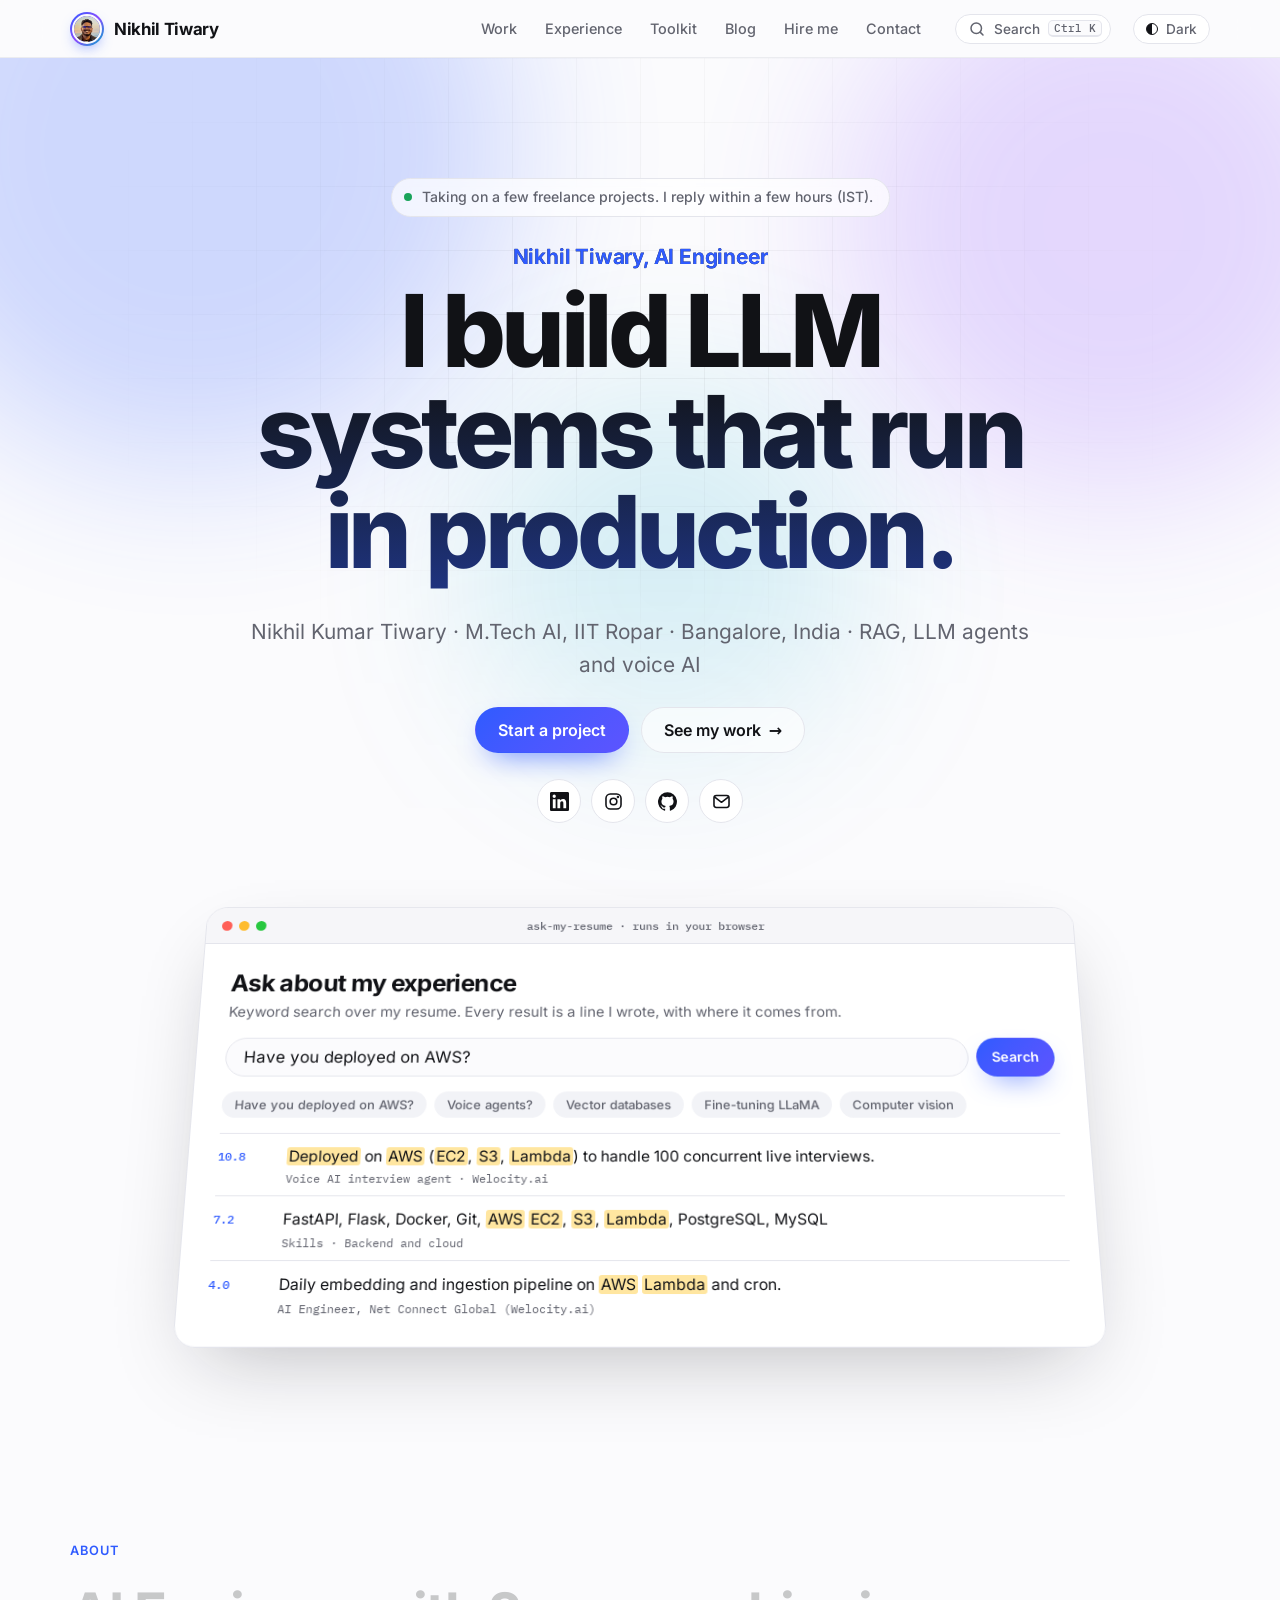
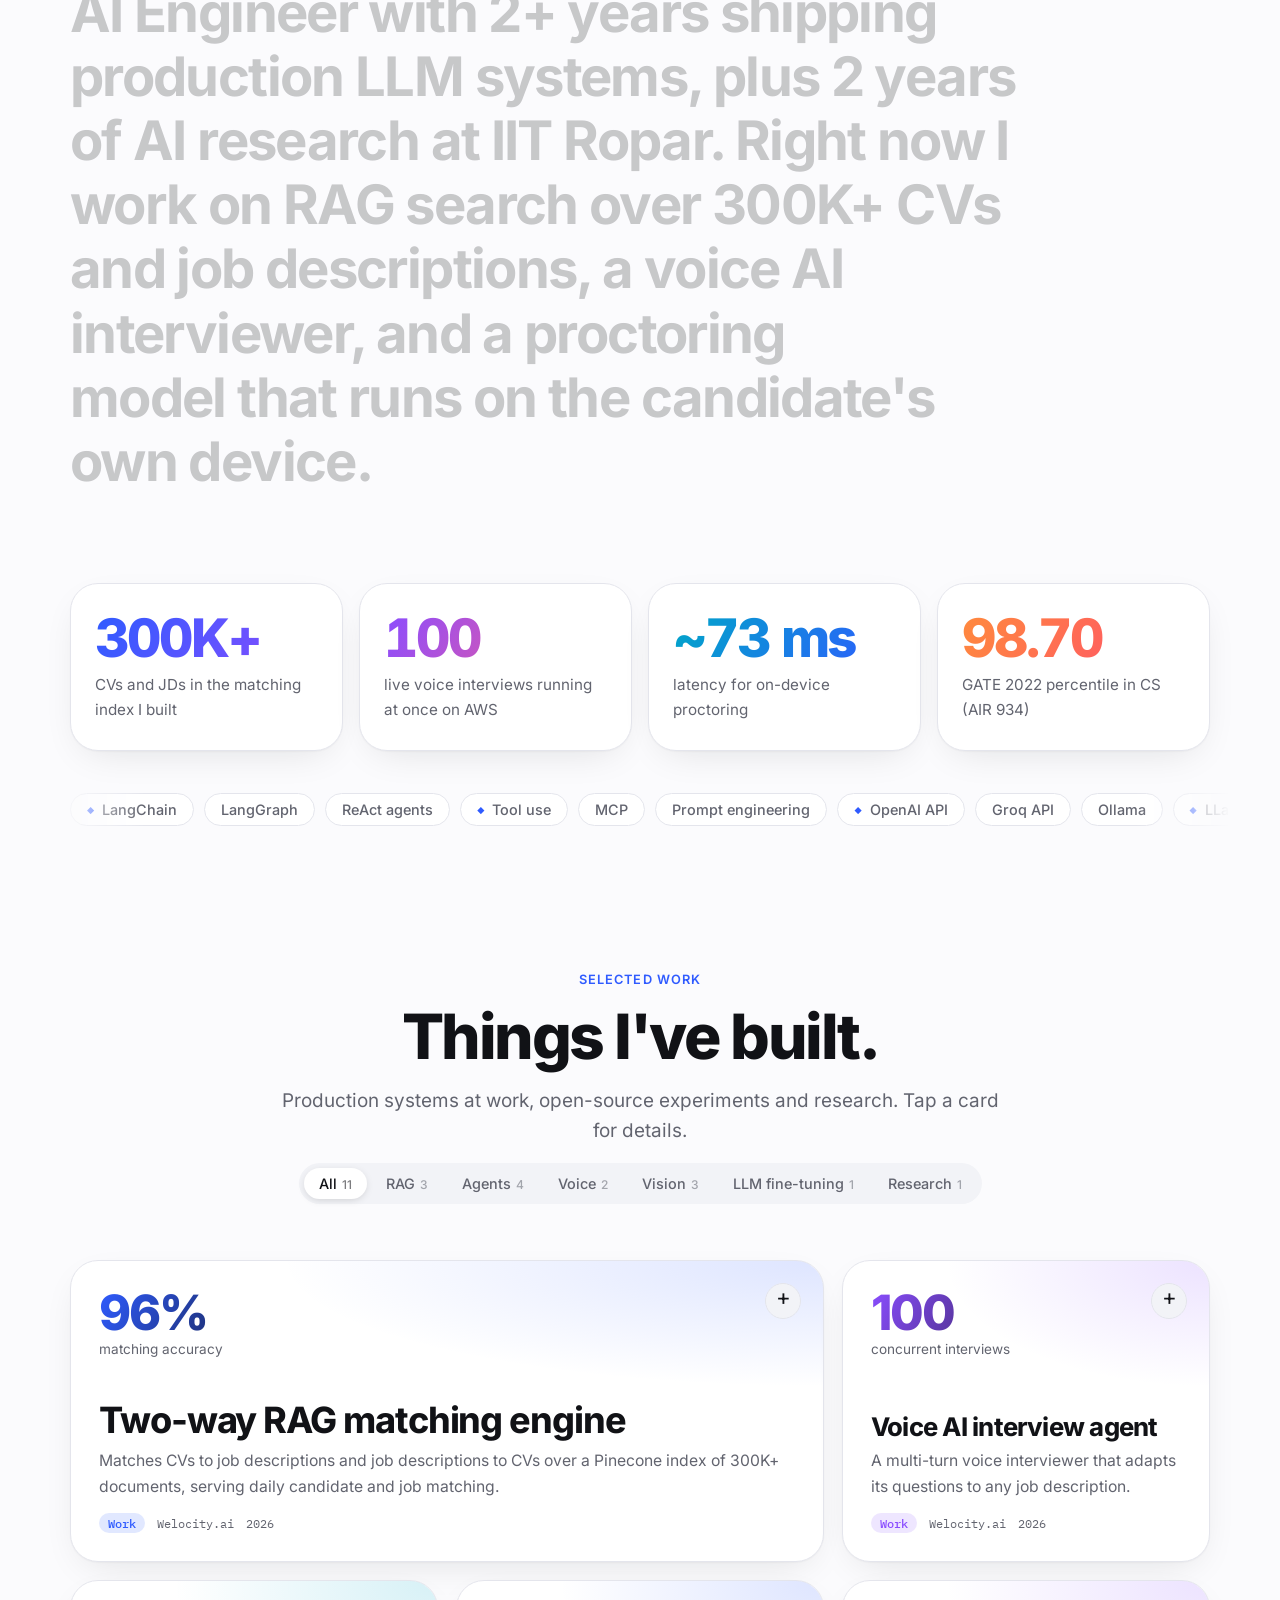
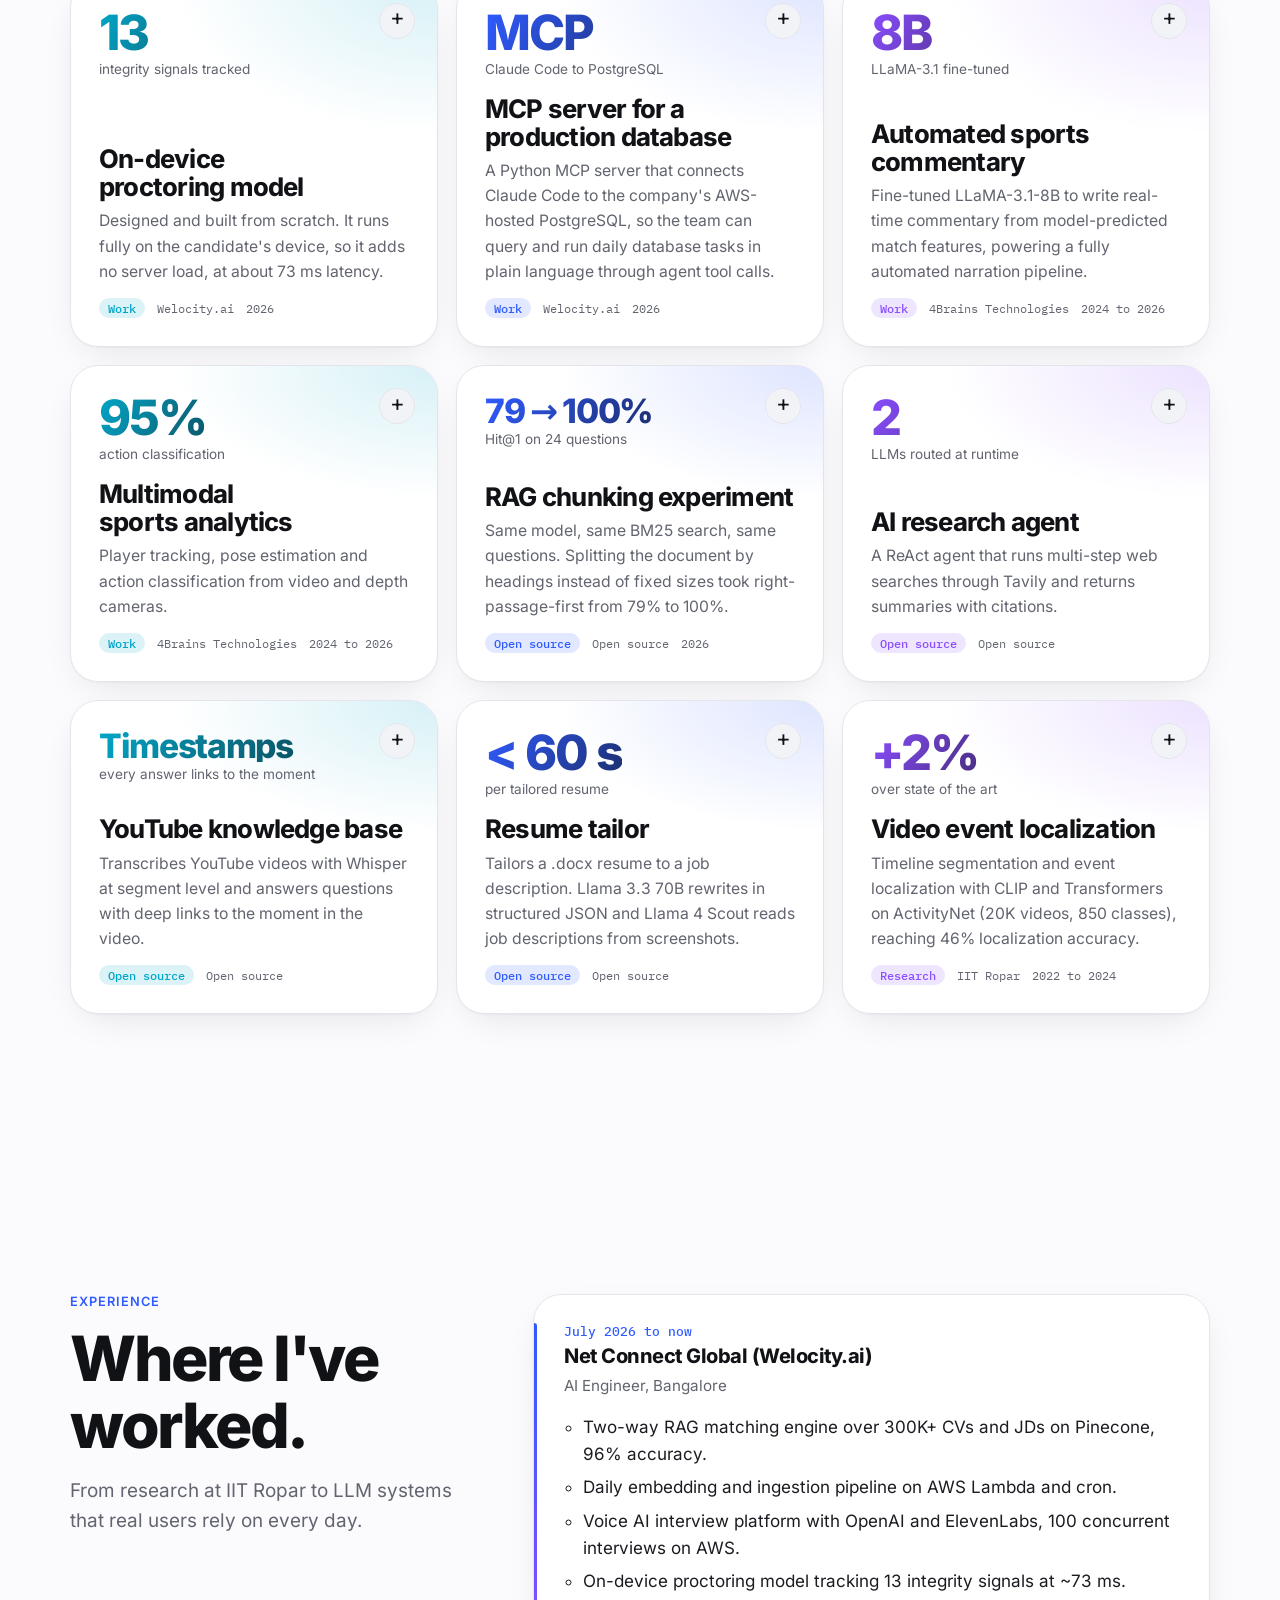
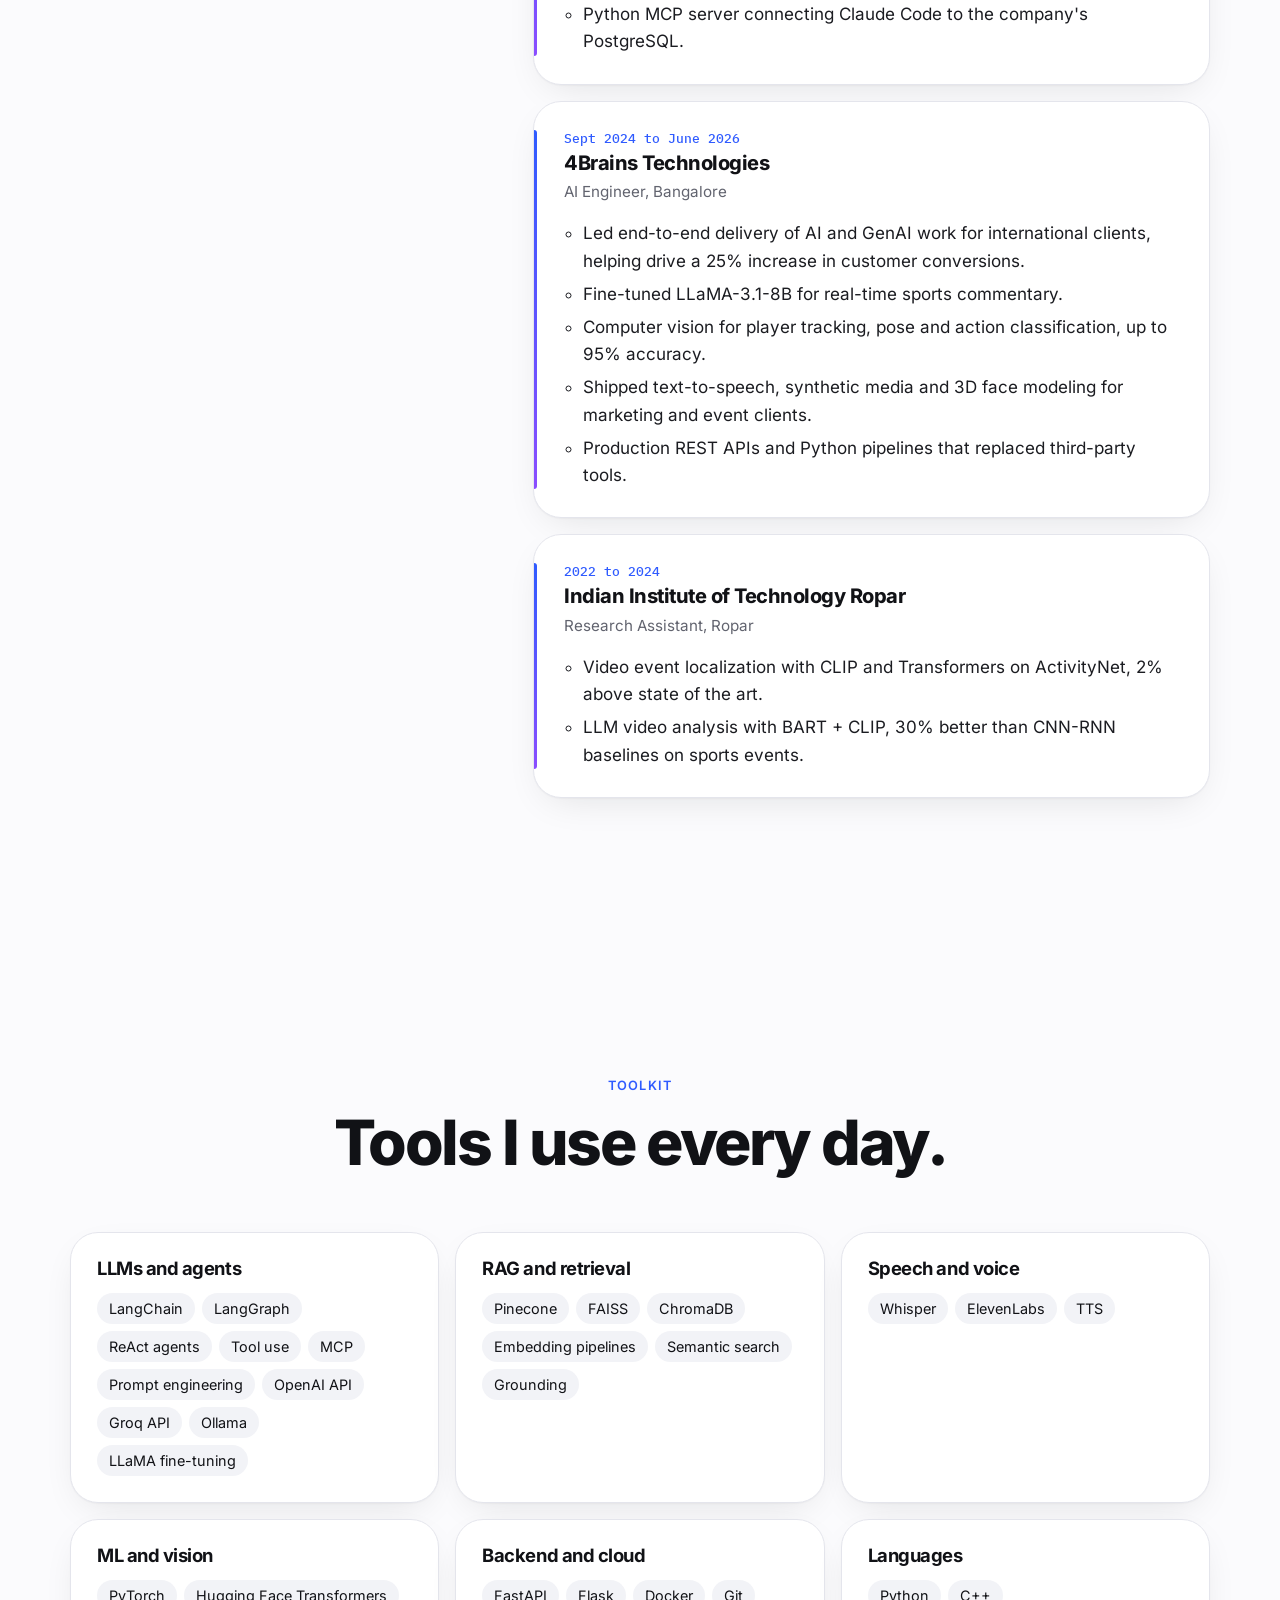
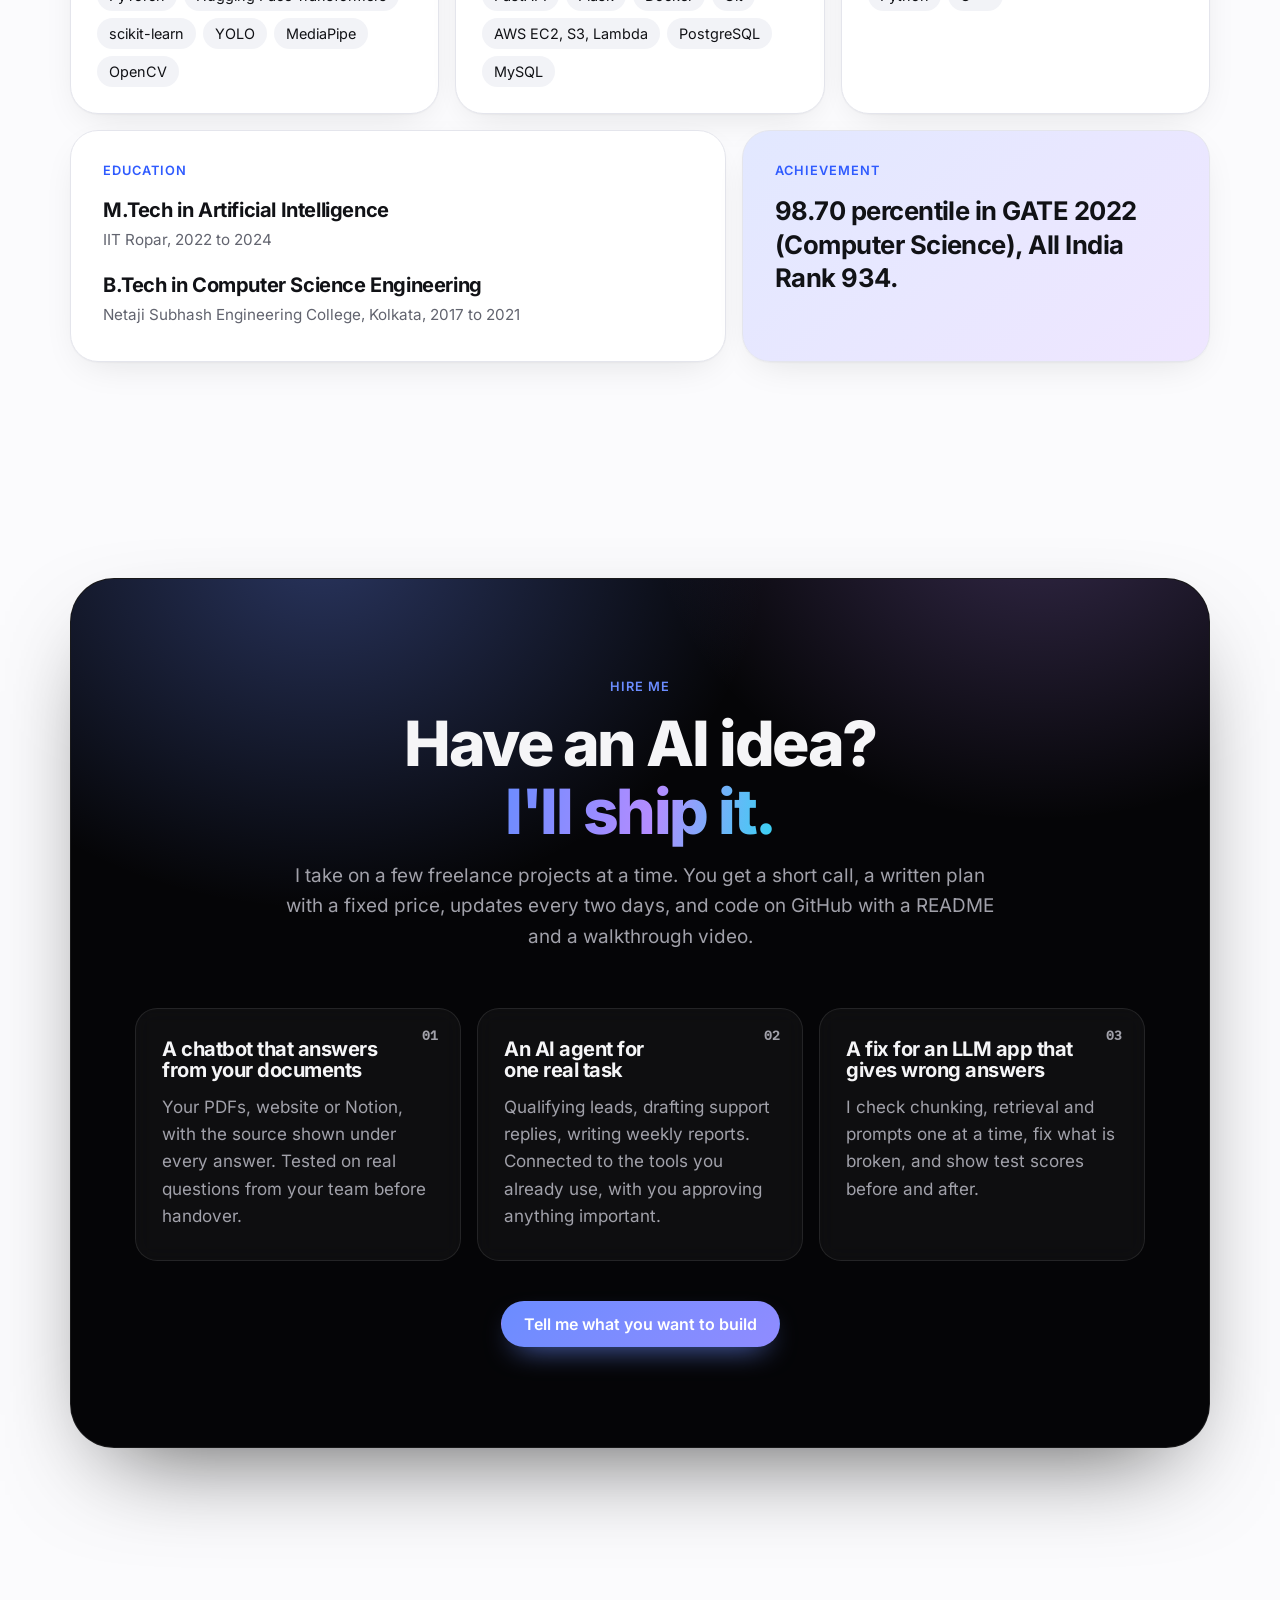
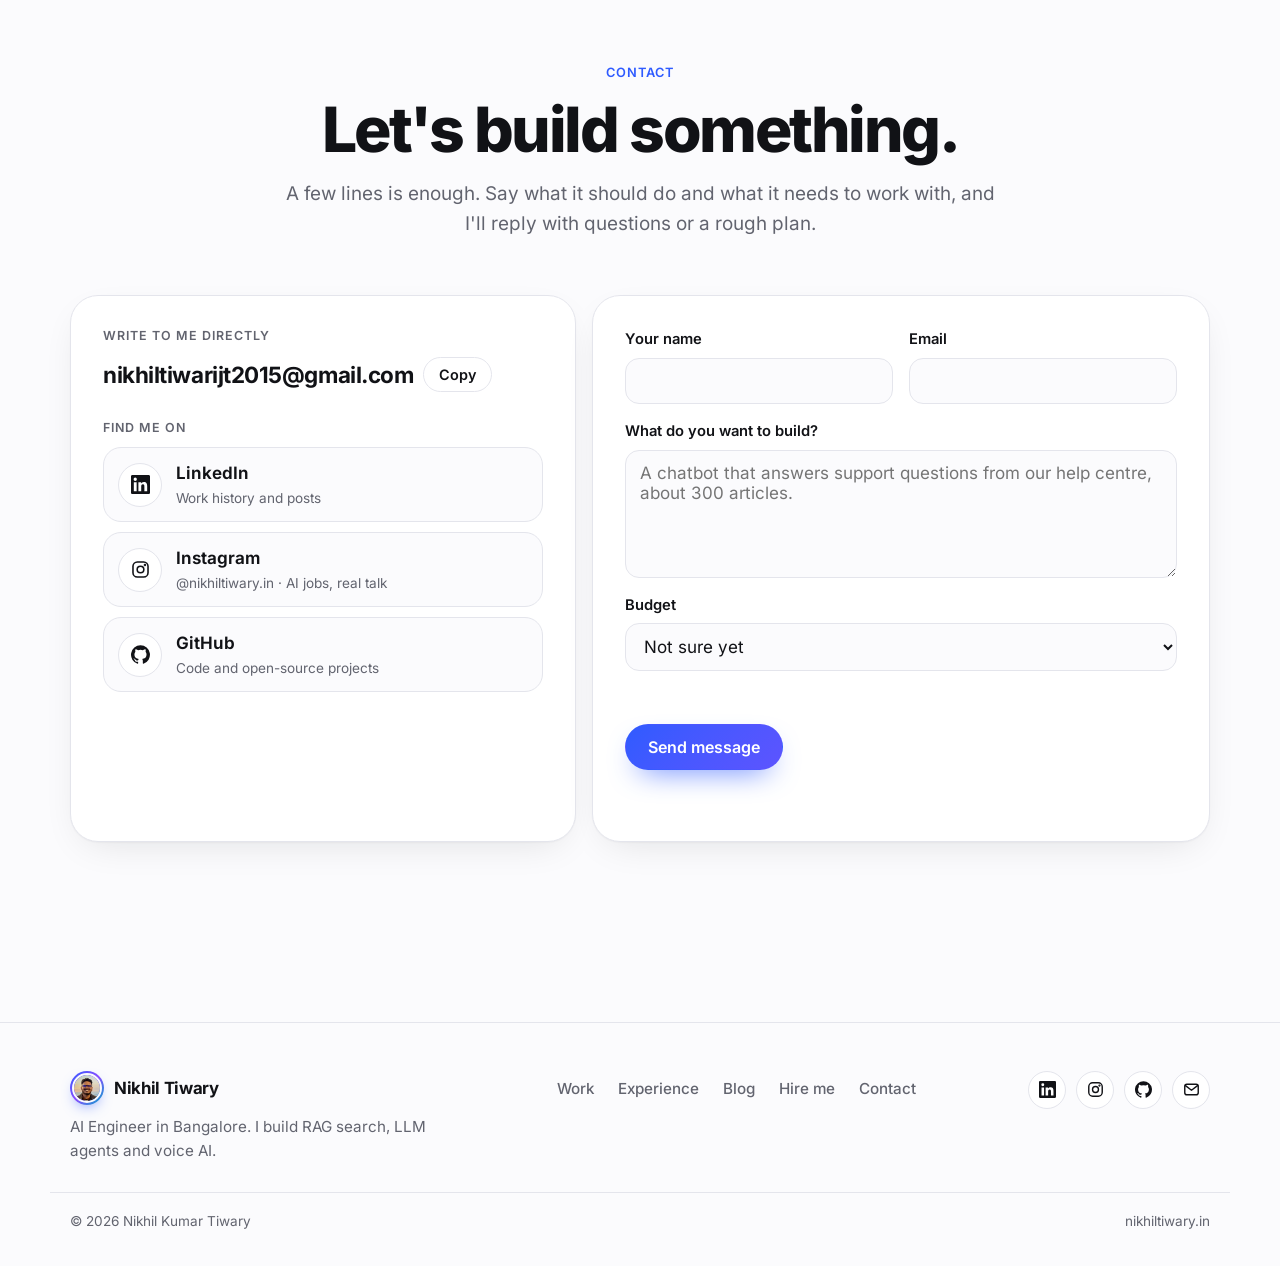
<file: index.html>
<!doctype html>
<html lang="en">
<head>
<meta charset="utf-8">
<meta name="viewport" content="width=device-width, initial-scale=1, viewport-fit=cover">
<!-- SEO: the site address https://nikhiltiwary.in/ also appears in sitemap.xml and robots.txt. -->
<title>Nikhil Tiwary | AI Engineer in Bangalore (Nikhil Kumar Tiwary)</title>
<meta name="description" content="Nikhil Tiwary (Nikhil Kumar Tiwary) is an AI Engineer in Bangalore and IIT Ropar M.Tech who builds production RAG search, LLM agents, voice AI and computer vision. Available for freelance AI projects.">
<meta name="author" content="Nikhil Kumar Tiwary">
<meta name="robots" content="index, follow, max-image-preview:large, max-snippet:-1">
<link rel="canonical" href="https://nikhiltiwary.in/">
<meta name="theme-color" content="#2f5bff">

<meta property="og:type" content="profile">
<meta property="og:site_name" content="Nikhil Tiwary">
<meta property="og:title" content="Nikhil Tiwary, AI Engineer in Bangalore">
<meta property="og:description" content="Production RAG search, LLM agents, voice AI and on-device vision. Available for freelance AI projects.">
<meta property="og:url" content="https://nikhiltiwary.in/">
<meta property="og:locale" content="en_IN">
<meta property="og:image" content="https://nikhiltiwary.in/og-image.png">
<meta property="og:image:width" content="1200">
<meta property="og:image:height" content="630">
<meta property="og:image:alt" content="Nikhil Kumar Tiwary, AI Engineer. RAG search, LLM agents, voice AI and on-device vision.">
<meta property="profile:first_name" content="Nikhil">
<meta property="profile:last_name" content="Tiwary">
<meta name="twitter:card" content="summary_large_image">
<meta name="twitter:image" content="https://nikhiltiwary.in/og-image.png">
<meta name="twitter:title" content="Nikhil Tiwary, AI Engineer in Bangalore">
<meta name="twitter:description" content="Production RAG search, LLM agents, voice AI and on-device vision. Available for freelance AI projects.">

<script type="application/ld+json">
{
  "@context": "https://schema.org",
  "@graph": [
    {
      "@type": "WebSite",
      "@id": "https://nikhiltiwary.in/#website",
      "url": "https://nikhiltiwary.in/",
      "name": "Nikhil Tiwary",
      "alternateName": ["nikhiltiwary", "nikhiltiwary.in", "Nikhil Kumar Tiwary"],
      "inLanguage": "en",
      "publisher": { "@id": "https://nikhiltiwary.in/#person" }
    },
    {
      "@type": "ProfilePage",
      "@id": "https://nikhiltiwary.in/#page",
      "url": "https://nikhiltiwary.in/",
      "name": "Nikhil Tiwary, AI Engineer in Bangalore",
      "isPartOf": { "@id": "https://nikhiltiwary.in/#website" },
      "inLanguage": "en",
      "dateCreated": "2026-11-10T00:00:00+05:30",
      "dateModified": "2026-11-10T23:30:00+05:30",
      "mainEntity": { "@id": "https://nikhiltiwary.in/#person" }
    },
    {
      "@type": "Person",
      "@id": "https://nikhiltiwary.in/#person",
      "name": "Nikhil Kumar Tiwary",
      "alternateName": ["Nikhil Tiwary", "nikhiltiwary", "Nikhil Tiwari", "Nikhil Kumar Tiwari"],
      "image": "https://nikhiltiwary.in/assets/img/profile-source.jpg",
      "givenName": "Nikhil",
      "familyName": "Tiwary",
      "jobTitle": "AI Engineer",
      "description": "AI Engineer building production RAG search, LLM agents, voice AI and on-device computer vision.",
      "url": "https://nikhiltiwary.in/",
      "email": "mailto:nikhiltiwarijt2015@gmail.com",
      "address": { "@type": "PostalAddress", "addressLocality": "Bangalore", "addressRegion": "Karnataka", "addressCountry": "IN" },
      "worksFor": { "@type": "Organization", "name": "Net Connect Global (Welocity.ai)" },
      "alumniOf": [
        { "@type": "CollegeOrUniversity", "name": "Indian Institute of Technology Ropar" },
        { "@type": "CollegeOrUniversity", "name": "Netaji Subhash Engineering College, Kolkata" }
      ],
      "hasCredential": { "@type": "EducationalOccupationalCredential", "credentialCategory": "degree", "name": "M.Tech in Artificial Intelligence, IIT Ropar" },
      "knowsAbout": ["Artificial Intelligence", "Large Language Models", "Retrieval-Augmented Generation", "AI Agents", "Model Context Protocol", "Voice AI", "Computer Vision", "LLM Fine-tuning", "LangChain", "LangGraph", "Pinecone", "FAISS", "PyTorch", "AWS", "Python"],
      "sameAs": ["https://www.linkedin.com/in/nikhil-tiwary007/", "https://github.com/tiwarinikhil", "https://www.instagram.com/nikhiltiwary.in/"]
    }
  ]
}
</script>
<link rel="icon" href="assets/img/favicon-32.png" sizes="32x32" type="image/png">
<link rel="icon" href="assets/img/favicon-48.png" sizes="48x48" type="image/png">
<link rel="apple-touch-icon" href="assets/img/apple-touch-icon.png">
<link rel="preload" href="assets/fonts/inter-latin.woff2" as="font" type="font/woff2" crossorigin>
<link rel="stylesheet" href="assets/css/tokens.css?v=202611102337">
<link rel="stylesheet" href="assets/css/base.css?v=202611102337">
<link rel="stylesheet" href="assets/css/layout.css?v=202611102337">
<link rel="stylesheet" href="assets/css/home.css?v=202611102337">
<link rel="stylesheet" href="assets/css/effects.css?v=202611102337">
<script src="assets/js/core/theme.js?v=202611102337"></script>
</head>
<body class="home">
<a class="skip" href="#main">Skip to content</a>

<header class="top">
  <div class="wrap top-inner">
    <a class="brand" href="#top"><span class="brand-avatar"><img src="assets/img/avatar-96.png" alt="" width="34" height="34"></span><span data-bind="shortName">Nikhil Tiwary</span></a>
    <nav class="nav" aria-label="Sections">
      <a href="#work">Work</a>
      <a href="#experience">Experience</a>
      <a href="#skills">Toolkit</a>
      <a href="blogs.html">Blog</a>
      <a href="#services">Hire me</a>
      <a href="#contact">Contact</a>
    </nav>
    <button class="theme" id="theme-toggle" type="button" aria-label="Switch colour theme">
      <span class="theme-dot" aria-hidden="true"></span><span class="theme-text">Theme</span>
    </button>
  </div>
</header>

<main id="main">
  <!-- Hero -->
  <section class="hero" id="top">
    <div class="wrap hero-inner">
      <p class="hero-pill"><span class="pulse" aria-hidden="true"></span><span data-bind="availability">Taking on a few freelance projects. I reply within a few hours (IST).</span></p>
      <h1 class="hero-title"><span class="hero-name">Nikhil Tiwary, AI Engineer</span> <span data-bind="headline">I build LLM systems that run in production.</span></h1>
      <p class="hero-sub"><span data-bind="name">Nikhil Kumar Tiwary</span> · M.Tech AI, IIT Ropar · <span data-bind="location">Bangalore, India</span> · RAG, LLM agents and voice AI</p>
      <div class="cta-row">
        <a class="btn primary" href="#contact">Start a project</a>
        <a class="btn ghost" href="#work">See my work <span aria-hidden="true">→</span></a>
        <a class="btn ghost" id="resume-link" href="Nikhil-Kumar-Tiwary-Resume.pdf" target="_blank" rel="noopener">Resume</a>
      </div>
      <div class="socials" aria-label="Find me on"><a class="soc" data-social="linkedin" href="https://www.linkedin.com/in/nikhil-tiwary007/" target="_blank" rel="me noopener" aria-label="LinkedIn" title="LinkedIn"><svg viewBox="0 0 24 24" aria-hidden="true"><path fill="currentColor" d="M20.45 20.45h-3.56v-5.57c0-1.33-.02-3.04-1.85-3.04-1.85 0-2.14 1.45-2.14 2.94v5.67H9.35V9h3.41v1.56h.05c.48-.9 1.64-1.85 3.37-1.85 3.6 0 4.27 2.37 4.27 5.46v6.28zM5.34 7.43a2.06 2.06 0 1 1 0-4.13 2.06 2.06 0 0 1 0 4.13zM7.12 20.45H3.56V9h3.56v11.45zM22.22 0H1.77C.79 0 0 .77 0 1.73v20.54C0 23.23.79 24 1.77 24h20.45c.98 0 1.78-.77 1.78-1.73V1.73C24 .77 23.2 0 22.22 0z"/></svg></a><a class="soc" data-social="instagram" href="https://www.instagram.com/nikhiltiwary.in/" target="_blank" rel="me noopener" aria-label="Instagram" title="Instagram"><svg viewBox="0 0 24 24" aria-hidden="true" fill="none" stroke="currentColor" stroke-width="2" stroke-linecap="round" stroke-linejoin="round"><rect x="2.5" y="2.5" width="19" height="19" rx="5.5"/><circle cx="12" cy="12" r="4.2"/><circle cx="17.6" cy="6.4" r=".6" fill="currentColor"/></svg></a><a class="soc" data-social="github" href="https://github.com/tiwarinikhil" target="_blank" rel="me noopener" aria-label="GitHub" title="GitHub"><svg viewBox="0 0 24 24" aria-hidden="true"><path fill="currentColor" d="M12 .3a12 12 0 0 0-3.8 23.38c.6.12.83-.26.83-.57l-.02-2.04c-3.34.73-4.04-1.61-4.04-1.61-.55-1.39-1.34-1.76-1.34-1.76-1.09-.74.08-.73.08-.73 1.2.08 1.84 1.24 1.84 1.24 1.07 1.83 2.81 1.3 3.5 1 .1-.78.42-1.3.76-1.6-2.67-.3-5.47-1.33-5.47-5.93 0-1.31.47-2.38 1.24-3.22-.14-.3-.54-1.52.1-3.18 0 0 1-.32 3.3 1.23a11.5 11.5 0 0 1 6 0c2.28-1.55 3.29-1.23 3.29-1.23.64 1.66.24 2.88.12 3.18a4.65 4.65 0 0 1 1.23 3.22c0 4.61-2.8 5.63-5.48 5.92.42.36.81 1.1.81 2.22l-.01 3.29c0 .31.2.69.82.57A12 12 0 0 0 12 .3"/></svg></a><a class="soc" data-social="email" href="mailto:nikhiltiwarijt2015@gmail.com" aria-label="Email" title="Email"><svg viewBox="0 0 24 24" aria-hidden="true" fill="none" stroke="currentColor" stroke-width="2" stroke-linecap="round" stroke-linejoin="round"><rect x="2.5" y="4.5" width="19" height="15" rx="3"/><path d="m3.5 6.5 8.5 6.5 8.5-6.5"/></svg></a></div>
    </div>

    <!-- Live resume search, shown as an app window -->
    <div class="wrap showcase">
      <aside class="window ask" aria-labelledby="ask-title">
        <div class="win-bar" aria-hidden="true"><span class="dots"><i></i><i></i><i></i></span><span class="win-title">ask-my-resume · runs in your browser</span></div>
        <div class="win-body">
          <div class="ask-head">
            <h2 id="ask-title">Ask about my experience</h2>
            <p class="ask-note">Keyword search over my resume. Every result is a line I wrote, with where it comes from.</p>
          </div>
          <form class="ask-form" id="ask-form" role="search">
            <label class="sr" for="ask-input">Question</label>
            <input id="ask-input" type="search" autocomplete="off" placeholder="Have you deployed on AWS?" value="Have you deployed on AWS?">
            <button class="btn primary small" type="submit">Search</button>
          </form>
          <div class="chips" id="ask-chips" aria-label="Example questions"></div>
          <ol class="hits" id="ask-hits" aria-live="polite"></ol>
        </div>
      </aside>
    </div>
  </section>

  <!-- Big statement, words light up as you scroll -->
  <section class="statement-wrap wrap" aria-label="About me">
    <p class="kicker">About</p>
    <p class="statement" data-words data-bind="intro">AI Engineer with 2+ years shipping production LLM systems, plus 2 years of AI research at IIT Ropar. Right now I work on RAG search over 300K+ CVs and job descriptions, a voice AI interviewer, and a proctoring model that runs on the candidate's own device.</p>
  </section>

  <!-- Numbers -->
  <section class="stats wrap" aria-label="In numbers">
    <dl class="stat-row" id="stats"><!--pre--><div class="stat"><dt>300K+</dt><dd>CVs and JDs in the matching index I built</dd></div><div class="stat"><dt>100</dt><dd>live voice interviews running at once on AWS</dd></div><div class="stat"><dt>~73 ms</dt><dd>latency for on-device proctoring</dd></div><div class="stat"><dt>98.70</dt><dd>GATE 2022 percentile in CS (AIR 934)</dd></div><!--/pre--></dl>
  </section>

  <!-- Projects -->
  <section class="section wrap" id="work">
    <div class="section-head center">
      <p class="kicker">Selected work</p>
      <h2>Things I've built.</h2>
      <p class="section-sub">Production systems at work, open-source experiments and research. Tap a card for details.</p>
      <div class="filters" id="filters" role="group" aria-label="Filter projects"><!--pre--><button class="filter" type="button" data-tag="All" aria-pressed="true">All<span class="n">11</span></button><button class="filter" type="button" data-tag="RAG" aria-pressed="false">RAG<span class="n">3</span></button><button class="filter" type="button" data-tag="Agents" aria-pressed="false">Agents<span class="n">4</span></button><button class="filter" type="button" data-tag="Voice" aria-pressed="false">Voice<span class="n">2</span></button><button class="filter" type="button" data-tag="Vision" aria-pressed="false">Vision<span class="n">3</span></button><button class="filter" type="button" data-tag="LLM fine-tuning" aria-pressed="false">LLM fine-tuning<span class="n">1</span></button><button class="filter" type="button" data-tag="Research" aria-pressed="false">Research<span class="n">1</span></button><!--/pre--></div>
    </div>
    <ul class="projects" id="projects"><!--pre--><li class="project" data-tags="RAG"><button class="project-btn" type="button" aria-expanded="false" aria-controls="p-more-0"><div class="p-meta"><span class="p-kind">Work</span><span>Welocity.ai</span><span>2026</span></div><div class="p-main"><h3>Two-way RAG matching engine</h3><p class="p-sum">Matches CVs to job descriptions and job descriptions to CVs over a Pinecone index of 300K+ documents, serving daily candidate and job matching.</p><span class="p-toggle">Show details</span></div><div class="p-metric"><b>96%</b><span>matching accuracy</span></div><div class="p-more" id="p-more-0" hidden=""><ul><li>I own the embedding and ingestion pipeline that keeps the index fresh every day.</li><li>Scheduled jobs on AWS Lambda and cron handle the daily refresh.</li></ul><div class="p-stack"><span>Pinecone</span><span>Embeddings</span><span>AWS Lambda</span><span>Python</span></div></div></button></li><li class="project" data-tags="Agents|Voice"><button class="project-btn" type="button" aria-expanded="false" aria-controls="p-more-1"><div class="p-meta"><span class="p-kind">Work</span><span>Welocity.ai</span><span>2026</span></div><div class="p-main"><h3>Voice AI interview agent</h3><p class="p-sum">A multi-turn voice interviewer that adapts its questions to any job description.</p><span class="p-toggle">Show details</span></div><div class="p-metric"><b>100</b><span>concurrent interviews</span></div><div class="p-more" id="p-more-1" hidden=""><ul><li>Built on OpenAI LLMs with ElevenLabs voice.</li><li>Deployed on AWS (EC2, S3, Lambda) to handle 100 concurrent live interviews.</li></ul><div class="p-stack"><span>OpenAI</span><span>ElevenLabs</span><span>AWS EC2</span><span>S3</span></div></div></button></li><li class="project" data-tags="Vision"><button class="project-btn" type="button" aria-expanded="false" aria-controls="p-more-2"><div class="p-meta"><span class="p-kind">Work</span><span>Welocity.ai</span><span>2026</span></div><div class="p-main"><h3>On-device proctoring model</h3><p class="p-sum">Designed and built from scratch. It runs fully on the candidate's device, so it adds no server load, at about 73 ms latency.</p><span class="p-toggle">Show details</span></div><div class="p-metric"><b>13</b><span>integrity signals tracked</span></div><div class="p-more" id="p-more-2" hidden=""><ul><li>Combines D-FINE, MediaPipe Face and Hand Landmarkers, and OpenCV YuNet and SFace.</li></ul><div class="p-stack"><span>D-FINE</span><span>MediaPipe</span><span>OpenCV</span></div></div></button></li><li class="project" data-tags="Agents"><button class="project-btn" type="button" aria-expanded="false" aria-controls="p-more-3"><div class="p-meta"><span class="p-kind">Work</span><span>Welocity.ai</span><span>2026</span></div><div class="p-main"><h3>MCP server for a production database</h3><p class="p-sum">A Python MCP server that connects Claude Code to the company's AWS-hosted PostgreSQL, so the team can query and run daily database tasks in plain language through agent tool calls.</p><span class="p-toggle">Show details</span></div><div class="p-metric"><b>MCP</b><span>Claude Code to PostgreSQL</span></div><div class="p-more" id="p-more-3" hidden=""><div class="p-stack"><span>Python</span><span>MCP</span><span>PostgreSQL</span><span>AWS</span></div></div></button></li><li class="project" data-tags="LLM fine-tuning"><button class="project-btn" type="button" aria-expanded="false" aria-controls="p-more-4"><div class="p-meta"><span class="p-kind">Work</span><span>4Brains Technologies</span><span>2024 to 2026</span></div><div class="p-main"><h3>Automated sports commentary</h3><p class="p-sum">Fine-tuned LLaMA-3.1-8B to write real-time commentary from model-predicted match features, powering a fully automated narration pipeline.</p><span class="p-toggle">Show details</span></div><div class="p-metric"><b>8B</b><span>LLaMA-3.1 fine-tuned</span></div><div class="p-more" id="p-more-4" hidden=""><div class="p-stack"><span>LLaMA-3.1-8B</span><span>Fine-tuning</span><span>PyTorch</span></div></div></button></li><li class="project" data-tags="Vision"><button class="project-btn" type="button" aria-expanded="false" aria-controls="p-more-5"><div class="p-meta"><span class="p-kind">Work</span><span>4Brains Technologies</span><span>2024 to 2026</span></div><div class="p-main"><h3>Multimodal sports analytics</h3><p class="p-sum">Player tracking, pose estimation and action classification from video and depth cameras.</p><span class="p-toggle">Show details</span></div><div class="p-metric"><b>95%</b><span>action classification</span></div><div class="p-more" id="p-more-5" hidden=""><ul><li>Built with MediaPipe, OAK-D, 3D-CNNs and U-Net.</li></ul><div class="p-stack"><span>MediaPipe</span><span>OAK-D</span><span>3D-CNN</span><span>U-Net</span></div></div></button></li><li class="project" data-tags="RAG"><button class="project-btn" type="button" aria-expanded="false" aria-controls="p-more-6"><div class="p-meta"><span class="p-kind">Open source</span><span>Open source</span><span>2026</span></div><div class="p-main"><h3>RAG chunking experiment</h3><p class="p-sum">Same model, same BM25 search, same questions. Splitting the document by headings instead of fixed sizes took right-passage-first from 79% to 100%.</p><span class="p-toggle">Show details</span></div><div class="p-metric long"><b>79 → 100%</b><span>Hit@1 on 24 questions</span></div><div class="p-more" id="p-more-6" hidden=""><ul><li>Fixed 300 characters: 79%. Fixed 800 characters: 88%. Split by headings: 100%.</li><li>Each chunk carries its heading path, for example "Leave Policy &gt; Sick leave".</li></ul><div class="p-stack"><span>Python</span><span>BM25</span><span>Eval set</span></div><a class="p-link" href="https://github.com/tiwarinikhil/ai-portfolio" target="_blank" rel="noopener">View the code on GitHub</a></div></button></li><li class="project" data-tags="Agents"><button class="project-btn" type="button" aria-expanded="false" aria-controls="p-more-7"><div class="p-meta"><span class="p-kind">Open source</span><span>Open source</span></div><div class="p-main"><h3>AI research agent</h3><p class="p-sum">A ReAct agent that runs multi-step web searches through Tavily and returns summaries with citations.</p><span class="p-toggle">Show details</span></div><div class="p-metric"><b>2</b><span>LLMs routed at runtime</span></div><div class="p-more" id="p-more-7" hidden=""><ul><li>A routing layer switches between GPT-4o and Groq Llama 3.3 70B.</li><li>Step-by-step reasoning logs trace every answer to its sources.</li></ul><div class="p-stack"><span>LangChain</span><span>Groq</span><span>OpenAI</span><span>Tavily</span><span>Gradio</span></div><a class="p-link" href="https://github.com/tiwarinikhil/ai-research-agent" target="_blank" rel="noopener">View the code on GitHub</a></div></button></li><li class="project" data-tags="RAG|Voice"><button class="project-btn" type="button" aria-expanded="false" aria-controls="p-more-8"><div class="p-meta"><span class="p-kind">Open source</span><span>Open source</span></div><div class="p-main"><h3>YouTube knowledge base</h3><p class="p-sum">Transcribes YouTube videos with Whisper at segment level and answers questions with deep links to the moment in the video.</p><span class="p-toggle">Show details</span></div><div class="p-metric long"><b>Timestamps</b><span>every answer links to the moment</span></div><div class="p-more" id="p-more-8" hidden=""><ul><li>FAISS and sentence-transformers for search, with caching across audio, transcripts and embeddings.</li><li>Swappable LLM layer: Ollama Llama 3 or GPT-4o-mini.</li></ul><div class="p-stack"><span>Whisper</span><span>FAISS</span><span>LangChain</span><span>Ollama</span></div><a class="p-link" href="https://github.com/tiwarinikhil/yt-knowledge-base" target="_blank" rel="noopener">View the code on GitHub</a></div></button></li><li class="project" data-tags="Agents"><button class="project-btn" type="button" aria-expanded="false" aria-controls="p-more-9"><div class="p-meta"><span class="p-kind">Open source</span><span>Open source</span></div><div class="p-main"><h3>Resume tailor</h3><p class="p-sum">Tailors a .docx resume to a job description. Llama 3.3 70B rewrites in structured JSON and Llama 4 Scout reads job descriptions from screenshots.</p><span class="p-toggle">Show details</span></div><div class="p-metric"><b>&lt; 60 s</b><span>per tailored resume</span></div><div class="p-more" id="p-more-9" hidden=""><ul><li>Grounding checks compare every rewritten bullet with the original, so the model cannot invent metrics or skills.</li></ul><div class="p-stack"><span>Groq</span><span>Llama 3.3 70B</span><span>Llama 4 Scout</span><span>JSON Schema</span></div><a class="p-link" href="https://github.com/tiwarinikhil/resume-tailor" target="_blank" rel="noopener">View the code on GitHub</a></div></button></li><li class="project" data-tags="Research|Vision"><button class="project-btn" type="button" aria-expanded="false" aria-controls="p-more-10"><div class="p-meta"><span class="p-kind">Research</span><span>IIT Ropar</span><span>2022 to 2024</span></div><div class="p-main"><h3>Video event localization</h3><p class="p-sum">Timeline segmentation and event localization with CLIP and Transformers on ActivityNet (20K videos, 850 classes), reaching 46% localization accuracy.</p><span class="p-toggle">Show details</span></div><div class="p-metric"><b>+2%</b><span>over state of the art</span></div><div class="p-more" id="p-more-10" hidden=""><ul><li>A related BART + CLIP pipeline gave 30% better semantic understanding of sports events than CNN-RNN baselines.</li></ul><div class="p-stack"><span>CLIP</span><span>Transformers</span><span>BART</span><span>PyTorch</span></div></div></button></li><!--/pre--></ul>
  </section>

  <!-- Experience -->
  <section class="section wrap exp" id="experience">
    <div class="exp-side">
      <p class="kicker">Experience</p>
      <h2>Where I've worked.</h2>
      <p class="section-sub">From research at IIT Ropar to LLM systems that real users rely on every day.</p>
    </div>
    <ol class="timeline" id="timeline"><!--pre--><li class="job"><div class="job-dates">July 2026 to now</div><h3>Net Connect Global (Welocity.ai)</h3><p class="job-role">AI Engineer, Bangalore</p><ul><li>Two-way RAG matching engine over 300K+ CVs and JDs on Pinecone, 96% accuracy.</li><li>Daily embedding and ingestion pipeline on AWS Lambda and cron.</li><li>Voice AI interview platform with OpenAI and ElevenLabs, 100 concurrent interviews on AWS.</li><li>On-device proctoring model tracking 13 integrity signals at ~73 ms.</li><li>Python MCP server connecting Claude Code to the company's PostgreSQL.</li></ul></li><li class="job"><div class="job-dates">Sept 2024 to June 2026</div><h3>4Brains Technologies</h3><p class="job-role">AI Engineer, Bangalore</p><ul><li>Led end-to-end delivery of AI and GenAI work for international clients, helping drive a 25% increase in customer conversions.</li><li>Fine-tuned LLaMA-3.1-8B for real-time sports commentary.</li><li>Computer vision for player tracking, pose and action classification, up to 95% accuracy.</li><li>Shipped text-to-speech, synthetic media and 3D face modeling for marketing and event clients.</li><li>Production REST APIs and Python pipelines that replaced third-party tools.</li></ul></li><li class="job"><div class="job-dates">2022 to 2024</div><h3>Indian Institute of Technology Ropar</h3><p class="job-role">Research Assistant, Ropar</p><ul><li>Video event localization with CLIP and Transformers on ActivityNet, 2% above state of the art.</li><li>LLM video analysis with BART + CLIP, 30% better than CNN-RNN baselines on sports events.</li></ul></li><!--/pre--></ol>
  </section>

  <!-- Toolkit + education -->
  <section class="section wrap" id="skills">
    <div class="section-head center">
      <p class="kicker">Toolkit</p>
      <h2>Tools I use every day.</h2>
    </div>
    <div class="skills" id="skill-groups"><!--pre--><div class="skill-group"><h3>LLMs and agents</h3><div class="skill-items"><span>LangChain</span><span>LangGraph</span><span>ReAct agents</span><span>Tool use</span><span>MCP</span><span>Prompt engineering</span><span>OpenAI API</span><span>Groq API</span><span>Ollama</span><span>LLaMA fine-tuning</span></div></div><div class="skill-group"><h3>RAG and retrieval</h3><div class="skill-items"><span>Pinecone</span><span>FAISS</span><span>ChromaDB</span><span>Embedding pipelines</span><span>Semantic search</span><span>Grounding</span></div></div><div class="skill-group"><h3>Speech and voice</h3><div class="skill-items"><span>Whisper</span><span>ElevenLabs</span><span>TTS</span></div></div><div class="skill-group"><h3>ML and vision</h3><div class="skill-items"><span>PyTorch</span><span>Hugging Face Transformers</span><span>scikit-learn</span><span>YOLO</span><span>MediaPipe</span><span>OpenCV</span></div></div><div class="skill-group"><h3>Backend and cloud</h3><div class="skill-items"><span>FastAPI</span><span>Flask</span><span>Docker</span><span>Git</span><span>AWS EC2, S3, Lambda</span><span>PostgreSQL</span><span>MySQL</span></div></div><div class="skill-group"><h3>Languages</h3><div class="skill-items"><span>Python</span><span>C++</span></div></div><!--/pre--></div>
    <div class="edu-row">
      <div class="tile edu-tile">
        <p class="kicker">Education</p>
        <ul class="edu" id="education"><!--pre--><li><b>M.Tech in Artificial Intelligence</b><span>IIT Ropar, 2022 to 2024</span></li><li><b>B.Tech in Computer Science Engineering</b><span>Netaji Subhash Engineering College, Kolkata, 2017 to 2021</span></li><!--/pre--></ul>
      </div>
      <div class="tile achieve-tile">
        <p class="kicker">Achievement</p>
        <p class="achieve" id="achievements"><!--pre-->98.70 percentile in GATE 2022 (Computer Science), All India Rank 934.<!--/pre--></p>
      </div>
    </div>
  </section>

  <!-- Services, dark band -->
  <section class="section services-band" id="services">
    <div class="wrap">
      <div class="dark-panel">
        <div class="section-head center">
          <p class="kicker">Hire me</p>
          <h2>Have an AI idea?<br><span class="grad">I'll ship it.</span></h2>
          <p class="section-sub">I take on a few freelance projects at a time. You get a short call, a written plan with a fixed price, updates every two days, and code on GitHub with a README and a walkthrough video.</p>
        </div>
        <div class="services" id="service-list"><!--pre--><div class="service"><h3>A chatbot that answers from your documents</h3><p>Your PDFs, website or Notion, with the source shown under every answer. Tested on real questions from your team before handover.</p></div><div class="service"><h3>An AI agent for one real task</h3><p>Qualifying leads, drafting support replies, writing weekly reports. Connected to the tools you already use, with you approving anything important.</p></div><div class="service"><h3>A fix for an LLM app that gives wrong answers</h3><p>I check chunking, retrieval and prompts one at a time, fix what is broken, and show test scores before and after.</p></div><!--/pre--></div>
        <div class="center-row"><a class="btn primary" href="#contact">Tell me what you want to build</a></div>
      </div>
    </div>
  </section>

  <!-- Contact -->
  <section class="section wrap contact-sec" id="contact">
    <div class="section-head center">
      <p class="kicker">Contact</p>
      <h2>Let's build something.</h2>
      <p class="section-sub">A few lines is enough. Say what it should do and what it needs to work with, and I'll reply with questions or a rough plan.</p>
    </div>
    <div class="contact">
      <div class="contact-text tile">
        <p class="label">Write to me directly</p>
        <div class="email-row">
          <a class="email" id="email-link" href="mailto:nikhiltiwarijt2015@gmail.com">nikhiltiwarijt2015@gmail.com</a>
          <button class="btn small ghost" id="copy-email" type="button">Copy</button>
        </div>
        <p class="phone" id="phone-line" hidden></p>
        <p class="label">Find me on</p>
        <div class="social-list">
          <a class="soc-big" data-social="linkedin" href="https://www.linkedin.com/in/nikhil-tiwary007/" target="_blank" rel="me noopener"><span class="soc"><svg viewBox="0 0 24 24" aria-hidden="true"><path fill="currentColor" d="M20.45 20.45h-3.56v-5.57c0-1.33-.02-3.04-1.85-3.04-1.85 0-2.14 1.45-2.14 2.94v5.67H9.35V9h3.41v1.56h.05c.48-.9 1.64-1.85 3.37-1.85 3.6 0 4.27 2.37 4.27 5.46v6.28zM5.34 7.43a2.06 2.06 0 1 1 0-4.13 2.06 2.06 0 0 1 0 4.13zM7.12 20.45H3.56V9h3.56v11.45zM22.22 0H1.77C.79 0 0 .77 0 1.73v20.54C0 23.23.79 24 1.77 24h20.45c.98 0 1.78-.77 1.78-1.73V1.73C24 .77 23.2 0 22.22 0z"/></svg></span><span><b>LinkedIn</b><small>Work history and posts</small></span></a>
          <a class="soc-big" data-social="instagram" href="https://www.instagram.com/nikhiltiwary.in/" target="_blank" rel="me noopener"><span class="soc"><svg viewBox="0 0 24 24" aria-hidden="true" fill="none" stroke="currentColor" stroke-width="2" stroke-linecap="round" stroke-linejoin="round"><rect x="2.5" y="2.5" width="19" height="19" rx="5.5"/><circle cx="12" cy="12" r="4.2"/><circle cx="17.6" cy="6.4" r=".6" fill="currentColor"/></svg></span><span><b>Instagram</b><small>@nikhiltiwary.in · AI jobs, real talk</small></span></a>
          <a class="soc-big" data-social="github" href="https://github.com/tiwarinikhil" target="_blank" rel="me noopener"><span class="soc"><svg viewBox="0 0 24 24" aria-hidden="true"><path fill="currentColor" d="M12 .3a12 12 0 0 0-3.8 23.38c.6.12.83-.26.83-.57l-.02-2.04c-3.34.73-4.04-1.61-4.04-1.61-.55-1.39-1.34-1.76-1.34-1.76-1.09-.74.08-.73.08-.73 1.2.08 1.84 1.24 1.84 1.24 1.07 1.83 2.81 1.3 3.5 1 .1-.78.42-1.3.76-1.6-2.67-.3-5.47-1.33-5.47-5.93 0-1.31.47-2.38 1.24-3.22-.14-.3-.54-1.52.1-3.18 0 0 1-.32 3.3 1.23a11.5 11.5 0 0 1 6 0c2.28-1.55 3.29-1.23 3.29-1.23.64 1.66.24 2.88.12 3.18a4.65 4.65 0 0 1 1.23 3.22c0 4.61-2.8 5.63-5.48 5.92.42.36.81 1.1.81 2.22l-.01 3.29c0 .31.2.69.82.57A12 12 0 0 0 12 .3"/></svg></span><span><b>GitHub</b><small>Code and open-source projects</small></span></a>
        </div>
      </div>

      <form class="form tile" id="contact-form" novalidate>
        <div class="field-row">
          <div class="field">
            <label for="f-name">Your name</label>
            <input id="f-name" name="name" type="text" autocomplete="name" required>
          </div>
          <div class="field">
            <label for="f-email">Email</label>
            <input id="f-email" name="email" type="email" autocomplete="email" required>
          </div>
        </div>
        <div class="field">
          <label for="f-what">What do you want to build?</label>
          <textarea id="f-what" name="message" rows="5" required placeholder="A chatbot that answers support questions from our help centre, about 300 articles."></textarea>
        </div>
        <div class="field">
          <label for="f-budget">Budget</label>
          <select id="f-budget" name="budget">
            <option value="Not sure yet">Not sure yet</option>
            <option value="Under $500">Under $500</option>
            <option value="$500 to $1,500">$500 to $1,500</option>
            <option value="Over $1,500">Over $1,500</option>
          </select>
        </div>
        <input type="text" name="_gotcha" class="trap" tabindex="-1" autocomplete="off" aria-hidden="true">
        <button class="btn primary" type="submit" id="f-submit">Send message</button>
        <p class="form-status" id="form-status" role="status"></p>
      </form>
    </div>
  </section>
</main>

<footer class="foot">
  <div class="wrap foot-inner">
    <div class="foot-brand"><a class="brand" href="./"><span class="brand-avatar"><img src="assets/img/avatar-96.png" alt="" width="34" height="34"></span>Nikhil Tiwary</a><p>AI Engineer in Bangalore. I build RAG search, LLM agents and voice AI.</p></div>
    <nav class="foot-nav" aria-label="Footer"><a href="./#work">Work</a><a href="./#experience">Experience</a><a href="blogs.html">Blog</a><a href="./#services">Hire me</a><a href="./#contact">Contact</a></nav>
    <div class="socials small" aria-label="Find me on"><a class="soc" data-social="linkedin" href="https://www.linkedin.com/in/nikhil-tiwary007/" target="_blank" rel="me noopener" aria-label="LinkedIn" title="LinkedIn"><svg viewBox="0 0 24 24" aria-hidden="true"><path fill="currentColor" d="M20.45 20.45h-3.56v-5.57c0-1.33-.02-3.04-1.85-3.04-1.85 0-2.14 1.45-2.14 2.94v5.67H9.35V9h3.41v1.56h.05c.48-.9 1.64-1.85 3.37-1.85 3.6 0 4.27 2.37 4.27 5.46v6.28zM5.34 7.43a2.06 2.06 0 1 1 0-4.13 2.06 2.06 0 0 1 0 4.13zM7.12 20.45H3.56V9h3.56v11.45zM22.22 0H1.77C.79 0 0 .77 0 1.73v20.54C0 23.23.79 24 1.77 24h20.45c.98 0 1.78-.77 1.78-1.73V1.73C24 .77 23.2 0 22.22 0z"/></svg></a><a class="soc" data-social="instagram" href="https://www.instagram.com/nikhiltiwary.in/" target="_blank" rel="me noopener" aria-label="Instagram" title="Instagram"><svg viewBox="0 0 24 24" aria-hidden="true" fill="none" stroke="currentColor" stroke-width="2" stroke-linecap="round" stroke-linejoin="round"><rect x="2.5" y="2.5" width="19" height="19" rx="5.5"/><circle cx="12" cy="12" r="4.2"/><circle cx="17.6" cy="6.4" r=".6" fill="currentColor"/></svg></a><a class="soc" data-social="github" href="https://github.com/tiwarinikhil" target="_blank" rel="me noopener" aria-label="GitHub" title="GitHub"><svg viewBox="0 0 24 24" aria-hidden="true"><path fill="currentColor" d="M12 .3a12 12 0 0 0-3.8 23.38c.6.12.83-.26.83-.57l-.02-2.04c-3.34.73-4.04-1.61-4.04-1.61-.55-1.39-1.34-1.76-1.34-1.76-1.09-.74.08-.73.08-.73 1.2.08 1.84 1.24 1.84 1.24 1.07 1.83 2.81 1.3 3.5 1 .1-.78.42-1.3.76-1.6-2.67-.3-5.47-1.33-5.47-5.93 0-1.31.47-2.38 1.24-3.22-.14-.3-.54-1.52.1-3.18 0 0 1-.32 3.3 1.23a11.5 11.5 0 0 1 6 0c2.28-1.55 3.29-1.23 3.29-1.23.64 1.66.24 2.88.12 3.18a4.65 4.65 0 0 1 1.23 3.22c0 4.61-2.8 5.63-5.48 5.92.42.36.81 1.1.81 2.22l-.01 3.29c0 .31.2.69.82.57A12 12 0 0 0 12 .3"/></svg></a><a class="soc" data-social="email" href="mailto:nikhiltiwarijt2015@gmail.com" aria-label="Email" title="Email"><svg viewBox="0 0 24 24" aria-hidden="true" fill="none" stroke="currentColor" stroke-width="2" stroke-linecap="round" stroke-linejoin="round"><rect x="2.5" y="4.5" width="19" height="15" rx="3"/><path d="m3.5 6.5 8.5 6.5 8.5-6.5"/></svg></a></div>
  </div>
  <div class="wrap foot-base"><p>&copy; <span id="year">2026</span> Nikhil Kumar Tiwary</p><p>nikhiltiwary.in</p></div>
</footer>

<script src="content/data.js?v=202611102337"></script>
<script src="assets/js/core/util.js?v=202611102337"></script>
<script src="assets/js/home/render.js?v=202611102337"></script>
<script src="assets/js/home/resume-search.js?v=202611102337"></script>
<script src="assets/js/home/contact.js?v=202611102337"></script>
<script src="assets/js/core/header.js?v=202611102337"></script>
<script src="assets/js/core/palette.js?v=202611102337"></script>
<script src="assets/js/core/motion.js?v=202611102337"></script>
</body>
</html>
</file>
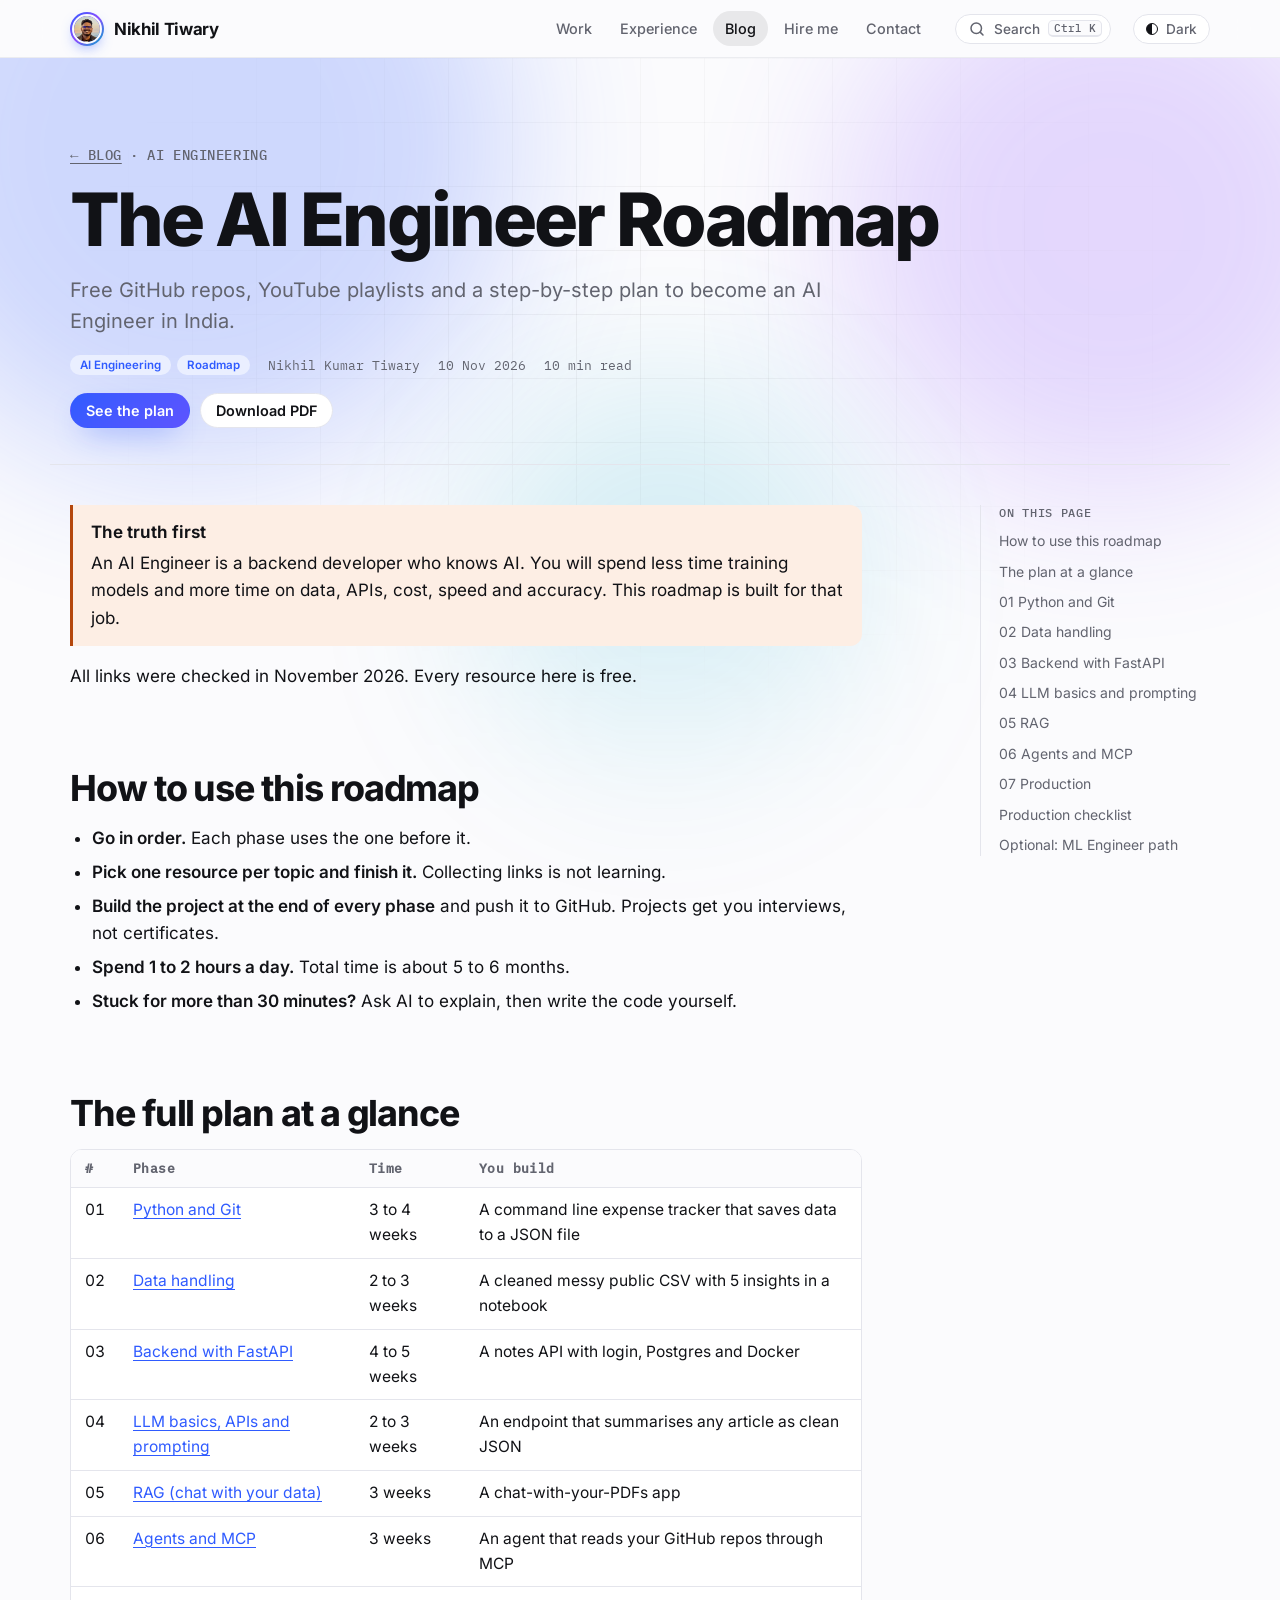
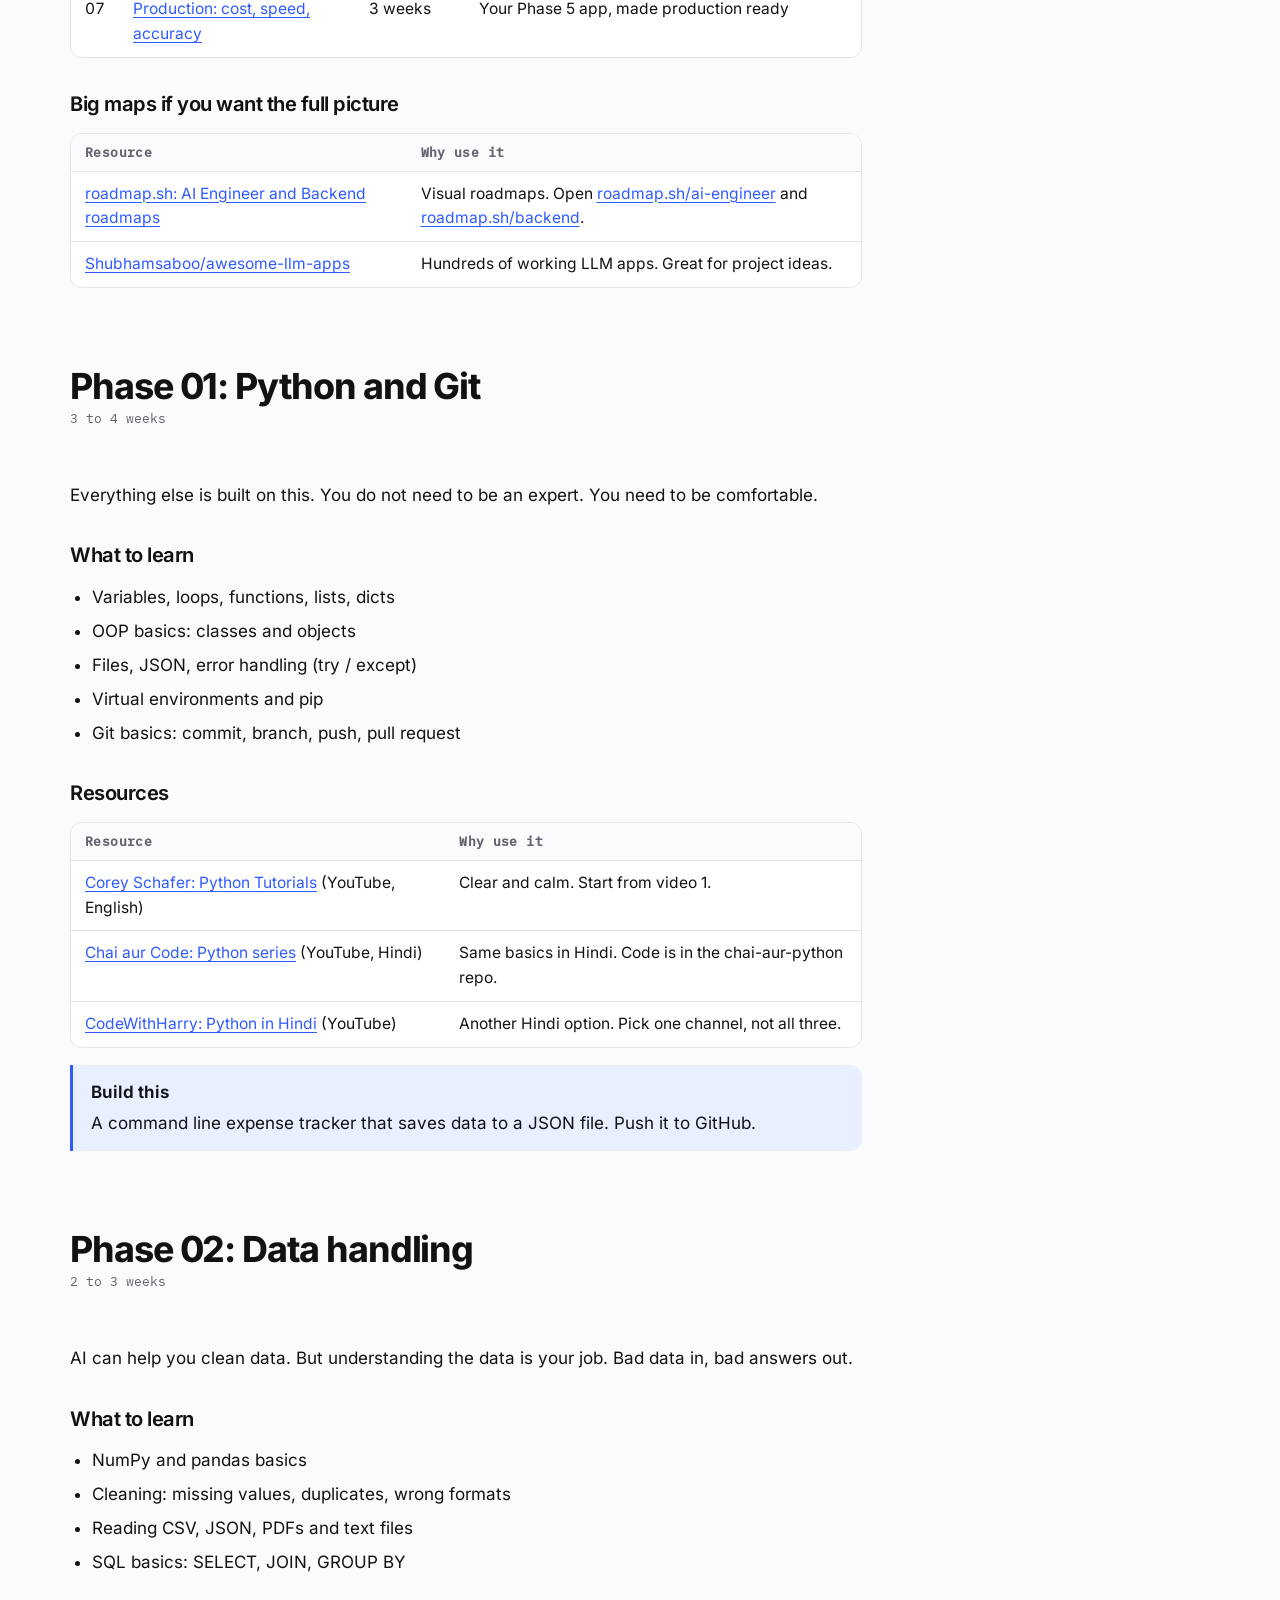
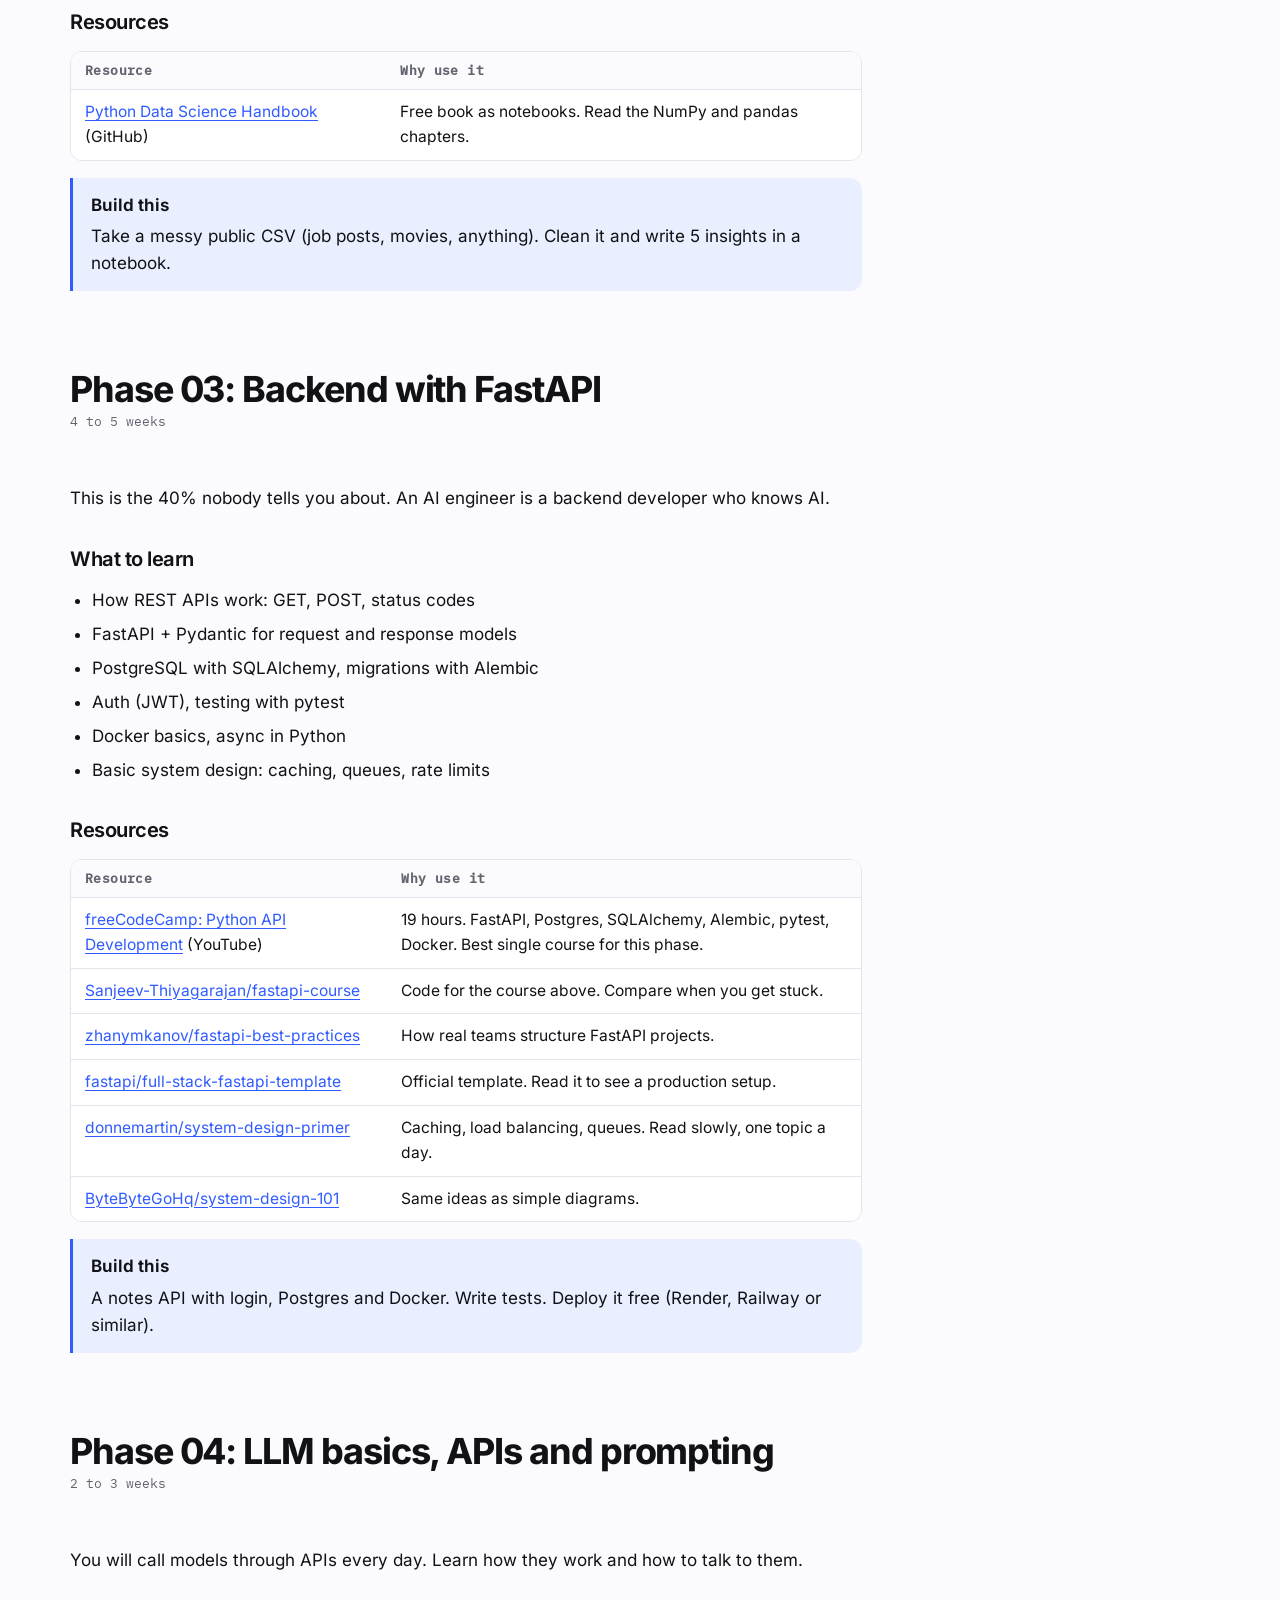
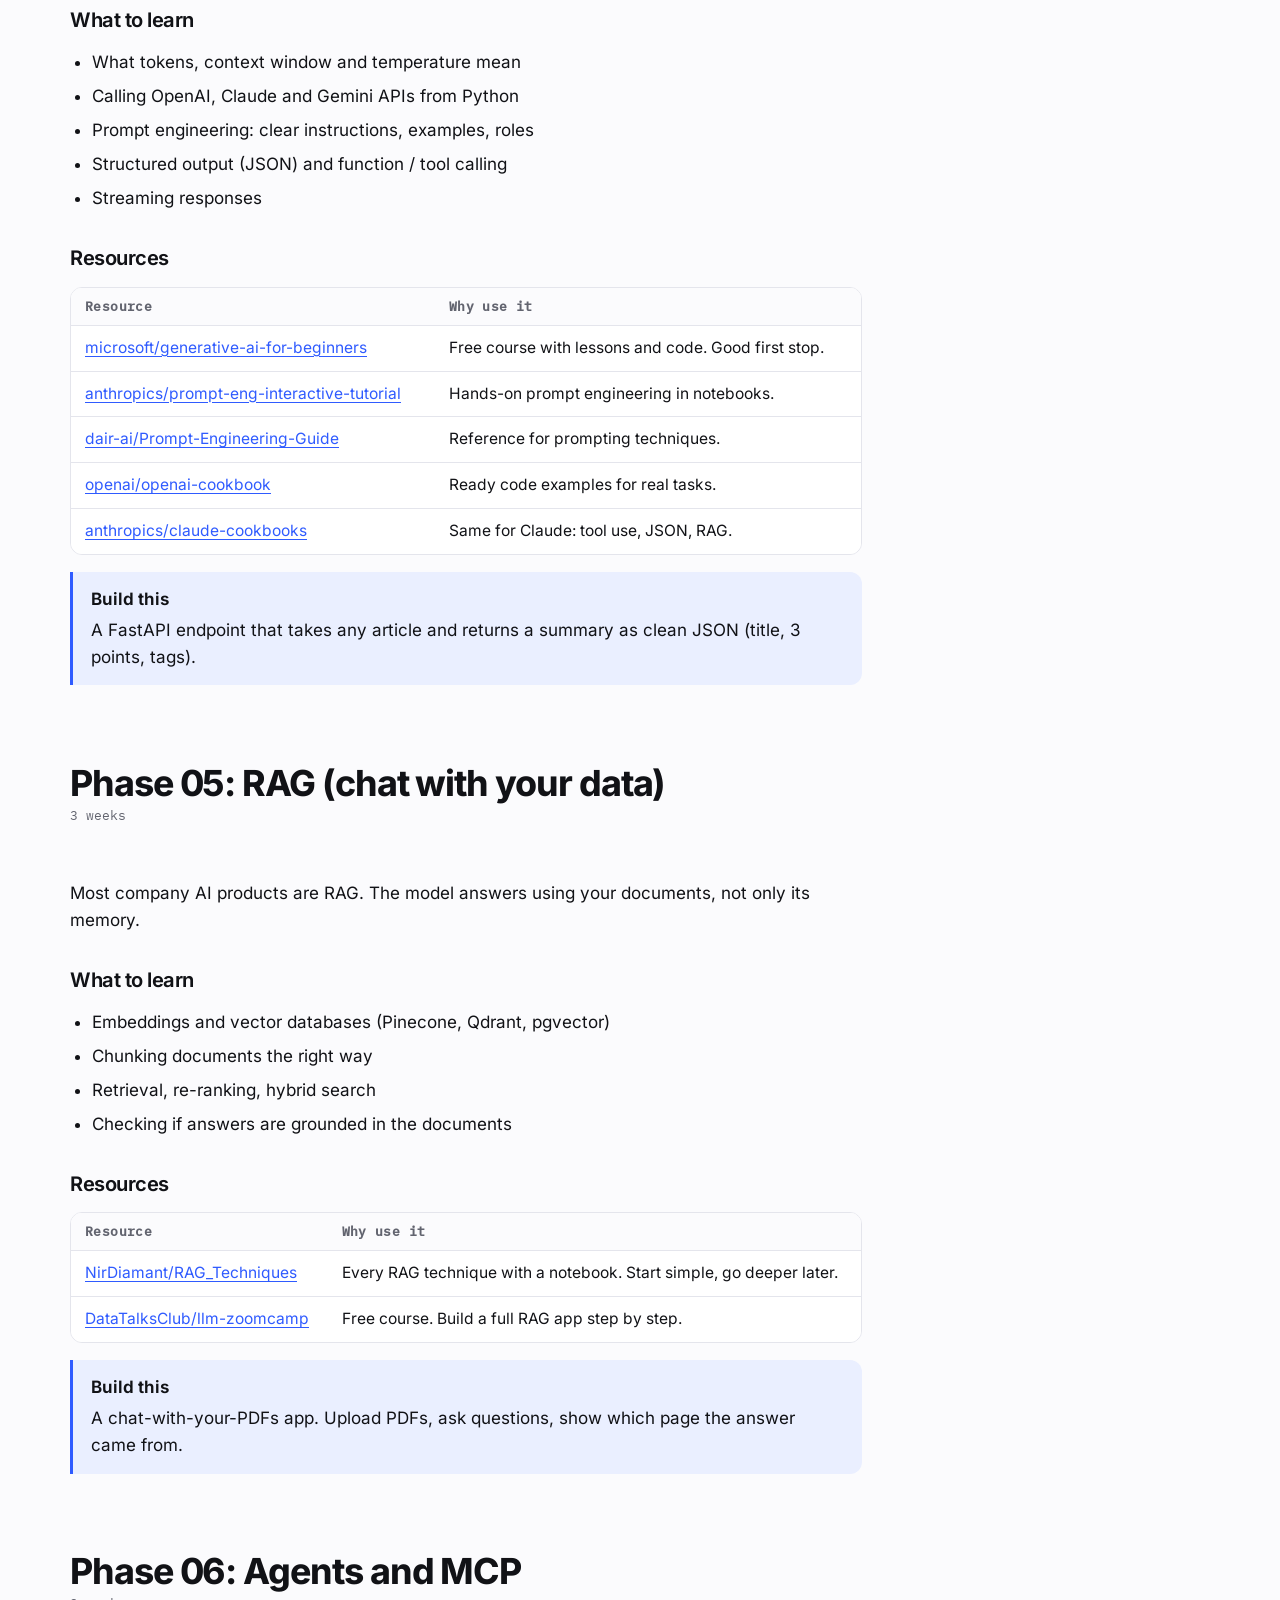
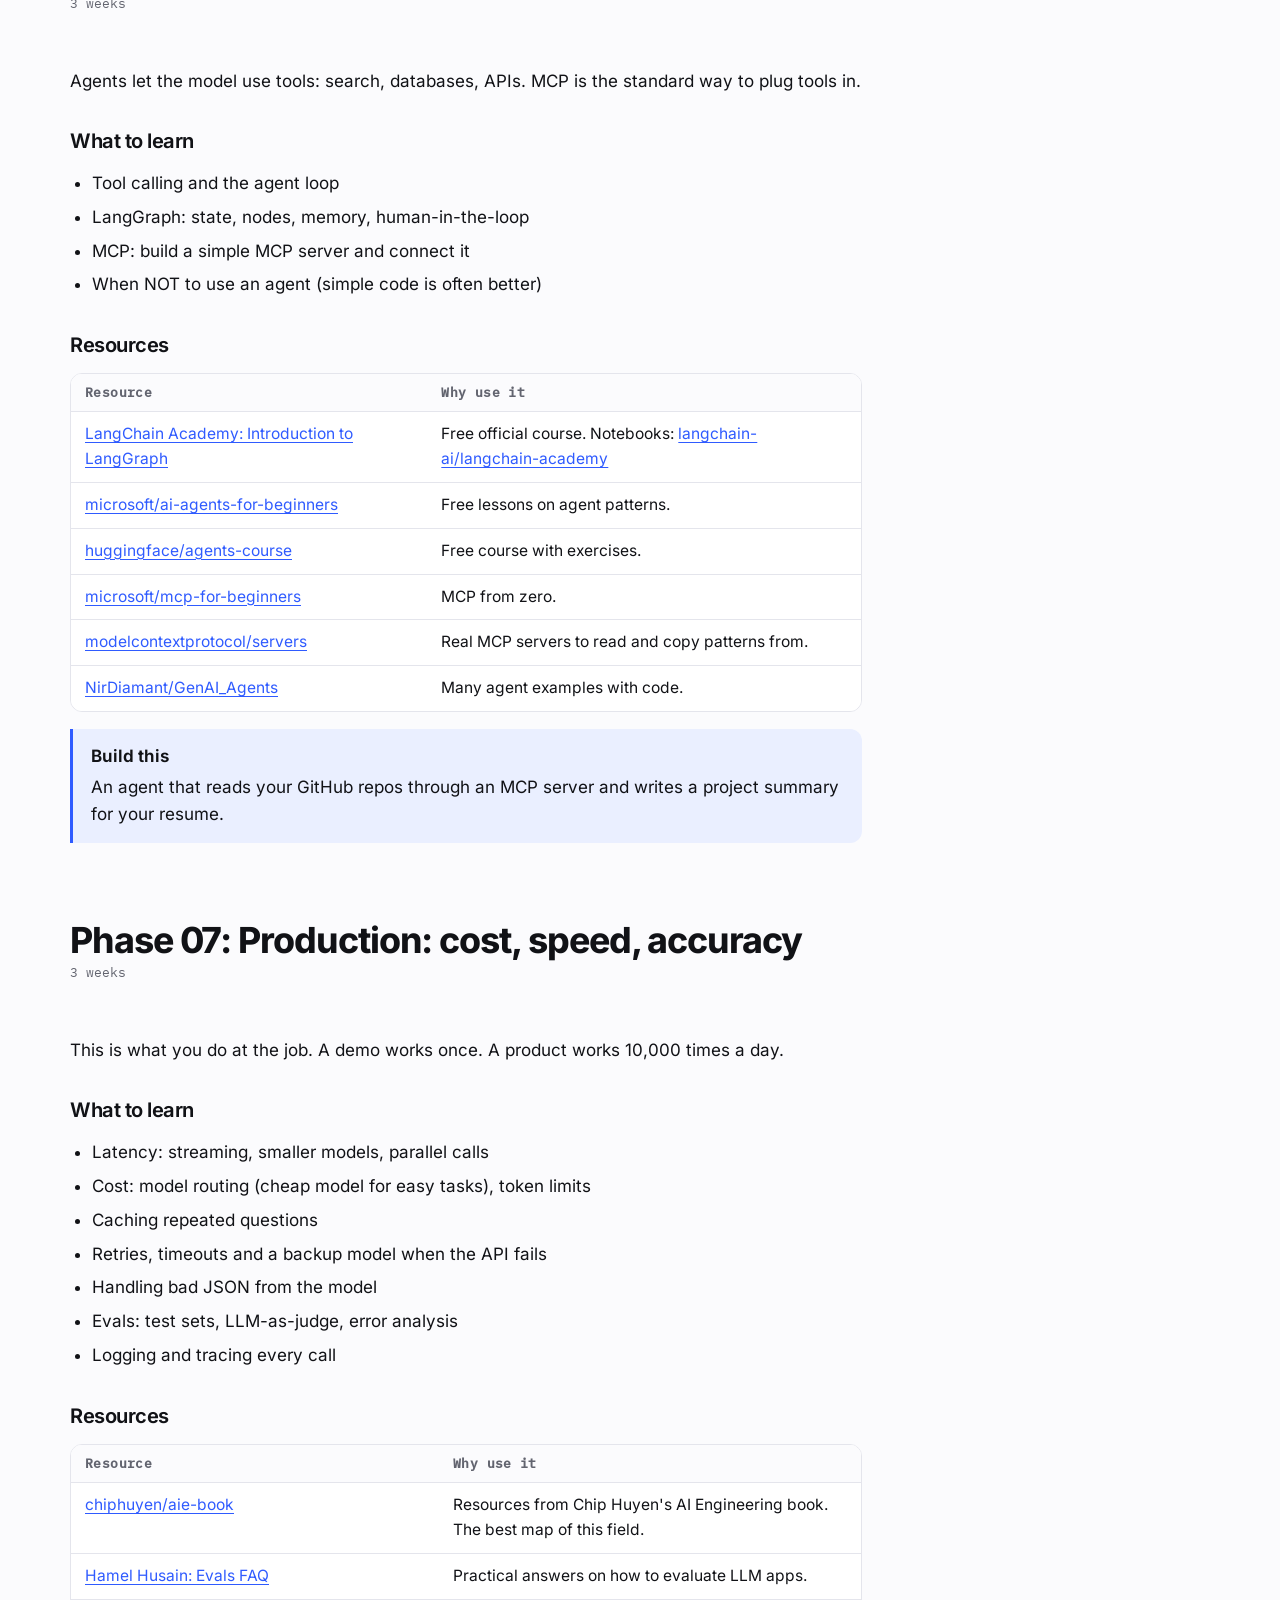
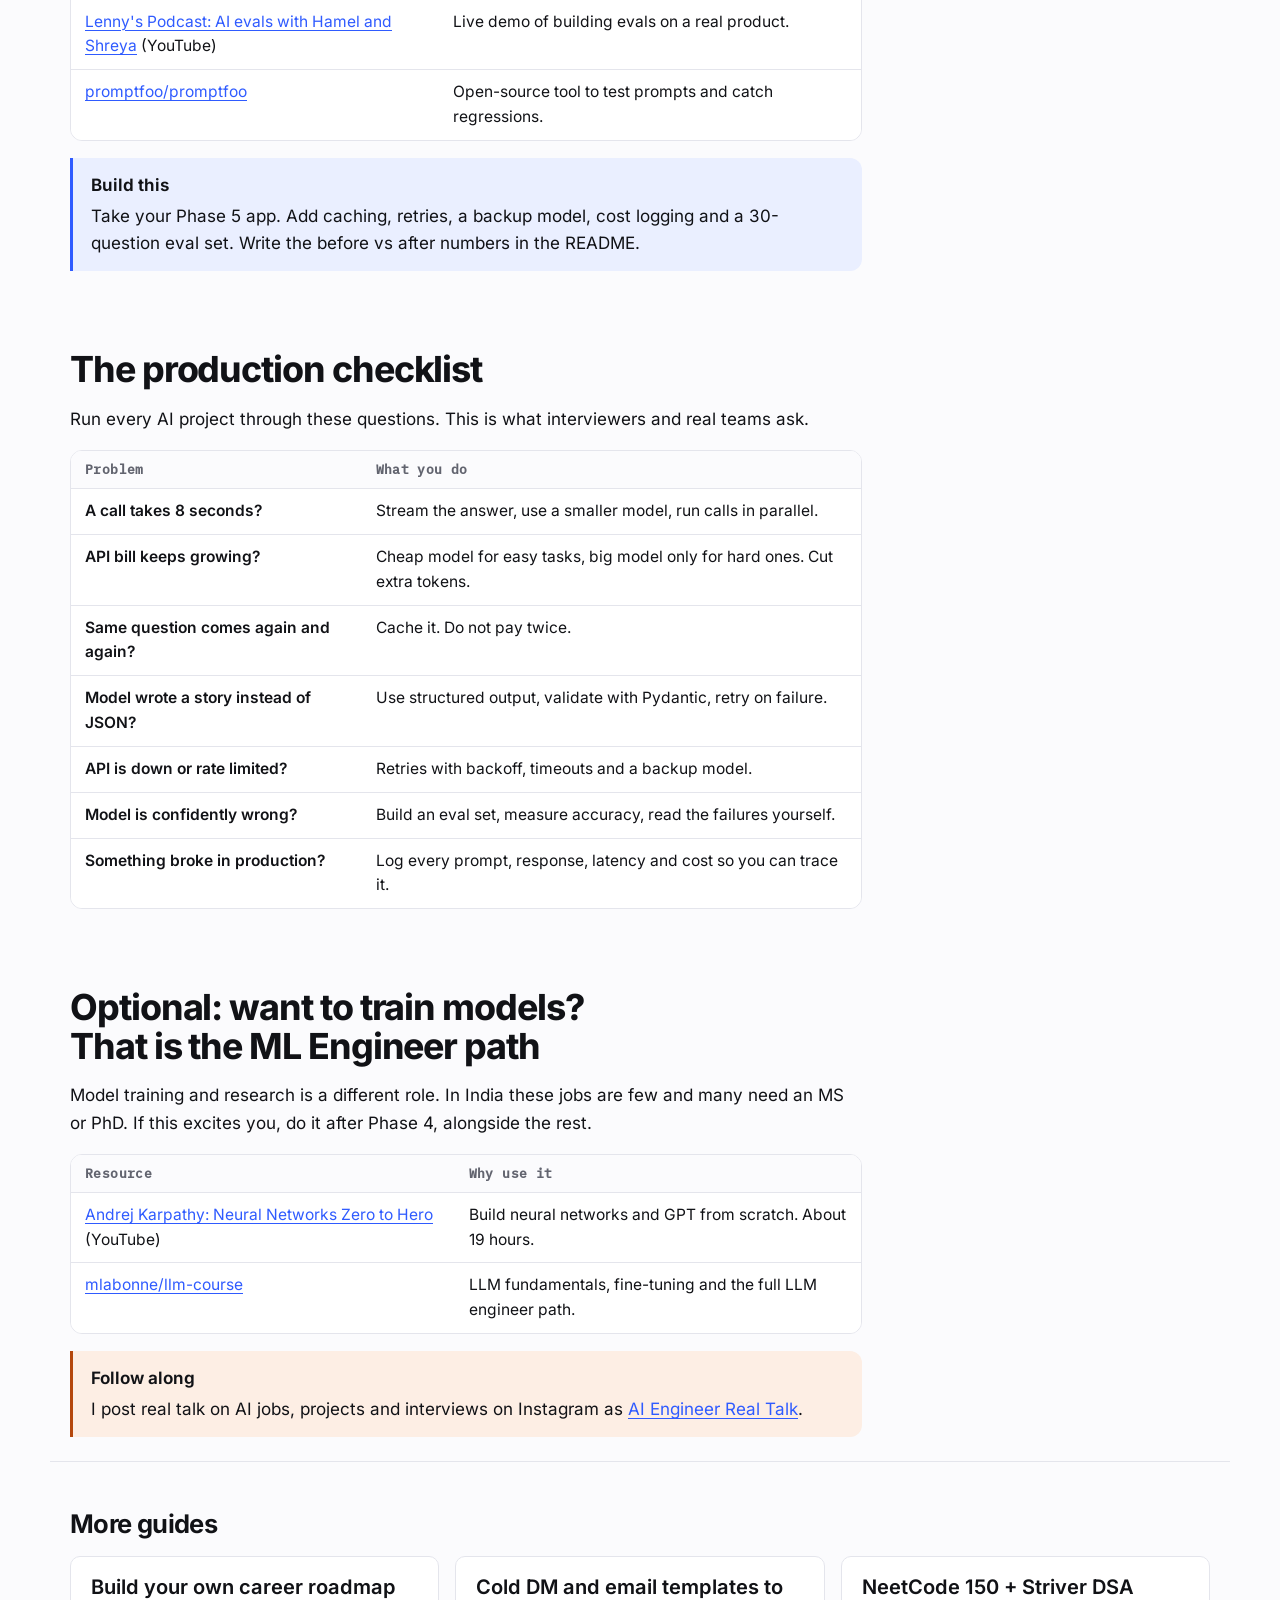
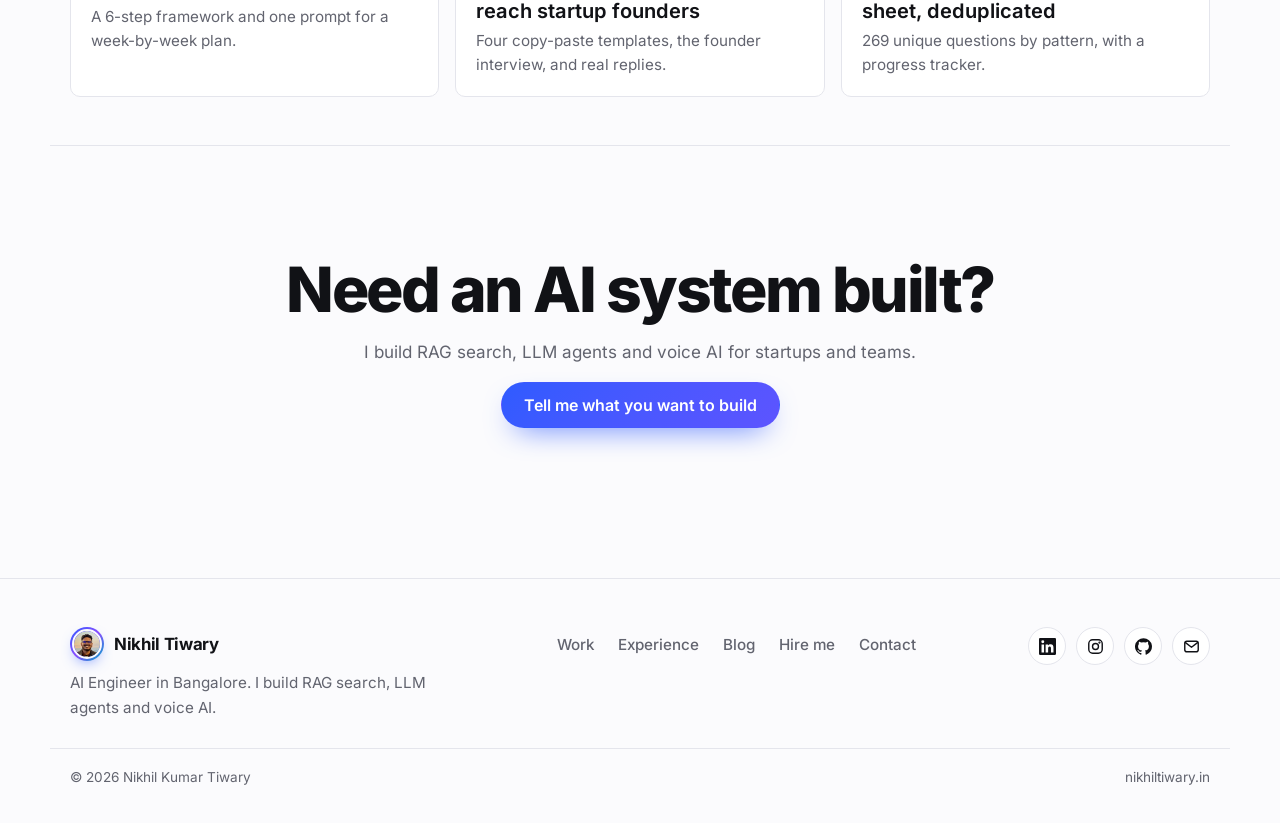
<file: blog/ai-engineer-roadmap.html>
<!doctype html>
<html lang="en">
<head>
<meta charset="utf-8">
<meta name="viewport" content="width=device-width, initial-scale=1, viewport-fit=cover">
<title>The AI Engineer Roadmap (Free Resources, India) | Nikhil Kumar Tiwary</title>
<meta name="description" content="A 7-phase plan to become an AI Engineer in India in 5 to 6 months: free GitHub repos, YouTube playlists in English and Hindi, and a project to build at the end of every phase.">
<meta name="author" content="Nikhil Kumar Tiwary">
<meta name="robots" content="index, follow, max-image-preview:large, max-snippet:-1">
<link rel="canonical" href="https://nikhiltiwary.in/blog/ai-engineer-roadmap.html">
<meta name="theme-color" content="#2f5bff">

<meta property="og:type" content="article">
<meta property="og:site_name" content="Nikhil Kumar Tiwary">
<meta property="og:title" content="The AI Engineer Roadmap">
<meta property="og:description" content="7 phases, free resources and one project per phase. A step-by-step plan to become an AI Engineer in India.">
<meta property="og:url" content="https://nikhiltiwary.in/blog/ai-engineer-roadmap.html">
<meta property="og:locale" content="en_IN">
<meta property="og:image" content="https://nikhiltiwary.in/og-image.png">
<meta property="og:image:width" content="1200">
<meta property="og:image:height" content="630">
<meta property="article:published_time" content="2026-11-10">
<meta name="twitter:card" content="summary_large_image">
<meta name="twitter:image" content="https://nikhiltiwary.in/og-image.png">
<meta name="twitter:title" content="The AI Engineer Roadmap">
<meta name="twitter:description" content="7 phases, free resources and one project per phase. A step-by-step plan to become an AI Engineer in India.">

<script type="application/ld+json">
{
  "@context": "https://schema.org",
  "@graph": [
    {
      "@type": "BlogPosting",
      "headline": "The AI Engineer Roadmap",
      "description": "A 7-phase plan to become an AI Engineer in India, with free GitHub repos, YouTube playlists and a project for every phase.",
      "url": "https://nikhiltiwary.in/blog/ai-engineer-roadmap.html",
      "datePublished": "2026-11-10T09:00:00+05:30",
      "dateModified": "2026-11-10T23:30:00+05:30",
      "inLanguage": "en",
      "image": "https://nikhiltiwary.in/og-image.png",
      "author": {
        "@id": "https://nikhiltiwary.in/#person",
        "@type": "Person",
        "name": "Nikhil Tiwary",
        "alternateName": "Nikhil Kumar Tiwary",
        "url": "https://nikhiltiwary.in/"
      },
      "isPartOf": {
        "@type": "Blog",
        "name": "Blog | Nikhil Kumar Tiwary",
        "url": "https://nikhiltiwary.in/blogs.html"
      },
      "mainEntityOfPage": "https://nikhiltiwary.in/blog/ai-engineer-roadmap.html"
    },
    {
      "@type": "BreadcrumbList",
      "itemListElement": [
        {
          "@type": "ListItem",
          "position": 1,
          "name": "Home",
          "item": "https://nikhiltiwary.in/"
        },
        {
          "@type": "ListItem",
          "position": 2,
          "name": "Blog",
          "item": "https://nikhiltiwary.in/blogs.html"
        },
        {
          "@type": "ListItem",
          "position": 3,
          "name": "The AI Engineer Roadmap"
        }
      ]
    }
  ]
}
</script>
<link rel="icon" href="../assets/img/favicon-32.png" sizes="32x32" type="image/png">
<link rel="icon" href="../assets/img/favicon-48.png" sizes="48x48" type="image/png">
<link rel="apple-touch-icon" href="../assets/img/apple-touch-icon.png">
<link rel="preload" href="../assets/fonts/inter-latin.woff2" as="font" type="font/woff2" crossorigin>
<link rel="stylesheet" href="../assets/css/tokens.css?v=202611102337">
<link rel="stylesheet" href="../assets/css/base.css?v=202611102337">
<link rel="stylesheet" href="../assets/css/layout.css?v=202611102337">
<link rel="stylesheet" href="../assets/css/article.css?v=202611102337">
<link rel="stylesheet" href="../assets/css/effects.css?v=202611102337">
<script src="../assets/js/core/theme.js?v=202611102337"></script>
</head>
<body>
<a class="skip" href="#main">Skip to content</a>

<header class="top">
  <div class="wrap top-inner">
    <a class="brand" href="../"><span class="brand-avatar"><img src="../assets/img/avatar-96.png" alt="" width="34" height="34"></span>Nikhil Tiwary</a>
    <nav class="nav" aria-label="Site">
      <a href="../#work">Work</a>
      <a href="../#experience">Experience</a>
      <a href="../blogs.html" class="on">Blog</a>
      <a href="../#services">Hire me</a>
      <a href="../#contact">Contact</a>
    </nav>
    <button class="theme" id="theme-toggle" type="button" aria-label="Switch colour theme">
      <span class="theme-dot" aria-hidden="true"></span><span class="theme-text">Theme</span>
    </button>
  </div>
</header>

<main id="main">
  <header class="post-head wrap">
    <p class="eyebrow"><a href="../blogs.html">← Blog</a> · AI Engineering</p>
    <h1>The AI Engineer Roadmap</h1>
    <p class="lede">Free GitHub repos, YouTube playlists and a step-by-step plan to become an AI Engineer in India.</p>
    <div class="post-meta">
      <div class="blog-tags"><span>AI Engineering</span><span>Roadmap</span></div>
      <span>Nikhil Kumar Tiwary</span>
      <time datetime="2026-11-10">10 Nov 2026</time>
      <span>10 min read</span>
    </div>
    <div class="post-actions">
      <a class="btn primary small" href="#plan">See the plan</a>
      <a class="btn small" href="../Blogs/4.%20AI_Engineer_Roadmap.pdf" download>Download PDF</a>
    </div>
  </header>

  <div class="wrap post">
    <article class="prose">
      <div class="callout warm"><strong>The truth first</strong>An AI Engineer is a backend developer who knows AI. You will spend less time training models and more time on data, APIs, cost, speed and accuracy. This roadmap is built for that job.</div>
      <p>All links were checked in November 2026. Every resource here is free.</p>

      <h2 id="how-to-use">How to use this roadmap</h2>
      <ul>
        <li><strong>Go in order.</strong> Each phase uses the one before it.</li>
        <li><strong>Pick one resource per topic and finish it.</strong> Collecting links is not learning.</li>
        <li><strong>Build the project at the end of every phase</strong> and push it to GitHub. Projects get you interviews, not certificates.</li>
        <li><strong>Spend 1 to 2 hours a day.</strong> Total time is about 5 to 6 months.</li>
        <li><strong>Stuck for more than 30 minutes?</strong> Ask AI to explain, then write the code yourself.</li>
      </ul>

      <h2 id="plan">The full plan at a glance</h2>
      <div class="table-wrap">
        <table>
          <thead><tr><th>#</th><th>Phase</th><th>Time</th><th>You build</th></tr></thead>
          <tbody>
            <tr><td class="num">01</td><td><a href="#phase-1">Python and Git</a></td><td>3 to 4 weeks</td><td>A command line expense tracker that saves data to a JSON file</td></tr>
            <tr><td class="num">02</td><td><a href="#phase-2">Data handling</a></td><td>2 to 3 weeks</td><td>A cleaned messy public CSV with 5 insights in a notebook</td></tr>
            <tr><td class="num">03</td><td><a href="#phase-3">Backend with FastAPI</a></td><td>4 to 5 weeks</td><td>A notes API with login, Postgres and Docker</td></tr>
            <tr><td class="num">04</td><td><a href="#phase-4">LLM basics, APIs and prompting</a></td><td>2 to 3 weeks</td><td>An endpoint that summarises any article as clean JSON</td></tr>
            <tr><td class="num">05</td><td><a href="#phase-5">RAG (chat with your data)</a></td><td>3 weeks</td><td>A chat-with-your-PDFs app</td></tr>
            <tr><td class="num">06</td><td><a href="#phase-6">Agents and MCP</a></td><td>3 weeks</td><td>An agent that reads your GitHub repos through MCP</td></tr>
            <tr><td class="num">07</td><td><a href="#phase-7">Production: cost, speed, accuracy</a></td><td>3 weeks</td><td>Your Phase 5 app, made production ready</td></tr>
          </tbody>
        </table>
      </div>

      <h3 id="big-maps">Big maps if you want the full picture</h3>
      <div class="table-wrap">
        <table>
          <thead><tr><th>Resource</th><th>Why use it</th></tr></thead>
          <tbody>
            <tr><td><a href="https://github.com/kamranahmedse/developer-roadmap" target="_blank" rel="noopener">roadmap.sh: AI Engineer and Backend roadmaps</a></td><td>Visual roadmaps. Open <a href="https://roadmap.sh/ai-engineer" target="_blank" rel="noopener">roadmap.sh/ai-engineer</a> and <a href="https://roadmap.sh/backend" target="_blank" rel="noopener">roadmap.sh/backend</a>.</td></tr>
            <tr><td><a href="https://github.com/Shubhamsaboo/awesome-llm-apps" target="_blank" rel="noopener">Shubhamsaboo/awesome-llm-apps</a></td><td>Hundreds of working LLM apps. Great for project ideas.</td></tr>
          </tbody>
        </table>
      </div>

      <h2 id="phase-1">Phase 01: Python and Git <small>3 to 4 weeks</small></h2>
      <p>Everything else is built on this. You do not need to be an expert. You need to be comfortable.</p>
      <h3>What to learn</h3>
      <ul>
        <li>Variables, loops, functions, lists, dicts</li>
        <li>OOP basics: classes and objects</li>
        <li>Files, JSON, error handling (try / except)</li>
        <li>Virtual environments and pip</li>
        <li>Git basics: commit, branch, push, pull request</li>
      </ul>
      <h3>Resources</h3>
      <div class="table-wrap">
        <table>
          <thead><tr><th>Resource</th><th>Why use it</th></tr></thead>
          <tbody>
            <tr><td><a href="https://www.youtube.com/playlist?list=PL-osiE80TeTt2d9bfVyTiXJA-UTHn6WwU" target="_blank" rel="noopener">Corey Schafer: Python Tutorials</a> (YouTube, English)</td><td>Clear and calm. Start from video 1.</td></tr>
            <tr><td><a href="https://www.youtube.com/@chaiaurcode" target="_blank" rel="noopener">Chai aur Code: Python series</a> (YouTube, Hindi)</td><td>Same basics in Hindi. Code is in the chai-aur-python repo.</td></tr>
            <tr><td><a href="https://www.youtube.com/playlist?list=PLu0W_9lII9agICnT8t4iYVSZ3eykIAOME" target="_blank" rel="noopener">CodeWithHarry: Python in Hindi</a> (YouTube)</td><td>Another Hindi option. Pick one channel, not all three.</td></tr>
          </tbody>
        </table>
      </div>
      <div class="callout"><strong>Build this</strong>A command line expense tracker that saves data to a JSON file. Push it to GitHub.</div>

      <h2 id="phase-2">Phase 02: Data handling <small>2 to 3 weeks</small></h2>
      <p>AI can help you clean data. But understanding the data is your job. Bad data in, bad answers out.</p>
      <h3>What to learn</h3>
      <ul>
        <li>NumPy and pandas basics</li>
        <li>Cleaning: missing values, duplicates, wrong formats</li>
        <li>Reading CSV, JSON, PDFs and text files</li>
        <li>SQL basics: SELECT, JOIN, GROUP BY</li>
      </ul>
      <h3>Resources</h3>
      <div class="table-wrap">
        <table>
          <thead><tr><th>Resource</th><th>Why use it</th></tr></thead>
          <tbody>
            <tr><td><a href="https://github.com/jakevdp/PythonDataScienceHandbook" target="_blank" rel="noopener">Python Data Science Handbook</a> (GitHub)</td><td>Free book as notebooks. Read the NumPy and pandas chapters.</td></tr>
          </tbody>
        </table>
      </div>
      <div class="callout"><strong>Build this</strong>Take a messy public CSV (job posts, movies, anything). Clean it and write 5 insights in a notebook.</div>

      <h2 id="phase-3">Phase 03: Backend with FastAPI <small>4 to 5 weeks</small></h2>
      <p>This is the 40% nobody tells you about. An AI engineer is a backend developer who knows AI.</p>
      <h3>What to learn</h3>
      <ul>
        <li>How REST APIs work: GET, POST, status codes</li>
        <li>FastAPI + Pydantic for request and response models</li>
        <li>PostgreSQL with SQLAlchemy, migrations with Alembic</li>
        <li>Auth (JWT), testing with pytest</li>
        <li>Docker basics, async in Python</li>
        <li>Basic system design: caching, queues, rate limits</li>
      </ul>
      <h3>Resources</h3>
      <div class="table-wrap">
        <table>
          <thead><tr><th>Resource</th><th>Why use it</th></tr></thead>
          <tbody>
            <tr><td><a href="https://www.youtube.com/watch?v=0sOvCWFmrtA" target="_blank" rel="noopener">freeCodeCamp: Python API Development</a> (YouTube)</td><td>19 hours. FastAPI, Postgres, SQLAlchemy, Alembic, pytest, Docker. Best single course for this phase.</td></tr>
            <tr><td><a href="https://github.com/Sanjeev-Thiyagarajan/fastapi-course" target="_blank" rel="noopener">Sanjeev-Thiyagarajan/fastapi-course</a></td><td>Code for the course above. Compare when you get stuck.</td></tr>
            <tr><td><a href="https://github.com/zhanymkanov/fastapi-best-practices" target="_blank" rel="noopener">zhanymkanov/fastapi-best-practices</a></td><td>How real teams structure FastAPI projects.</td></tr>
            <tr><td><a href="https://github.com/fastapi/full-stack-fastapi-template" target="_blank" rel="noopener">fastapi/full-stack-fastapi-template</a></td><td>Official template. Read it to see a production setup.</td></tr>
            <tr><td><a href="https://github.com/donnemartin/system-design-primer" target="_blank" rel="noopener">donnemartin/system-design-primer</a></td><td>Caching, load balancing, queues. Read slowly, one topic a day.</td></tr>
            <tr><td><a href="https://github.com/ByteByteGoHq/system-design-101" target="_blank" rel="noopener">ByteByteGoHq/system-design-101</a></td><td>Same ideas as simple diagrams.</td></tr>
          </tbody>
        </table>
      </div>
      <div class="callout"><strong>Build this</strong>A notes API with login, Postgres and Docker. Write tests. Deploy it free (Render, Railway or similar).</div>

      <h2 id="phase-4">Phase 04: LLM basics, APIs and prompting <small>2 to 3 weeks</small></h2>
      <p>You will call models through APIs every day. Learn how they work and how to talk to them.</p>
      <h3>What to learn</h3>
      <ul>
        <li>What tokens, context window and temperature mean</li>
        <li>Calling OpenAI, Claude and Gemini APIs from Python</li>
        <li>Prompt engineering: clear instructions, examples, roles</li>
        <li>Structured output (JSON) and function / tool calling</li>
        <li>Streaming responses</li>
      </ul>
      <h3>Resources</h3>
      <div class="table-wrap">
        <table>
          <thead><tr><th>Resource</th><th>Why use it</th></tr></thead>
          <tbody>
            <tr><td><a href="https://github.com/microsoft/generative-ai-for-beginners" target="_blank" rel="noopener">microsoft/generative-ai-for-beginners</a></td><td>Free course with lessons and code. Good first stop.</td></tr>
            <tr><td><a href="https://github.com/anthropics/prompt-eng-interactive-tutorial" target="_blank" rel="noopener">anthropics/prompt-eng-interactive-tutorial</a></td><td>Hands-on prompt engineering in notebooks.</td></tr>
            <tr><td><a href="https://github.com/dair-ai/Prompt-Engineering-Guide" target="_blank" rel="noopener">dair-ai/Prompt-Engineering-Guide</a></td><td>Reference for prompting techniques.</td></tr>
            <tr><td><a href="https://github.com/openai/openai-cookbook" target="_blank" rel="noopener">openai/openai-cookbook</a></td><td>Ready code examples for real tasks.</td></tr>
            <tr><td><a href="https://github.com/anthropics/claude-cookbooks" target="_blank" rel="noopener">anthropics/claude-cookbooks</a></td><td>Same for Claude: tool use, JSON, RAG.</td></tr>
          </tbody>
        </table>
      </div>
      <div class="callout"><strong>Build this</strong>A FastAPI endpoint that takes any article and returns a summary as clean JSON (title, 3 points, tags).</div>

      <h2 id="phase-5">Phase 05: RAG (chat with your data) <small>3 weeks</small></h2>
      <p>Most company AI products are RAG. The model answers using your documents, not only its memory.</p>
      <h3>What to learn</h3>
      <ul>
        <li>Embeddings and vector databases (Pinecone, Qdrant, pgvector)</li>
        <li>Chunking documents the right way</li>
        <li>Retrieval, re-ranking, hybrid search</li>
        <li>Checking if answers are grounded in the documents</li>
      </ul>
      <h3>Resources</h3>
      <div class="table-wrap">
        <table>
          <thead><tr><th>Resource</th><th>Why use it</th></tr></thead>
          <tbody>
            <tr><td><a href="https://github.com/NirDiamant/RAG_Techniques" target="_blank" rel="noopener">NirDiamant/RAG_Techniques</a></td><td>Every RAG technique with a notebook. Start simple, go deeper later.</td></tr>
            <tr><td><a href="https://github.com/DataTalksClub/llm-zoomcamp" target="_blank" rel="noopener">DataTalksClub/llm-zoomcamp</a></td><td>Free course. Build a full RAG app step by step.</td></tr>
          </tbody>
        </table>
      </div>
      <div class="callout"><strong>Build this</strong>A chat-with-your-PDFs app. Upload PDFs, ask questions, show which page the answer came from.</div>

      <h2 id="phase-6">Phase 06: Agents and MCP <small>3 weeks</small></h2>
      <p>Agents let the model use tools: search, databases, APIs. MCP is the standard way to plug tools in.</p>
      <h3>What to learn</h3>
      <ul>
        <li>Tool calling and the agent loop</li>
        <li>LangGraph: state, nodes, memory, human-in-the-loop</li>
        <li>MCP: build a simple MCP server and connect it</li>
        <li>When NOT to use an agent (simple code is often better)</li>
      </ul>
      <h3>Resources</h3>
      <div class="table-wrap">
        <table>
          <thead><tr><th>Resource</th><th>Why use it</th></tr></thead>
          <tbody>
            <tr><td><a href="https://academy.langchain.com" target="_blank" rel="noopener">LangChain Academy: Introduction to LangGraph</a></td><td>Free official course. Notebooks: <a href="https://github.com/langchain-ai/langchain-academy" target="_blank" rel="noopener">langchain-ai/langchain-academy</a></td></tr>
            <tr><td><a href="https://github.com/microsoft/ai-agents-for-beginners" target="_blank" rel="noopener">microsoft/ai-agents-for-beginners</a></td><td>Free lessons on agent patterns.</td></tr>
            <tr><td><a href="https://github.com/huggingface/agents-course" target="_blank" rel="noopener">huggingface/agents-course</a></td><td>Free course with exercises.</td></tr>
            <tr><td><a href="https://github.com/microsoft/mcp-for-beginners" target="_blank" rel="noopener">microsoft/mcp-for-beginners</a></td><td>MCP from zero.</td></tr>
            <tr><td><a href="https://github.com/modelcontextprotocol/servers" target="_blank" rel="noopener">modelcontextprotocol/servers</a></td><td>Real MCP servers to read and copy patterns from.</td></tr>
            <tr><td><a href="https://github.com/NirDiamant/GenAI_Agents" target="_blank" rel="noopener">NirDiamant/GenAI_Agents</a></td><td>Many agent examples with code.</td></tr>
          </tbody>
        </table>
      </div>
      <div class="callout"><strong>Build this</strong>An agent that reads your GitHub repos through an MCP server and writes a project summary for your resume.</div>

      <h2 id="phase-7">Phase 07: Production: cost, speed, accuracy <small>3 weeks</small></h2>
      <p>This is what you do at the job. A demo works once. A product works 10,000 times a day.</p>
      <h3>What to learn</h3>
      <ul>
        <li>Latency: streaming, smaller models, parallel calls</li>
        <li>Cost: model routing (cheap model for easy tasks), token limits</li>
        <li>Caching repeated questions</li>
        <li>Retries, timeouts and a backup model when the API fails</li>
        <li>Handling bad JSON from the model</li>
        <li>Evals: test sets, LLM-as-judge, error analysis</li>
        <li>Logging and tracing every call</li>
      </ul>
      <h3>Resources</h3>
      <div class="table-wrap">
        <table>
          <thead><tr><th>Resource</th><th>Why use it</th></tr></thead>
          <tbody>
            <tr><td><a href="https://github.com/chiphuyen/aie-book" target="_blank" rel="noopener">chiphuyen/aie-book</a></td><td>Resources from Chip Huyen's AI Engineering book. The best map of this field.</td></tr>
            <tr><td><a href="https://hamel.dev/blog/posts/evals-faq/" target="_blank" rel="noopener">Hamel Husain: Evals FAQ</a></td><td>Practical answers on how to evaluate LLM apps.</td></tr>
            <tr><td><a href="https://www.youtube.com/watch?v=BsWxPI9UM4c" target="_blank" rel="noopener">Lenny's Podcast: AI evals with Hamel and Shreya</a> (YouTube)</td><td>Live demo of building evals on a real product.</td></tr>
            <tr><td><a href="https://github.com/promptfoo/promptfoo" target="_blank" rel="noopener">promptfoo/promptfoo</a></td><td>Open-source tool to test prompts and catch regressions.</td></tr>
          </tbody>
        </table>
      </div>
      <div class="callout"><strong>Build this</strong>Take your Phase 5 app. Add caching, retries, a backup model, cost logging and a 30-question eval set. Write the before vs after numbers in the README.</div>

      <h2 id="checklist">The production checklist</h2>
      <p>Run every AI project through these questions. This is what interviewers and real teams ask.</p>
      <div class="table-wrap">
        <table>
          <thead><tr><th>Problem</th><th>What you do</th></tr></thead>
          <tbody>
            <tr><td><strong>A call takes 8 seconds?</strong></td><td>Stream the answer, use a smaller model, run calls in parallel.</td></tr>
            <tr><td><strong>API bill keeps growing?</strong></td><td>Cheap model for easy tasks, big model only for hard ones. Cut extra tokens.</td></tr>
            <tr><td><strong>Same question comes again and again?</strong></td><td>Cache it. Do not pay twice.</td></tr>
            <tr><td><strong>Model wrote a story instead of JSON?</strong></td><td>Use structured output, validate with Pydantic, retry on failure.</td></tr>
            <tr><td><strong>API is down or rate limited?</strong></td><td>Retries with backoff, timeouts and a backup model.</td></tr>
            <tr><td><strong>Model is confidently wrong?</strong></td><td>Build an eval set, measure accuracy, read the failures yourself.</td></tr>
            <tr><td><strong>Something broke in production?</strong></td><td>Log every prompt, response, latency and cost so you can trace it.</td></tr>
          </tbody>
        </table>
      </div>

      <h2 id="ml-path">Optional: want to train models? That is the ML Engineer path</h2>
      <p>Model training and research is a different role. In India these jobs are few and many need an MS or PhD. If this excites you, do it after Phase 4, alongside the rest.</p>
      <div class="table-wrap">
        <table>
          <thead><tr><th>Resource</th><th>Why use it</th></tr></thead>
          <tbody>
            <tr><td><a href="https://www.youtube.com/playlist?list=PLAqhIrjkxbuWI23v9cThsA9GvCAUhRvKZ" target="_blank" rel="noopener">Andrej Karpathy: Neural Networks Zero to Hero</a> (YouTube)</td><td>Build neural networks and GPT from scratch. About 19 hours.</td></tr>
            <tr><td><a href="https://github.com/mlabonne/llm-course" target="_blank" rel="noopener">mlabonne/llm-course</a></td><td>LLM fundamentals, fine-tuning and the full LLM engineer path.</td></tr>
          </tbody>
        </table>
      </div>

      <div class="callout warm"><strong>Follow along</strong>I post real talk on AI jobs, projects and interviews on Instagram as <a href="https://www.instagram.com/nikhiltiwary.in/" target="_blank" rel="noopener">AI Engineer Real Talk</a>.</div>
    </article>

    <nav class="post-toc" aria-label="On this page">
      <p>On this page</p>
      <ol>
        <li><a href="#how-to-use">How to use this roadmap</a></li>
        <li><a href="#plan">The plan at a glance</a></li>
        <li><a href="#phase-1">01 Python and Git</a></li>
        <li><a href="#phase-2">02 Data handling</a></li>
        <li><a href="#phase-3">03 Backend with FastAPI</a></li>
        <li><a href="#phase-4">04 LLM basics and prompting</a></li>
        <li><a href="#phase-5">05 RAG</a></li>
        <li><a href="#phase-6">06 Agents and MCP</a></li>
        <li><a href="#phase-7">07 Production</a></li>
        <li><a href="#checklist">Production checklist</a></li>
        <li><a href="#ml-path">Optional: ML Engineer path</a></li>
      </ol>
    </nav>
  </div>

  <section class="wrap more-posts">
    <h2>More guides</h2>
    <ul class="more-list">
      <li><a href="career-roadmap-framework.html"><strong>Build your own career roadmap</strong><span>A 6-step framework and one prompt for a week-by-week plan.</span></a></li>
      <li><a href="cold-dm-email-templates.html"><strong>Cold DM and email templates to reach startup founders</strong><span>Four copy-paste templates, the founder interview, and real replies.</span></a></li>
      <li><a href="dsa-sheet-neetcode-150-striver.html"><strong>NeetCode 150 + Striver DSA sheet, deduplicated</strong><span>269 unique questions by pattern, with a progress tracker.</span></a></li>
    </ul>
  </section>

  <section class="section wrap blog-cta">
    <h2>Need an AI system built?</h2>
    <p>I build RAG search, LLM agents and voice AI for startups and teams.</p>
    <a class="btn primary" href="../#contact">Tell me what you want to build</a>
  </section>
</main>

<footer class="foot">
  <div class="wrap foot-inner">
    <div class="foot-brand"><a class="brand" href="../"><span class="brand-avatar"><img src="../assets/img/avatar-96.png" alt="" width="34" height="34"></span>Nikhil Tiwary</a><p>AI Engineer in Bangalore. I build RAG search, LLM agents and voice AI.</p></div>
    <nav class="foot-nav" aria-label="Footer"><a href="../#work">Work</a><a href="../#experience">Experience</a><a href="../blogs.html">Blog</a><a href="../#services">Hire me</a><a href="../#contact">Contact</a></nav>
    <div class="socials small" aria-label="Find me on"><a class="soc" data-social="linkedin" href="https://www.linkedin.com/in/nikhil-tiwary007/" target="_blank" rel="me noopener" aria-label="LinkedIn" title="LinkedIn"><svg viewBox="0 0 24 24" aria-hidden="true"><path fill="currentColor" d="M20.45 20.45h-3.56v-5.57c0-1.33-.02-3.04-1.85-3.04-1.85 0-2.14 1.45-2.14 2.94v5.67H9.35V9h3.41v1.56h.05c.48-.9 1.64-1.85 3.37-1.85 3.6 0 4.27 2.37 4.27 5.46v6.28zM5.34 7.43a2.06 2.06 0 1 1 0-4.13 2.06 2.06 0 0 1 0 4.13zM7.12 20.45H3.56V9h3.56v11.45zM22.22 0H1.77C.79 0 0 .77 0 1.73v20.54C0 23.23.79 24 1.77 24h20.45c.98 0 1.78-.77 1.78-1.73V1.73C24 .77 23.2 0 22.22 0z"/></svg></a><a class="soc" data-social="instagram" href="https://www.instagram.com/nikhiltiwary.in/" target="_blank" rel="me noopener" aria-label="Instagram" title="Instagram"><svg viewBox="0 0 24 24" aria-hidden="true" fill="none" stroke="currentColor" stroke-width="2" stroke-linecap="round" stroke-linejoin="round"><rect x="2.5" y="2.5" width="19" height="19" rx="5.5"/><circle cx="12" cy="12" r="4.2"/><circle cx="17.6" cy="6.4" r=".6" fill="currentColor"/></svg></a><a class="soc" data-social="github" href="https://github.com/tiwarinikhil" target="_blank" rel="me noopener" aria-label="GitHub" title="GitHub"><svg viewBox="0 0 24 24" aria-hidden="true"><path fill="currentColor" d="M12 .3a12 12 0 0 0-3.8 23.38c.6.12.83-.26.83-.57l-.02-2.04c-3.34.73-4.04-1.61-4.04-1.61-.55-1.39-1.34-1.76-1.34-1.76-1.09-.74.08-.73.08-.73 1.2.08 1.84 1.24 1.84 1.24 1.07 1.83 2.81 1.3 3.5 1 .1-.78.42-1.3.76-1.6-2.67-.3-5.47-1.33-5.47-5.93 0-1.31.47-2.38 1.24-3.22-.14-.3-.54-1.52.1-3.18 0 0 1-.32 3.3 1.23a11.5 11.5 0 0 1 6 0c2.28-1.55 3.29-1.23 3.29-1.23.64 1.66.24 2.88.12 3.18a4.65 4.65 0 0 1 1.23 3.22c0 4.61-2.8 5.63-5.48 5.92.42.36.81 1.1.81 2.22l-.01 3.29c0 .31.2.69.82.57A12 12 0 0 0 12 .3"/></svg></a><a class="soc" data-social="email" href="mailto:nikhiltiwarijt2015@gmail.com" aria-label="Email" title="Email"><svg viewBox="0 0 24 24" aria-hidden="true" fill="none" stroke="currentColor" stroke-width="2" stroke-linecap="round" stroke-linejoin="round"><rect x="2.5" y="4.5" width="19" height="15" rx="3"/><path d="m3.5 6.5 8.5 6.5 8.5-6.5"/></svg></a></div>
  </div>
  <div class="wrap foot-base"><p>&copy; <span id="year">2026</span> Nikhil Kumar Tiwary</p><p>nikhiltiwary.in</p></div>
</footer>

<script src="../content/data.js?v=202611102337"></script>
<script src="../assets/js/core/util.js?v=202611102337"></script>
<script src="../assets/js/blog/article.js?v=202611102337"></script>
<script src="../assets/js/core/header.js?v=202611102337"></script>
<script src="../assets/js/core/palette.js?v=202611102337"></script>
<script src="../assets/js/core/motion.js?v=202611102337"></script>
</body>
</html>
</file>
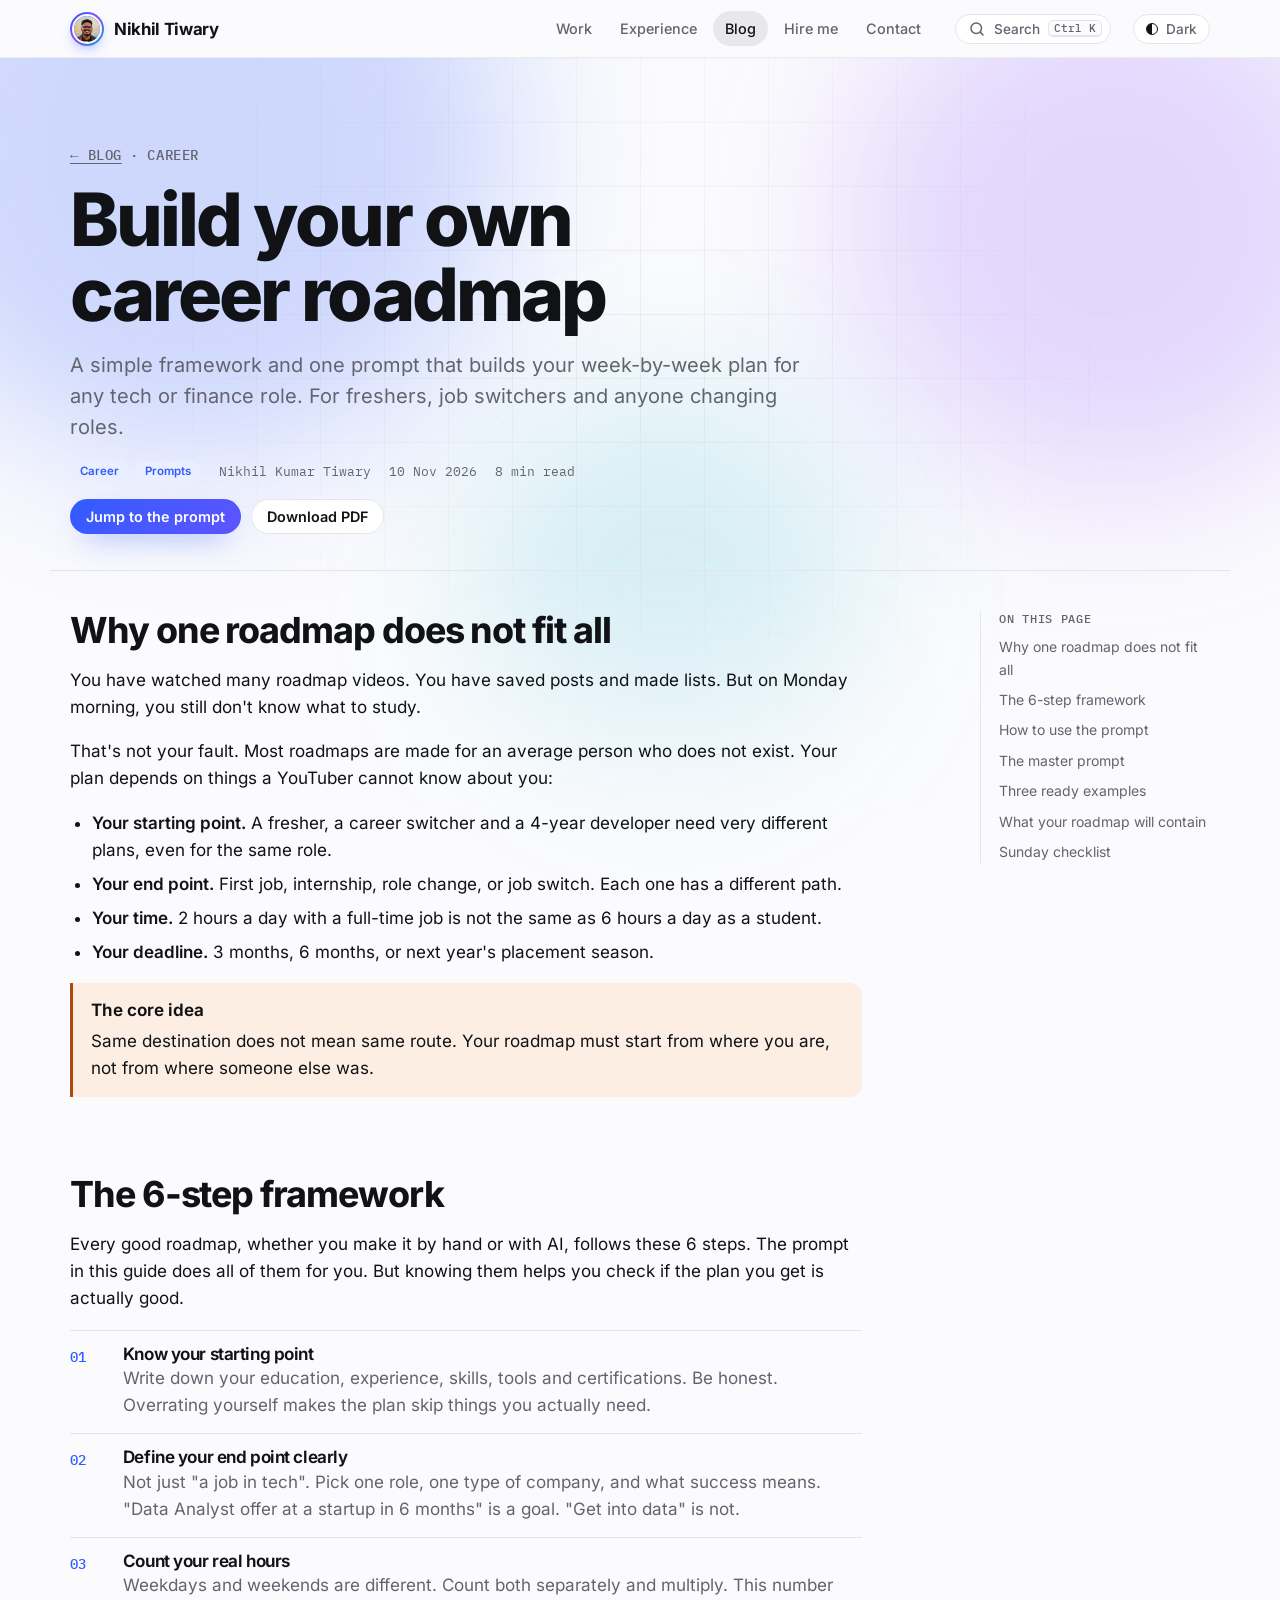
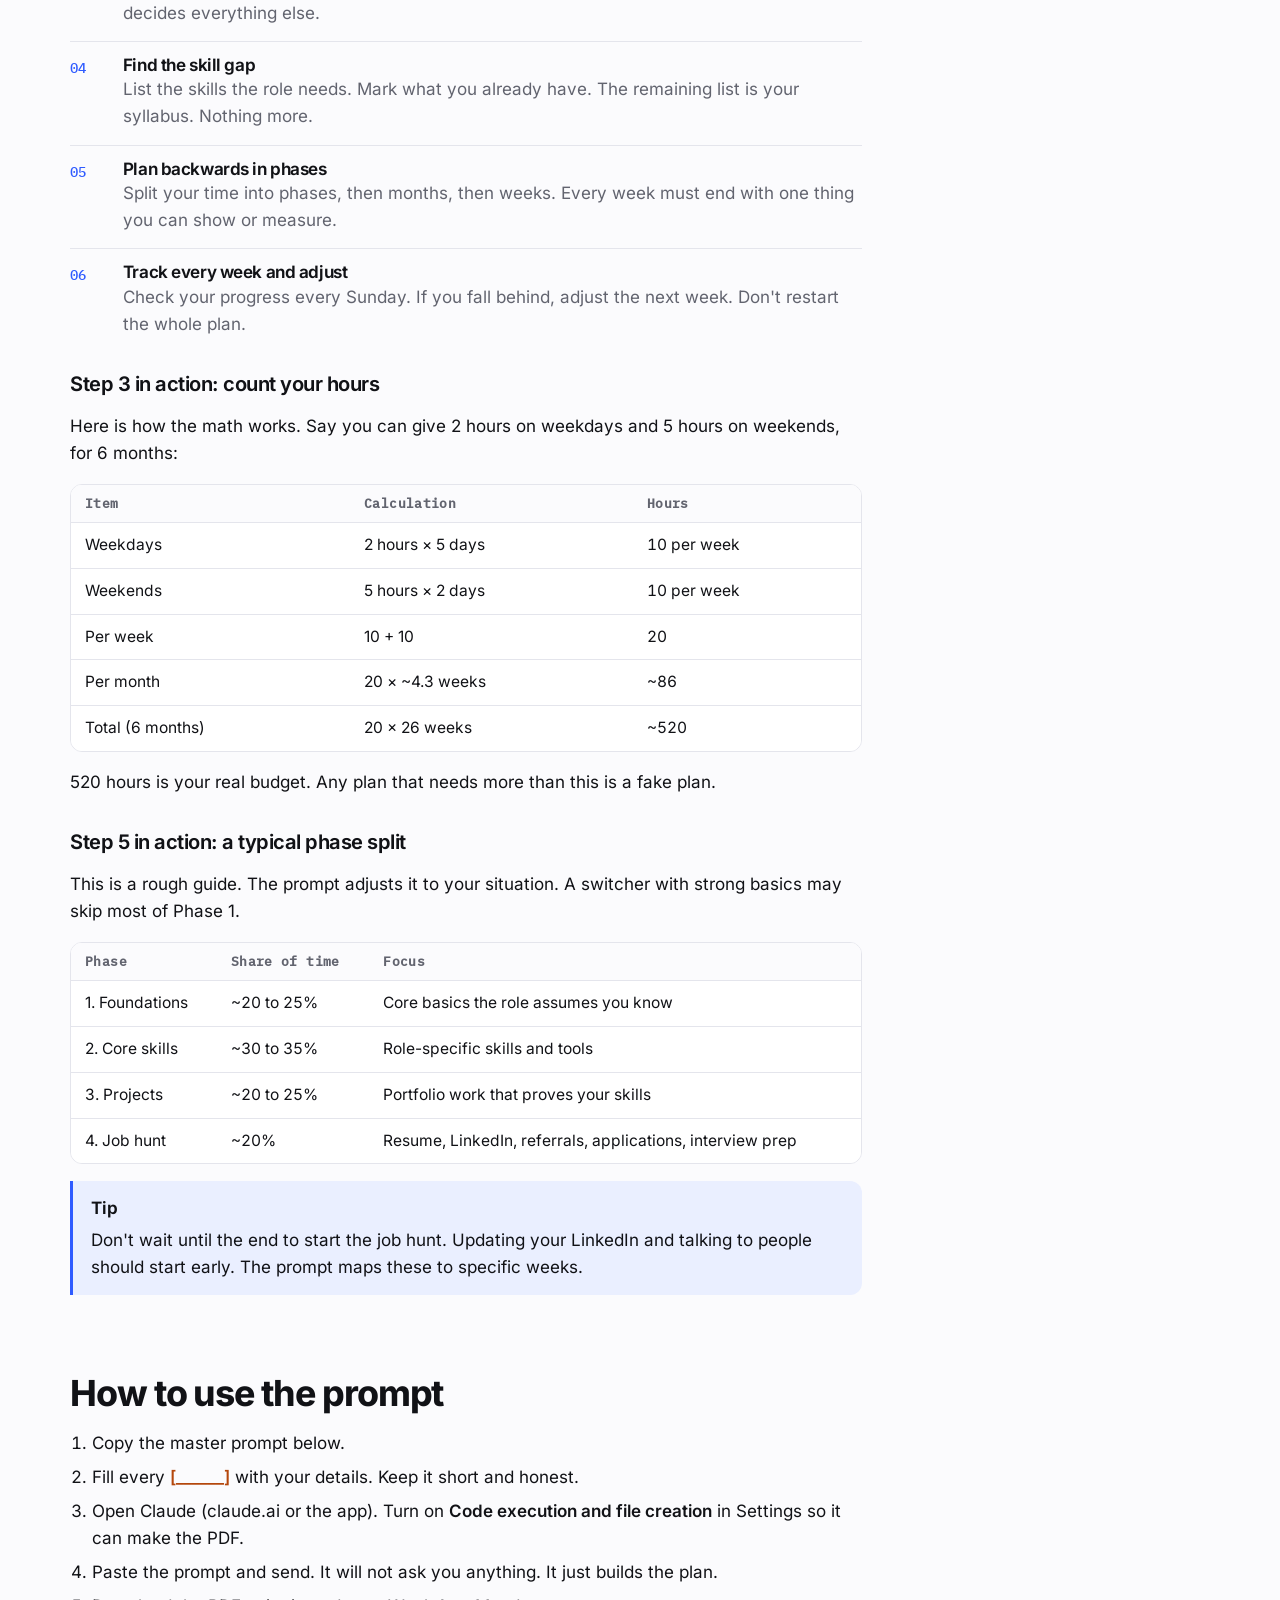
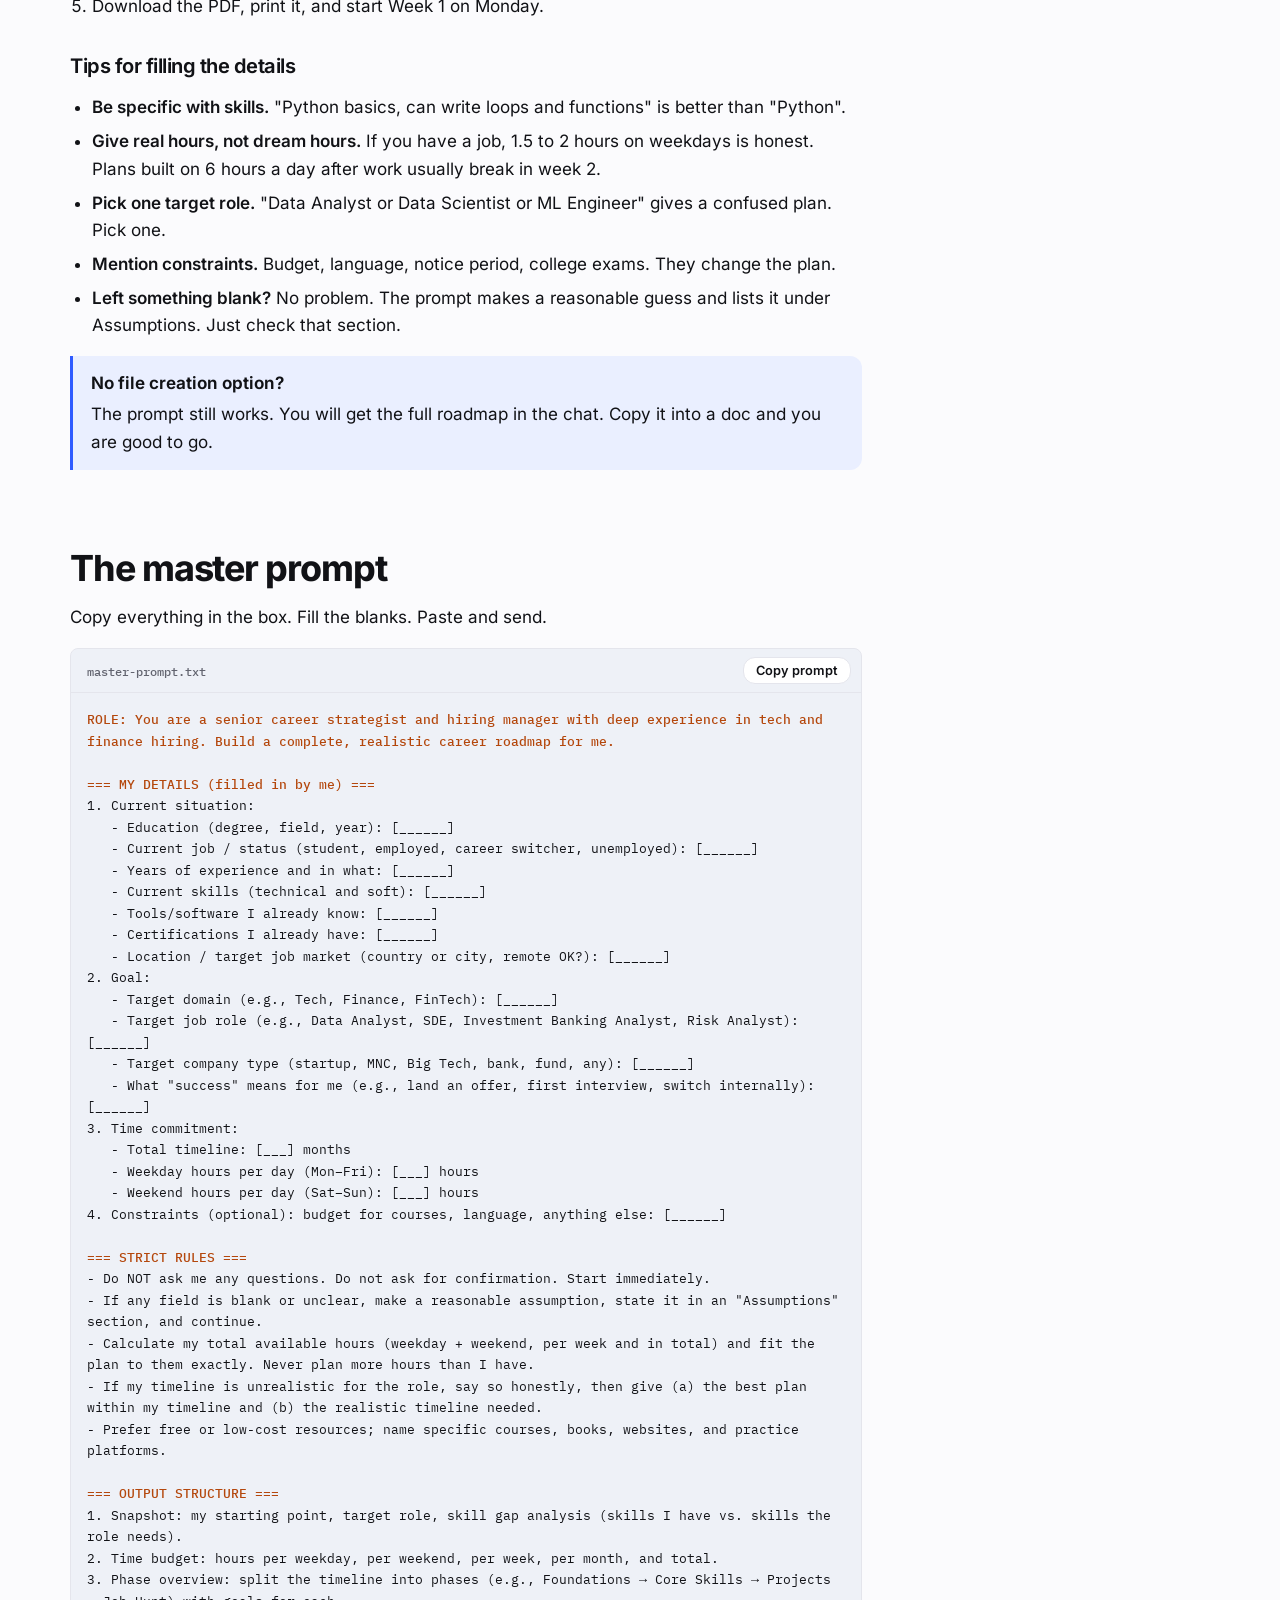
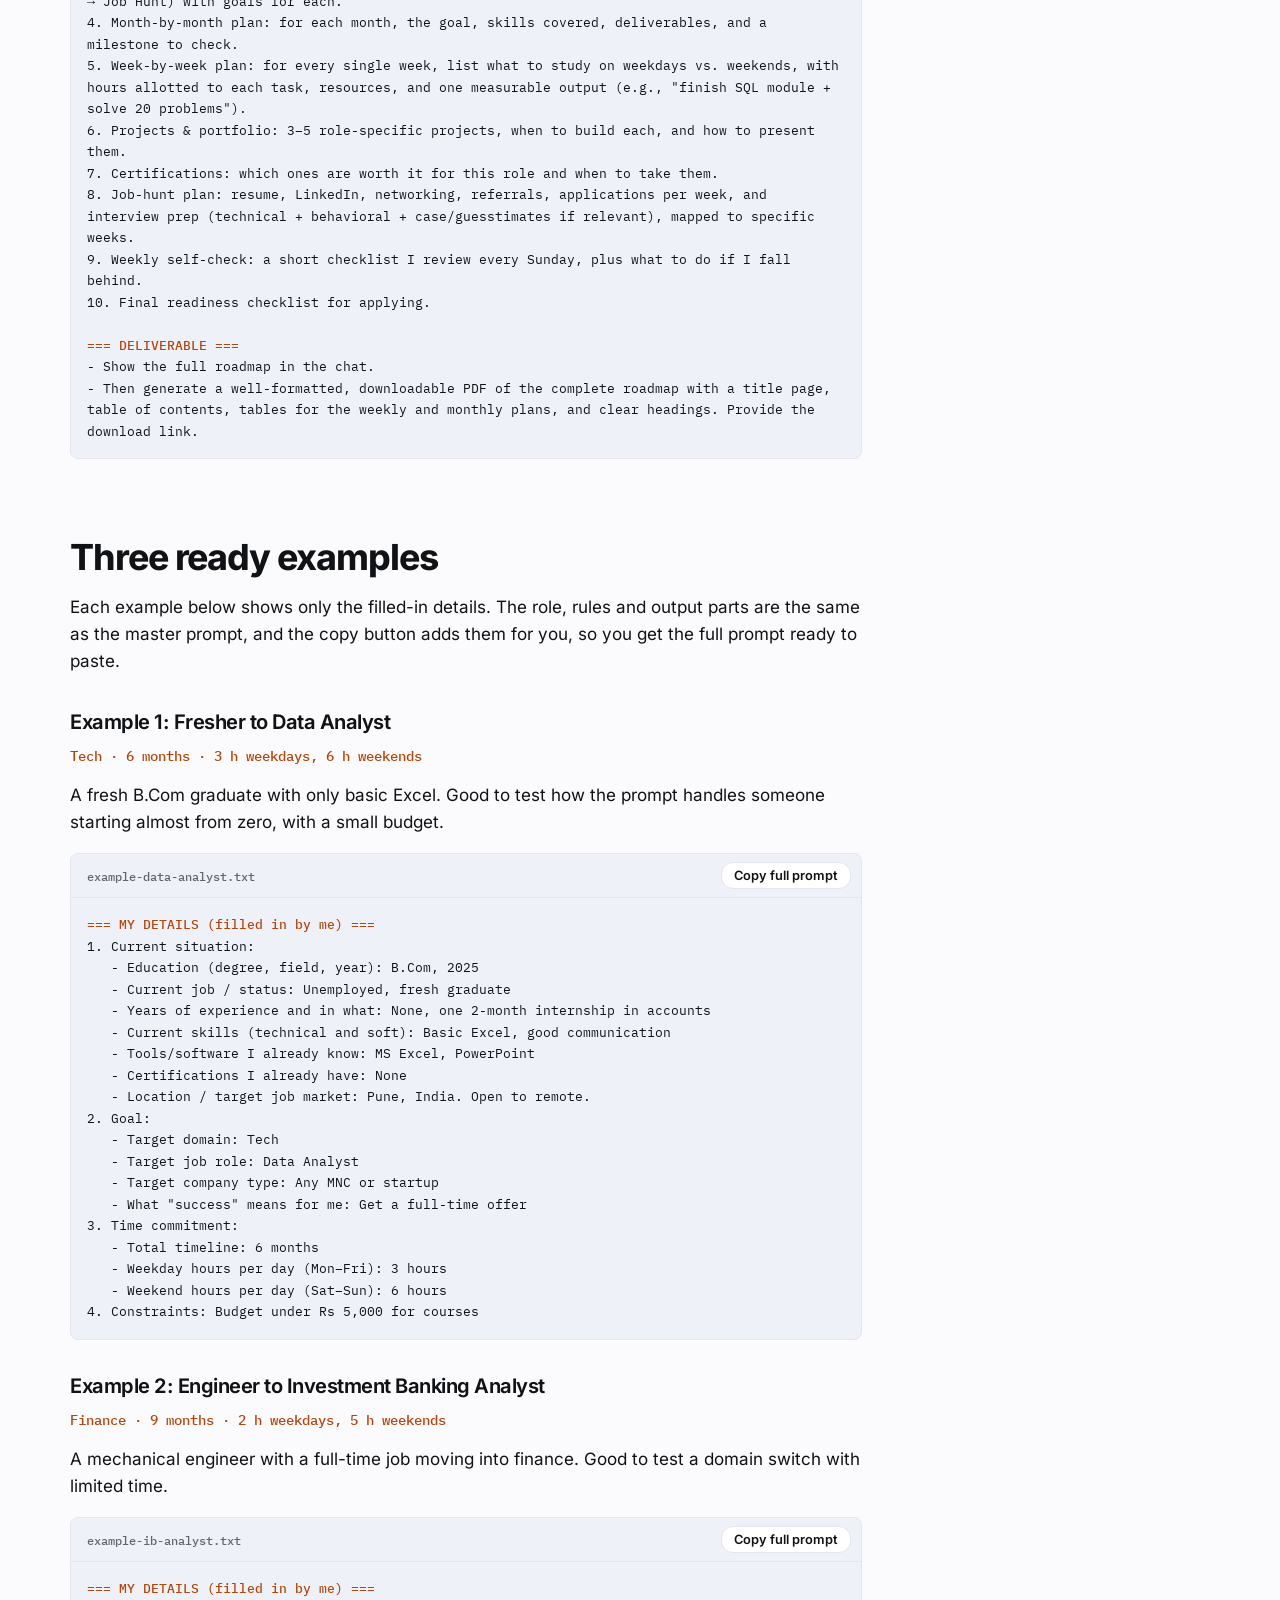
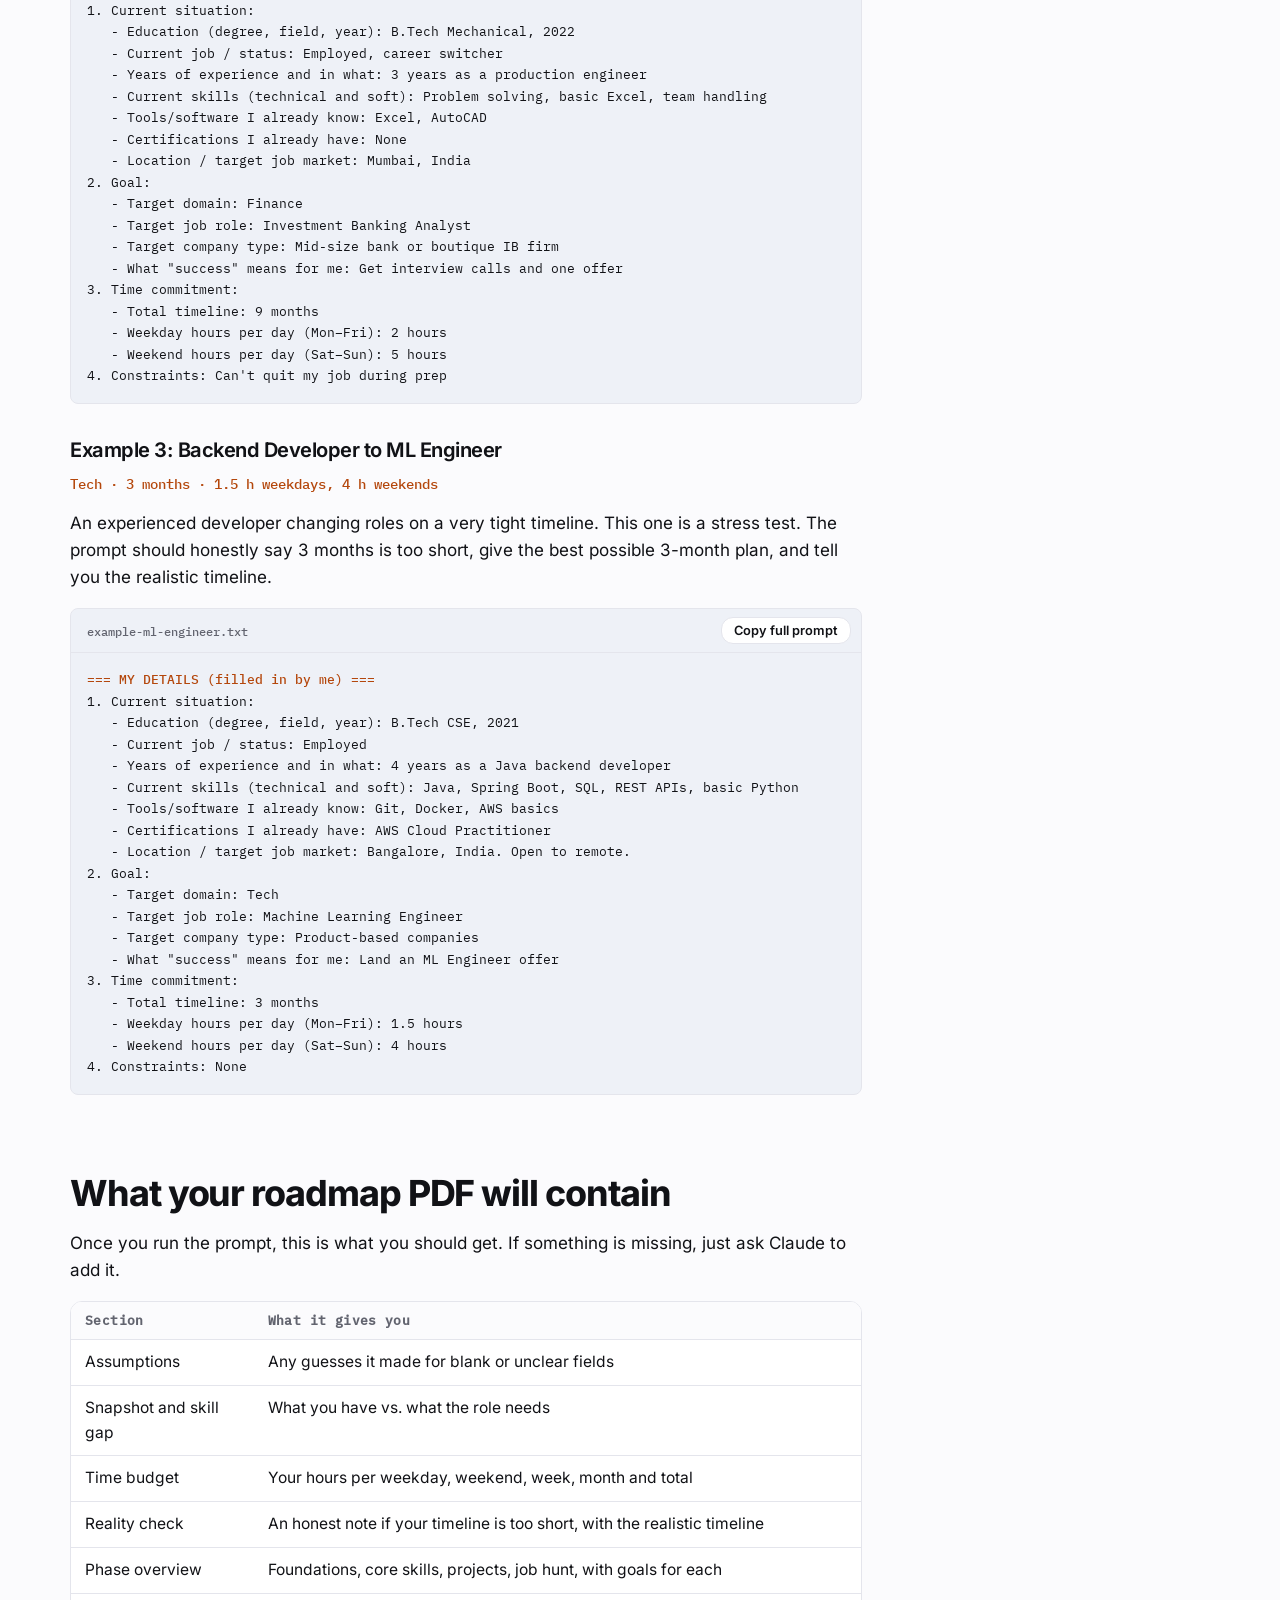
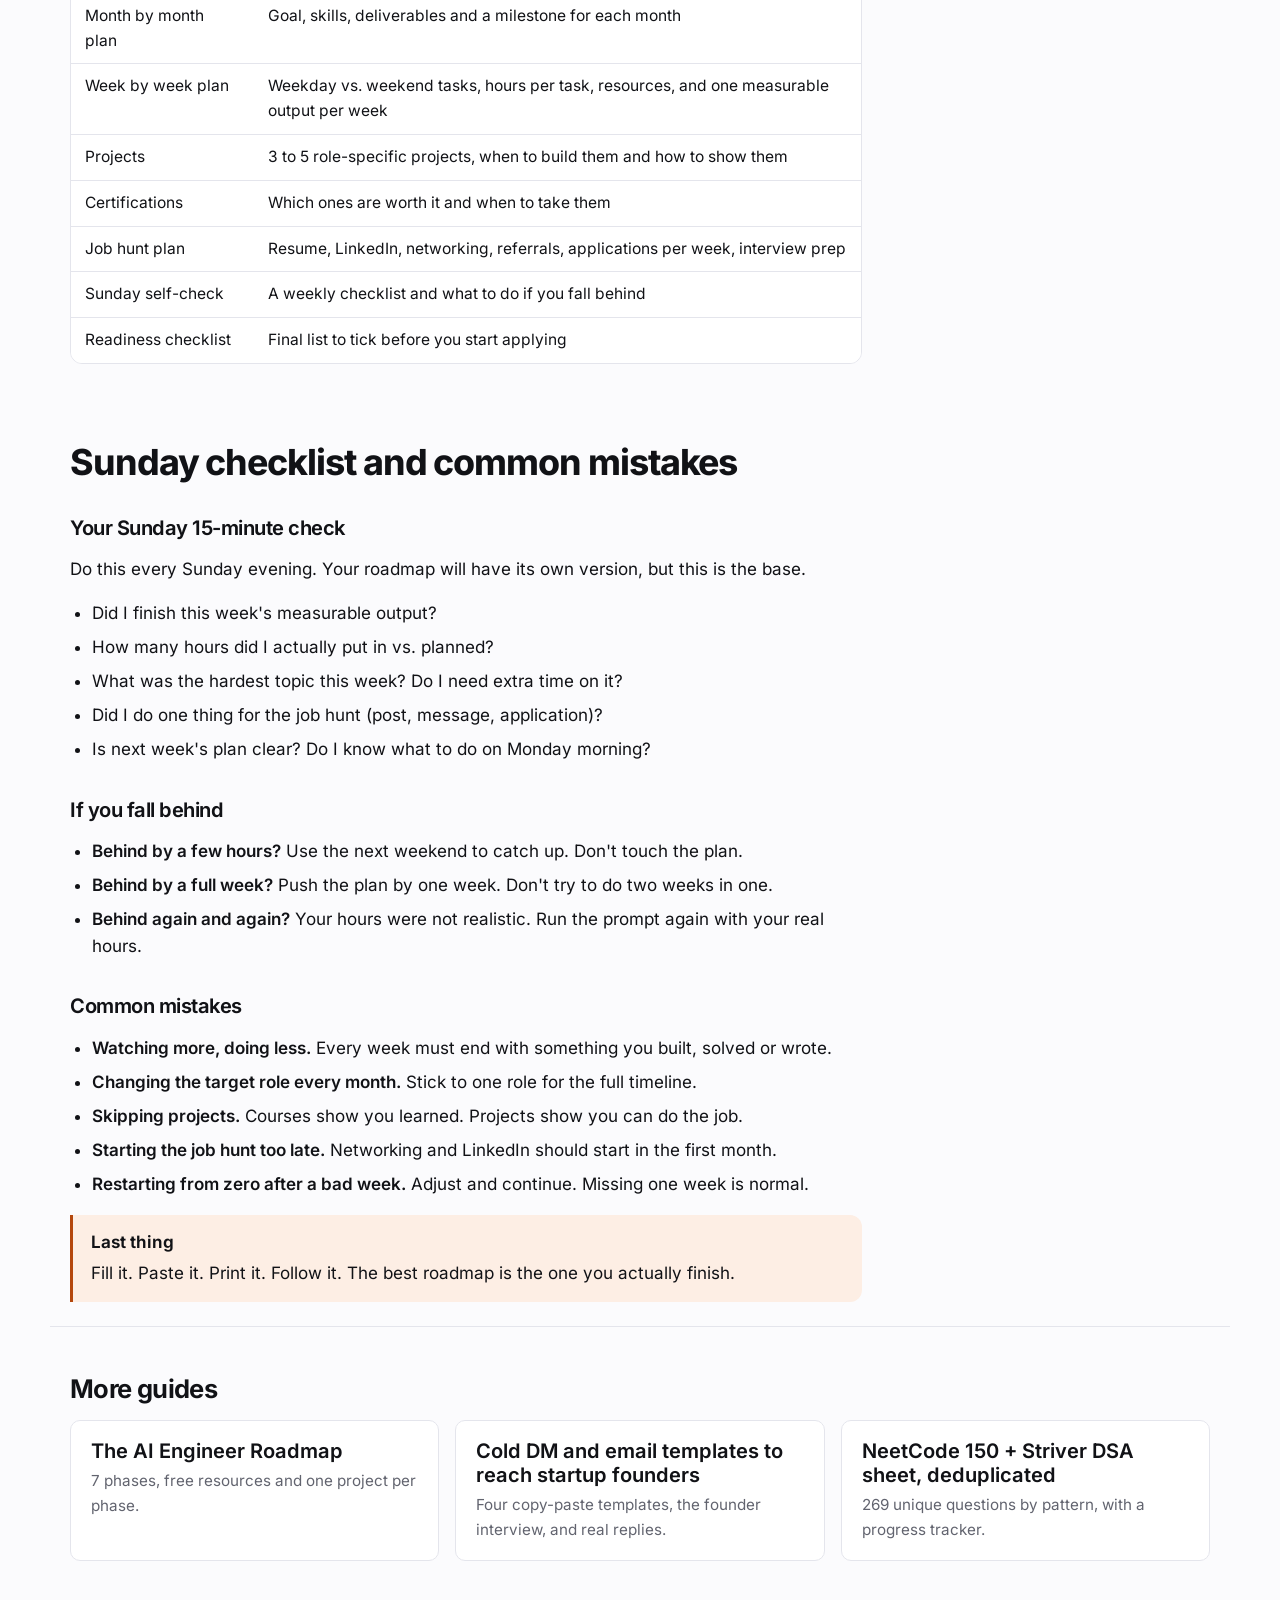
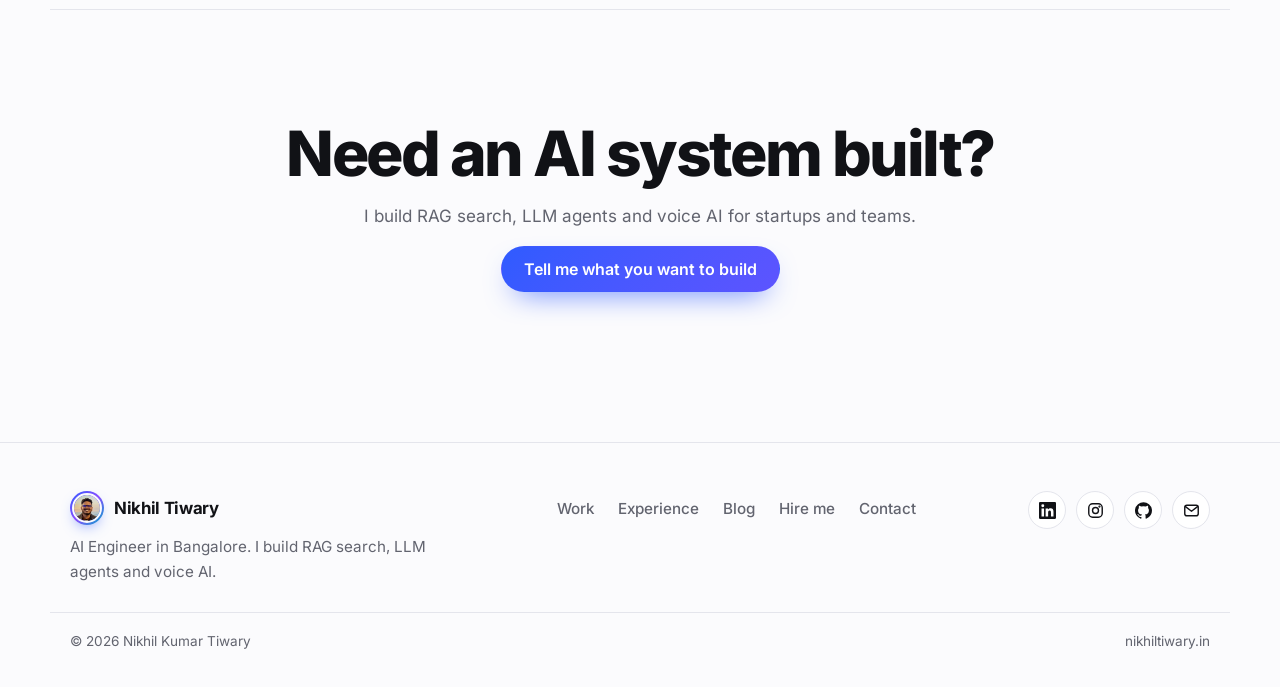
<file: blog/career-roadmap-framework.html>
<!doctype html>
<html lang="en">
<head>
<meta charset="utf-8">
<meta name="viewport" content="width=device-width, initial-scale=1, viewport-fit=cover">
<title>Build Your Own Career Roadmap (Framework + Prompt) | Nikhil Kumar Tiwary</title>
<meta name="description" content="A 6-step framework and one master prompt that builds a week-by-week plan for any tech or finance role. With 3 ready examples and a Sunday self-check.">
<meta name="author" content="Nikhil Kumar Tiwary">
<meta name="robots" content="index, follow, max-image-preview:large, max-snippet:-1">
<link rel="canonical" href="https://nikhiltiwary.in/blog/career-roadmap-framework.html">
<meta name="theme-color" content="#2f5bff">

<meta property="og:type" content="article">
<meta property="og:site_name" content="Nikhil Kumar Tiwary">
<meta property="og:title" content="Build your own career roadmap">
<meta property="og:description" content="A 6-step framework and one master prompt that builds your week-by-week plan for any tech or finance role.">
<meta property="og:url" content="https://nikhiltiwary.in/blog/career-roadmap-framework.html">
<meta property="og:locale" content="en_IN">
<meta property="og:image" content="https://nikhiltiwary.in/og-image.png">
<meta property="og:image:width" content="1200">
<meta property="og:image:height" content="630">
<meta property="article:published_time" content="2026-11-10">
<meta name="twitter:card" content="summary_large_image">
<meta name="twitter:image" content="https://nikhiltiwary.in/og-image.png">
<meta name="twitter:title" content="Build your own career roadmap">
<meta name="twitter:description" content="A 6-step framework and one master prompt that builds your week-by-week plan for any tech or finance role.">

<script type="application/ld+json">
{
  "@context": "https://schema.org",
  "@graph": [
    {
      "@type": "BlogPosting",
      "headline": "Build your own career roadmap",
      "description": "A 6-step framework and one master prompt that builds a week-by-week plan for any tech or finance role.",
      "url": "https://nikhiltiwary.in/blog/career-roadmap-framework.html",
      "datePublished": "2026-11-10T09:00:00+05:30",
      "dateModified": "2026-11-10T23:30:00+05:30",
      "inLanguage": "en",
      "image": "https://nikhiltiwary.in/og-image.png",
      "author": {
        "@id": "https://nikhiltiwary.in/#person",
        "@type": "Person",
        "name": "Nikhil Tiwary",
        "alternateName": "Nikhil Kumar Tiwary",
        "url": "https://nikhiltiwary.in/"
      },
      "isPartOf": {
        "@type": "Blog",
        "name": "Blog | Nikhil Kumar Tiwary",
        "url": "https://nikhiltiwary.in/blogs.html"
      },
      "mainEntityOfPage": "https://nikhiltiwary.in/blog/career-roadmap-framework.html"
    },
    {
      "@type": "BreadcrumbList",
      "itemListElement": [
        {
          "@type": "ListItem",
          "position": 1,
          "name": "Home",
          "item": "https://nikhiltiwary.in/"
        },
        {
          "@type": "ListItem",
          "position": 2,
          "name": "Blog",
          "item": "https://nikhiltiwary.in/blogs.html"
        },
        {
          "@type": "ListItem",
          "position": 3,
          "name": "Build your own career roadmap"
        }
      ]
    }
  ]
}
</script>
<link rel="icon" href="../assets/img/favicon-32.png" sizes="32x32" type="image/png">
<link rel="icon" href="../assets/img/favicon-48.png" sizes="48x48" type="image/png">
<link rel="apple-touch-icon" href="../assets/img/apple-touch-icon.png">
<link rel="preload" href="../assets/fonts/inter-latin.woff2" as="font" type="font/woff2" crossorigin>
<link rel="stylesheet" href="../assets/css/tokens.css?v=202611102337">
<link rel="stylesheet" href="../assets/css/base.css?v=202611102337">
<link rel="stylesheet" href="../assets/css/layout.css?v=202611102337">
<link rel="stylesheet" href="../assets/css/article.css?v=202611102337">
<link rel="stylesheet" href="../assets/css/effects.css?v=202611102337">
<script src="../assets/js/core/theme.js?v=202611102337"></script>
</head>
<body>
<a class="skip" href="#main">Skip to content</a>

<header class="top">
  <div class="wrap top-inner">
    <a class="brand" href="../"><span class="brand-avatar"><img src="../assets/img/avatar-96.png" alt="" width="34" height="34"></span>Nikhil Tiwary</a>
    <nav class="nav" aria-label="Site">
      <a href="../#work">Work</a>
      <a href="../#experience">Experience</a>
      <a href="../blogs.html" class="on">Blog</a>
      <a href="../#services">Hire me</a>
      <a href="../#contact">Contact</a>
    </nav>
    <button class="theme" id="theme-toggle" type="button" aria-label="Switch colour theme">
      <span class="theme-dot" aria-hidden="true"></span><span class="theme-text">Theme</span>
    </button>
  </div>
</header>

<main id="main">
  <header class="post-head wrap">
    <p class="eyebrow"><a href="../blogs.html">← Blog</a> · Career</p>
    <h1>Build your own career roadmap</h1>
    <p class="lede">A simple framework and one prompt that builds your week-by-week plan for any tech or finance role. For freshers, job switchers and anyone changing roles.</p>
    <div class="post-meta">
      <div class="blog-tags"><span>Career</span><span>Prompts</span></div>
      <span>Nikhil Kumar Tiwary</span>
      <time datetime="2026-11-10">10 Nov 2026</time>
      <span>8 min read</span>
    </div>
    <div class="post-actions">
      <a class="btn primary small" href="#master-prompt-section">Jump to the prompt</a>
      <a class="btn small" href="../Blogs/2.%20Career_Roadmap_Framework.pdf" download>Download PDF</a>
    </div>
  </header>

  <div class="wrap post">
    <article class="prose">
      <h2 id="why">Why one roadmap does not fit all</h2>
      <p>You have watched many roadmap videos. You have saved posts and made lists. But on Monday morning, you still don't know what to study.</p>
      <p>That's not your fault. Most roadmaps are made for an average person who does not exist. Your plan depends on things a YouTuber cannot know about you:</p>
      <ul>
        <li><strong>Your starting point.</strong> A fresher, a career switcher and a 4-year developer need very different plans, even for the same role.</li>
        <li><strong>Your end point.</strong> First job, internship, role change, or job switch. Each one has a different path.</li>
        <li><strong>Your time.</strong> 2 hours a day with a full-time job is not the same as 6 hours a day as a student.</li>
        <li><strong>Your deadline.</strong> 3 months, 6 months, or next year's placement season.</li>
      </ul>
      <div class="callout warm"><strong>The core idea</strong>Same destination does not mean same route. Your roadmap must start from where you are, not from where someone else was.</div>

      <h2 id="framework">The 6-step framework</h2>
      <p>Every good roadmap, whether you make it by hand or with AI, follows these 6 steps. The prompt in this guide does all of them for you. But knowing them helps you check if the plan you get is actually good.</p>
      <ol class="steps">
        <li><h3>Know your starting point</h3><p>Write down your education, experience, skills, tools and certifications. Be honest. Overrating yourself makes the plan skip things you actually need.</p></li>
        <li><h3>Define your end point clearly</h3><p>Not just "a job in tech". Pick one role, one type of company, and what success means. "Data Analyst offer at a startup in 6 months" is a goal. "Get into data" is not.</p></li>
        <li><h3>Count your real hours</h3><p>Weekdays and weekends are different. Count both separately and multiply. This number decides everything else.</p></li>
        <li><h3>Find the skill gap</h3><p>List the skills the role needs. Mark what you already have. The remaining list is your syllabus. Nothing more.</p></li>
        <li><h3>Plan backwards in phases</h3><p>Split your time into phases, then months, then weeks. Every week must end with one thing you can show or measure.</p></li>
        <li><h3>Track every week and adjust</h3><p>Check your progress every Sunday. If you fall behind, adjust the next week. Don't restart the whole plan.</p></li>
      </ol>

      <h3 id="hours">Step 3 in action: count your hours</h3>
      <p>Here is how the math works. Say you can give 2 hours on weekdays and 5 hours on weekends, for 6 months:</p>
      <div class="table-wrap">
        <table>
          <thead><tr><th>Item</th><th>Calculation</th><th>Hours</th></tr></thead>
          <tbody>
            <tr><td>Weekdays</td><td>2 hours × 5 days</td><td class="num">10 per week</td></tr>
            <tr><td>Weekends</td><td>5 hours × 2 days</td><td class="num">10 per week</td></tr>
            <tr><td>Per week</td><td>10 + 10</td><td class="num">20</td></tr>
            <tr><td>Per month</td><td>20 × ~4.3 weeks</td><td class="num">~86</td></tr>
            <tr><td>Total (6 months)</td><td>20 × 26 weeks</td><td class="num">~520</td></tr>
          </tbody>
        </table>
      </div>
      <p>520 hours is your real budget. Any plan that needs more than this is a fake plan.</p>

      <h3 id="phases">Step 5 in action: a typical phase split</h3>
      <p>This is a rough guide. The prompt adjusts it to your situation. A switcher with strong basics may skip most of Phase 1.</p>
      <div class="table-wrap">
        <table>
          <thead><tr><th>Phase</th><th>Share of time</th><th>Focus</th></tr></thead>
          <tbody>
            <tr><td>1. Foundations</td><td class="num">~20 to 25%</td><td>Core basics the role assumes you know</td></tr>
            <tr><td>2. Core skills</td><td class="num">~30 to 35%</td><td>Role-specific skills and tools</td></tr>
            <tr><td>3. Projects</td><td class="num">~20 to 25%</td><td>Portfolio work that proves your skills</td></tr>
            <tr><td>4. Job hunt</td><td class="num">~20%</td><td>Resume, LinkedIn, referrals, applications, interview prep</td></tr>
          </tbody>
        </table>
      </div>
      <div class="callout"><strong>Tip</strong>Don't wait until the end to start the job hunt. Updating your LinkedIn and talking to people should start early. The prompt maps these to specific weeks.</div>

      <h2 id="how-to-use">How to use the prompt</h2>
      <ol>
        <li>Copy the master prompt below.</li>
        <li>Fill every <span class="ph">[______]</span> with your details. Keep it short and honest.</li>
        <li>Open Claude (claude.ai or the app). Turn on <strong>Code execution and file creation</strong> in Settings so it can make the PDF.</li>
        <li>Paste the prompt and send. It will not ask you anything. It just builds the plan.</li>
        <li>Download the PDF, print it, and start Week 1 on Monday.</li>
      </ol>
      <h3>Tips for filling the details</h3>
      <ul>
        <li><strong>Be specific with skills.</strong> "Python basics, can write loops and functions" is better than "Python".</li>
        <li><strong>Give real hours, not dream hours.</strong> If you have a job, 1.5 to 2 hours on weekdays is honest. Plans built on 6 hours a day after work usually break in week 2.</li>
        <li><strong>Pick one target role.</strong> "Data Analyst or Data Scientist or ML Engineer" gives a confused plan. Pick one.</li>
        <li><strong>Mention constraints.</strong> Budget, language, notice period, college exams. They change the plan.</li>
        <li><strong>Left something blank?</strong> No problem. The prompt makes a reasonable guess and lists it under Assumptions. Just check that section.</li>
      </ul>
      <div class="callout"><strong>No file creation option?</strong>The prompt still works. You will get the full roadmap in the chat. Copy it into a doc and you are good to go.</div>

      <h2 id="master-prompt-section">The master prompt</h2>
      <p>Copy everything in the box. Fill the blanks. Paste and send.</p>
      <div class="copy-block">
        <div class="copy-block-head"><span>master-prompt.txt</span><button class="copy-btn" type="button" data-copy="master-prompt">Copy prompt</button></div>
<pre id="master-prompt"><span class="k">ROLE: You are a senior career strategist and hiring manager with deep experience in tech and finance hiring. Build a complete, realistic career roadmap for me.</span>

<span class="k">=== MY DETAILS (filled in by me) ===</span>
1. Current situation:
   - Education (degree, field, year): [______]
   - Current job / status (student, employed, career switcher, unemployed): [______]
   - Years of experience and in what: [______]
   - Current skills (technical and soft): [______]
   - Tools/software I already know: [______]
   - Certifications I already have: [______]
   - Location / target job market (country or city, remote OK?): [______]
2. Goal:
   - Target domain (e.g., Tech, Finance, FinTech): [______]
   - Target job role (e.g., Data Analyst, SDE, Investment Banking Analyst, Risk Analyst): [______]
   - Target company type (startup, MNC, Big Tech, bank, fund, any): [______]
   - What "success" means for me (e.g., land an offer, first interview, switch internally): [______]
3. Time commitment:
   - Total timeline: [___] months
   - Weekday hours per day (Mon–Fri): [___] hours
   - Weekend hours per day (Sat–Sun): [___] hours
4. Constraints (optional): budget for courses, language, anything else: [______]

<span class="k">=== STRICT RULES ===</span>
- Do NOT ask me any questions. Do not ask for confirmation. Start immediately.
- If any field is blank or unclear, make a reasonable assumption, state it in an "Assumptions" section, and continue.
- Calculate my total available hours (weekday + weekend, per week and in total) and fit the plan to them exactly. Never plan more hours than I have.
- If my timeline is unrealistic for the role, say so honestly, then give (a) the best plan within my timeline and (b) the realistic timeline needed.
- Prefer free or low-cost resources; name specific courses, books, websites, and practice platforms.

<span class="k">=== OUTPUT STRUCTURE ===</span>
1. Snapshot: my starting point, target role, skill gap analysis (skills I have vs. skills the role needs).
2. Time budget: hours per weekday, per weekend, per week, per month, and total.
3. Phase overview: split the timeline into phases (e.g., Foundations → Core Skills → Projects → Job Hunt) with goals for each.
4. Month-by-month plan: for each month, the goal, skills covered, deliverables, and a milestone to check.
5. Week-by-week plan: for every single week, list what to study on weekdays vs. weekends, with hours allotted to each task, resources, and one measurable output (e.g., "finish SQL module + solve 20 problems").
6. Projects &amp; portfolio: 3–5 role-specific projects, when to build each, and how to present them.
7. Certifications: which ones are worth it for this role and when to take them.
8. Job-hunt plan: resume, LinkedIn, networking, referrals, applications per week, and interview prep (technical + behavioral + case/guesstimates if relevant), mapped to specific weeks.
9. Weekly self-check: a short checklist I review every Sunday, plus what to do if I fall behind.
10. Final readiness checklist for applying.

<span class="k">=== DELIVERABLE ===</span>
- Show the full roadmap in the chat.
- Then generate a well-formatted, downloadable PDF of the complete roadmap with a title page, table of contents, tables for the weekly and monthly plans, and clear headings. Provide the download link.</pre>
      </div>

      <h2 id="examples">Three ready examples</h2>
      <p>Each example below shows only the filled-in details. The role, rules and output parts are the same as the master prompt, and the copy button adds them for you, so you get the full prompt ready to paste.</p>

      <h3 id="example-1">Example 1: Fresher to Data Analyst</h3>
      <p class="example-meta">Tech · 6 months · 3 h weekdays, 6 h weekends</p>
      <p>A fresh B.Com graduate with only basic Excel. Good to test how the prompt handles someone starting almost from zero, with a small budget.</p>
      <div class="copy-block">
        <div class="copy-block-head"><span>example-data-analyst.txt</span><button class="copy-btn" type="button" data-copy-example="ex-1">Copy full prompt</button></div>
<pre id="ex-1"><span class="k">=== MY DETAILS (filled in by me) ===</span>
1. Current situation:
   - Education (degree, field, year): B.Com, 2025
   - Current job / status: Unemployed, fresh graduate
   - Years of experience and in what: None, one 2-month internship in accounts
   - Current skills (technical and soft): Basic Excel, good communication
   - Tools/software I already know: MS Excel, PowerPoint
   - Certifications I already have: None
   - Location / target job market: Pune, India. Open to remote.
2. Goal:
   - Target domain: Tech
   - Target job role: Data Analyst
   - Target company type: Any MNC or startup
   - What "success" means for me: Get a full-time offer
3. Time commitment:
   - Total timeline: 6 months
   - Weekday hours per day (Mon–Fri): 3 hours
   - Weekend hours per day (Sat–Sun): 6 hours
4. Constraints: Budget under Rs 5,000 for courses</pre>
      </div>

      <h3 id="example-2">Example 2: Engineer to Investment Banking Analyst</h3>
      <p class="example-meta">Finance · 9 months · 2 h weekdays, 5 h weekends</p>
      <p>A mechanical engineer with a full-time job moving into finance. Good to test a domain switch with limited time.</p>
      <div class="copy-block">
        <div class="copy-block-head"><span>example-ib-analyst.txt</span><button class="copy-btn" type="button" data-copy-example="ex-2">Copy full prompt</button></div>
<pre id="ex-2"><span class="k">=== MY DETAILS (filled in by me) ===</span>
1. Current situation:
   - Education (degree, field, year): B.Tech Mechanical, 2022
   - Current job / status: Employed, career switcher
   - Years of experience and in what: 3 years as a production engineer
   - Current skills (technical and soft): Problem solving, basic Excel, team handling
   - Tools/software I already know: Excel, AutoCAD
   - Certifications I already have: None
   - Location / target job market: Mumbai, India
2. Goal:
   - Target domain: Finance
   - Target job role: Investment Banking Analyst
   - Target company type: Mid-size bank or boutique IB firm
   - What "success" means for me: Get interview calls and one offer
3. Time commitment:
   - Total timeline: 9 months
   - Weekday hours per day (Mon–Fri): 2 hours
   - Weekend hours per day (Sat–Sun): 5 hours
4. Constraints: Can't quit my job during prep</pre>
      </div>

      <h3 id="example-3">Example 3: Backend Developer to ML Engineer</h3>
      <p class="example-meta">Tech · 3 months · 1.5 h weekdays, 4 h weekends</p>
      <p>An experienced developer changing roles on a very tight timeline. This one is a stress test. The prompt should honestly say 3 months is too short, give the best possible 3-month plan, and tell you the realistic timeline.</p>
      <div class="copy-block">
        <div class="copy-block-head"><span>example-ml-engineer.txt</span><button class="copy-btn" type="button" data-copy-example="ex-3">Copy full prompt</button></div>
<pre id="ex-3"><span class="k">=== MY DETAILS (filled in by me) ===</span>
1. Current situation:
   - Education (degree, field, year): B.Tech CSE, 2021
   - Current job / status: Employed
   - Years of experience and in what: 4 years as a Java backend developer
   - Current skills (technical and soft): Java, Spring Boot, SQL, REST APIs, basic Python
   - Tools/software I already know: Git, Docker, AWS basics
   - Certifications I already have: AWS Cloud Practitioner
   - Location / target job market: Bangalore, India. Open to remote.
2. Goal:
   - Target domain: Tech
   - Target job role: Machine Learning Engineer
   - Target company type: Product-based companies
   - What "success" means for me: Land an ML Engineer offer
3. Time commitment:
   - Total timeline: 3 months
   - Weekday hours per day (Mon–Fri): 1.5 hours
   - Weekend hours per day (Sat–Sun): 4 hours
4. Constraints: None</pre>
      </div>

      <h2 id="what-you-get">What your roadmap PDF will contain</h2>
      <p>Once you run the prompt, this is what you should get. If something is missing, just ask Claude to add it.</p>
      <div class="table-wrap">
        <table>
          <thead><tr><th>Section</th><th>What it gives you</th></tr></thead>
          <tbody>
            <tr><td>Assumptions</td><td>Any guesses it made for blank or unclear fields</td></tr>
            <tr><td>Snapshot and skill gap</td><td>What you have vs. what the role needs</td></tr>
            <tr><td>Time budget</td><td>Your hours per weekday, weekend, week, month and total</td></tr>
            <tr><td>Reality check</td><td>An honest note if your timeline is too short, with the realistic timeline</td></tr>
            <tr><td>Phase overview</td><td>Foundations, core skills, projects, job hunt, with goals for each</td></tr>
            <tr><td>Month by month plan</td><td>Goal, skills, deliverables and a milestone for each month</td></tr>
            <tr><td>Week by week plan</td><td>Weekday vs. weekend tasks, hours per task, resources, and one measurable output per week</td></tr>
            <tr><td>Projects</td><td>3 to 5 role-specific projects, when to build them and how to show them</td></tr>
            <tr><td>Certifications</td><td>Which ones are worth it and when to take them</td></tr>
            <tr><td>Job hunt plan</td><td>Resume, LinkedIn, networking, referrals, applications per week, interview prep</td></tr>
            <tr><td>Sunday self-check</td><td>A weekly checklist and what to do if you fall behind</td></tr>
            <tr><td>Readiness checklist</td><td>Final list to tick before you start applying</td></tr>
          </tbody>
        </table>
      </div>

      <h2 id="sunday">Sunday checklist and common mistakes</h2>
      <h3>Your Sunday 15-minute check</h3>
      <p>Do this every Sunday evening. Your roadmap will have its own version, but this is the base.</p>
      <ul>
        <li>Did I finish this week's measurable output?</li>
        <li>How many hours did I actually put in vs. planned?</li>
        <li>What was the hardest topic this week? Do I need extra time on it?</li>
        <li>Did I do one thing for the job hunt (post, message, application)?</li>
        <li>Is next week's plan clear? Do I know what to do on Monday morning?</li>
      </ul>
      <h3>If you fall behind</h3>
      <ul>
        <li><strong>Behind by a few hours?</strong> Use the next weekend to catch up. Don't touch the plan.</li>
        <li><strong>Behind by a full week?</strong> Push the plan by one week. Don't try to do two weeks in one.</li>
        <li><strong>Behind again and again?</strong> Your hours were not realistic. Run the prompt again with your real hours.</li>
      </ul>
      <h3>Common mistakes</h3>
      <ul>
        <li><strong>Watching more, doing less.</strong> Every week must end with something you built, solved or wrote.</li>
        <li><strong>Changing the target role every month.</strong> Stick to one role for the full timeline.</li>
        <li><strong>Skipping projects.</strong> Courses show you learned. Projects show you can do the job.</li>
        <li><strong>Starting the job hunt too late.</strong> Networking and LinkedIn should start in the first month.</li>
        <li><strong>Restarting from zero after a bad week.</strong> Adjust and continue. Missing one week is normal.</li>
      </ul>
      <div class="callout warm"><strong>Last thing</strong>Fill it. Paste it. Print it. Follow it. The best roadmap is the one you actually finish.</div>
    </article>

    <nav class="post-toc" aria-label="On this page">
      <p>On this page</p>
      <ol>
        <li><a href="#why">Why one roadmap does not fit all</a></li>
        <li><a href="#framework">The 6-step framework</a></li>
        <li><a href="#how-to-use">How to use the prompt</a></li>
        <li><a href="#master-prompt-section">The master prompt</a></li>
        <li><a href="#examples">Three ready examples</a></li>
        <li><a href="#what-you-get">What your roadmap will contain</a></li>
        <li><a href="#sunday">Sunday checklist</a></li>
      </ol>
    </nav>
  </div>

  <section class="wrap more-posts">
    <h2>More guides</h2>
    <ul class="more-list">
      <li><a href="ai-engineer-roadmap.html"><strong>The AI Engineer Roadmap</strong><span>7 phases, free resources and one project per phase.</span></a></li>
      <li><a href="cold-dm-email-templates.html"><strong>Cold DM and email templates to reach startup founders</strong><span>Four copy-paste templates, the founder interview, and real replies.</span></a></li>
      <li><a href="dsa-sheet-neetcode-150-striver.html"><strong>NeetCode 150 + Striver DSA sheet, deduplicated</strong><span>269 unique questions by pattern, with a progress tracker.</span></a></li>
    </ul>
  </section>

  <section class="section wrap blog-cta">
    <h2>Need an AI system built?</h2>
    <p>I build RAG search, LLM agents and voice AI for startups and teams.</p>
    <a class="btn primary" href="../#contact">Tell me what you want to build</a>
  </section>
</main>

<footer class="foot">
  <div class="wrap foot-inner">
    <div class="foot-brand"><a class="brand" href="../"><span class="brand-avatar"><img src="../assets/img/avatar-96.png" alt="" width="34" height="34"></span>Nikhil Tiwary</a><p>AI Engineer in Bangalore. I build RAG search, LLM agents and voice AI.</p></div>
    <nav class="foot-nav" aria-label="Footer"><a href="../#work">Work</a><a href="../#experience">Experience</a><a href="../blogs.html">Blog</a><a href="../#services">Hire me</a><a href="../#contact">Contact</a></nav>
    <div class="socials small" aria-label="Find me on"><a class="soc" data-social="linkedin" href="https://www.linkedin.com/in/nikhil-tiwary007/" target="_blank" rel="me noopener" aria-label="LinkedIn" title="LinkedIn"><svg viewBox="0 0 24 24" aria-hidden="true"><path fill="currentColor" d="M20.45 20.45h-3.56v-5.57c0-1.33-.02-3.04-1.85-3.04-1.85 0-2.14 1.45-2.14 2.94v5.67H9.35V9h3.41v1.56h.05c.48-.9 1.64-1.85 3.37-1.85 3.6 0 4.27 2.37 4.27 5.46v6.28zM5.34 7.43a2.06 2.06 0 1 1 0-4.13 2.06 2.06 0 0 1 0 4.13zM7.12 20.45H3.56V9h3.56v11.45zM22.22 0H1.77C.79 0 0 .77 0 1.73v20.54C0 23.23.79 24 1.77 24h20.45c.98 0 1.78-.77 1.78-1.73V1.73C24 .77 23.2 0 22.22 0z"/></svg></a><a class="soc" data-social="instagram" href="https://www.instagram.com/nikhiltiwary.in/" target="_blank" rel="me noopener" aria-label="Instagram" title="Instagram"><svg viewBox="0 0 24 24" aria-hidden="true" fill="none" stroke="currentColor" stroke-width="2" stroke-linecap="round" stroke-linejoin="round"><rect x="2.5" y="2.5" width="19" height="19" rx="5.5"/><circle cx="12" cy="12" r="4.2"/><circle cx="17.6" cy="6.4" r=".6" fill="currentColor"/></svg></a><a class="soc" data-social="github" href="https://github.com/tiwarinikhil" target="_blank" rel="me noopener" aria-label="GitHub" title="GitHub"><svg viewBox="0 0 24 24" aria-hidden="true"><path fill="currentColor" d="M12 .3a12 12 0 0 0-3.8 23.38c.6.12.83-.26.83-.57l-.02-2.04c-3.34.73-4.04-1.61-4.04-1.61-.55-1.39-1.34-1.76-1.34-1.76-1.09-.74.08-.73.08-.73 1.2.08 1.84 1.24 1.84 1.24 1.07 1.83 2.81 1.3 3.5 1 .1-.78.42-1.3.76-1.6-2.67-.3-5.47-1.33-5.47-5.93 0-1.31.47-2.38 1.24-3.22-.14-.3-.54-1.52.1-3.18 0 0 1-.32 3.3 1.23a11.5 11.5 0 0 1 6 0c2.28-1.55 3.29-1.23 3.29-1.23.64 1.66.24 2.88.12 3.18a4.65 4.65 0 0 1 1.23 3.22c0 4.61-2.8 5.63-5.48 5.92.42.36.81 1.1.81 2.22l-.01 3.29c0 .31.2.69.82.57A12 12 0 0 0 12 .3"/></svg></a><a class="soc" data-social="email" href="mailto:nikhiltiwarijt2015@gmail.com" aria-label="Email" title="Email"><svg viewBox="0 0 24 24" aria-hidden="true" fill="none" stroke="currentColor" stroke-width="2" stroke-linecap="round" stroke-linejoin="round"><rect x="2.5" y="4.5" width="19" height="15" rx="3"/><path d="m3.5 6.5 8.5 6.5 8.5-6.5"/></svg></a></div>
  </div>
  <div class="wrap foot-base"><p>&copy; <span id="year">2026</span> Nikhil Kumar Tiwary</p><p>nikhiltiwary.in</p></div>
</footer>

<script src="../content/data.js?v=202611102337"></script>
<script src="../assets/js/core/util.js?v=202611102337"></script>
<script src="../assets/js/blog/article.js?v=202611102337"></script>
<script src="../assets/js/core/header.js?v=202611102337"></script>
<script src="../assets/js/core/palette.js?v=202611102337"></script>
<script src="../assets/js/core/motion.js?v=202611102337"></script>
</body>
</html>
</file>
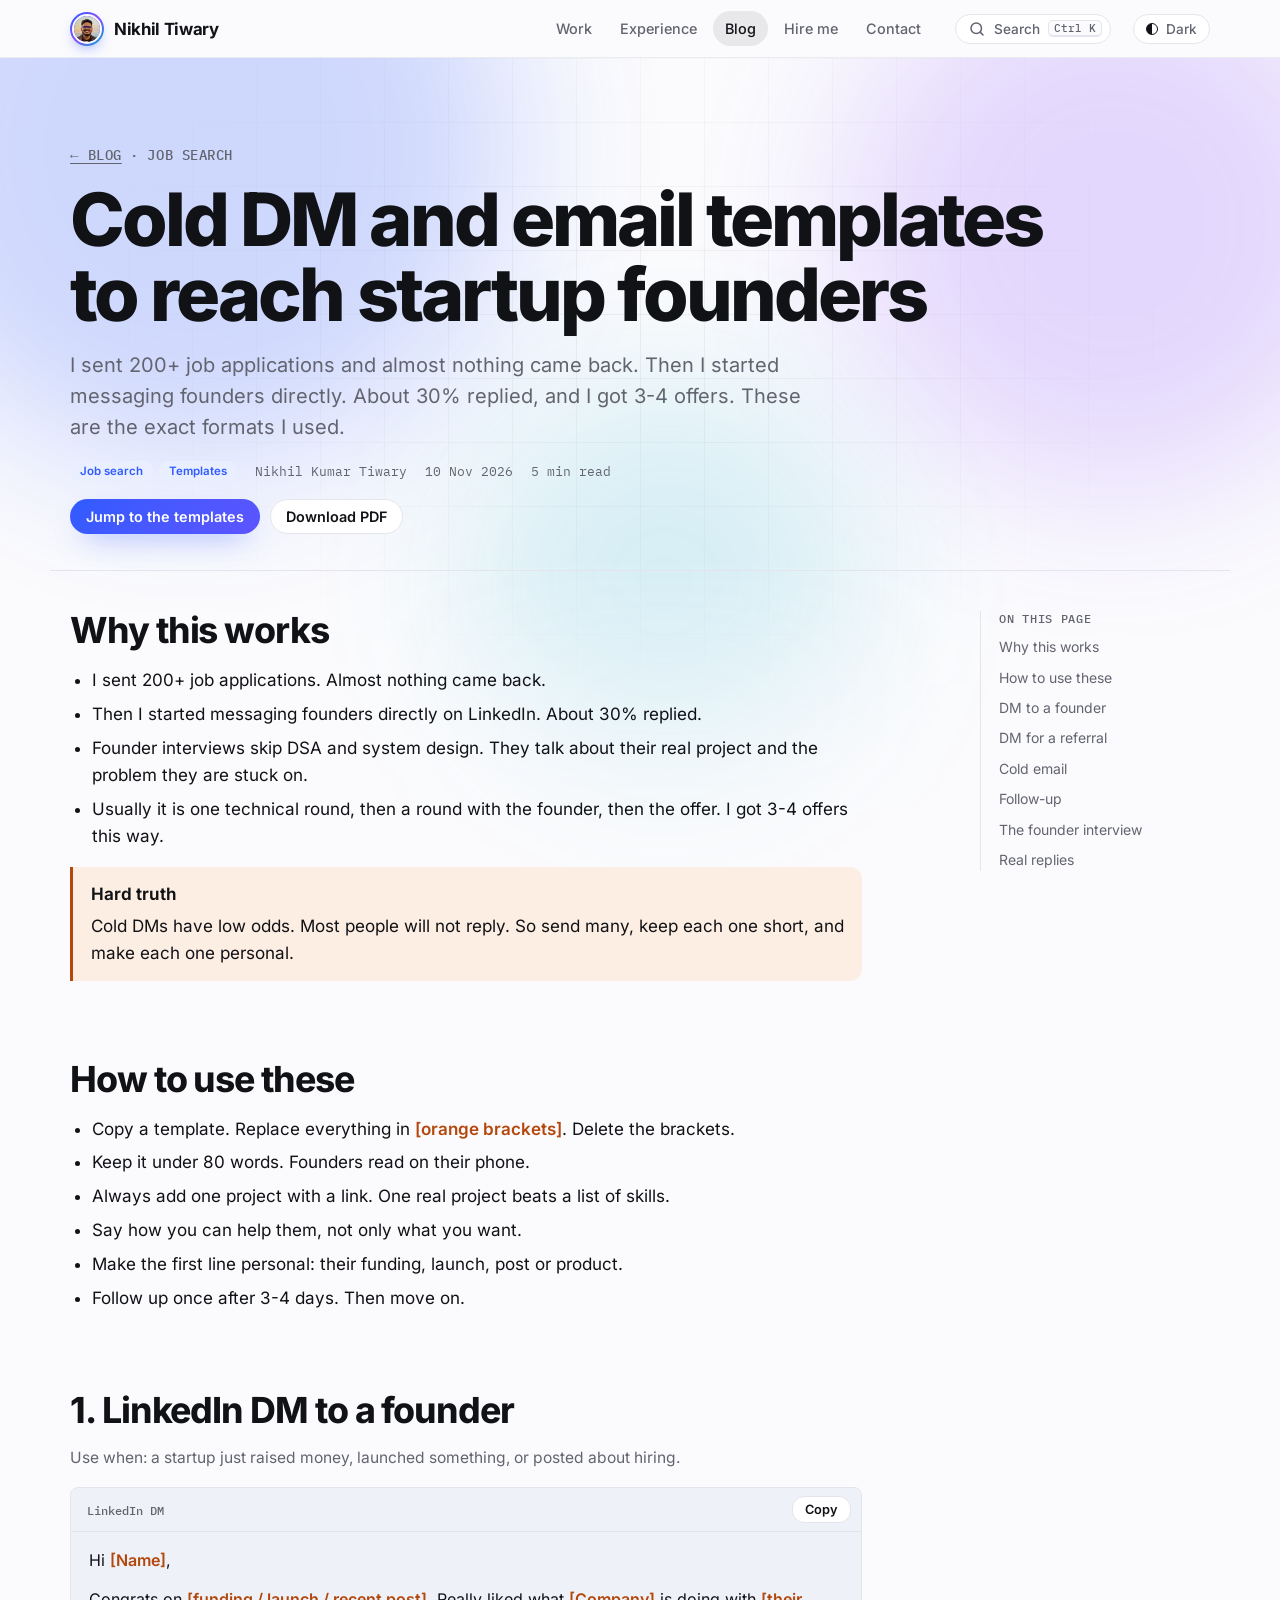
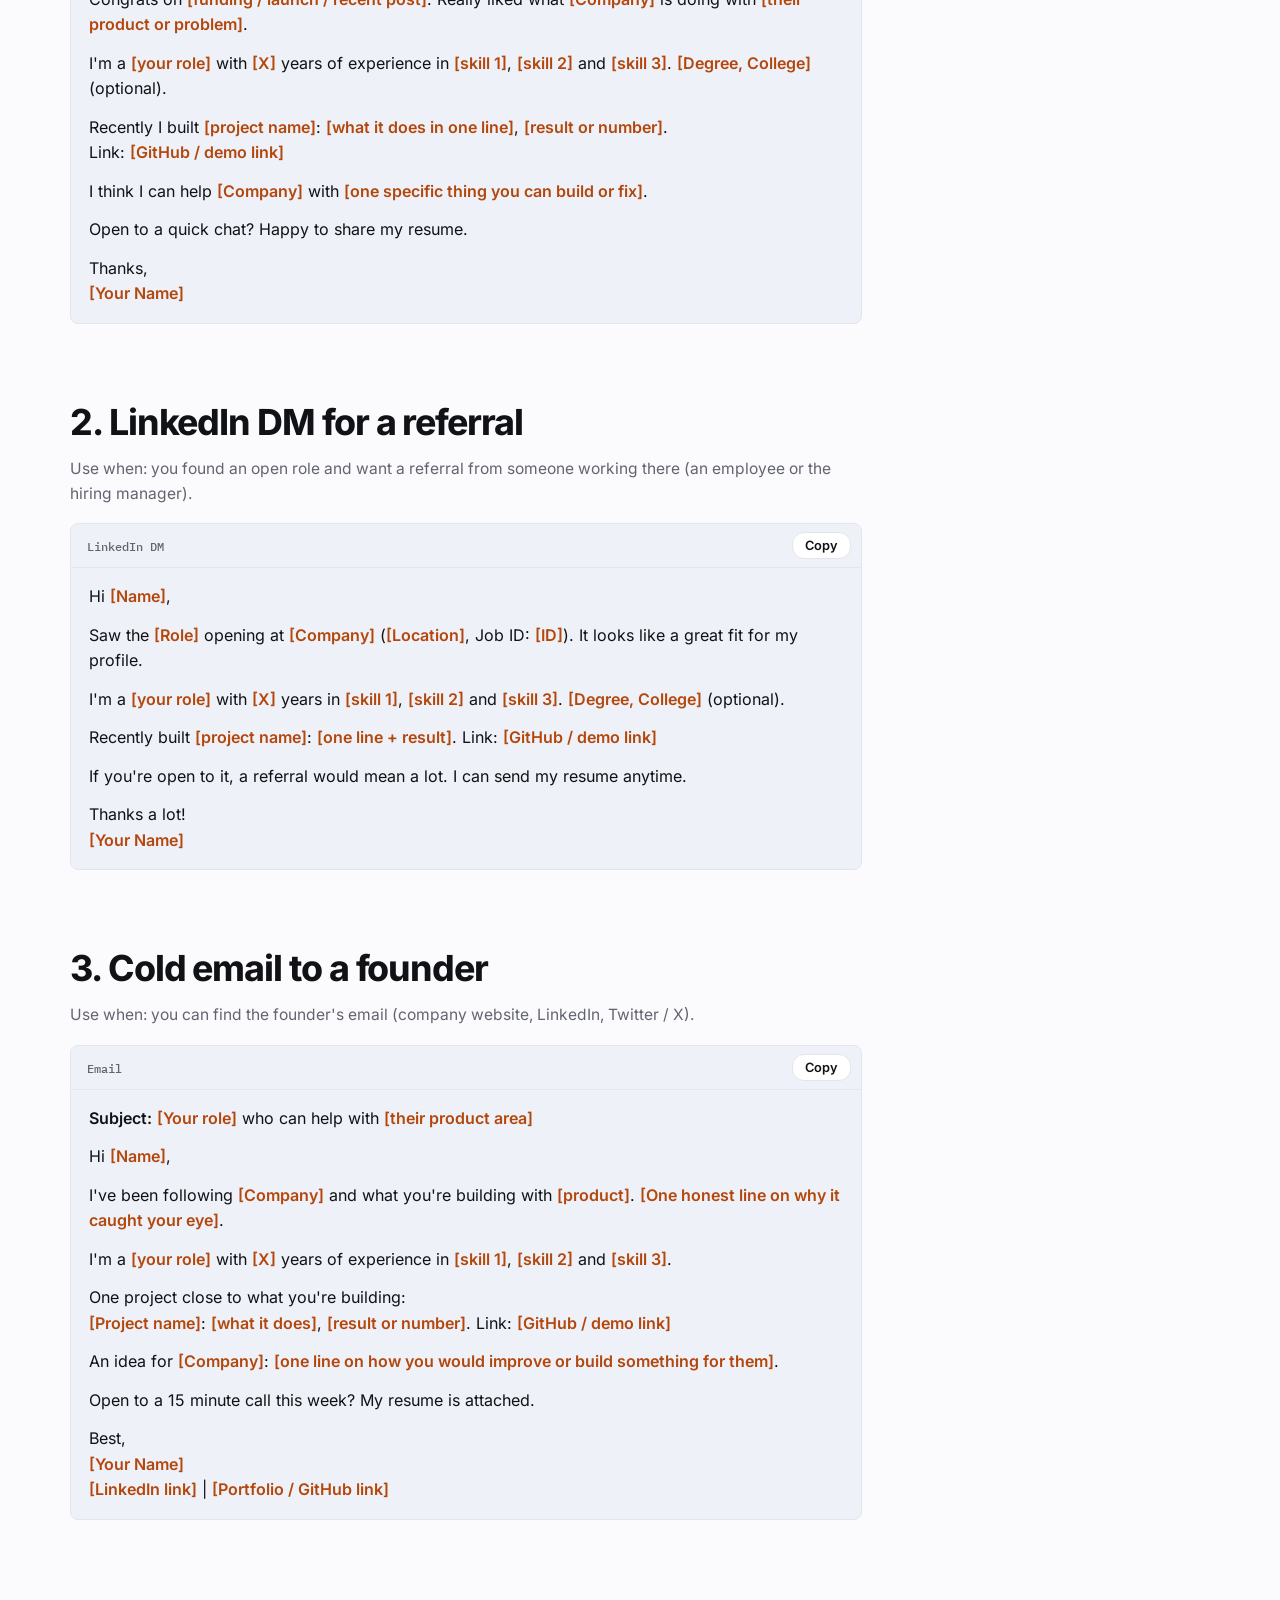
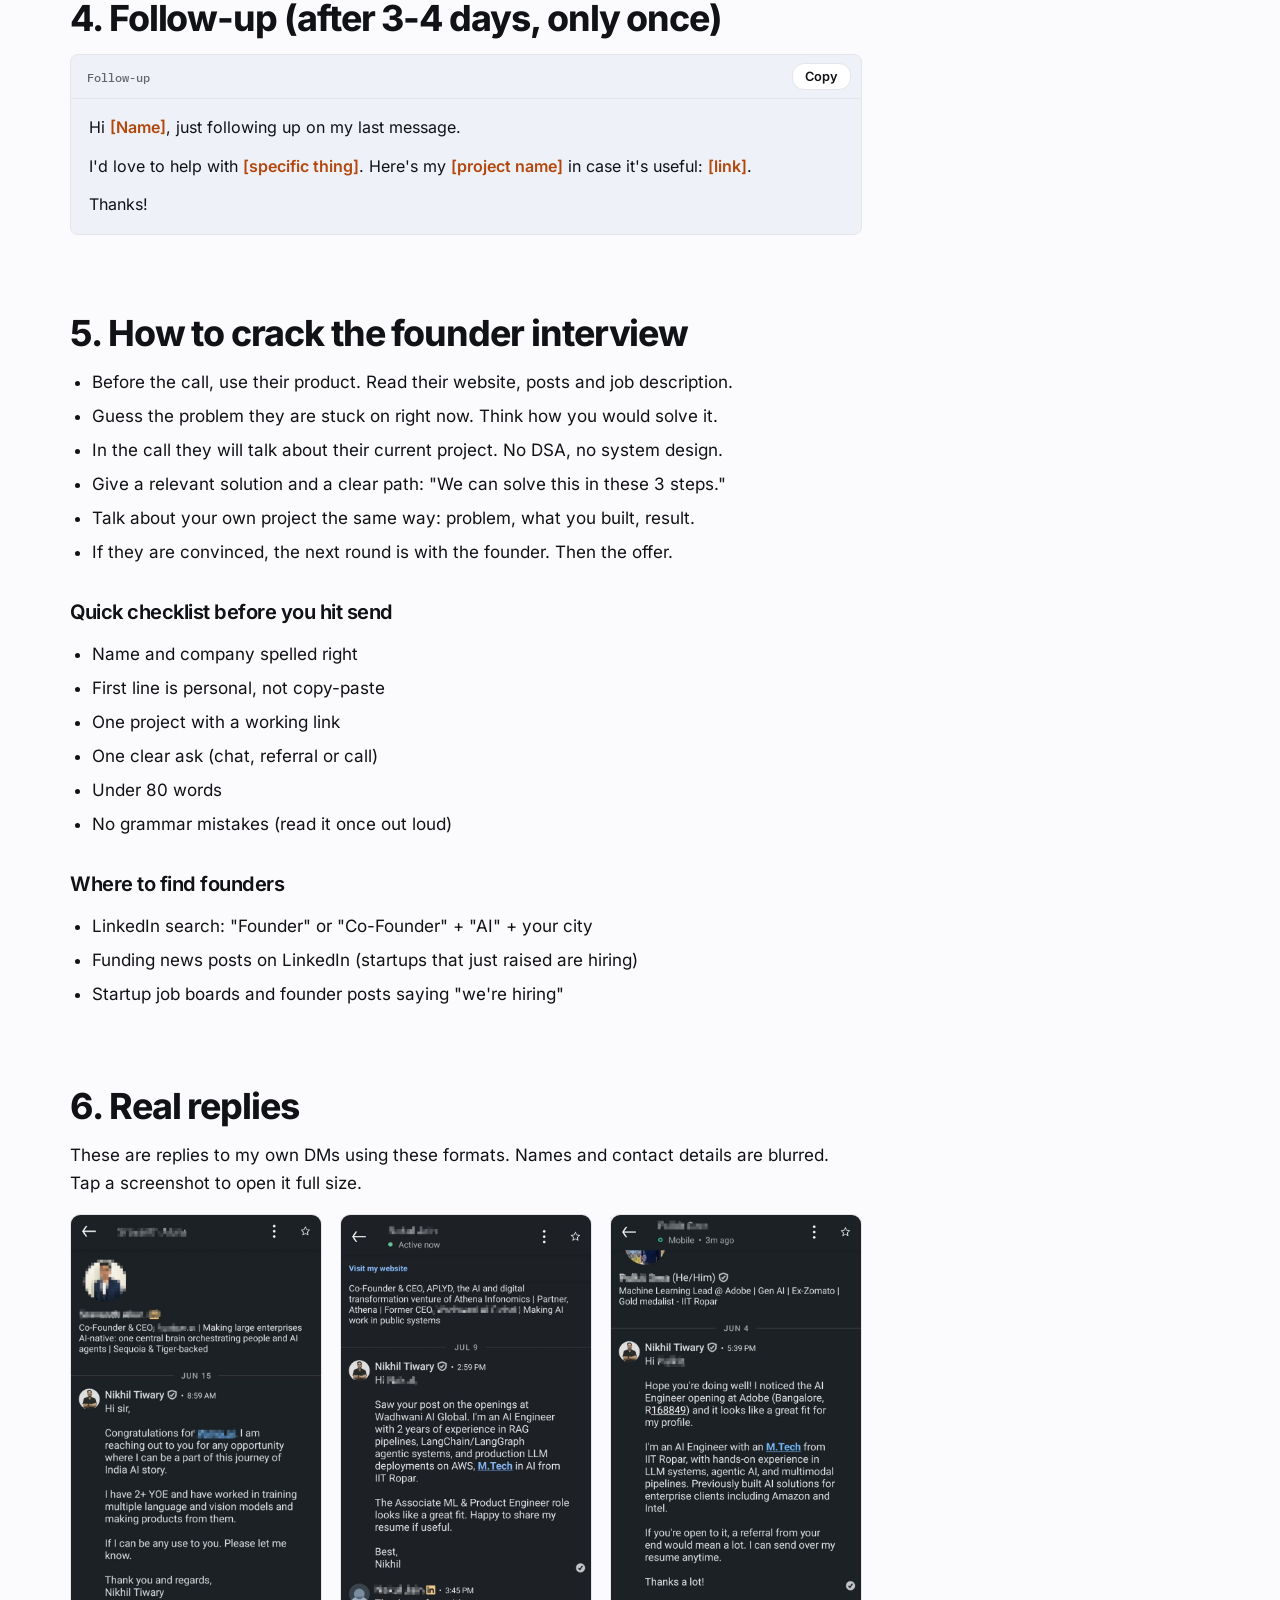
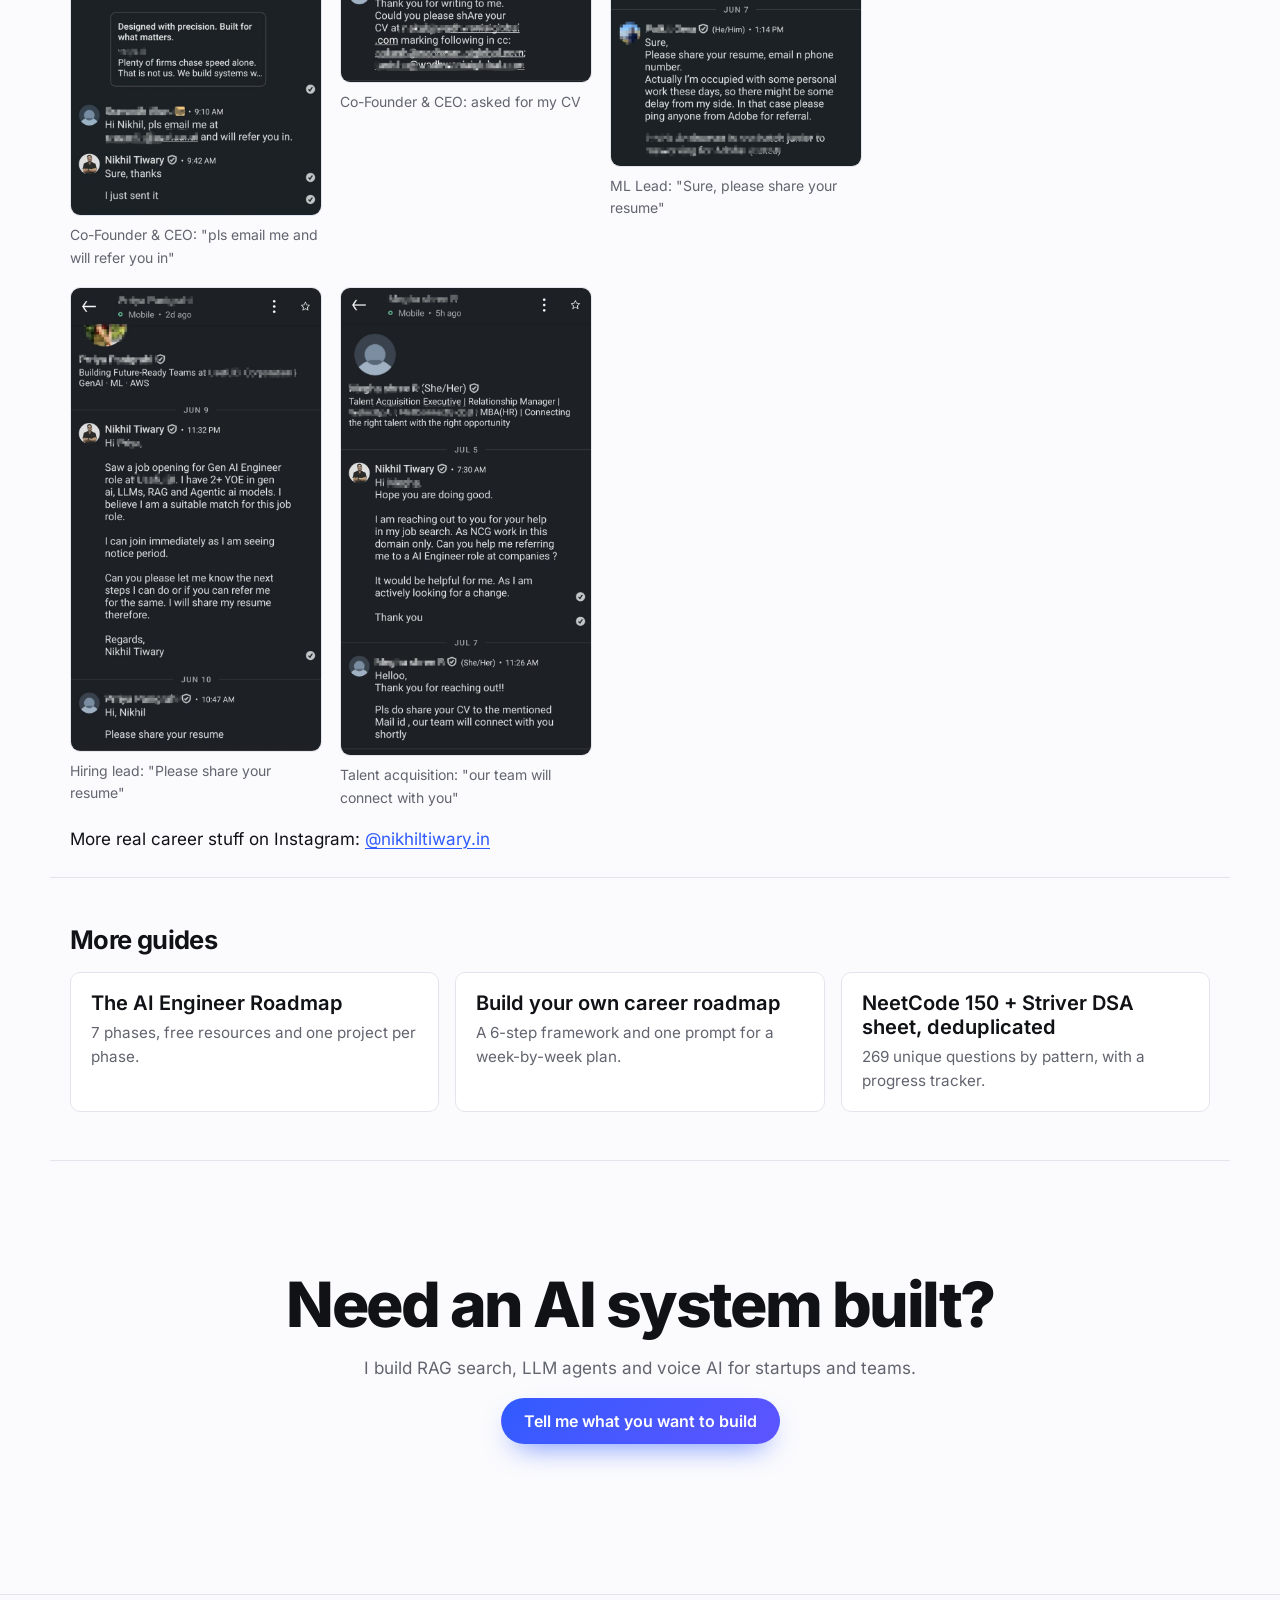
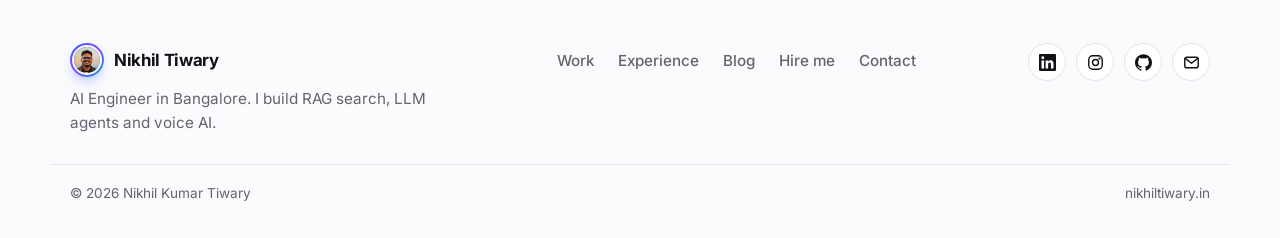
<file: blog/cold-dm-email-templates.html>
<!doctype html>
<html lang="en">
<head>
<meta charset="utf-8">
<meta name="viewport" content="width=device-width, initial-scale=1, viewport-fit=cover">
<title>Cold DM and Email Templates to Reach Startup Founders | Nikhil Kumar Tiwary</title>
<meta name="description" content="After 200+ applications went nowhere, messaging founders directly got about 30% replies and 3-4 offers. Four copy-paste templates, how to crack the founder interview, and real replies.">
<meta name="author" content="Nikhil Kumar Tiwary">
<meta name="robots" content="index, follow, max-image-preview:large, max-snippet:-1">
<link rel="canonical" href="https://nikhiltiwary.in/blog/cold-dm-email-templates.html">
<meta name="theme-color" content="#2f5bff">

<meta property="og:type" content="article">
<meta property="og:site_name" content="Nikhil Kumar Tiwary">
<meta property="og:title" content="Cold DM and email templates to reach startup founders">
<meta property="og:description" content="200+ applications got nothing. Messaging founders got ~30% replies and 3-4 offers. The exact templates, free.">
<meta property="og:url" content="https://nikhiltiwary.in/blog/cold-dm-email-templates.html">
<meta property="og:locale" content="en_IN">
<meta property="og:image" content="https://nikhiltiwary.in/og-image.png">
<meta property="og:image:width" content="1200">
<meta property="og:image:height" content="630">
<meta property="article:published_time" content="2026-11-10">
<meta name="twitter:card" content="summary_large_image">
<meta name="twitter:image" content="https://nikhiltiwary.in/og-image.png">
<meta name="twitter:title" content="Cold DM and email templates to reach startup founders">
<meta name="twitter:description" content="200+ applications got nothing. Messaging founders got ~30% replies and 3-4 offers. The exact templates, free.">

<script type="application/ld+json">
{
  "@context": "https://schema.org",
  "@graph": [
    {
      "@type": "BlogPosting",
      "headline": "Cold DM and email templates to reach startup founders",
      "description": "Four copy-paste templates to message startup founders, how to crack the founder interview, and real replies.",
      "url": "https://nikhiltiwary.in/blog/cold-dm-email-templates.html",
      "datePublished": "2026-11-10T09:00:00+05:30",
      "dateModified": "2026-11-10T23:30:00+05:30",
      "inLanguage": "en",
      "image": "https://nikhiltiwary.in/og-image.png",
      "author": {
        "@id": "https://nikhiltiwary.in/#person",
        "@type": "Person",
        "name": "Nikhil Tiwary",
        "alternateName": "Nikhil Kumar Tiwary",
        "url": "https://nikhiltiwary.in/"
      },
      "isPartOf": {
        "@type": "Blog",
        "name": "Blog | Nikhil Kumar Tiwary",
        "url": "https://nikhiltiwary.in/blogs.html"
      },
      "mainEntityOfPage": "https://nikhiltiwary.in/blog/cold-dm-email-templates.html"
    },
    {
      "@type": "BreadcrumbList",
      "itemListElement": [
        {
          "@type": "ListItem",
          "position": 1,
          "name": "Home",
          "item": "https://nikhiltiwary.in/"
        },
        {
          "@type": "ListItem",
          "position": 2,
          "name": "Blog",
          "item": "https://nikhiltiwary.in/blogs.html"
        },
        {
          "@type": "ListItem",
          "position": 3,
          "name": "Cold DM and email templates to reach startup founders"
        }
      ]
    }
  ]
}
</script>
<link rel="icon" href="../assets/img/favicon-32.png" sizes="32x32" type="image/png">
<link rel="icon" href="../assets/img/favicon-48.png" sizes="48x48" type="image/png">
<link rel="apple-touch-icon" href="../assets/img/apple-touch-icon.png">
<link rel="preload" href="../assets/fonts/inter-latin.woff2" as="font" type="font/woff2" crossorigin>
<link rel="stylesheet" href="../assets/css/tokens.css?v=202611102337">
<link rel="stylesheet" href="../assets/css/base.css?v=202611102337">
<link rel="stylesheet" href="../assets/css/layout.css?v=202611102337">
<link rel="stylesheet" href="../assets/css/article.css?v=202611102337">
<link rel="stylesheet" href="../assets/css/effects.css?v=202611102337">
<script src="../assets/js/core/theme.js?v=202611102337"></script>
</head>
<body>
<a class="skip" href="#main">Skip to content</a>

<header class="top">
  <div class="wrap top-inner">
    <a class="brand" href="../"><span class="brand-avatar"><img src="../assets/img/avatar-96.png" alt="" width="34" height="34"></span>Nikhil Tiwary</a>
    <nav class="nav" aria-label="Site">
      <a href="../#work">Work</a>
      <a href="../#experience">Experience</a>
      <a href="../blogs.html" class="on">Blog</a>
      <a href="../#services">Hire me</a>
      <a href="../#contact">Contact</a>
    </nav>
    <button class="theme" id="theme-toggle" type="button" aria-label="Switch colour theme">
      <span class="theme-dot" aria-hidden="true"></span><span class="theme-text">Theme</span>
    </button>
  </div>
</header>

<main id="main">
  <header class="post-head wrap">
    <p class="eyebrow"><a href="../blogs.html">← Blog</a> · Job search</p>
    <h1>Cold DM and email templates to reach startup founders</h1>
    <p class="lede">I sent 200+ job applications and almost nothing came back. Then I started messaging founders directly. About 30% replied, and I got 3-4 offers. These are the exact formats I used.</p>
    <div class="post-meta">
      <div class="blog-tags"><span>Job search</span><span>Templates</span></div>
      <span>Nikhil Kumar Tiwary</span>
      <time datetime="2026-11-10">10 Nov 2026</time>
      <span>5 min read</span>
    </div>
    <div class="post-actions">
      <a class="btn primary small" href="#founder-dm">Jump to the templates</a>
      <a class="btn small" href="../Blogs/3.%20Cold_DM_Email_Templates_Nikhil_Tiwary.pdf" download>Download PDF</a>
    </div>
  </header>

  <div class="wrap post">
    <article class="prose">
      <h2 id="why">Why this works</h2>
      <ul>
        <li>I sent 200+ job applications. Almost nothing came back.</li>
        <li>Then I started messaging founders directly on LinkedIn. About 30% replied.</li>
        <li>Founder interviews skip DSA and system design. They talk about their real project and the problem they are stuck on.</li>
        <li>Usually it is one technical round, then a round with the founder, then the offer. I got 3-4 offers this way.</li>
      </ul>
      <div class="callout warm"><strong>Hard truth</strong>Cold DMs have low odds. Most people will not reply. So send many, keep each one short, and make each one personal.</div>

      <h2 id="how-to-use">How to use these</h2>
      <ul>
        <li>Copy a template. Replace everything in <span class="ph">[orange brackets]</span>. Delete the brackets.</li>
        <li>Keep it under 80 words. Founders read on their phone.</li>
        <li>Always add one project with a link. One real project beats a list of skills.</li>
        <li>Say how you can help them, not only what you want.</li>
        <li>Make the first line personal: their funding, launch, post or product.</li>
        <li>Follow up once after 3-4 days. Then move on.</li>
      </ul>

      <h2 id="founder-dm">1. LinkedIn DM to a founder</h2>
      <p class="sub">Use when: a startup just raised money, launched something, or posted about hiring.</p>
      <div class="copy-block">
        <div class="copy-block-head"><span>LinkedIn DM</span><button class="copy-btn" type="button" data-copy="t-founder">Copy</button></div>
        <div class="msg" id="t-founder">
          <p>Hi <span class="ph">[Name]</span>,</p>
          <p>Congrats on <span class="ph">[funding / launch / recent post]</span>. Really liked what <span class="ph">[Company]</span> is doing with <span class="ph">[their product or problem]</span>.</p>
          <p>I'm a <span class="ph">[your role]</span> with <span class="ph">[X]</span> years of experience in <span class="ph">[skill 1]</span>, <span class="ph">[skill 2]</span> and <span class="ph">[skill 3]</span>. <span class="ph">[Degree, College]</span> (optional).</p>
          <p>Recently I built <span class="ph">[project name]</span>: <span class="ph">[what it does in one line]</span>, <span class="ph">[result or number]</span>.<br>Link: <span class="ph">[GitHub / demo link]</span></p>
          <p>I think I can help <span class="ph">[Company]</span> with <span class="ph">[one specific thing you can build or fix]</span>.</p>
          <p>Open to a quick chat? Happy to share my resume.</p>
          <p>Thanks,<br><span class="ph">[Your Name]</span></p>
        </div>
      </div>

      <h2 id="referral-dm">2. LinkedIn DM for a referral</h2>
      <p class="sub">Use when: you found an open role and want a referral from someone working there (an employee or the hiring manager).</p>
      <div class="copy-block">
        <div class="copy-block-head"><span>LinkedIn DM</span><button class="copy-btn" type="button" data-copy="t-referral">Copy</button></div>
        <div class="msg" id="t-referral">
          <p>Hi <span class="ph">[Name]</span>,</p>
          <p>Saw the <span class="ph">[Role]</span> opening at <span class="ph">[Company]</span> (<span class="ph">[Location]</span>, Job ID: <span class="ph">[ID]</span>). It looks like a great fit for my profile.</p>
          <p>I'm a <span class="ph">[your role]</span> with <span class="ph">[X]</span> years in <span class="ph">[skill 1]</span>, <span class="ph">[skill 2]</span> and <span class="ph">[skill 3]</span>. <span class="ph">[Degree, College]</span> (optional).</p>
          <p>Recently built <span class="ph">[project name]</span>: <span class="ph">[one line + result]</span>. Link: <span class="ph">[GitHub / demo link]</span></p>
          <p>If you're open to it, a referral would mean a lot. I can send my resume anytime.</p>
          <p>Thanks a lot!<br><span class="ph">[Your Name]</span></p>
        </div>
      </div>

      <h2 id="cold-email">3. Cold email to a founder</h2>
      <p class="sub">Use when: you can find the founder's email (company website, LinkedIn, Twitter / X).</p>
      <div class="copy-block">
        <div class="copy-block-head"><span>Email</span><button class="copy-btn" type="button" data-copy="t-email">Copy</button></div>
        <div class="msg" id="t-email">
          <p><strong>Subject:</strong> <span class="ph">[Your role]</span> who can help with <span class="ph">[their product area]</span></p>
          <p>Hi <span class="ph">[Name]</span>,</p>
          <p>I've been following <span class="ph">[Company]</span> and what you're building with <span class="ph">[product]</span>. <span class="ph">[One honest line on why it caught your eye]</span>.</p>
          <p>I'm a <span class="ph">[your role]</span> with <span class="ph">[X]</span> years of experience in <span class="ph">[skill 1]</span>, <span class="ph">[skill 2]</span> and <span class="ph">[skill 3]</span>.</p>
          <p>One project close to what you're building:<br><span class="ph">[Project name]</span>: <span class="ph">[what it does]</span>, <span class="ph">[result or number]</span>. Link: <span class="ph">[GitHub / demo link]</span></p>
          <p>An idea for <span class="ph">[Company]</span>: <span class="ph">[one line on how you would improve or build something for them]</span>.</p>
          <p>Open to a 15 minute call this week? My resume is attached.</p>
          <p>Best,<br><span class="ph">[Your Name]</span><br><span class="ph">[LinkedIn link]</span> | <span class="ph">[Portfolio / GitHub link]</span></p>
        </div>
      </div>

      <h2 id="follow-up">4. Follow-up (after 3-4 days, only once)</h2>
      <div class="copy-block">
        <div class="copy-block-head"><span>Follow-up</span><button class="copy-btn" type="button" data-copy="t-follow">Copy</button></div>
        <div class="msg" id="t-follow">
          <p>Hi <span class="ph">[Name]</span>, just following up on my last message.</p>
          <p>I'd love to help with <span class="ph">[specific thing]</span>. Here's my <span class="ph">[project name]</span> in case it's useful: <span class="ph">[link]</span>.</p>
          <p>Thanks!</p>
        </div>
      </div>

      <h2 id="interview">5. How to crack the founder interview</h2>
      <ul>
        <li>Before the call, use their product. Read their website, posts and job description.</li>
        <li>Guess the problem they are stuck on right now. Think how you would solve it.</li>
        <li>In the call they will talk about their current project. No DSA, no system design.</li>
        <li>Give a relevant solution and a clear path: "We can solve this in these 3 steps."</li>
        <li>Talk about your own project the same way: problem, what you built, result.</li>
        <li>If they are convinced, the next round is with the founder. Then the offer.</li>
      </ul>
      <h3>Quick checklist before you hit send</h3>
      <ul>
        <li>Name and company spelled right</li>
        <li>First line is personal, not copy-paste</li>
        <li>One project with a working link</li>
        <li>One clear ask (chat, referral or call)</li>
        <li>Under 80 words</li>
        <li>No grammar mistakes (read it once out loud)</li>
      </ul>
      <h3>Where to find founders</h3>
      <ul>
        <li>LinkedIn search: "Founder" or "Co-Founder" + "AI" + your city</li>
        <li>Funding news posts on LinkedIn (startups that just raised are hiring)</li>
        <li>Startup job boards and founder posts saying "we're hiring"</li>
      </ul>

      <h2 id="replies">6. Real replies</h2>
      <p>These are replies to my own DMs using these formats. Names and contact details are blurred. Tap a screenshot to open it full size.</p>
      <ul class="shots">
        <li><figure><a href="img/reply-cofounder-refer.jpg"><img src="img/reply-cofounder-refer.jpg" width="720" height="1730" loading="lazy" alt="LinkedIn chat: I congratulate a co-founder on their funding and offer to help; the co-founder replies asking me to email them and says they will refer me in."></a><figcaption>Co-Founder &amp; CEO: "pls email me and will refer you in"</figcaption></figure></li>
        <li><figure><a href="img/reply-cofounder-cv.jpg"><img src="img/reply-cofounder-cv.jpg" width="720" height="1345" loading="lazy" alt="LinkedIn chat: I reply to a co-founder's hiring post about an Associate ML and Product Engineer role; they ask me to share my CV by email."></a><figcaption>Co-Founder &amp; CEO: asked for my CV</figcaption></figure></li>
        <li><figure><a href="img/reply-ml-lead.jpg"><img src="img/reply-ml-lead.jpg" width="720" height="1587" loading="lazy" alt="LinkedIn chat: I ask an ML Lead for a referral to an AI Engineer opening; they reply asking for my resume, email and phone number."></a><figcaption>ML Lead: "Sure, please share your resume"</figcaption></figure></li>
        <li><figure><a href="img/reply-hiring-lead.jpg"><img src="img/reply-hiring-lead.jpg" width="720" height="1332" loading="lazy" alt="LinkedIn chat: I message a hiring lead about a Gen AI Engineer opening; they reply asking me to share my resume."></a><figcaption>Hiring lead: "Please share your resume"</figcaption></figure></li>
        <li><figure><a href="img/reply-talent-acquisition.jpg"><img src="img/reply-talent-acquisition.jpg" width="720" height="1345" loading="lazy" alt="LinkedIn chat: I ask a talent acquisition executive for help with AI Engineer roles; they ask for my CV and say their team will connect with me."></a><figcaption>Talent acquisition: "our team will connect with you"</figcaption></figure></li>
      </ul>
      <p>More real career stuff on Instagram: <a href="https://www.instagram.com/nikhiltiwary.in/" target="_blank" rel="noopener">@nikhiltiwary.in</a></p>
    </article>

    <nav class="post-toc" aria-label="On this page">
      <p>On this page</p>
      <ol>
        <li><a href="#why">Why this works</a></li>
        <li><a href="#how-to-use">How to use these</a></li>
        <li><a href="#founder-dm">DM to a founder</a></li>
        <li><a href="#referral-dm">DM for a referral</a></li>
        <li><a href="#cold-email">Cold email</a></li>
        <li><a href="#follow-up">Follow-up</a></li>
        <li><a href="#interview">The founder interview</a></li>
        <li><a href="#replies">Real replies</a></li>
      </ol>
    </nav>
  </div>

  <section class="wrap more-posts">
    <h2>More guides</h2>
    <ul class="more-list">
      <li><a href="ai-engineer-roadmap.html"><strong>The AI Engineer Roadmap</strong><span>7 phases, free resources and one project per phase.</span></a></li>
      <li><a href="career-roadmap-framework.html"><strong>Build your own career roadmap</strong><span>A 6-step framework and one prompt for a week-by-week plan.</span></a></li>
      <li><a href="dsa-sheet-neetcode-150-striver.html"><strong>NeetCode 150 + Striver DSA sheet, deduplicated</strong><span>269 unique questions by pattern, with a progress tracker.</span></a></li>
    </ul>
  </section>

  <section class="section wrap blog-cta">
    <h2>Need an AI system built?</h2>
    <p>I build RAG search, LLM agents and voice AI for startups and teams.</p>
    <a class="btn primary" href="../#contact">Tell me what you want to build</a>
  </section>
</main>

<footer class="foot">
  <div class="wrap foot-inner">
    <div class="foot-brand"><a class="brand" href="../"><span class="brand-avatar"><img src="../assets/img/avatar-96.png" alt="" width="34" height="34"></span>Nikhil Tiwary</a><p>AI Engineer in Bangalore. I build RAG search, LLM agents and voice AI.</p></div>
    <nav class="foot-nav" aria-label="Footer"><a href="../#work">Work</a><a href="../#experience">Experience</a><a href="../blogs.html">Blog</a><a href="../#services">Hire me</a><a href="../#contact">Contact</a></nav>
    <div class="socials small" aria-label="Find me on"><a class="soc" data-social="linkedin" href="https://www.linkedin.com/in/nikhil-tiwary007/" target="_blank" rel="me noopener" aria-label="LinkedIn" title="LinkedIn"><svg viewBox="0 0 24 24" aria-hidden="true"><path fill="currentColor" d="M20.45 20.45h-3.56v-5.57c0-1.33-.02-3.04-1.85-3.04-1.85 0-2.14 1.45-2.14 2.94v5.67H9.35V9h3.41v1.56h.05c.48-.9 1.64-1.85 3.37-1.85 3.6 0 4.27 2.37 4.27 5.46v6.28zM5.34 7.43a2.06 2.06 0 1 1 0-4.13 2.06 2.06 0 0 1 0 4.13zM7.12 20.45H3.56V9h3.56v11.45zM22.22 0H1.77C.79 0 0 .77 0 1.73v20.54C0 23.23.79 24 1.77 24h20.45c.98 0 1.78-.77 1.78-1.73V1.73C24 .77 23.2 0 22.22 0z"/></svg></a><a class="soc" data-social="instagram" href="https://www.instagram.com/nikhiltiwary.in/" target="_blank" rel="me noopener" aria-label="Instagram" title="Instagram"><svg viewBox="0 0 24 24" aria-hidden="true" fill="none" stroke="currentColor" stroke-width="2" stroke-linecap="round" stroke-linejoin="round"><rect x="2.5" y="2.5" width="19" height="19" rx="5.5"/><circle cx="12" cy="12" r="4.2"/><circle cx="17.6" cy="6.4" r=".6" fill="currentColor"/></svg></a><a class="soc" data-social="github" href="https://github.com/tiwarinikhil" target="_blank" rel="me noopener" aria-label="GitHub" title="GitHub"><svg viewBox="0 0 24 24" aria-hidden="true"><path fill="currentColor" d="M12 .3a12 12 0 0 0-3.8 23.38c.6.12.83-.26.83-.57l-.02-2.04c-3.34.73-4.04-1.61-4.04-1.61-.55-1.39-1.34-1.76-1.34-1.76-1.09-.74.08-.73.08-.73 1.2.08 1.84 1.24 1.84 1.24 1.07 1.83 2.81 1.3 3.5 1 .1-.78.42-1.3.76-1.6-2.67-.3-5.47-1.33-5.47-5.93 0-1.31.47-2.38 1.24-3.22-.14-.3-.54-1.52.1-3.18 0 0 1-.32 3.3 1.23a11.5 11.5 0 0 1 6 0c2.28-1.55 3.29-1.23 3.29-1.23.64 1.66.24 2.88.12 3.18a4.65 4.65 0 0 1 1.23 3.22c0 4.61-2.8 5.63-5.48 5.92.42.36.81 1.1.81 2.22l-.01 3.29c0 .31.2.69.82.57A12 12 0 0 0 12 .3"/></svg></a><a class="soc" data-social="email" href="mailto:nikhiltiwarijt2015@gmail.com" aria-label="Email" title="Email"><svg viewBox="0 0 24 24" aria-hidden="true" fill="none" stroke="currentColor" stroke-width="2" stroke-linecap="round" stroke-linejoin="round"><rect x="2.5" y="4.5" width="19" height="15" rx="3"/><path d="m3.5 6.5 8.5 6.5 8.5-6.5"/></svg></a></div>
  </div>
  <div class="wrap foot-base"><p>&copy; <span id="year">2026</span> Nikhil Kumar Tiwary</p><p>nikhiltiwary.in</p></div>
</footer>

<script src="../content/data.js?v=202611102337"></script>
<script src="../assets/js/core/util.js?v=202611102337"></script>
<script src="../assets/js/blog/article.js?v=202611102337"></script>
<script src="../assets/js/core/header.js?v=202611102337"></script>
<script src="../assets/js/core/palette.js?v=202611102337"></script>
<script src="../assets/js/core/motion.js?v=202611102337"></script>
</body>
</html>
</file>
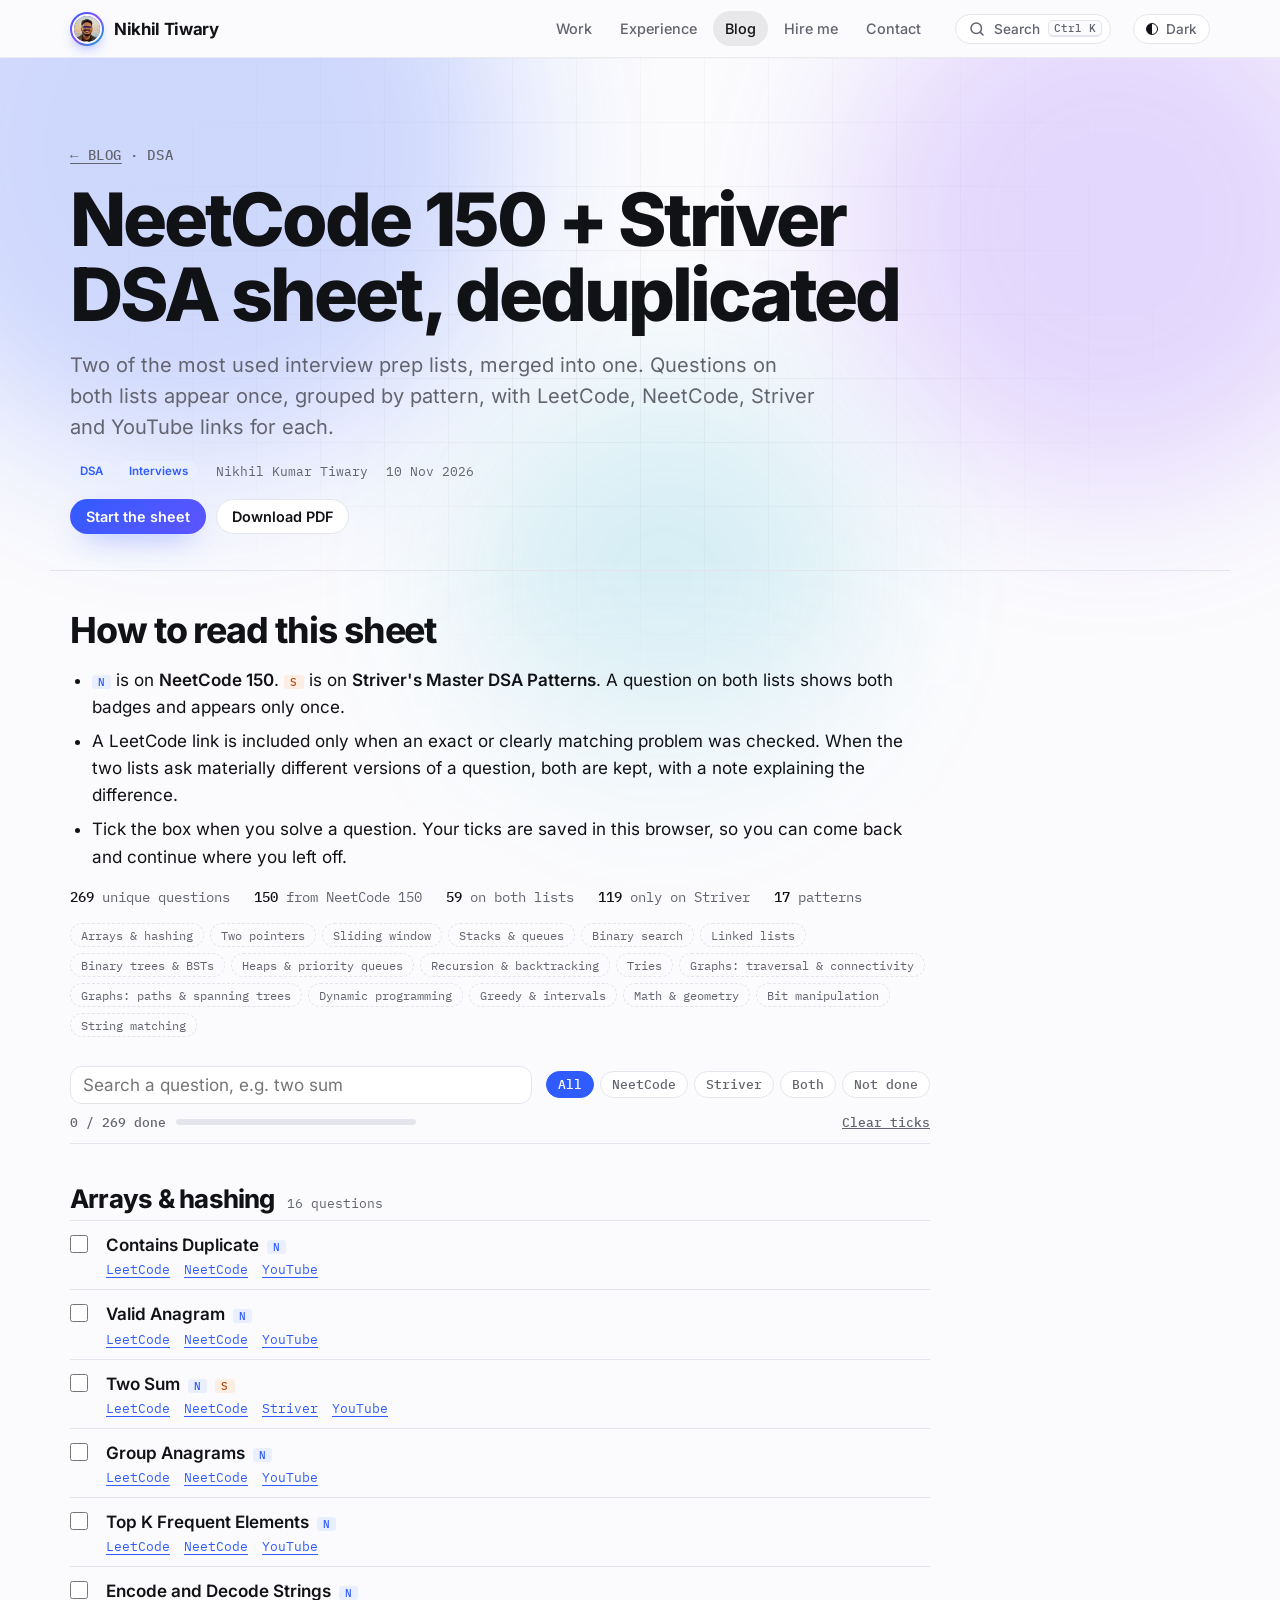
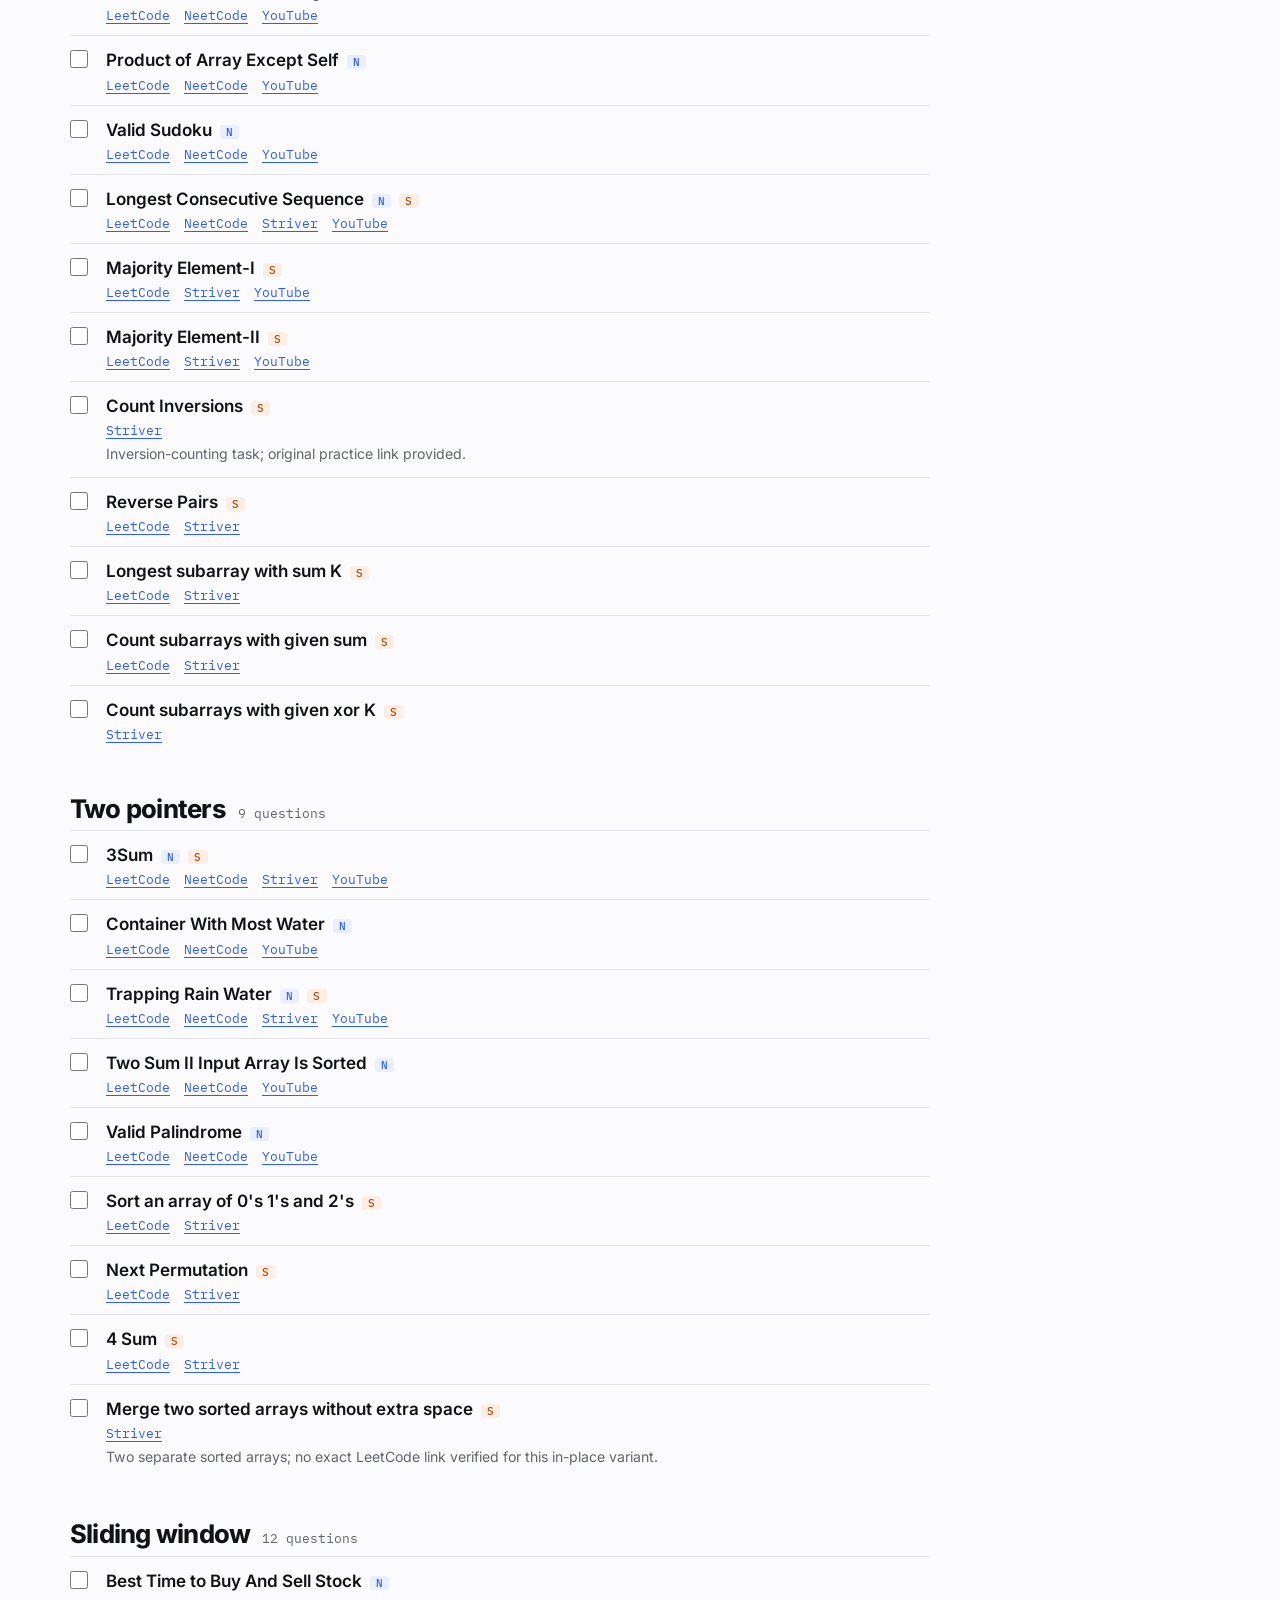
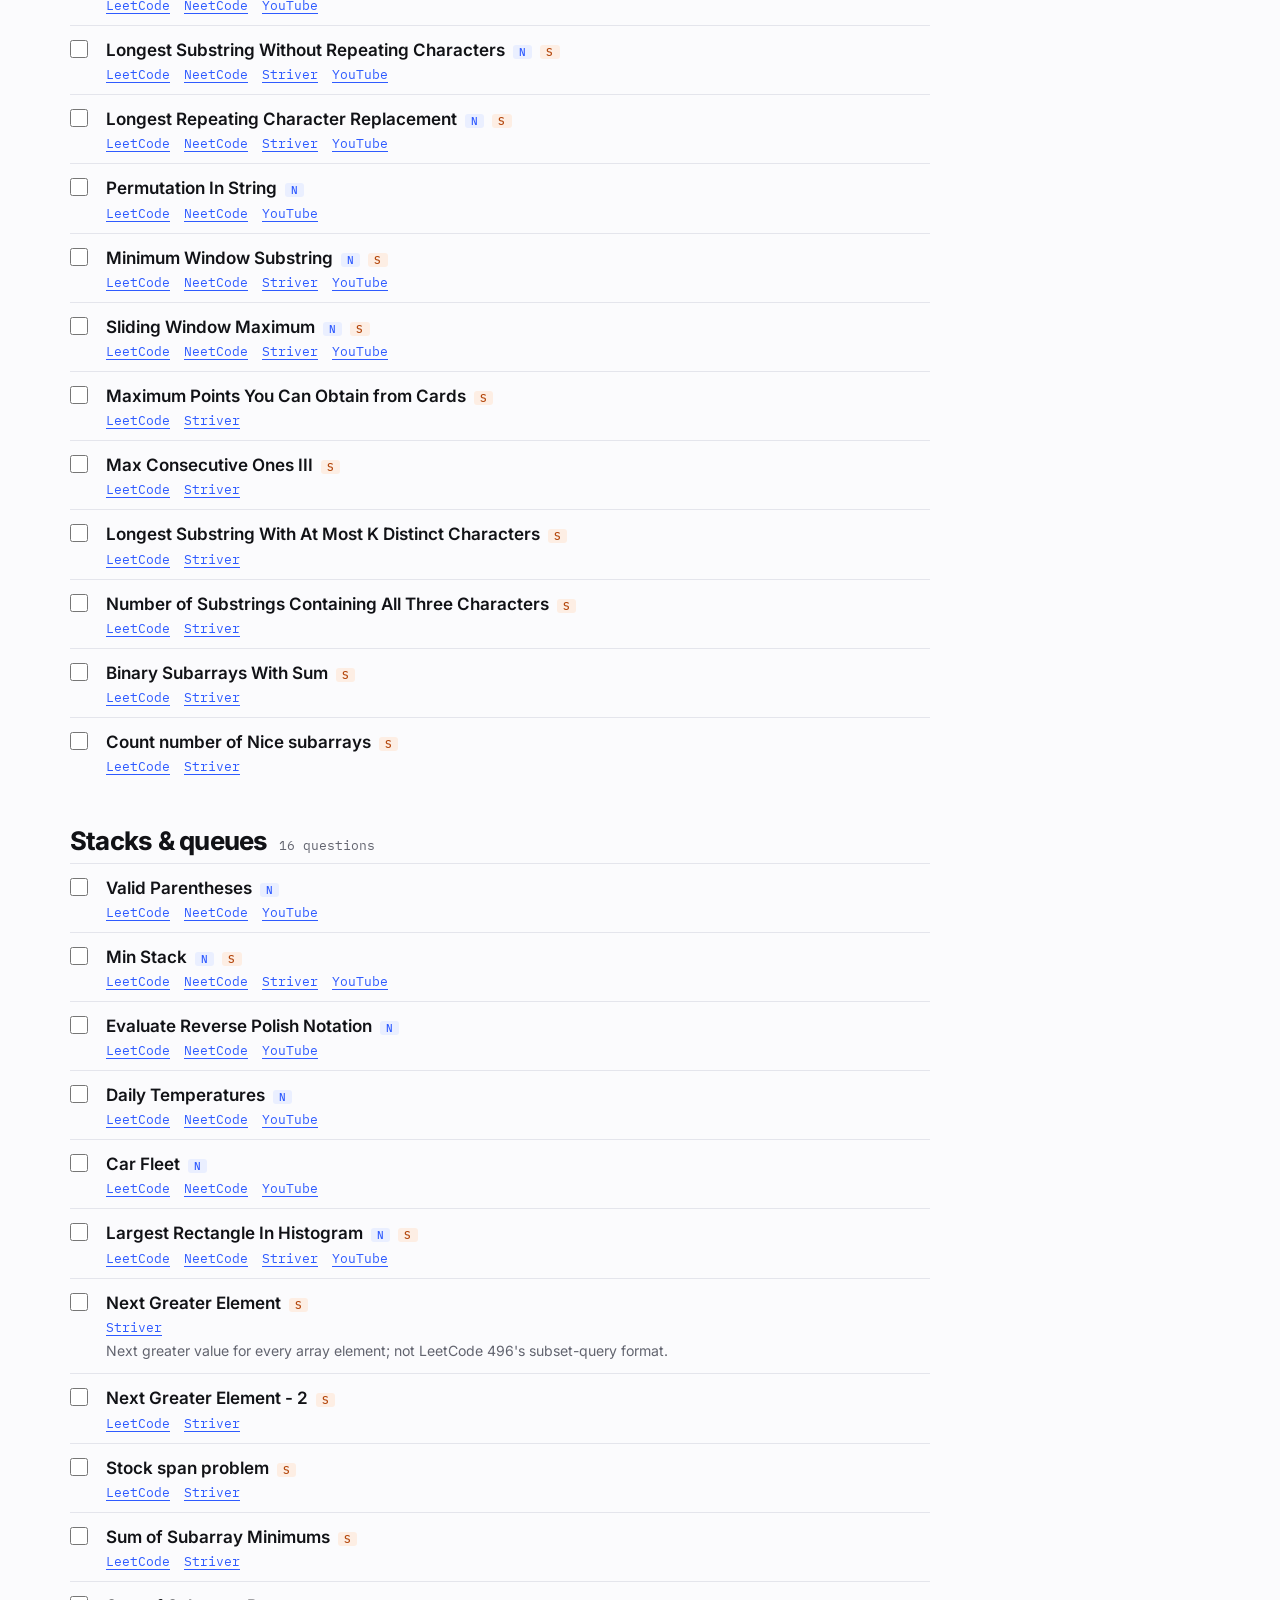
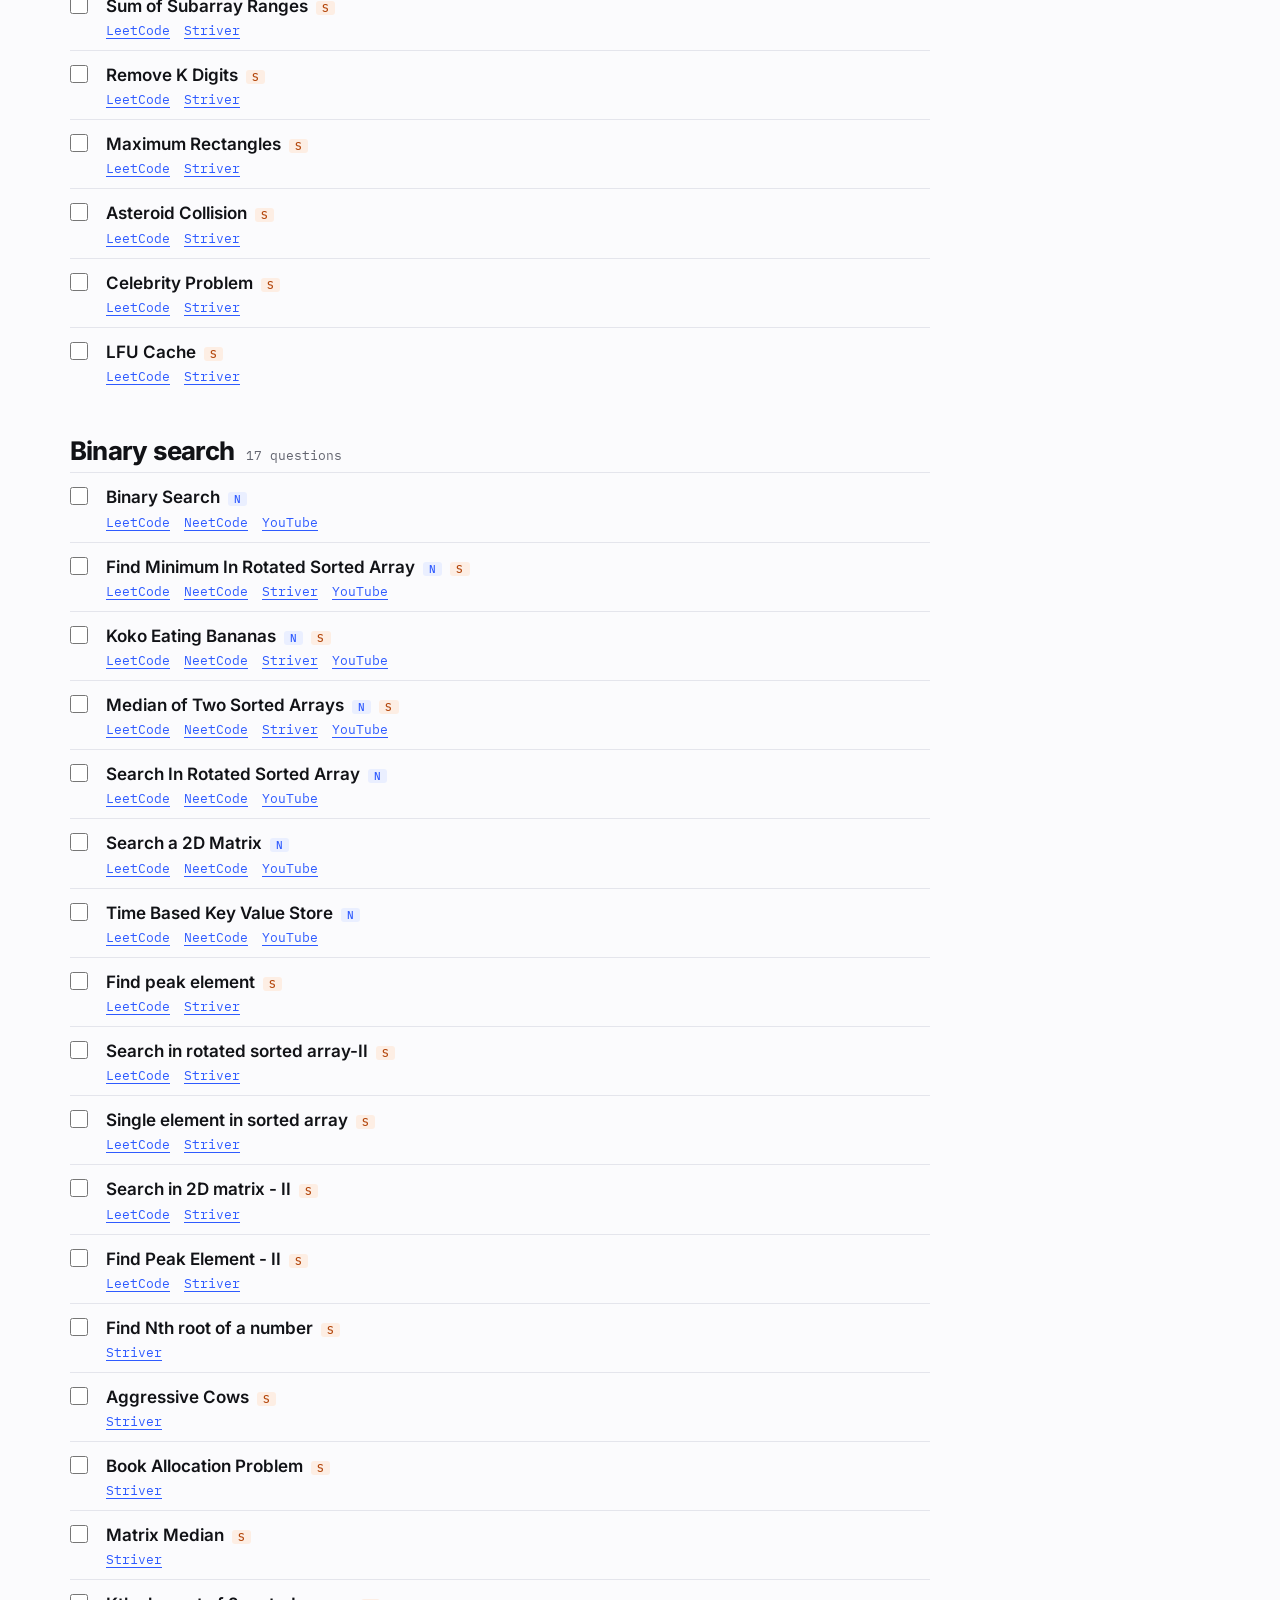
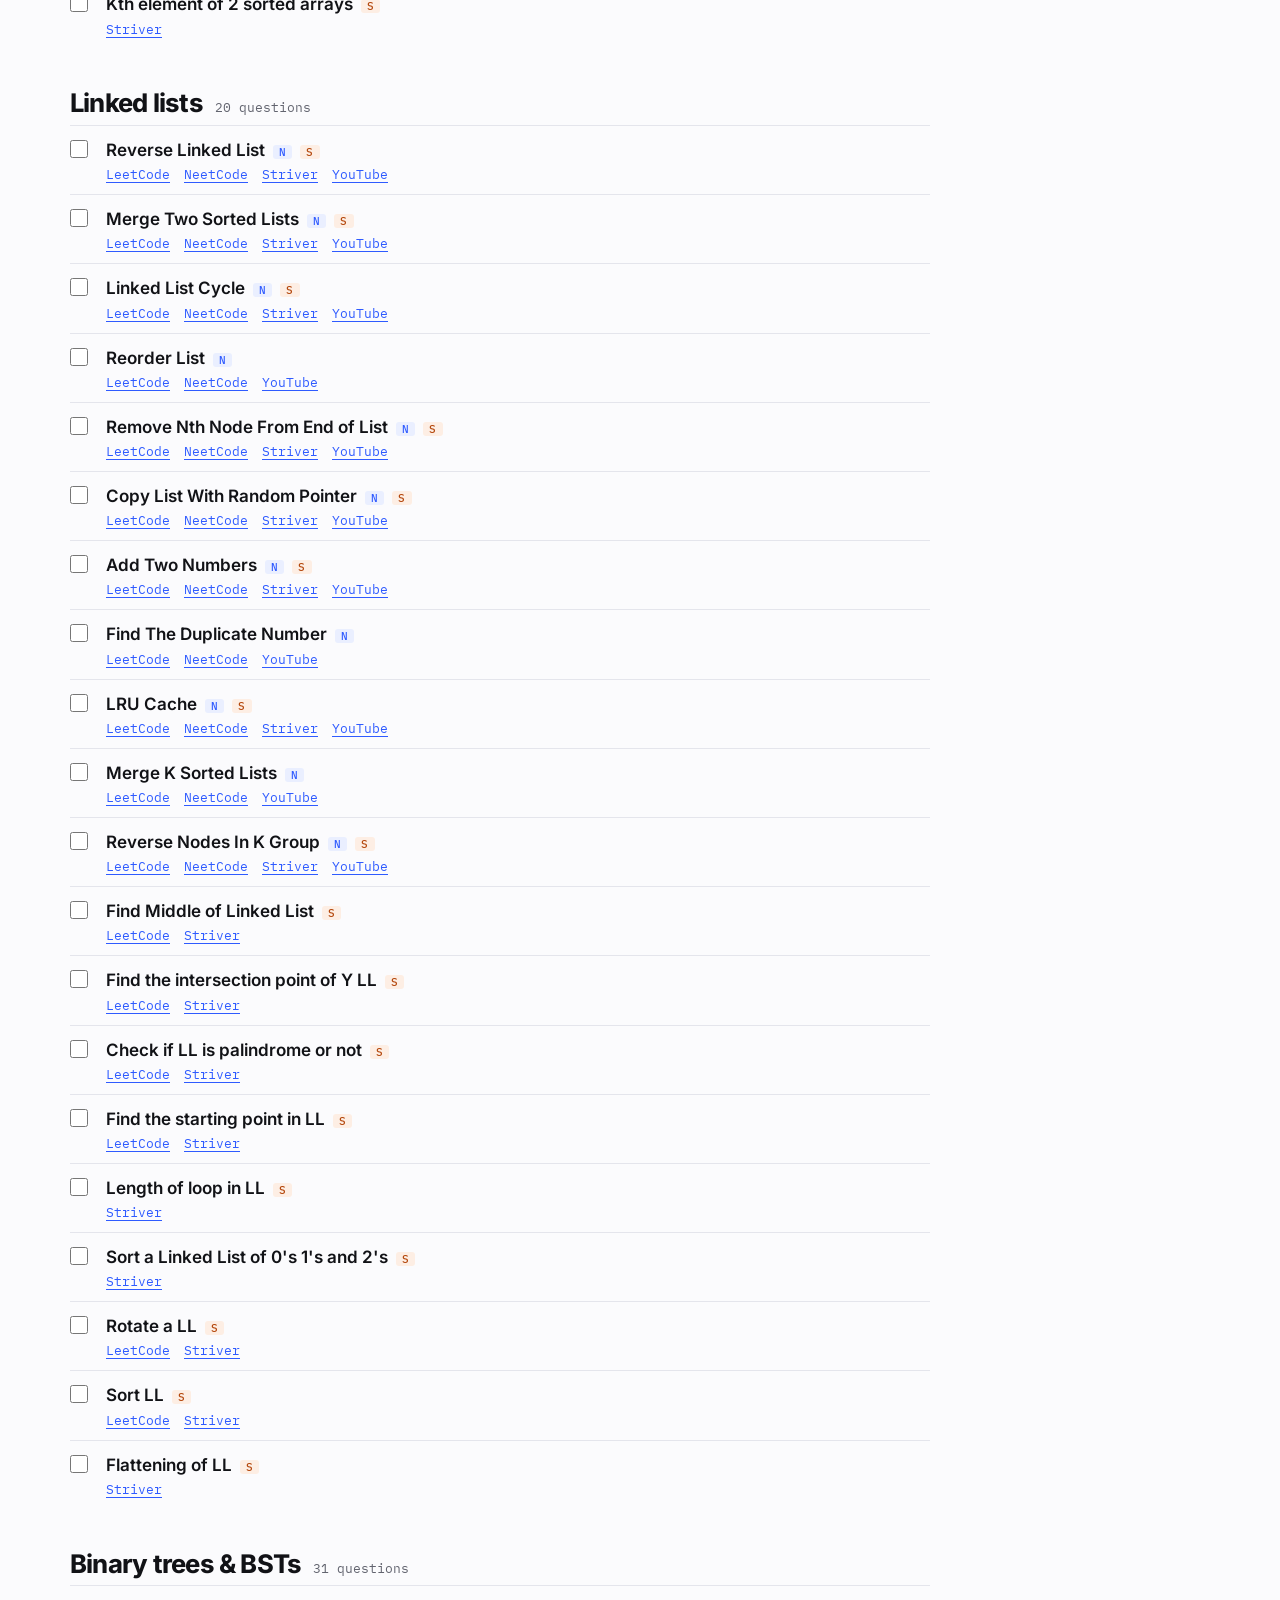
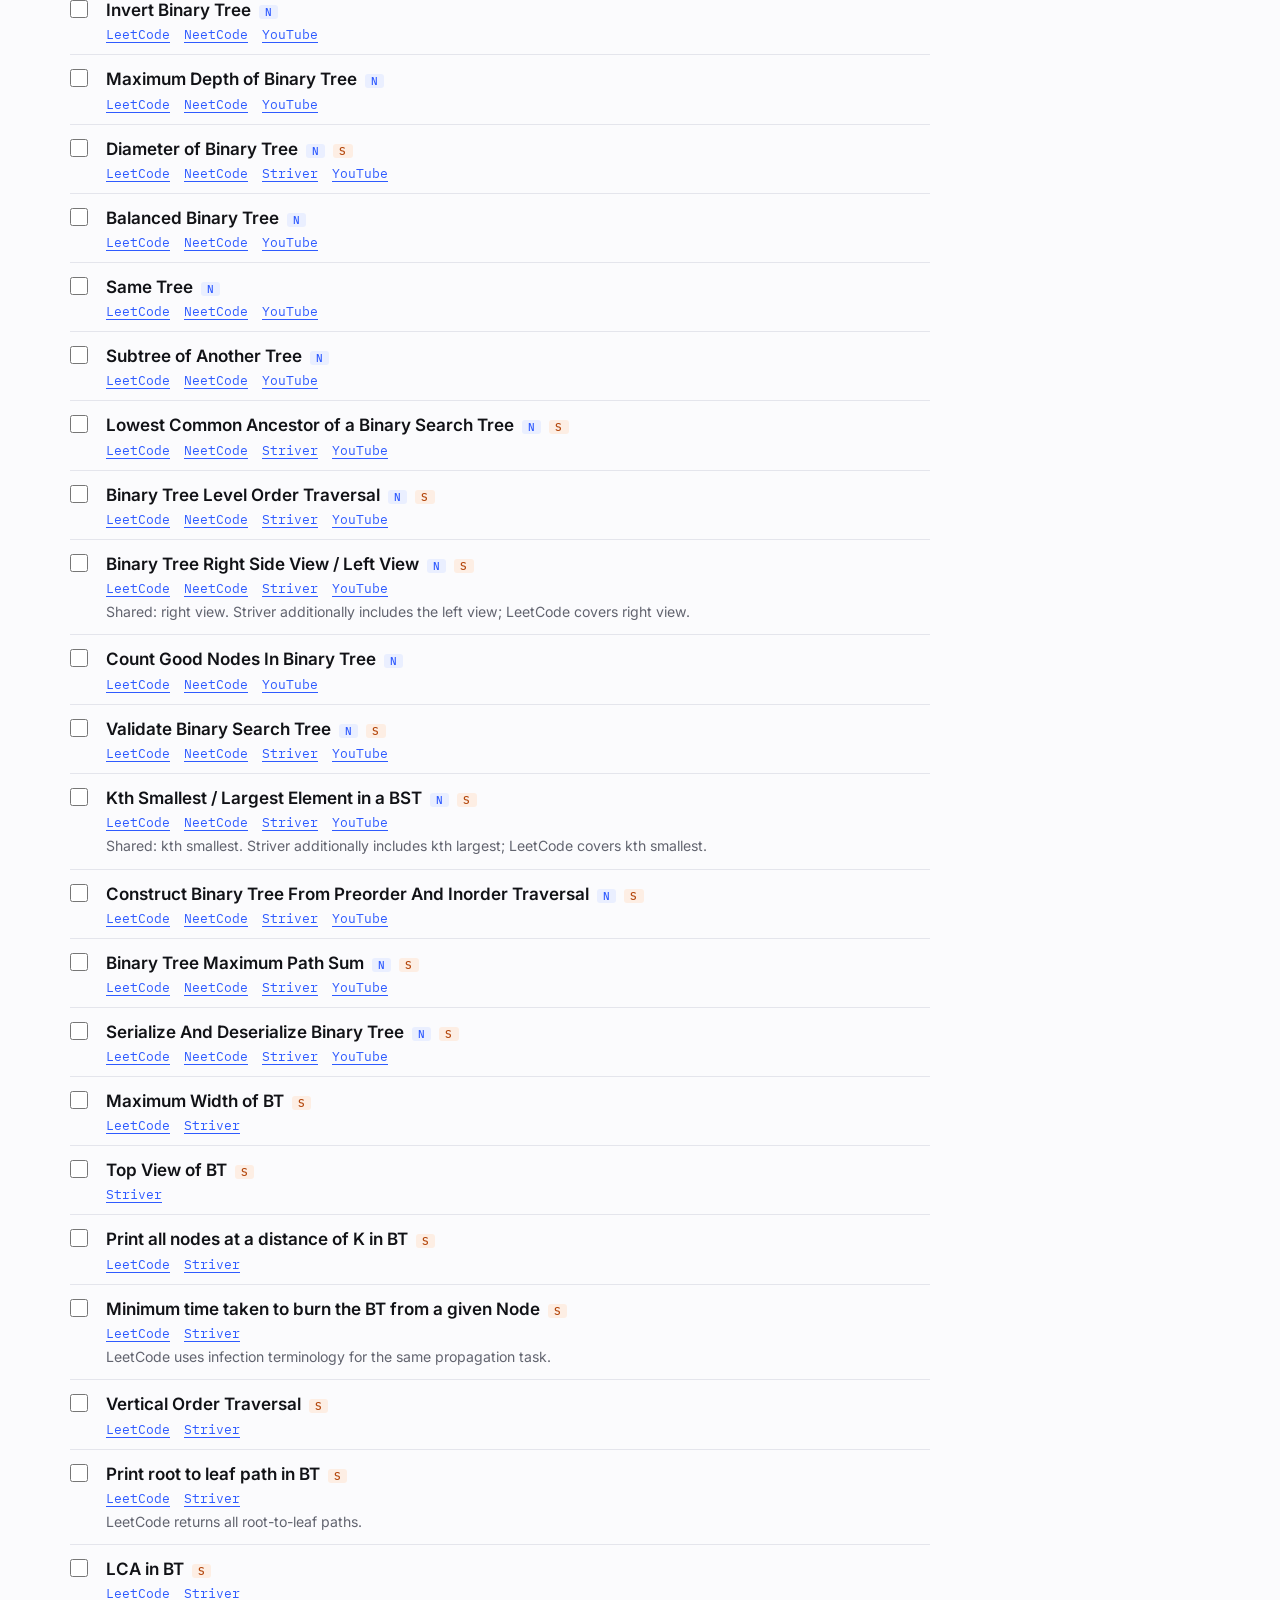
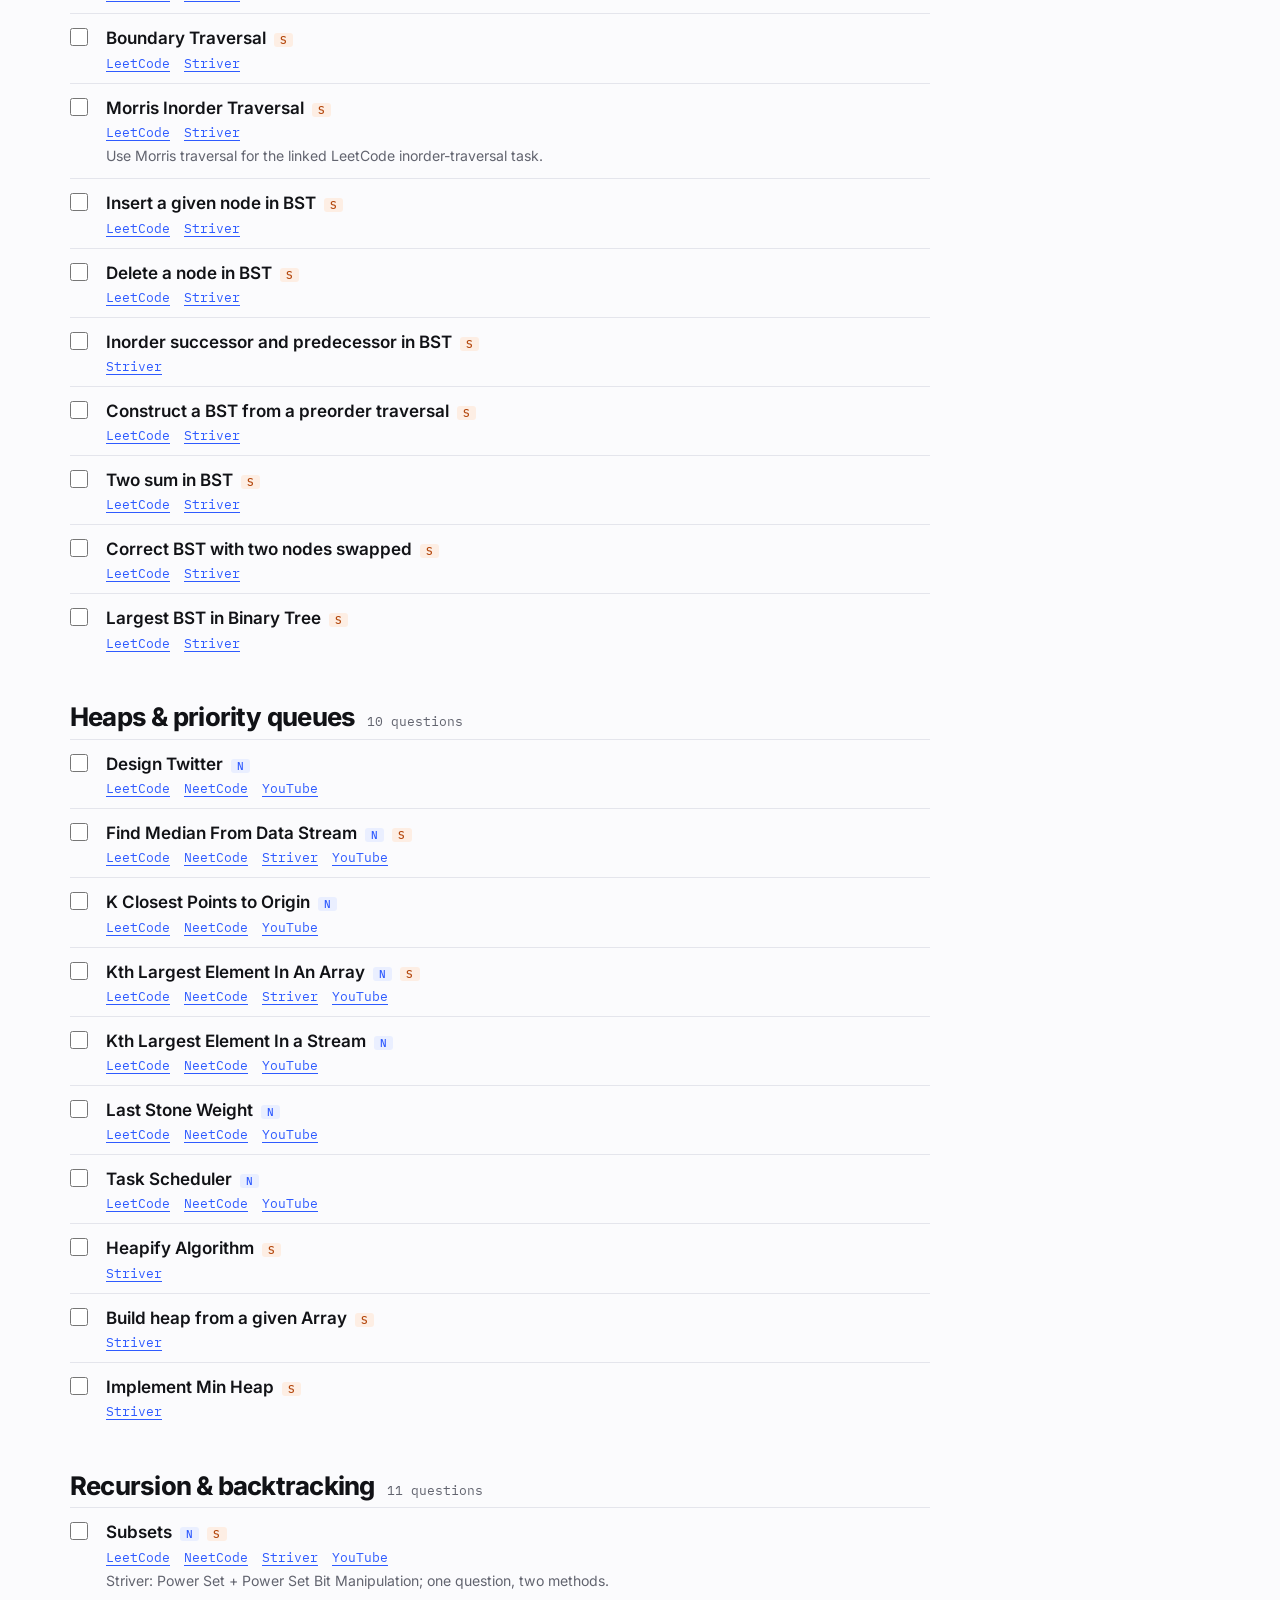
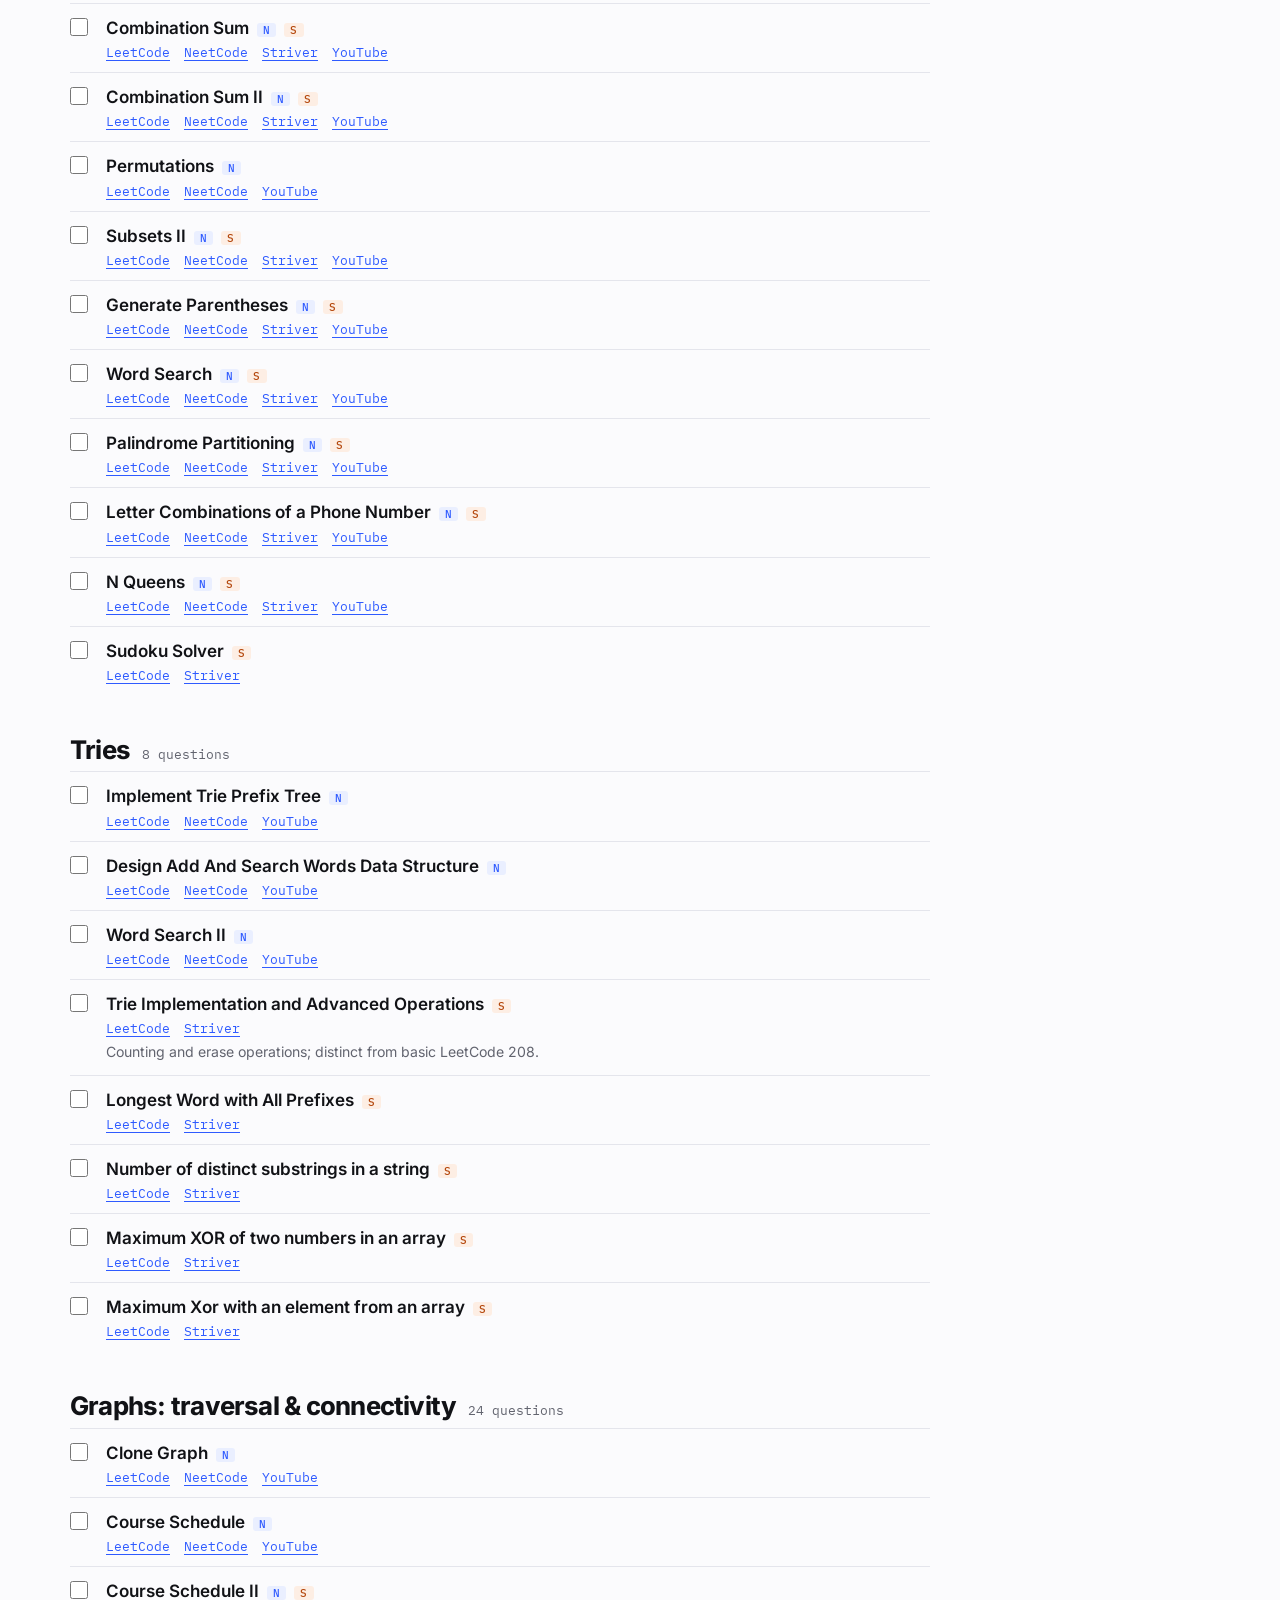
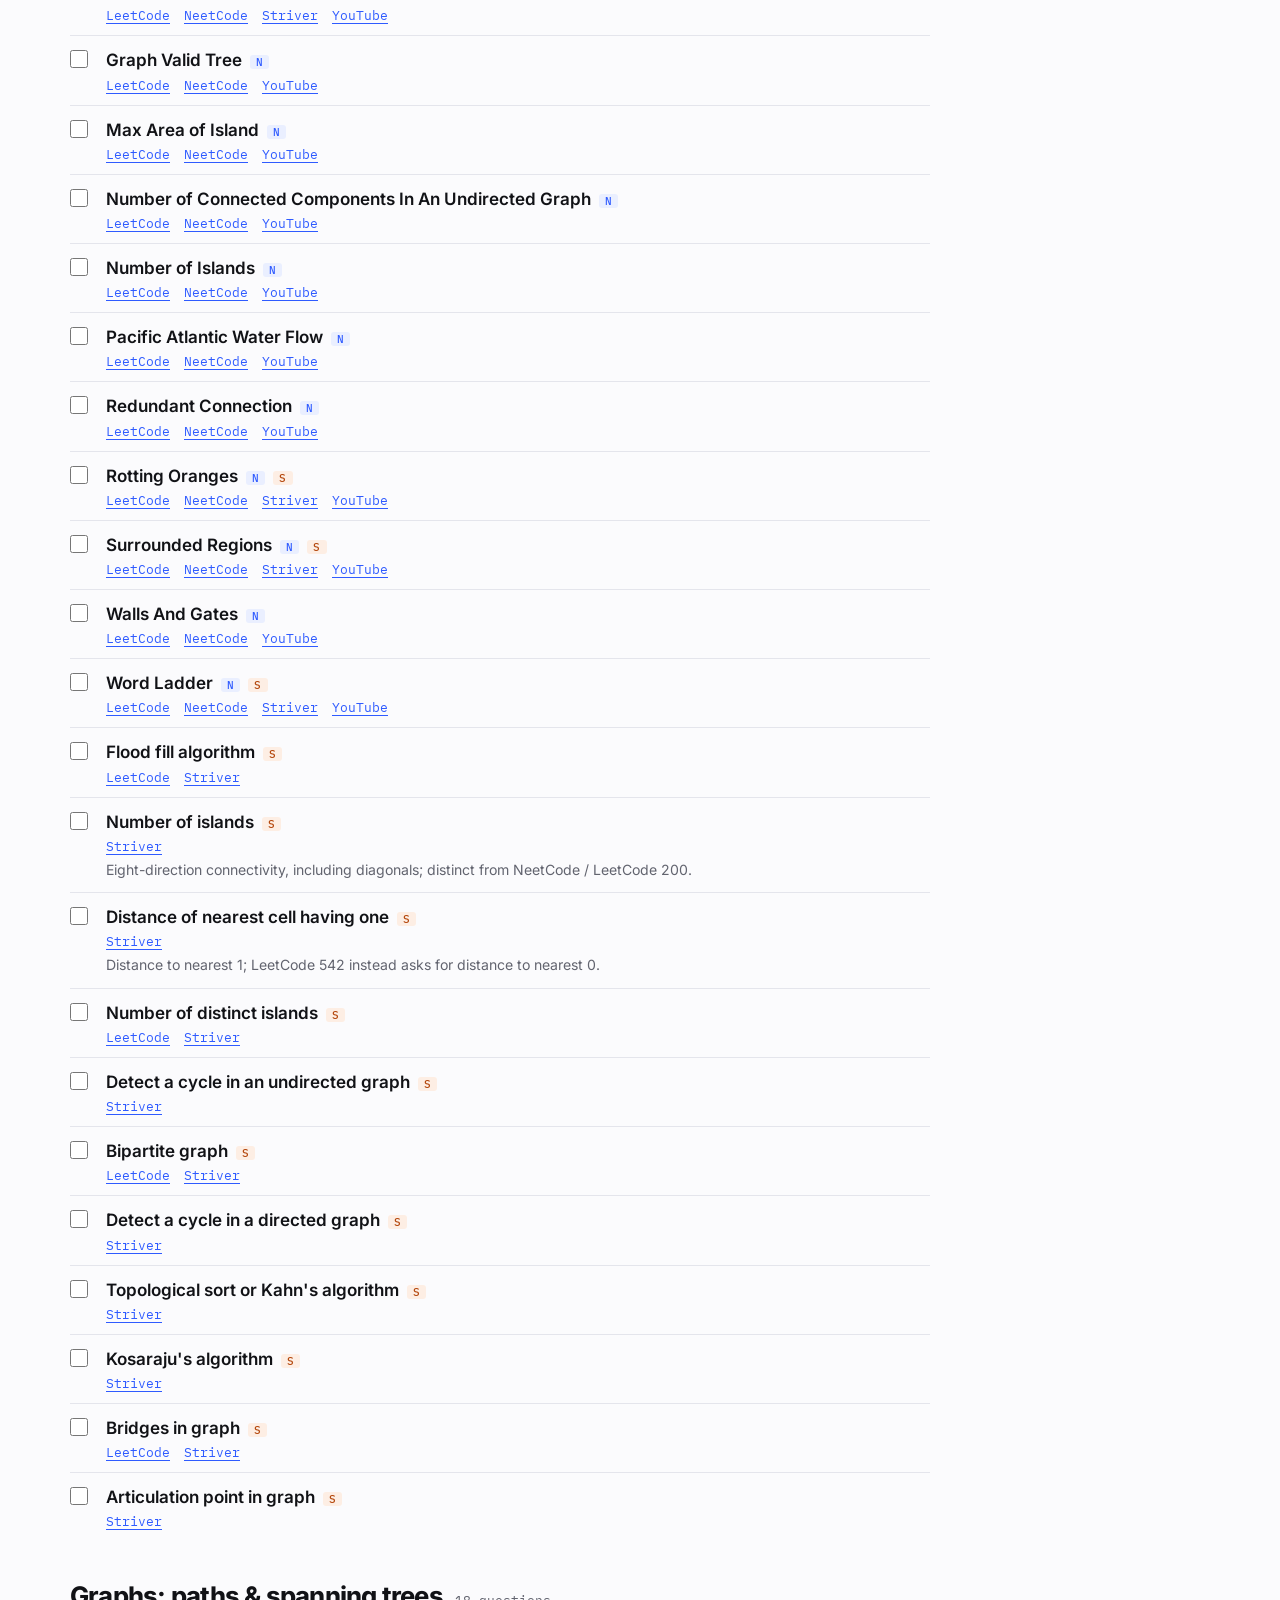
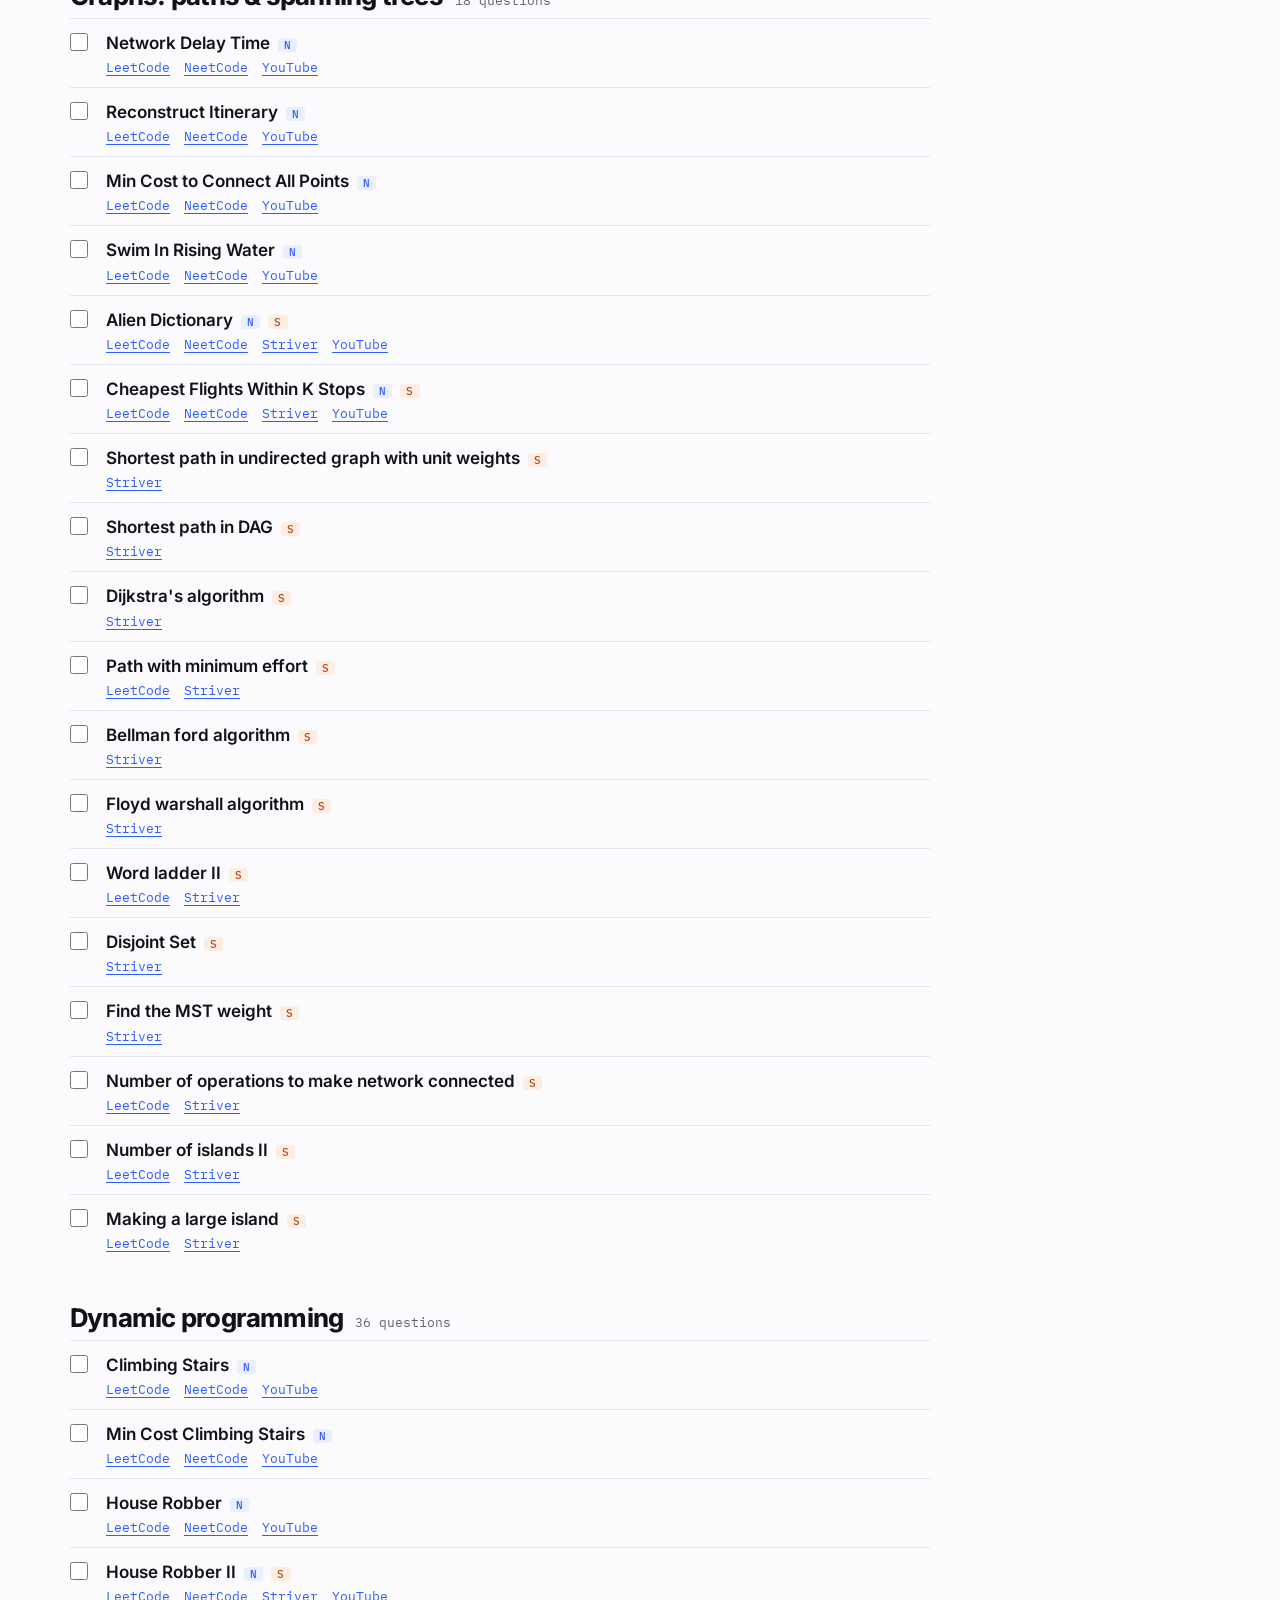
<file: blog/dsa-sheet-neetcode-150-striver.html>
<!doctype html>
<html lang="en">
<head>
<meta charset="utf-8">
<meta name="viewport" content="width=device-width, initial-scale=1, viewport-fit=cover">
<title>NeetCode 150 + Striver DSA Sheet, Deduplicated (269 Questions) | Nikhil Kumar Tiwary</title>
<meta name="description" content="269 unique DSA interview questions from NeetCode 150 and Striver's Master DSA Patterns, grouped by pattern, with LeetCode, NeetCode, Striver and YouTube links. Tick questions off as you solve them.">
<meta name="author" content="Nikhil Kumar Tiwary">
<meta name="robots" content="index, follow, max-image-preview:large, max-snippet:-1">
<link rel="canonical" href="https://nikhiltiwary.in/blog/dsa-sheet-neetcode-150-striver.html">
<meta name="theme-color" content="#2f5bff">

<meta property="og:type" content="article">
<meta property="og:site_name" content="Nikhil Kumar Tiwary">
<meta property="og:title" content="NeetCode 150 + Striver DSA sheet, deduplicated">
<meta property="og:description" content="269 unique interview questions by pattern, with LeetCode, NeetCode, Striver and YouTube links. Questions on both lists appear once.">
<meta property="og:url" content="https://nikhiltiwary.in/blog/dsa-sheet-neetcode-150-striver.html">
<meta property="og:locale" content="en_IN">
<meta property="og:image" content="https://nikhiltiwary.in/og-image.png">
<meta property="og:image:width" content="1200">
<meta property="og:image:height" content="630">
<meta property="article:published_time" content="2026-11-10">
<meta name="twitter:card" content="summary_large_image">
<meta name="twitter:image" content="https://nikhiltiwary.in/og-image.png">
<meta name="twitter:title" content="NeetCode 150 + Striver DSA sheet, deduplicated">
<meta name="twitter:description" content="269 unique interview questions by pattern, with LeetCode, NeetCode, Striver and YouTube links.">

<script type="application/ld+json">
{
  "@context": "https://schema.org",
  "@graph": [
    {
      "@type": "BlogPosting",
      "headline": "NeetCode 150 + Striver DSA sheet, deduplicated",
      "description": "269 unique DSA interview questions from NeetCode 150 and Striver's Master DSA Patterns, grouped by pattern, with practice and video links.",
      "url": "https://nikhiltiwary.in/blog/dsa-sheet-neetcode-150-striver.html",
      "datePublished": "2026-11-10T09:00:00+05:30",
      "dateModified": "2026-11-10T23:30:00+05:30",
      "inLanguage": "en",
      "image": "https://nikhiltiwary.in/og-image.png",
      "author": {
        "@id": "https://nikhiltiwary.in/#person",
        "@type": "Person",
        "name": "Nikhil Tiwary",
        "alternateName": "Nikhil Kumar Tiwary",
        "url": "https://nikhiltiwary.in/"
      },
      "isPartOf": {
        "@type": "Blog",
        "name": "Blog | Nikhil Kumar Tiwary",
        "url": "https://nikhiltiwary.in/blogs.html"
      },
      "mainEntityOfPage": "https://nikhiltiwary.in/blog/dsa-sheet-neetcode-150-striver.html"
    },
    {
      "@type": "BreadcrumbList",
      "itemListElement": [
        {
          "@type": "ListItem",
          "position": 1,
          "name": "Home",
          "item": "https://nikhiltiwary.in/"
        },
        {
          "@type": "ListItem",
          "position": 2,
          "name": "Blog",
          "item": "https://nikhiltiwary.in/blogs.html"
        },
        {
          "@type": "ListItem",
          "position": 3,
          "name": "NeetCode 150 + Striver DSA sheet, deduplicated"
        }
      ]
    }
  ]
}
</script>
<link rel="icon" href="../assets/img/favicon-32.png" sizes="32x32" type="image/png">
<link rel="icon" href="../assets/img/favicon-48.png" sizes="48x48" type="image/png">
<link rel="apple-touch-icon" href="../assets/img/apple-touch-icon.png">
<link rel="preload" href="../assets/fonts/inter-latin.woff2" as="font" type="font/woff2" crossorigin>
<link rel="stylesheet" href="../assets/css/tokens.css?v=202611102337">
<link rel="stylesheet" href="../assets/css/base.css?v=202611102337">
<link rel="stylesheet" href="../assets/css/layout.css?v=202611102337">
<link rel="stylesheet" href="../assets/css/article.css?v=202611102337">
<link rel="stylesheet" href="../assets/css/effects.css?v=202611102337">
<script src="../assets/js/core/theme.js?v=202611102337"></script>
</head>
<body>
<a class="skip" href="#main">Skip to content</a>

<header class="top">
  <div class="wrap top-inner">
    <a class="brand" href="../"><span class="brand-avatar"><img src="../assets/img/avatar-96.png" alt="" width="34" height="34"></span>Nikhil Tiwary</a>
    <nav class="nav" aria-label="Site">
      <a href="../#work">Work</a>
      <a href="../#experience">Experience</a>
      <a href="../blogs.html" class="on">Blog</a>
      <a href="../#services">Hire me</a>
      <a href="../#contact">Contact</a>
    </nav>
    <button class="theme" id="theme-toggle" type="button" aria-label="Switch colour theme">
      <span class="theme-dot" aria-hidden="true"></span><span class="theme-text">Theme</span>
    </button>
  </div>
</header>

<main id="main">
  <header class="post-head wrap">
    <p class="eyebrow"><a href="../blogs.html">← Blog</a> · DSA</p>
    <h1>NeetCode 150 + Striver DSA sheet, deduplicated</h1>
    <p class="lede">Two of the most used interview prep lists, merged into one. Questions on both lists appear once, grouped by pattern, with LeetCode, NeetCode, Striver and YouTube links for each.</p>
    <div class="post-meta">
      <div class="blog-tags"><span>DSA</span><span>Interviews</span></div>
      <span>Nikhil Kumar Tiwary</span>
      <time datetime="2026-11-10">10 Nov 2026</time>
    </div>
    <div class="post-actions">
      <a class="btn primary small" href="#sheet">Start the sheet</a>
      <a class="btn small" href="../Blogs/1.%20NeetCode_Striver_Question_Reference.pdf" download>Download PDF</a>
    </div>
  </header>

  <div class="wrap">
    <article class="prose" style="max-width: 860px; padding-block: 40px 24px;">
      <h2 id="how-to-read">How to read this sheet</h2>
      <ul>
        <li><span class="badge n">N</span> is on <strong>NeetCode 150</strong>. <span class="badge s">S</span> is on <strong>Striver's Master DSA Patterns</strong>. A question on both lists shows both badges and appears only once.</li>
        <li>A LeetCode link is included only when an exact or clearly matching problem was checked. When the two lists ask materially different versions of a question, both are kept, with a note explaining the difference.</li>
        <li>Tick the box when you solve a question. Your ticks are saved in this browser, so you can come back and continue where you left off.</li>
      </ul>
      <p class="dsa-stats"><span><b>269</b> unique questions</span><span><b>150</b> from NeetCode 150</span><span><b>59</b> on both lists</span><span><b>119</b> only on Striver</span><span><b>17</b> patterns</span></p>

      <div class="jump" aria-label="Jump to a pattern">
        <a href="#arrays-hashing">Arrays &amp; hashing</a>
        <a href="#two-pointers">Two pointers</a>
        <a href="#sliding-window">Sliding window</a>
        <a href="#stacks-queues">Stacks &amp; queues</a>
        <a href="#binary-search">Binary search</a>
        <a href="#linked-lists">Linked lists</a>
        <a href="#binary-trees-bsts">Binary trees &amp; BSTs</a>
        <a href="#heaps-priority-queues">Heaps &amp; priority queues</a>
        <a href="#recursion-backtracking">Recursion &amp; backtracking</a>
        <a href="#tries">Tries</a>
        <a href="#graphs-traversal-connectivity">Graphs: traversal &amp; connectivity</a>
        <a href="#graphs-paths-spanning-trees">Graphs: paths &amp; spanning trees</a>
        <a href="#dynamic-programming">Dynamic programming</a>
        <a href="#greedy-intervals">Greedy &amp; intervals</a>
        <a href="#math-geometry">Math &amp; geometry</a>
        <a href="#bit-manipulation">Bit manipulation</a>
        <a href="#string-matching">String matching</a>
      </div>

      <div class="dsa-bar" id="sheet">
        <label class="sr" for="dsa-search">Search questions</label>
        <input type="search" id="dsa-search" placeholder="Search a question, e.g. two sum" autocomplete="off">
        <div class="seg" role="group" aria-label="Filter questions">
          <button type="button" data-filter="all" aria-pressed="true">All</button>
          <button type="button" data-filter="n" aria-pressed="false">NeetCode</button>
          <button type="button" data-filter="s" aria-pressed="false">Striver</button>
          <button type="button" data-filter="both" aria-pressed="false">Both</button>
          <button type="button" data-filter="todo" aria-pressed="false">Not done</button>
        </div>
        <div class="progress"><span id="dsa-done-count">0 / 269 done</span><span class="progress-track" aria-hidden="true"><span class="progress-fill"></span></span><button type="button" id="dsa-reset">Clear ticks</button></div>
      </div>

      <div data-dsa>
<section class="dsa-sec" id="arrays-hashing" aria-labelledby="arrays-hashing-h">
<h2 id="arrays-hashing-h">Arrays &amp; hashing <small>16 questions</small></h2>
<ul class="qs">
<li class="q" data-id="contains-duplicate" data-n><input type="checkbox" id="q-contains-duplicate" aria-label="Mark Contains Duplicate as done"><label class="q-title" for="q-contains-duplicate"><span class="q-name">Contains Duplicate</span><span class="badge n" title="NeetCode 150">N</span></label><div class="q-links"><a href="https://leetcode.com/problems/contains-duplicate/" target="_blank" rel="noopener">LeetCode</a><a href="https://neetcode.io/problems/duplicate-integer/question?list=neetcode150" target="_blank" rel="noopener">NeetCode</a><a href="https://www.youtube.com/watch?v=3OamzN90kPg" target="_blank" rel="noopener">YouTube</a></div></li>
<li class="q" data-id="valid-anagram" data-n><input type="checkbox" id="q-valid-anagram" aria-label="Mark Valid Anagram as done"><label class="q-title" for="q-valid-anagram"><span class="q-name">Valid Anagram</span><span class="badge n" title="NeetCode 150">N</span></label><div class="q-links"><a href="https://leetcode.com/problems/valid-anagram/" target="_blank" rel="noopener">LeetCode</a><a href="https://neetcode.io/problems/is-anagram/question?list=neetcode150" target="_blank" rel="noopener">NeetCode</a><a href="https://www.youtube.com/watch?v=9UtInBqnCgA" target="_blank" rel="noopener">YouTube</a></div></li>
<li class="q" data-id="two-sum" data-n data-s><input type="checkbox" id="q-two-sum" aria-label="Mark Two Sum as done"><label class="q-title" for="q-two-sum"><span class="q-name">Two Sum</span><span class="badge n" title="NeetCode 150">N</span><span class="badge s" title="Striver Master DSA Patterns">S</span></label><div class="q-links"><a href="https://leetcode.com/problems/two-sum/" target="_blank" rel="noopener">LeetCode</a><a href="https://neetcode.io/problems/two-integer-sum/question?list=neetcode150" target="_blank" rel="noopener">NeetCode</a><a href="https://takeuforward.org/practice/dsa/two-sum" target="_blank" rel="noopener">Striver</a><a href="https://www.youtube.com/watch?v=KLlXCFG5TnA" target="_blank" rel="noopener">YouTube</a></div></li>
<li class="q" data-id="group-anagrams" data-n><input type="checkbox" id="q-group-anagrams" aria-label="Mark Group Anagrams as done"><label class="q-title" for="q-group-anagrams"><span class="q-name">Group Anagrams</span><span class="badge n" title="NeetCode 150">N</span></label><div class="q-links"><a href="https://leetcode.com/problems/group-anagrams/" target="_blank" rel="noopener">LeetCode</a><a href="https://neetcode.io/problems/anagram-groups/question?list=neetcode150" target="_blank" rel="noopener">NeetCode</a><a href="https://www.youtube.com/watch?v=vzdNOK2oB2E" target="_blank" rel="noopener">YouTube</a></div></li>
<li class="q" data-id="top-k-frequent-elements" data-n><input type="checkbox" id="q-top-k-frequent-elements" aria-label="Mark Top K Frequent Elements as done"><label class="q-title" for="q-top-k-frequent-elements"><span class="q-name">Top K Frequent Elements</span><span class="badge n" title="NeetCode 150">N</span></label><div class="q-links"><a href="https://leetcode.com/problems/top-k-frequent-elements/" target="_blank" rel="noopener">LeetCode</a><a href="https://neetcode.io/problems/top-k-elements-in-list/question?list=neetcode150" target="_blank" rel="noopener">NeetCode</a><a href="https://www.youtube.com/watch?v=YPTqKIgVk-k" target="_blank" rel="noopener">YouTube</a></div></li>
<li class="q" data-id="encode-and-decode-strings" data-n><input type="checkbox" id="q-encode-and-decode-strings" aria-label="Mark Encode and Decode Strings as done"><label class="q-title" for="q-encode-and-decode-strings"><span class="q-name">Encode and Decode Strings</span><span class="badge n" title="NeetCode 150">N</span></label><div class="q-links"><a href="https://leetcode.com/problems/encode-and-decode-strings/" target="_blank" rel="noopener">LeetCode</a><a href="https://neetcode.io/problems/string-encode-and-decode/question?list=neetcode150" target="_blank" rel="noopener">NeetCode</a><a href="https://www.youtube.com/watch?v=B1k_sxOSgv8" target="_blank" rel="noopener">YouTube</a></div></li>
<li class="q" data-id="product-of-array-except-self" data-n><input type="checkbox" id="q-product-of-array-except-self" aria-label="Mark Product of Array Except Self as done"><label class="q-title" for="q-product-of-array-except-self"><span class="q-name">Product of Array Except Self</span><span class="badge n" title="NeetCode 150">N</span></label><div class="q-links"><a href="https://leetcode.com/problems/product-of-array-except-self/" target="_blank" rel="noopener">LeetCode</a><a href="https://neetcode.io/problems/products-of-array-discluding-self/question?list=neetcode150" target="_blank" rel="noopener">NeetCode</a><a href="https://www.youtube.com/watch?v=bNvIQI2wAjk" target="_blank" rel="noopener">YouTube</a></div></li>
<li class="q" data-id="valid-sudoku" data-n><input type="checkbox" id="q-valid-sudoku" aria-label="Mark Valid Sudoku as done"><label class="q-title" for="q-valid-sudoku"><span class="q-name">Valid Sudoku</span><span class="badge n" title="NeetCode 150">N</span></label><div class="q-links"><a href="https://leetcode.com/problems/valid-sudoku/" target="_blank" rel="noopener">LeetCode</a><a href="https://neetcode.io/problems/valid-sudoku/question?list=neetcode150" target="_blank" rel="noopener">NeetCode</a><a href="https://www.youtube.com/watch?v=TjFXEUCMqI8" target="_blank" rel="noopener">YouTube</a></div></li>
<li class="q" data-id="longest-consecutive-sequence" data-n data-s><input type="checkbox" id="q-longest-consecutive-sequence" aria-label="Mark Longest Consecutive Sequence as done"><label class="q-title" for="q-longest-consecutive-sequence"><span class="q-name">Longest Consecutive Sequence</span><span class="badge n" title="NeetCode 150">N</span><span class="badge s" title="Striver Master DSA Patterns">S</span></label><div class="q-links"><a href="https://leetcode.com/problems/longest-consecutive-sequence/" target="_blank" rel="noopener">LeetCode</a><a href="https://neetcode.io/problems/longest-consecutive-sequence/question?list=neetcode150" target="_blank" rel="noopener">NeetCode</a><a href="https://takeuforward.org/practice/dsa/longest-consecutive-sequence-in-an-array" target="_blank" rel="noopener">Striver</a><a href="https://www.youtube.com/watch?v=P6RZZMu_maU" target="_blank" rel="noopener">YouTube</a></div></li>
<li class="q" data-id="majority-element-i" data-s><input type="checkbox" id="q-majority-element-i" aria-label="Mark Majority Element-I as done"><label class="q-title" for="q-majority-element-i"><span class="q-name">Majority Element-I</span><span class="badge s" title="Striver Master DSA Patterns">S</span></label><div class="q-links"><a href="https://leetcode.com/problems/majority-element/" target="_blank" rel="noopener">LeetCode</a><a href="https://takeuforward.org/practice/dsa/majority-element-i" target="_blank" rel="noopener">Striver</a><a href="https://youtu.be/nP_ns3uSh80" target="_blank" rel="noopener">YouTube</a></div></li>
<li class="q" data-id="majority-element-ii" data-s><input type="checkbox" id="q-majority-element-ii" aria-label="Mark Majority Element-II as done"><label class="q-title" for="q-majority-element-ii"><span class="q-name">Majority Element-II</span><span class="badge s" title="Striver Master DSA Patterns">S</span></label><div class="q-links"><a href="https://leetcode.com/problems/majority-element-ii/" target="_blank" rel="noopener">LeetCode</a><a href="https://takeuforward.org/practice/dsa/majority-element-ii" target="_blank" rel="noopener">Striver</a><a href="https://youtu.be/vwZj1K0e9U8" target="_blank" rel="noopener">YouTube</a></div></li>
<li class="q" data-id="count-inversions" data-s><input type="checkbox" id="q-count-inversions" aria-label="Mark Count Inversions as done"><label class="q-title" for="q-count-inversions"><span class="q-name">Count Inversions</span><span class="badge s" title="Striver Master DSA Patterns">S</span></label><div class="q-links"><a href="https://takeuforward.org/practice/dsa/count-inversions" target="_blank" rel="noopener">Striver</a></div><p class="q-note">Inversion-counting task; original practice link provided.</p></li>
<li class="q" data-id="reverse-pairs" data-s><input type="checkbox" id="q-reverse-pairs" aria-label="Mark Reverse Pairs as done"><label class="q-title" for="q-reverse-pairs"><span class="q-name">Reverse Pairs</span><span class="badge s" title="Striver Master DSA Patterns">S</span></label><div class="q-links"><a href="https://leetcode.com/problems/reverse-pairs/" target="_blank" rel="noopener">LeetCode</a><a href="https://takeuforward.org/practice/dsa/reverse-pairs" target="_blank" rel="noopener">Striver</a></div></li>
<li class="q" data-id="longest-subarray-with-sum-k" data-s><input type="checkbox" id="q-longest-subarray-with-sum-k" aria-label="Mark Longest subarray with sum K as done"><label class="q-title" for="q-longest-subarray-with-sum-k"><span class="q-name">Longest subarray with sum K</span><span class="badge s" title="Striver Master DSA Patterns">S</span></label><div class="q-links"><a href="https://leetcode.com/problems/maximum-size-subarray-sum-equals-k/" target="_blank" rel="noopener">LeetCode</a><a href="https://takeuforward.org/practice/dsa/longest-subarray-with-sum-k" target="_blank" rel="noopener">Striver</a></div></li>
<li class="q" data-id="count-subarrays-with-given-sum" data-s><input type="checkbox" id="q-count-subarrays-with-given-sum" aria-label="Mark Count subarrays with given sum as done"><label class="q-title" for="q-count-subarrays-with-given-sum"><span class="q-name">Count subarrays with given sum</span><span class="badge s" title="Striver Master DSA Patterns">S</span></label><div class="q-links"><a href="https://leetcode.com/problems/subarray-sum-equals-k/" target="_blank" rel="noopener">LeetCode</a><a href="https://takeuforward.org/practice/dsa/count-subarrays-with-given-sum" target="_blank" rel="noopener">Striver</a></div></li>
<li class="q" data-id="count-subarrays-with-given-xor-k" data-s><input type="checkbox" id="q-count-subarrays-with-given-xor-k" aria-label="Mark Count subarrays with given xor K as done"><label class="q-title" for="q-count-subarrays-with-given-xor-k"><span class="q-name">Count subarrays with given xor K</span><span class="badge s" title="Striver Master DSA Patterns">S</span></label><div class="q-links"><a href="https://takeuforward.org/practice/dsa/count-subarrays-with-given-xor-k" target="_blank" rel="noopener">Striver</a></div></li>
</ul>
</section>
<section class="dsa-sec" id="two-pointers" aria-labelledby="two-pointers-h">
<h2 id="two-pointers-h">Two pointers <small>9 questions</small></h2>
<ul class="qs">
<li class="q" data-id="3sum" data-n data-s><input type="checkbox" id="q-3sum" aria-label="Mark 3Sum as done"><label class="q-title" for="q-3sum"><span class="q-name">3Sum</span><span class="badge n" title="NeetCode 150">N</span><span class="badge s" title="Striver Master DSA Patterns">S</span></label><div class="q-links"><a href="https://leetcode.com/problems/3sum/" target="_blank" rel="noopener">LeetCode</a><a href="https://neetcode.io/problems/three-integer-sum/question?list=neetcode150" target="_blank" rel="noopener">NeetCode</a><a href="https://takeuforward.org/practice/dsa/3-sum" target="_blank" rel="noopener">Striver</a><a href="https://www.youtube.com/watch?v=jzZsG8n2R9A" target="_blank" rel="noopener">YouTube</a></div></li>
<li class="q" data-id="container-with-most-water" data-n><input type="checkbox" id="q-container-with-most-water" aria-label="Mark Container With Most Water as done"><label class="q-title" for="q-container-with-most-water"><span class="q-name">Container With Most Water</span><span class="badge n" title="NeetCode 150">N</span></label><div class="q-links"><a href="https://leetcode.com/problems/container-with-most-water/" target="_blank" rel="noopener">LeetCode</a><a href="https://neetcode.io/problems/max-water-container/question?list=neetcode150" target="_blank" rel="noopener">NeetCode</a><a href="https://www.youtube.com/watch?v=UuiTKBwPgAo" target="_blank" rel="noopener">YouTube</a></div></li>
<li class="q" data-id="trapping-rain-water" data-n data-s><input type="checkbox" id="q-trapping-rain-water" aria-label="Mark Trapping Rain Water as done"><label class="q-title" for="q-trapping-rain-water"><span class="q-name">Trapping Rain Water</span><span class="badge n" title="NeetCode 150">N</span><span class="badge s" title="Striver Master DSA Patterns">S</span></label><div class="q-links"><a href="https://leetcode.com/problems/trapping-rain-water/" target="_blank" rel="noopener">LeetCode</a><a href="https://neetcode.io/problems/trapping-rain-water/question?list=neetcode150" target="_blank" rel="noopener">NeetCode</a><a href="https://takeuforward.org/practice/dsa/trapping-rainwater" target="_blank" rel="noopener">Striver</a><a href="https://www.youtube.com/watch?v=ZI2z5pq0TqA" target="_blank" rel="noopener">YouTube</a></div></li>
<li class="q" data-id="two-sum-ii-input-array-is-sorted" data-n><input type="checkbox" id="q-two-sum-ii-input-array-is-sorted" aria-label="Mark Two Sum II Input Array Is Sorted as done"><label class="q-title" for="q-two-sum-ii-input-array-is-sorted"><span class="q-name">Two Sum II Input Array Is Sorted</span><span class="badge n" title="NeetCode 150">N</span></label><div class="q-links"><a href="https://leetcode.com/problems/two-sum-ii-input-array-is-sorted/" target="_blank" rel="noopener">LeetCode</a><a href="https://neetcode.io/problems/two-integer-sum-ii/question?list=neetcode150" target="_blank" rel="noopener">NeetCode</a><a href="https://www.youtube.com/watch?v=cQ1Oz4ckceM" target="_blank" rel="noopener">YouTube</a></div></li>
<li class="q" data-id="valid-palindrome" data-n><input type="checkbox" id="q-valid-palindrome" aria-label="Mark Valid Palindrome as done"><label class="q-title" for="q-valid-palindrome"><span class="q-name">Valid Palindrome</span><span class="badge n" title="NeetCode 150">N</span></label><div class="q-links"><a href="https://leetcode.com/problems/valid-palindrome/" target="_blank" rel="noopener">LeetCode</a><a href="https://neetcode.io/problems/is-palindrome/question?list=neetcode150" target="_blank" rel="noopener">NeetCode</a><a href="https://www.youtube.com/watch?v=jJXJ16kPFWg" target="_blank" rel="noopener">YouTube</a></div></li>
<li class="q" data-id="sort-an-array-of-0-s-1-s-and-2-s" data-s><input type="checkbox" id="q-sort-an-array-of-0-s-1-s-and-2-s" aria-label="Mark Sort an array of 0&#x27;s 1&#x27;s and 2&#x27;s as done"><label class="q-title" for="q-sort-an-array-of-0-s-1-s-and-2-s"><span class="q-name">Sort an array of 0&#x27;s 1&#x27;s and 2&#x27;s</span><span class="badge s" title="Striver Master DSA Patterns">S</span></label><div class="q-links"><a href="https://leetcode.com/problems/sort-colors/" target="_blank" rel="noopener">LeetCode</a><a href="https://takeuforward.org/practice/dsa/sort-an-array-of-0&#x27;s-1&#x27;s-and-2&#x27;s" target="_blank" rel="noopener">Striver</a></div></li>
<li class="q" data-id="next-permutation" data-s><input type="checkbox" id="q-next-permutation" aria-label="Mark Next Permutation as done"><label class="q-title" for="q-next-permutation"><span class="q-name">Next Permutation</span><span class="badge s" title="Striver Master DSA Patterns">S</span></label><div class="q-links"><a href="https://leetcode.com/problems/next-permutation/" target="_blank" rel="noopener">LeetCode</a><a href="https://takeuforward.org/practice/dsa/next-permutation" target="_blank" rel="noopener">Striver</a></div></li>
<li class="q" data-id="4-sum" data-s><input type="checkbox" id="q-4-sum" aria-label="Mark 4 Sum as done"><label class="q-title" for="q-4-sum"><span class="q-name">4 Sum</span><span class="badge s" title="Striver Master DSA Patterns">S</span></label><div class="q-links"><a href="https://leetcode.com/problems/4sum/" target="_blank" rel="noopener">LeetCode</a><a href="https://takeuforward.org/practice/dsa/4-sum" target="_blank" rel="noopener">Striver</a></div></li>
<li class="q" data-id="merge-two-sorted-arrays-without-extra-space" data-s><input type="checkbox" id="q-merge-two-sorted-arrays-without-extra-space" aria-label="Mark Merge two sorted arrays without extra space as done"><label class="q-title" for="q-merge-two-sorted-arrays-without-extra-space"><span class="q-name">Merge two sorted arrays without extra space</span><span class="badge s" title="Striver Master DSA Patterns">S</span></label><div class="q-links"><a href="https://takeuforward.org/practice/dsa/merge-two-sorted-arrays-without-extra-space" target="_blank" rel="noopener">Striver</a></div><p class="q-note">Two separate sorted arrays; no exact LeetCode link verified for this in-place variant.</p></li>
</ul>
</section>
<section class="dsa-sec" id="sliding-window" aria-labelledby="sliding-window-h">
<h2 id="sliding-window-h">Sliding window <small>12 questions</small></h2>
<ul class="qs">
<li class="q" data-id="best-time-to-buy-and-sell-stock" data-n><input type="checkbox" id="q-best-time-to-buy-and-sell-stock" aria-label="Mark Best Time to Buy And Sell Stock as done"><label class="q-title" for="q-best-time-to-buy-and-sell-stock"><span class="q-name">Best Time to Buy And Sell Stock</span><span class="badge n" title="NeetCode 150">N</span></label><div class="q-links"><a href="https://leetcode.com/problems/best-time-to-buy-and-sell-stock/" target="_blank" rel="noopener">LeetCode</a><a href="https://neetcode.io/problems/buy-and-sell-crypto/question?list=neetcode150" target="_blank" rel="noopener">NeetCode</a><a href="https://www.youtube.com/watch?v=1pkOgXD63yU" target="_blank" rel="noopener">YouTube</a></div></li>
<li class="q" data-id="longest-substring-without-repeating-characters" data-n data-s><input type="checkbox" id="q-longest-substring-without-repeating-characters" aria-label="Mark Longest Substring Without Repeating Characters as done"><label class="q-title" for="q-longest-substring-without-repeating-characters"><span class="q-name">Longest Substring Without Repeating Characters</span><span class="badge n" title="NeetCode 150">N</span><span class="badge s" title="Striver Master DSA Patterns">S</span></label><div class="q-links"><a href="https://leetcode.com/problems/longest-substring-without-repeating-characters/" target="_blank" rel="noopener">LeetCode</a><a href="https://neetcode.io/problems/longest-substring-without-duplicates/question?list=neetcode150" target="_blank" rel="noopener">NeetCode</a><a href="https://takeuforward.org/practice/dsa/longest-substring-without-repeating-characters" target="_blank" rel="noopener">Striver</a><a href="https://www.youtube.com/watch?v=wiGpQwVHdE0" target="_blank" rel="noopener">YouTube</a></div></li>
<li class="q" data-id="longest-repeating-character-replacement" data-n data-s><input type="checkbox" id="q-longest-repeating-character-replacement" aria-label="Mark Longest Repeating Character Replacement as done"><label class="q-title" for="q-longest-repeating-character-replacement"><span class="q-name">Longest Repeating Character Replacement</span><span class="badge n" title="NeetCode 150">N</span><span class="badge s" title="Striver Master DSA Patterns">S</span></label><div class="q-links"><a href="https://leetcode.com/problems/longest-repeating-character-replacement/" target="_blank" rel="noopener">LeetCode</a><a href="https://neetcode.io/problems/longest-repeating-substring-with-replacement/question?list=neetcode150" target="_blank" rel="noopener">NeetCode</a><a href="https://takeuforward.org/practice/dsa/longest-repeating-character-replacement" target="_blank" rel="noopener">Striver</a><a href="https://www.youtube.com/watch?v=gqXU1UyA8pk" target="_blank" rel="noopener">YouTube</a></div></li>
<li class="q" data-id="permutation-in-string" data-n><input type="checkbox" id="q-permutation-in-string" aria-label="Mark Permutation In String as done"><label class="q-title" for="q-permutation-in-string"><span class="q-name">Permutation In String</span><span class="badge n" title="NeetCode 150">N</span></label><div class="q-links"><a href="https://leetcode.com/problems/permutation-in-string/" target="_blank" rel="noopener">LeetCode</a><a href="https://neetcode.io/problems/permutation-string/question?list=neetcode150" target="_blank" rel="noopener">NeetCode</a><a href="https://www.youtube.com/watch?v=UbyhOgBN834" target="_blank" rel="noopener">YouTube</a></div></li>
<li class="q" data-id="minimum-window-substring" data-n data-s><input type="checkbox" id="q-minimum-window-substring" aria-label="Mark Minimum Window Substring as done"><label class="q-title" for="q-minimum-window-substring"><span class="q-name">Minimum Window Substring</span><span class="badge n" title="NeetCode 150">N</span><span class="badge s" title="Striver Master DSA Patterns">S</span></label><div class="q-links"><a href="https://leetcode.com/problems/minimum-window-substring/" target="_blank" rel="noopener">LeetCode</a><a href="https://neetcode.io/problems/minimum-window-with-characters/question?list=neetcode150" target="_blank" rel="noopener">NeetCode</a><a href="https://takeuforward.org/practice/dsa/minimum-window-substring-" target="_blank" rel="noopener">Striver</a><a href="https://www.youtube.com/watch?v=jSto0O4AJbM" target="_blank" rel="noopener">YouTube</a></div></li>
<li class="q" data-id="sliding-window-maximum" data-n data-s><input type="checkbox" id="q-sliding-window-maximum" aria-label="Mark Sliding Window Maximum as done"><label class="q-title" for="q-sliding-window-maximum"><span class="q-name">Sliding Window Maximum</span><span class="badge n" title="NeetCode 150">N</span><span class="badge s" title="Striver Master DSA Patterns">S</span></label><div class="q-links"><a href="https://leetcode.com/problems/sliding-window-maximum/" target="_blank" rel="noopener">LeetCode</a><a href="https://neetcode.io/problems/sliding-window-maximum/question?list=neetcode150" target="_blank" rel="noopener">NeetCode</a><a href="https://takeuforward.org/practice/dsa/sliding-window-maximum" target="_blank" rel="noopener">Striver</a><a href="https://www.youtube.com/watch?v=DfljaUwZsOk" target="_blank" rel="noopener">YouTube</a></div></li>
<li class="q" data-id="maximum-points-you-can-obtain-from-cards" data-s><input type="checkbox" id="q-maximum-points-you-can-obtain-from-cards" aria-label="Mark Maximum Points You Can Obtain from Cards as done"><label class="q-title" for="q-maximum-points-you-can-obtain-from-cards"><span class="q-name">Maximum Points You Can Obtain from Cards</span><span class="badge s" title="Striver Master DSA Patterns">S</span></label><div class="q-links"><a href="https://leetcode.com/problems/maximum-points-you-can-obtain-from-cards/" target="_blank" rel="noopener">LeetCode</a><a href="https://takeuforward.org/practice/dsa/maximum-points-you-can-obtain-from-cards-" target="_blank" rel="noopener">Striver</a></div></li>
<li class="q" data-id="max-consecutive-ones-iii" data-s><input type="checkbox" id="q-max-consecutive-ones-iii" aria-label="Mark Max Consecutive Ones III as done"><label class="q-title" for="q-max-consecutive-ones-iii"><span class="q-name">Max Consecutive Ones III</span><span class="badge s" title="Striver Master DSA Patterns">S</span></label><div class="q-links"><a href="https://leetcode.com/problems/max-consecutive-ones-iii/" target="_blank" rel="noopener">LeetCode</a><a href="https://takeuforward.org/practice/dsa/max-consecutive-ones-iii" target="_blank" rel="noopener">Striver</a></div></li>
<li class="q" data-id="longest-substring-with-at-most-k-distinct-characters" data-s><input type="checkbox" id="q-longest-substring-with-at-most-k-distinct-characters" aria-label="Mark Longest Substring With At Most K Distinct Characters as done"><label class="q-title" for="q-longest-substring-with-at-most-k-distinct-characters"><span class="q-name">Longest Substring With At Most K Distinct Characters</span><span class="badge s" title="Striver Master DSA Patterns">S</span></label><div class="q-links"><a href="https://leetcode.com/problems/longest-substring-with-at-most-k-distinct-characters/" target="_blank" rel="noopener">LeetCode</a><a href="https://takeuforward.org/practice/dsa/longest-substring-with-at-most-k-distinct-characters" target="_blank" rel="noopener">Striver</a></div></li>
<li class="q" data-id="number-of-substrings-containing-all-three-characters" data-s><input type="checkbox" id="q-number-of-substrings-containing-all-three-characters" aria-label="Mark Number of Substrings Containing All Three Characters as done"><label class="q-title" for="q-number-of-substrings-containing-all-three-characters"><span class="q-name">Number of Substrings Containing All Three Characters</span><span class="badge s" title="Striver Master DSA Patterns">S</span></label><div class="q-links"><a href="https://leetcode.com/problems/number-of-substrings-containing-all-three-characters/" target="_blank" rel="noopener">LeetCode</a><a href="https://takeuforward.org/practice/dsa/number-of-substrings-containing-all-three-characters" target="_blank" rel="noopener">Striver</a></div></li>
<li class="q" data-id="binary-subarrays-with-sum" data-s><input type="checkbox" id="q-binary-subarrays-with-sum" aria-label="Mark Binary Subarrays With Sum as done"><label class="q-title" for="q-binary-subarrays-with-sum"><span class="q-name">Binary Subarrays With Sum</span><span class="badge s" title="Striver Master DSA Patterns">S</span></label><div class="q-links"><a href="https://leetcode.com/problems/binary-subarrays-with-sum/" target="_blank" rel="noopener">LeetCode</a><a href="https://takeuforward.org/practice/dsa/binary-subarrays-with-sum" target="_blank" rel="noopener">Striver</a></div></li>
<li class="q" data-id="count-number-of-nice-subarrays" data-s><input type="checkbox" id="q-count-number-of-nice-subarrays" aria-label="Mark Count number of Nice subarrays as done"><label class="q-title" for="q-count-number-of-nice-subarrays"><span class="q-name">Count number of Nice subarrays</span><span class="badge s" title="Striver Master DSA Patterns">S</span></label><div class="q-links"><a href="https://leetcode.com/problems/count-number-of-nice-subarrays/" target="_blank" rel="noopener">LeetCode</a><a href="https://takeuforward.org/practice/dsa/count-number-of-nice-subarrays" target="_blank" rel="noopener">Striver</a></div></li>
</ul>
</section>
<section class="dsa-sec" id="stacks-queues" aria-labelledby="stacks-queues-h">
<h2 id="stacks-queues-h">Stacks &amp; queues <small>16 questions</small></h2>
<ul class="qs">
<li class="q" data-id="valid-parentheses" data-n><input type="checkbox" id="q-valid-parentheses" aria-label="Mark Valid Parentheses as done"><label class="q-title" for="q-valid-parentheses"><span class="q-name">Valid Parentheses</span><span class="badge n" title="NeetCode 150">N</span></label><div class="q-links"><a href="https://leetcode.com/problems/valid-parentheses/" target="_blank" rel="noopener">LeetCode</a><a href="https://neetcode.io/problems/validate-parentheses/question?list=neetcode150" target="_blank" rel="noopener">NeetCode</a><a href="https://www.youtube.com/watch?v=WTzjTskDFMg" target="_blank" rel="noopener">YouTube</a></div></li>
<li class="q" data-id="min-stack" data-n data-s><input type="checkbox" id="q-min-stack" aria-label="Mark Min Stack as done"><label class="q-title" for="q-min-stack"><span class="q-name">Min Stack</span><span class="badge n" title="NeetCode 150">N</span><span class="badge s" title="Striver Master DSA Patterns">S</span></label><div class="q-links"><a href="https://leetcode.com/problems/min-stack/" target="_blank" rel="noopener">LeetCode</a><a href="https://neetcode.io/problems/minimum-stack/question?list=neetcode150" target="_blank" rel="noopener">NeetCode</a><a href="https://takeuforward.org/practice/dsa/implement-min-stack" target="_blank" rel="noopener">Striver</a><a href="https://www.youtube.com/watch?v=qkLl7nAwDPo" target="_blank" rel="noopener">YouTube</a></div></li>
<li class="q" data-id="evaluate-reverse-polish-notation" data-n><input type="checkbox" id="q-evaluate-reverse-polish-notation" aria-label="Mark Evaluate Reverse Polish Notation as done"><label class="q-title" for="q-evaluate-reverse-polish-notation"><span class="q-name">Evaluate Reverse Polish Notation</span><span class="badge n" title="NeetCode 150">N</span></label><div class="q-links"><a href="https://leetcode.com/problems/evaluate-reverse-polish-notation/" target="_blank" rel="noopener">LeetCode</a><a href="https://neetcode.io/problems/evaluate-reverse-polish-notation/question?list=neetcode150" target="_blank" rel="noopener">NeetCode</a><a href="https://www.youtube.com/watch?v=iu0082c4HDE" target="_blank" rel="noopener">YouTube</a></div></li>
<li class="q" data-id="daily-temperatures" data-n><input type="checkbox" id="q-daily-temperatures" aria-label="Mark Daily Temperatures as done"><label class="q-title" for="q-daily-temperatures"><span class="q-name">Daily Temperatures</span><span class="badge n" title="NeetCode 150">N</span></label><div class="q-links"><a href="https://leetcode.com/problems/daily-temperatures/" target="_blank" rel="noopener">LeetCode</a><a href="https://neetcode.io/problems/daily-temperatures/question?list=neetcode150" target="_blank" rel="noopener">NeetCode</a><a href="https://www.youtube.com/watch?v=cTBiBSnjO3c" target="_blank" rel="noopener">YouTube</a></div></li>
<li class="q" data-id="car-fleet" data-n><input type="checkbox" id="q-car-fleet" aria-label="Mark Car Fleet as done"><label class="q-title" for="q-car-fleet"><span class="q-name">Car Fleet</span><span class="badge n" title="NeetCode 150">N</span></label><div class="q-links"><a href="https://leetcode.com/problems/car-fleet/" target="_blank" rel="noopener">LeetCode</a><a href="https://neetcode.io/problems/car-fleet/question?list=neetcode150" target="_blank" rel="noopener">NeetCode</a><a href="https://www.youtube.com/watch?v=Pr6T-3yB9RM" target="_blank" rel="noopener">YouTube</a></div></li>
<li class="q" data-id="largest-rectangle-in-histogram" data-n data-s><input type="checkbox" id="q-largest-rectangle-in-histogram" aria-label="Mark Largest Rectangle In Histogram as done"><label class="q-title" for="q-largest-rectangle-in-histogram"><span class="q-name">Largest Rectangle In Histogram</span><span class="badge n" title="NeetCode 150">N</span><span class="badge s" title="Striver Master DSA Patterns">S</span></label><div class="q-links"><a href="https://leetcode.com/problems/largest-rectangle-in-histogram/" target="_blank" rel="noopener">LeetCode</a><a href="https://neetcode.io/problems/largest-rectangle-in-histogram/question?list=neetcode150" target="_blank" rel="noopener">NeetCode</a><a href="https://takeuforward.org/practice/dsa/largest-rectangle-in-a-histogram" target="_blank" rel="noopener">Striver</a><a href="https://www.youtube.com/watch?v=zx5Sw9130L0" target="_blank" rel="noopener">YouTube</a></div></li>
<li class="q" data-id="next-greater-element" data-s><input type="checkbox" id="q-next-greater-element" aria-label="Mark Next Greater Element as done"><label class="q-title" for="q-next-greater-element"><span class="q-name">Next Greater Element</span><span class="badge s" title="Striver Master DSA Patterns">S</span></label><div class="q-links"><a href="https://takeuforward.org/practice/dsa/next-greater-element" target="_blank" rel="noopener">Striver</a></div><p class="q-note">Next greater value for every array element; not LeetCode 496&#x27;s subset-query format.</p></li>
<li class="q" data-id="next-greater-element-2" data-s><input type="checkbox" id="q-next-greater-element-2" aria-label="Mark Next Greater Element - 2 as done"><label class="q-title" for="q-next-greater-element-2"><span class="q-name">Next Greater Element - 2</span><span class="badge s" title="Striver Master DSA Patterns">S</span></label><div class="q-links"><a href="https://leetcode.com/problems/next-greater-element-ii/" target="_blank" rel="noopener">LeetCode</a><a href="https://takeuforward.org/practice/dsa/next-greater-element---2" target="_blank" rel="noopener">Striver</a></div></li>
<li class="q" data-id="stock-span-problem" data-s><input type="checkbox" id="q-stock-span-problem" aria-label="Mark Stock span problem as done"><label class="q-title" for="q-stock-span-problem"><span class="q-name">Stock span problem</span><span class="badge s" title="Striver Master DSA Patterns">S</span></label><div class="q-links"><a href="https://leetcode.com/problems/online-stock-span/" target="_blank" rel="noopener">LeetCode</a><a href="https://takeuforward.org/practice/dsa/stock-span-problem" target="_blank" rel="noopener">Striver</a></div></li>
<li class="q" data-id="sum-of-subarray-minimums" data-s><input type="checkbox" id="q-sum-of-subarray-minimums" aria-label="Mark Sum of Subarray Minimums as done"><label class="q-title" for="q-sum-of-subarray-minimums"><span class="q-name">Sum of Subarray Minimums</span><span class="badge s" title="Striver Master DSA Patterns">S</span></label><div class="q-links"><a href="https://leetcode.com/problems/sum-of-subarray-minimums/" target="_blank" rel="noopener">LeetCode</a><a href="https://takeuforward.org/practice/dsa/sum-of-subarray-minimums" target="_blank" rel="noopener">Striver</a></div></li>
<li class="q" data-id="sum-of-subarray-ranges" data-s><input type="checkbox" id="q-sum-of-subarray-ranges" aria-label="Mark Sum of Subarray Ranges as done"><label class="q-title" for="q-sum-of-subarray-ranges"><span class="q-name">Sum of Subarray Ranges</span><span class="badge s" title="Striver Master DSA Patterns">S</span></label><div class="q-links"><a href="https://leetcode.com/problems/sum-of-subarray-ranges/" target="_blank" rel="noopener">LeetCode</a><a href="https://takeuforward.org/practice/dsa/sum-of-subarray-ranges" target="_blank" rel="noopener">Striver</a></div></li>
<li class="q" data-id="remove-k-digits" data-s><input type="checkbox" id="q-remove-k-digits" aria-label="Mark Remove K Digits as done"><label class="q-title" for="q-remove-k-digits"><span class="q-name">Remove K Digits</span><span class="badge s" title="Striver Master DSA Patterns">S</span></label><div class="q-links"><a href="https://leetcode.com/problems/remove-k-digits/" target="_blank" rel="noopener">LeetCode</a><a href="https://takeuforward.org/practice/dsa/remove-k-digits" target="_blank" rel="noopener">Striver</a></div></li>
<li class="q" data-id="maximum-rectangles" data-s><input type="checkbox" id="q-maximum-rectangles" aria-label="Mark Maximum Rectangles as done"><label class="q-title" for="q-maximum-rectangles"><span class="q-name">Maximum Rectangles</span><span class="badge s" title="Striver Master DSA Patterns">S</span></label><div class="q-links"><a href="https://leetcode.com/problems/maximal-rectangle/" target="_blank" rel="noopener">LeetCode</a><a href="https://takeuforward.org/practice/dsa/maximum-rectangles" target="_blank" rel="noopener">Striver</a></div></li>
<li class="q" data-id="asteroid-collision" data-s><input type="checkbox" id="q-asteroid-collision" aria-label="Mark Asteroid Collision as done"><label class="q-title" for="q-asteroid-collision"><span class="q-name">Asteroid Collision</span><span class="badge s" title="Striver Master DSA Patterns">S</span></label><div class="q-links"><a href="https://leetcode.com/problems/asteroid-collision/" target="_blank" rel="noopener">LeetCode</a><a href="https://takeuforward.org/practice/dsa/asteroid-collision" target="_blank" rel="noopener">Striver</a></div></li>
<li class="q" data-id="celebrity-problem" data-s><input type="checkbox" id="q-celebrity-problem" aria-label="Mark Celebrity Problem as done"><label class="q-title" for="q-celebrity-problem"><span class="q-name">Celebrity Problem</span><span class="badge s" title="Striver Master DSA Patterns">S</span></label><div class="q-links"><a href="https://leetcode.com/problems/find-the-celebrity/" target="_blank" rel="noopener">LeetCode</a><a href="https://takeuforward.org/practice/dsa/celebrity-problem" target="_blank" rel="noopener">Striver</a></div></li>
<li class="q" data-id="lfu-cache" data-s><input type="checkbox" id="q-lfu-cache" aria-label="Mark LFU Cache as done"><label class="q-title" for="q-lfu-cache"><span class="q-name">LFU Cache</span><span class="badge s" title="Striver Master DSA Patterns">S</span></label><div class="q-links"><a href="https://leetcode.com/problems/lfu-cache/" target="_blank" rel="noopener">LeetCode</a><a href="https://takeuforward.org/practice/dsa/lfu-cache" target="_blank" rel="noopener">Striver</a></div></li>
</ul>
</section>
<section class="dsa-sec" id="binary-search" aria-labelledby="binary-search-h">
<h2 id="binary-search-h">Binary search <small>17 questions</small></h2>
<ul class="qs">
<li class="q" data-id="binary-search" data-n><input type="checkbox" id="q-binary-search" aria-label="Mark Binary Search as done"><label class="q-title" for="q-binary-search"><span class="q-name">Binary Search</span><span class="badge n" title="NeetCode 150">N</span></label><div class="q-links"><a href="https://leetcode.com/problems/binary-search/" target="_blank" rel="noopener">LeetCode</a><a href="https://neetcode.io/problems/binary-search/question?list=neetcode150" target="_blank" rel="noopener">NeetCode</a><a href="https://www.youtube.com/watch?v=s4DPM8ct1pI" target="_blank" rel="noopener">YouTube</a></div></li>
<li class="q" data-id="find-minimum-in-rotated-sorted-array" data-n data-s><input type="checkbox" id="q-find-minimum-in-rotated-sorted-array" aria-label="Mark Find Minimum In Rotated Sorted Array as done"><label class="q-title" for="q-find-minimum-in-rotated-sorted-array"><span class="q-name">Find Minimum In Rotated Sorted Array</span><span class="badge n" title="NeetCode 150">N</span><span class="badge s" title="Striver Master DSA Patterns">S</span></label><div class="q-links"><a href="https://leetcode.com/problems/find-minimum-in-rotated-sorted-array/" target="_blank" rel="noopener">LeetCode</a><a href="https://neetcode.io/problems/find-minimum-in-rotated-sorted-array/question?list=neetcode150" target="_blank" rel="noopener">NeetCode</a><a href="https://takeuforward.org/practice/dsa/find-minimum-in-rotated-sorted-array" target="_blank" rel="noopener">Striver</a><a href="https://www.youtube.com/watch?v=nIVW4P8b1VA" target="_blank" rel="noopener">YouTube</a></div></li>
<li class="q" data-id="koko-eating-bananas" data-n data-s><input type="checkbox" id="q-koko-eating-bananas" aria-label="Mark Koko Eating Bananas as done"><label class="q-title" for="q-koko-eating-bananas"><span class="q-name">Koko Eating Bananas</span><span class="badge n" title="NeetCode 150">N</span><span class="badge s" title="Striver Master DSA Patterns">S</span></label><div class="q-links"><a href="https://leetcode.com/problems/koko-eating-bananas/" target="_blank" rel="noopener">LeetCode</a><a href="https://neetcode.io/problems/eating-bananas/question?list=neetcode150" target="_blank" rel="noopener">NeetCode</a><a href="https://takeuforward.org/practice/dsa/koko-eating-bananas" target="_blank" rel="noopener">Striver</a><a href="https://www.youtube.com/watch?v=U2SozAs9RzA" target="_blank" rel="noopener">YouTube</a></div></li>
<li class="q" data-id="median-of-two-sorted-arrays" data-n data-s><input type="checkbox" id="q-median-of-two-sorted-arrays" aria-label="Mark Median of Two Sorted Arrays as done"><label class="q-title" for="q-median-of-two-sorted-arrays"><span class="q-name">Median of Two Sorted Arrays</span><span class="badge n" title="NeetCode 150">N</span><span class="badge s" title="Striver Master DSA Patterns">S</span></label><div class="q-links"><a href="https://leetcode.com/problems/median-of-two-sorted-arrays/" target="_blank" rel="noopener">LeetCode</a><a href="https://neetcode.io/problems/median-of-two-sorted-arrays/question?list=neetcode150" target="_blank" rel="noopener">NeetCode</a><a href="https://takeuforward.org/practice/dsa/median-of-2-sorted-arrays" target="_blank" rel="noopener">Striver</a><a href="https://www.youtube.com/watch?v=q6IEA26hvXc" target="_blank" rel="noopener">YouTube</a></div></li>
<li class="q" data-id="search-in-rotated-sorted-array" data-n><input type="checkbox" id="q-search-in-rotated-sorted-array" aria-label="Mark Search In Rotated Sorted Array as done"><label class="q-title" for="q-search-in-rotated-sorted-array"><span class="q-name">Search In Rotated Sorted Array</span><span class="badge n" title="NeetCode 150">N</span></label><div class="q-links"><a href="https://leetcode.com/problems/search-in-rotated-sorted-array/" target="_blank" rel="noopener">LeetCode</a><a href="https://neetcode.io/problems/find-target-in-rotated-sorted-array/question?list=neetcode150" target="_blank" rel="noopener">NeetCode</a><a href="https://www.youtube.com/watch?v=U8XENwh8Oy8" target="_blank" rel="noopener">YouTube</a></div></li>
<li class="q" data-id="search-a-2d-matrix" data-n><input type="checkbox" id="q-search-a-2d-matrix" aria-label="Mark Search a 2D Matrix as done"><label class="q-title" for="q-search-a-2d-matrix"><span class="q-name">Search a 2D Matrix</span><span class="badge n" title="NeetCode 150">N</span></label><div class="q-links"><a href="https://leetcode.com/problems/search-a-2d-matrix/" target="_blank" rel="noopener">LeetCode</a><a href="https://neetcode.io/problems/search-2d-matrix/question?list=neetcode150" target="_blank" rel="noopener">NeetCode</a><a href="https://www.youtube.com/watch?v=Ber2pi2C0j0" target="_blank" rel="noopener">YouTube</a></div></li>
<li class="q" data-id="time-based-key-value-store" data-n><input type="checkbox" id="q-time-based-key-value-store" aria-label="Mark Time Based Key Value Store as done"><label class="q-title" for="q-time-based-key-value-store"><span class="q-name">Time Based Key Value Store</span><span class="badge n" title="NeetCode 150">N</span></label><div class="q-links"><a href="https://leetcode.com/problems/time-based-key-value-store/" target="_blank" rel="noopener">LeetCode</a><a href="https://neetcode.io/problems/time-based-key-value-store/question?list=neetcode150" target="_blank" rel="noopener">NeetCode</a><a href="https://www.youtube.com/watch?v=fu2cD_6E8Hw" target="_blank" rel="noopener">YouTube</a></div></li>
<li class="q" data-id="find-peak-element" data-s><input type="checkbox" id="q-find-peak-element" aria-label="Mark Find peak element as done"><label class="q-title" for="q-find-peak-element"><span class="q-name">Find peak element</span><span class="badge s" title="Striver Master DSA Patterns">S</span></label><div class="q-links"><a href="https://leetcode.com/problems/find-peak-element/" target="_blank" rel="noopener">LeetCode</a><a href="https://takeuforward.org/practice/dsa/find-peak-element" target="_blank" rel="noopener">Striver</a></div></li>
<li class="q" data-id="search-in-rotated-sorted-array-ii" data-s><input type="checkbox" id="q-search-in-rotated-sorted-array-ii" aria-label="Mark Search in rotated sorted array-II as done"><label class="q-title" for="q-search-in-rotated-sorted-array-ii"><span class="q-name">Search in rotated sorted array-II</span><span class="badge s" title="Striver Master DSA Patterns">S</span></label><div class="q-links"><a href="https://leetcode.com/problems/search-in-rotated-sorted-array-ii/" target="_blank" rel="noopener">LeetCode</a><a href="https://takeuforward.org/practice/dsa/search-in-rotated-sorted-array-2" target="_blank" rel="noopener">Striver</a></div></li>
<li class="q" data-id="single-element-in-sorted-array" data-s><input type="checkbox" id="q-single-element-in-sorted-array" aria-label="Mark Single element in sorted array as done"><label class="q-title" for="q-single-element-in-sorted-array"><span class="q-name">Single element in sorted array</span><span class="badge s" title="Striver Master DSA Patterns">S</span></label><div class="q-links"><a href="https://leetcode.com/problems/single-element-in-a-sorted-array/" target="_blank" rel="noopener">LeetCode</a><a href="https://takeuforward.org/practice/dsa/single-element-in-sorted-array" target="_blank" rel="noopener">Striver</a></div></li>
<li class="q" data-id="search-in-2d-matrix-ii" data-s><input type="checkbox" id="q-search-in-2d-matrix-ii" aria-label="Mark Search in 2D matrix - II as done"><label class="q-title" for="q-search-in-2d-matrix-ii"><span class="q-name">Search in 2D matrix - II</span><span class="badge s" title="Striver Master DSA Patterns">S</span></label><div class="q-links"><a href="https://leetcode.com/problems/search-a-2d-matrix-ii/" target="_blank" rel="noopener">LeetCode</a><a href="https://takeuforward.org/practice/dsa/search-in-2d-matrix-ii" target="_blank" rel="noopener">Striver</a></div></li>
<li class="q" data-id="find-peak-element-ii" data-s><input type="checkbox" id="q-find-peak-element-ii" aria-label="Mark Find Peak Element - II as done"><label class="q-title" for="q-find-peak-element-ii"><span class="q-name">Find Peak Element - II</span><span class="badge s" title="Striver Master DSA Patterns">S</span></label><div class="q-links"><a href="https://leetcode.com/problems/find-a-peak-element-ii/" target="_blank" rel="noopener">LeetCode</a><a href="https://takeuforward.org/practice/dsa/find-peak-element-ii" target="_blank" rel="noopener">Striver</a></div></li>
<li class="q" data-id="find-nth-root-of-a-number" data-s><input type="checkbox" id="q-find-nth-root-of-a-number" aria-label="Mark Find Nth root of a number as done"><label class="q-title" for="q-find-nth-root-of-a-number"><span class="q-name">Find Nth root of a number</span><span class="badge s" title="Striver Master DSA Patterns">S</span></label><div class="q-links"><a href="https://takeuforward.org/practice/dsa/find-nth-root-of-a-number" target="_blank" rel="noopener">Striver</a></div></li>
<li class="q" data-id="aggressive-cows" data-s><input type="checkbox" id="q-aggressive-cows" aria-label="Mark Aggressive Cows as done"><label class="q-title" for="q-aggressive-cows"><span class="q-name">Aggressive Cows</span><span class="badge s" title="Striver Master DSA Patterns">S</span></label><div class="q-links"><a href="https://takeuforward.org/practice/dsa/aggressive-cows" target="_blank" rel="noopener">Striver</a></div></li>
<li class="q" data-id="book-allocation-problem" data-s><input type="checkbox" id="q-book-allocation-problem" aria-label="Mark Book Allocation Problem as done"><label class="q-title" for="q-book-allocation-problem"><span class="q-name">Book Allocation Problem</span><span class="badge s" title="Striver Master DSA Patterns">S</span></label><div class="q-links"><a href="https://takeuforward.org/practice/dsa/book-allocation-problem" target="_blank" rel="noopener">Striver</a></div></li>
<li class="q" data-id="matrix-median" data-s><input type="checkbox" id="q-matrix-median" aria-label="Mark Matrix Median as done"><label class="q-title" for="q-matrix-median"><span class="q-name">Matrix Median</span><span class="badge s" title="Striver Master DSA Patterns">S</span></label><div class="q-links"><a href="https://takeuforward.org/practice/dsa/matrix-median" target="_blank" rel="noopener">Striver</a></div></li>
<li class="q" data-id="kth-element-of-2-sorted-arrays" data-s><input type="checkbox" id="q-kth-element-of-2-sorted-arrays" aria-label="Mark Kth element of 2 sorted arrays as done"><label class="q-title" for="q-kth-element-of-2-sorted-arrays"><span class="q-name">Kth element of 2 sorted arrays</span><span class="badge s" title="Striver Master DSA Patterns">S</span></label><div class="q-links"><a href="https://takeuforward.org/practice/dsa/kth-element-of-2-sorted-arrays" target="_blank" rel="noopener">Striver</a></div></li>
</ul>
</section>
<section class="dsa-sec" id="linked-lists" aria-labelledby="linked-lists-h">
<h2 id="linked-lists-h">Linked lists <small>20 questions</small></h2>
<ul class="qs">
<li class="q" data-id="reverse-linked-list" data-n data-s><input type="checkbox" id="q-reverse-linked-list" aria-label="Mark Reverse Linked List as done"><label class="q-title" for="q-reverse-linked-list"><span class="q-name">Reverse Linked List</span><span class="badge n" title="NeetCode 150">N</span><span class="badge s" title="Striver Master DSA Patterns">S</span></label><div class="q-links"><a href="https://leetcode.com/problems/reverse-linked-list/" target="_blank" rel="noopener">LeetCode</a><a href="https://neetcode.io/problems/reverse-a-linked-list/question?list=neetcode150" target="_blank" rel="noopener">NeetCode</a><a href="https://takeuforward.org/practice/dsa/reverse-a-ll" target="_blank" rel="noopener">Striver</a><a href="https://www.youtube.com/watch?v=G0_I-ZF0S38" target="_blank" rel="noopener">YouTube</a></div></li>
<li class="q" data-id="merge-two-sorted-lists" data-n data-s><input type="checkbox" id="q-merge-two-sorted-lists" aria-label="Mark Merge Two Sorted Lists as done"><label class="q-title" for="q-merge-two-sorted-lists"><span class="q-name">Merge Two Sorted Lists</span><span class="badge n" title="NeetCode 150">N</span><span class="badge s" title="Striver Master DSA Patterns">S</span></label><div class="q-links"><a href="https://leetcode.com/problems/merge-two-sorted-lists/" target="_blank" rel="noopener">LeetCode</a><a href="https://neetcode.io/problems/merge-two-sorted-linked-lists/question?list=neetcode150" target="_blank" rel="noopener">NeetCode</a><a href="https://takeuforward.org/practice/dsa/merge-sorted-lists-" target="_blank" rel="noopener">Striver</a><a href="https://www.youtube.com/watch?v=XIdigk956u0" target="_blank" rel="noopener">YouTube</a></div></li>
<li class="q" data-id="linked-list-cycle" data-n data-s><input type="checkbox" id="q-linked-list-cycle" aria-label="Mark Linked List Cycle as done"><label class="q-title" for="q-linked-list-cycle"><span class="q-name">Linked List Cycle</span><span class="badge n" title="NeetCode 150">N</span><span class="badge s" title="Striver Master DSA Patterns">S</span></label><div class="q-links"><a href="https://leetcode.com/problems/linked-list-cycle/" target="_blank" rel="noopener">LeetCode</a><a href="https://neetcode.io/problems/linked-list-cycle-detection/question?list=neetcode150" target="_blank" rel="noopener">NeetCode</a><a href="https://takeuforward.org/practice/dsa/detect-a-loop-in-ll" target="_blank" rel="noopener">Striver</a><a href="https://www.youtube.com/watch?v=gBTe7lFR3vc" target="_blank" rel="noopener">YouTube</a></div></li>
<li class="q" data-id="reorder-list" data-n><input type="checkbox" id="q-reorder-list" aria-label="Mark Reorder List as done"><label class="q-title" for="q-reorder-list"><span class="q-name">Reorder List</span><span class="badge n" title="NeetCode 150">N</span></label><div class="q-links"><a href="https://leetcode.com/problems/reorder-list/" target="_blank" rel="noopener">LeetCode</a><a href="https://neetcode.io/problems/reorder-linked-list/question?list=neetcode150" target="_blank" rel="noopener">NeetCode</a><a href="https://www.youtube.com/watch?v=S5bfdUTrKLM" target="_blank" rel="noopener">YouTube</a></div></li>
<li class="q" data-id="remove-nth-node-from-end-of-list" data-n data-s><input type="checkbox" id="q-remove-nth-node-from-end-of-list" aria-label="Mark Remove Nth Node From End of List as done"><label class="q-title" for="q-remove-nth-node-from-end-of-list"><span class="q-name">Remove Nth Node From End of List</span><span class="badge n" title="NeetCode 150">N</span><span class="badge s" title="Striver Master DSA Patterns">S</span></label><div class="q-links"><a href="https://leetcode.com/problems/remove-nth-node-from-end-of-list/" target="_blank" rel="noopener">LeetCode</a><a href="https://neetcode.io/problems/remove-node-from-end-of-linked-list/question?list=neetcode150" target="_blank" rel="noopener">NeetCode</a><a href="https://takeuforward.org/practice/dsa/remove-nth-node-from-the-back-of-the-ll" target="_blank" rel="noopener">Striver</a><a href="https://www.youtube.com/watch?v=XVuQxVej6y8" target="_blank" rel="noopener">YouTube</a></div></li>
<li class="q" data-id="copy-list-with-random-pointer" data-n data-s><input type="checkbox" id="q-copy-list-with-random-pointer" aria-label="Mark Copy List With Random Pointer as done"><label class="q-title" for="q-copy-list-with-random-pointer"><span class="q-name">Copy List With Random Pointer</span><span class="badge n" title="NeetCode 150">N</span><span class="badge s" title="Striver Master DSA Patterns">S</span></label><div class="q-links"><a href="https://leetcode.com/problems/copy-list-with-random-pointer/" target="_blank" rel="noopener">LeetCode</a><a href="https://neetcode.io/problems/copy-linked-list-with-random-pointer/question?list=neetcode150" target="_blank" rel="noopener">NeetCode</a><a href="https://takeuforward.org/practice/dsa/clone-a-ll-with-random-and-next-pointer" target="_blank" rel="noopener">Striver</a><a href="https://www.youtube.com/watch?v=5Y2EiZST97Y" target="_blank" rel="noopener">YouTube</a></div></li>
<li class="q" data-id="add-two-numbers" data-n data-s><input type="checkbox" id="q-add-two-numbers" aria-label="Mark Add Two Numbers as done"><label class="q-title" for="q-add-two-numbers"><span class="q-name">Add Two Numbers</span><span class="badge n" title="NeetCode 150">N</span><span class="badge s" title="Striver Master DSA Patterns">S</span></label><div class="q-links"><a href="https://leetcode.com/problems/add-two-numbers/" target="_blank" rel="noopener">LeetCode</a><a href="https://neetcode.io/problems/add-two-numbers/question?list=neetcode150" target="_blank" rel="noopener">NeetCode</a><a href="https://takeuforward.org/practice/dsa/add-two-numbers-in-ll" target="_blank" rel="noopener">Striver</a><a href="https://www.youtube.com/watch?v=wgFPrzTjm7s" target="_blank" rel="noopener">YouTube</a></div></li>
<li class="q" data-id="find-the-duplicate-number" data-n><input type="checkbox" id="q-find-the-duplicate-number" aria-label="Mark Find The Duplicate Number as done"><label class="q-title" for="q-find-the-duplicate-number"><span class="q-name">Find The Duplicate Number</span><span class="badge n" title="NeetCode 150">N</span></label><div class="q-links"><a href="https://leetcode.com/problems/find-the-duplicate-number/" target="_blank" rel="noopener">LeetCode</a><a href="https://neetcode.io/problems/find-duplicate-integer/question?list=neetcode150" target="_blank" rel="noopener">NeetCode</a><a href="https://www.youtube.com/watch?v=wjYnzkAhcNk" target="_blank" rel="noopener">YouTube</a></div></li>
<li class="q" data-id="lru-cache" data-n data-s><input type="checkbox" id="q-lru-cache" aria-label="Mark LRU Cache as done"><label class="q-title" for="q-lru-cache"><span class="q-name">LRU Cache</span><span class="badge n" title="NeetCode 150">N</span><span class="badge s" title="Striver Master DSA Patterns">S</span></label><div class="q-links"><a href="https://leetcode.com/problems/lru-cache/" target="_blank" rel="noopener">LeetCode</a><a href="https://neetcode.io/problems/lru-cache/question?list=neetcode150" target="_blank" rel="noopener">NeetCode</a><a href="https://takeuforward.org/practice/dsa/lru-cache" target="_blank" rel="noopener">Striver</a><a href="https://www.youtube.com/watch?v=7ABFKPK2hD4" target="_blank" rel="noopener">YouTube</a></div></li>
<li class="q" data-id="merge-k-sorted-lists" data-n><input type="checkbox" id="q-merge-k-sorted-lists" aria-label="Mark Merge K Sorted Lists as done"><label class="q-title" for="q-merge-k-sorted-lists"><span class="q-name">Merge K Sorted Lists</span><span class="badge n" title="NeetCode 150">N</span></label><div class="q-links"><a href="https://leetcode.com/problems/merge-k-sorted-lists/" target="_blank" rel="noopener">LeetCode</a><a href="https://neetcode.io/problems/merge-k-sorted-linked-lists/question?list=neetcode150" target="_blank" rel="noopener">NeetCode</a><a href="https://www.youtube.com/watch?v=q5a5OiGbT6Q" target="_blank" rel="noopener">YouTube</a></div></li>
<li class="q" data-id="reverse-nodes-in-k-group" data-n data-s><input type="checkbox" id="q-reverse-nodes-in-k-group" aria-label="Mark Reverse Nodes In K Group as done"><label class="q-title" for="q-reverse-nodes-in-k-group"><span class="q-name">Reverse Nodes In K Group</span><span class="badge n" title="NeetCode 150">N</span><span class="badge s" title="Striver Master DSA Patterns">S</span></label><div class="q-links"><a href="https://leetcode.com/problems/reverse-nodes-in-k-group/" target="_blank" rel="noopener">LeetCode</a><a href="https://neetcode.io/problems/reverse-nodes-in-k-group/question?list=neetcode150" target="_blank" rel="noopener">NeetCode</a><a href="https://takeuforward.org/practice/dsa/reverse-ll-in-group-of-given-size-k" target="_blank" rel="noopener">Striver</a><a href="https://www.youtube.com/watch?v=1UOPsfP85V4" target="_blank" rel="noopener">YouTube</a></div></li>
<li class="q" data-id="find-middle-of-linked-list" data-s><input type="checkbox" id="q-find-middle-of-linked-list" aria-label="Mark Find Middle of Linked List as done"><label class="q-title" for="q-find-middle-of-linked-list"><span class="q-name">Find Middle of Linked List</span><span class="badge s" title="Striver Master DSA Patterns">S</span></label><div class="q-links"><a href="https://leetcode.com/problems/middle-of-the-linked-list/" target="_blank" rel="noopener">LeetCode</a><a href="https://takeuforward.org/practice/dsa/find-middle-of-linked-list" target="_blank" rel="noopener">Striver</a></div></li>
<li class="q" data-id="find-the-intersection-point-of-y-ll" data-s><input type="checkbox" id="q-find-the-intersection-point-of-y-ll" aria-label="Mark Find the intersection point of Y LL as done"><label class="q-title" for="q-find-the-intersection-point-of-y-ll"><span class="q-name">Find the intersection point of Y LL</span><span class="badge s" title="Striver Master DSA Patterns">S</span></label><div class="q-links"><a href="https://leetcode.com/problems/intersection-of-two-linked-lists/" target="_blank" rel="noopener">LeetCode</a><a href="https://takeuforward.org/practice/dsa/find-the-intersection-point-of-y-ll" target="_blank" rel="noopener">Striver</a></div></li>
<li class="q" data-id="check-if-ll-is-palindrome-or-not" data-s><input type="checkbox" id="q-check-if-ll-is-palindrome-or-not" aria-label="Mark Check if LL is palindrome or not as done"><label class="q-title" for="q-check-if-ll-is-palindrome-or-not"><span class="q-name">Check if LL is palindrome or not</span><span class="badge s" title="Striver Master DSA Patterns">S</span></label><div class="q-links"><a href="https://leetcode.com/problems/palindrome-linked-list/" target="_blank" rel="noopener">LeetCode</a><a href="https://takeuforward.org/practice/dsa/check-if-ll-is-palindrome-or-not" target="_blank" rel="noopener">Striver</a></div></li>
<li class="q" data-id="find-the-starting-point-in-ll" data-s><input type="checkbox" id="q-find-the-starting-point-in-ll" aria-label="Mark Find the starting point in LL as done"><label class="q-title" for="q-find-the-starting-point-in-ll"><span class="q-name">Find the starting point in LL</span><span class="badge s" title="Striver Master DSA Patterns">S</span></label><div class="q-links"><a href="https://leetcode.com/problems/linked-list-cycle-ii/" target="_blank" rel="noopener">LeetCode</a><a href="https://takeuforward.org/practice/dsa/find-the-starting-point-in-ll" target="_blank" rel="noopener">Striver</a></div></li>
<li class="q" data-id="length-of-loop-in-ll" data-s><input type="checkbox" id="q-length-of-loop-in-ll" aria-label="Mark Length of loop in LL as done"><label class="q-title" for="q-length-of-loop-in-ll"><span class="q-name">Length of loop in LL</span><span class="badge s" title="Striver Master DSA Patterns">S</span></label><div class="q-links"><a href="https://takeuforward.org/practice/dsa/length-of-loop-in-ll" target="_blank" rel="noopener">Striver</a></div></li>
<li class="q" data-id="sort-a-linked-list-of-0-s-1-s-and-2-s" data-s><input type="checkbox" id="q-sort-a-linked-list-of-0-s-1-s-and-2-s" aria-label="Mark Sort a Linked List of 0&#x27;s 1&#x27;s and 2&#x27;s as done"><label class="q-title" for="q-sort-a-linked-list-of-0-s-1-s-and-2-s"><span class="q-name">Sort a Linked List of 0&#x27;s 1&#x27;s and 2&#x27;s</span><span class="badge s" title="Striver Master DSA Patterns">S</span></label><div class="q-links"><a href="https://takeuforward.org/practice/dsa/sort-a-ll-of-0&#x27;s-1&#x27;s-and-2&#x27;s" target="_blank" rel="noopener">Striver</a></div></li>
<li class="q" data-id="rotate-a-ll" data-s><input type="checkbox" id="q-rotate-a-ll" aria-label="Mark Rotate a LL as done"><label class="q-title" for="q-rotate-a-ll"><span class="q-name">Rotate a LL</span><span class="badge s" title="Striver Master DSA Patterns">S</span></label><div class="q-links"><a href="https://leetcode.com/problems/rotate-list/" target="_blank" rel="noopener">LeetCode</a><a href="https://takeuforward.org/practice/dsa/rotate-a-ll" target="_blank" rel="noopener">Striver</a></div></li>
<li class="q" data-id="sort-ll" data-s><input type="checkbox" id="q-sort-ll" aria-label="Mark Sort LL as done"><label class="q-title" for="q-sort-ll"><span class="q-name">Sort LL</span><span class="badge s" title="Striver Master DSA Patterns">S</span></label><div class="q-links"><a href="https://leetcode.com/problems/sort-list/" target="_blank" rel="noopener">LeetCode</a><a href="https://takeuforward.org/practice/dsa/sort-ll" target="_blank" rel="noopener">Striver</a></div></li>
<li class="q" data-id="flattening-of-ll" data-s><input type="checkbox" id="q-flattening-of-ll" aria-label="Mark Flattening of LL as done"><label class="q-title" for="q-flattening-of-ll"><span class="q-name">Flattening of LL</span><span class="badge s" title="Striver Master DSA Patterns">S</span></label><div class="q-links"><a href="https://takeuforward.org/practice/dsa/flattening-of-ll" target="_blank" rel="noopener">Striver</a></div></li>
</ul>
</section>
<section class="dsa-sec" id="binary-trees-bsts" aria-labelledby="binary-trees-bsts-h">
<h2 id="binary-trees-bsts-h">Binary trees &amp; BSTs <small>31 questions</small></h2>
<ul class="qs">
<li class="q" data-id="invert-binary-tree" data-n><input type="checkbox" id="q-invert-binary-tree" aria-label="Mark Invert Binary Tree as done"><label class="q-title" for="q-invert-binary-tree"><span class="q-name">Invert Binary Tree</span><span class="badge n" title="NeetCode 150">N</span></label><div class="q-links"><a href="https://leetcode.com/problems/invert-binary-tree/" target="_blank" rel="noopener">LeetCode</a><a href="https://neetcode.io/problems/invert-a-binary-tree/question?list=neetcode150" target="_blank" rel="noopener">NeetCode</a><a href="https://www.youtube.com/watch?v=OnSn2XEQ4MY" target="_blank" rel="noopener">YouTube</a></div></li>
<li class="q" data-id="maximum-depth-of-binary-tree" data-n><input type="checkbox" id="q-maximum-depth-of-binary-tree" aria-label="Mark Maximum Depth of Binary Tree as done"><label class="q-title" for="q-maximum-depth-of-binary-tree"><span class="q-name">Maximum Depth of Binary Tree</span><span class="badge n" title="NeetCode 150">N</span></label><div class="q-links"><a href="https://leetcode.com/problems/maximum-depth-of-binary-tree/" target="_blank" rel="noopener">LeetCode</a><a href="https://neetcode.io/problems/depth-of-binary-tree/question?list=neetcode150" target="_blank" rel="noopener">NeetCode</a><a href="https://www.youtube.com/watch?v=hTM3phVI6YQ" target="_blank" rel="noopener">YouTube</a></div></li>
<li class="q" data-id="diameter-of-binary-tree" data-n data-s><input type="checkbox" id="q-diameter-of-binary-tree" aria-label="Mark Diameter of Binary Tree as done"><label class="q-title" for="q-diameter-of-binary-tree"><span class="q-name">Diameter of Binary Tree</span><span class="badge n" title="NeetCode 150">N</span><span class="badge s" title="Striver Master DSA Patterns">S</span></label><div class="q-links"><a href="https://leetcode.com/problems/diameter-of-binary-tree/" target="_blank" rel="noopener">LeetCode</a><a href="https://neetcode.io/problems/binary-tree-diameter/question?list=neetcode150" target="_blank" rel="noopener">NeetCode</a><a href="https://takeuforward.org/practice/dsa/diameter-of-binary-tree" target="_blank" rel="noopener">Striver</a><a href="https://www.youtube.com/watch?v=K81C31ytOZE" target="_blank" rel="noopener">YouTube</a></div></li>
<li class="q" data-id="balanced-binary-tree" data-n><input type="checkbox" id="q-balanced-binary-tree" aria-label="Mark Balanced Binary Tree as done"><label class="q-title" for="q-balanced-binary-tree"><span class="q-name">Balanced Binary Tree</span><span class="badge n" title="NeetCode 150">N</span></label><div class="q-links"><a href="https://leetcode.com/problems/balanced-binary-tree/" target="_blank" rel="noopener">LeetCode</a><a href="https://neetcode.io/problems/balanced-binary-tree/question?list=neetcode150" target="_blank" rel="noopener">NeetCode</a><a href="https://www.youtube.com/watch?v=QfJsau0ItOY" target="_blank" rel="noopener">YouTube</a></div></li>
<li class="q" data-id="same-tree" data-n><input type="checkbox" id="q-same-tree" aria-label="Mark Same Tree as done"><label class="q-title" for="q-same-tree"><span class="q-name">Same Tree</span><span class="badge n" title="NeetCode 150">N</span></label><div class="q-links"><a href="https://leetcode.com/problems/same-tree/" target="_blank" rel="noopener">LeetCode</a><a href="https://neetcode.io/problems/same-binary-tree/question?list=neetcode150" target="_blank" rel="noopener">NeetCode</a><a href="https://www.youtube.com/watch?v=vRbbcKXCxOw" target="_blank" rel="noopener">YouTube</a></div></li>
<li class="q" data-id="subtree-of-another-tree" data-n><input type="checkbox" id="q-subtree-of-another-tree" aria-label="Mark Subtree of Another Tree as done"><label class="q-title" for="q-subtree-of-another-tree"><span class="q-name">Subtree of Another Tree</span><span class="badge n" title="NeetCode 150">N</span></label><div class="q-links"><a href="https://leetcode.com/problems/subtree-of-another-tree/" target="_blank" rel="noopener">LeetCode</a><a href="https://neetcode.io/problems/subtree-of-a-binary-tree/question?list=neetcode150" target="_blank" rel="noopener">NeetCode</a><a href="https://www.youtube.com/watch?v=E36O5SWp-LE" target="_blank" rel="noopener">YouTube</a></div></li>
<li class="q" data-id="lowest-common-ancestor-of-a-binary-search-tree" data-n data-s><input type="checkbox" id="q-lowest-common-ancestor-of-a-binary-search-tree" aria-label="Mark Lowest Common Ancestor of a Binary Search Tree as done"><label class="q-title" for="q-lowest-common-ancestor-of-a-binary-search-tree"><span class="q-name">Lowest Common Ancestor of a Binary Search Tree</span><span class="badge n" title="NeetCode 150">N</span><span class="badge s" title="Striver Master DSA Patterns">S</span></label><div class="q-links"><a href="https://leetcode.com/problems/lowest-common-ancestor-of-a-binary-search-tree/" target="_blank" rel="noopener">LeetCode</a><a href="https://neetcode.io/problems/lowest-common-ancestor-in-binary-search-tree/question?list=neetcode150" target="_blank" rel="noopener">NeetCode</a><a href="https://takeuforward.org/practice/dsa/lca-in-bst" target="_blank" rel="noopener">Striver</a><a href="https://www.youtube.com/watch?v=gs2LMfuOR9k" target="_blank" rel="noopener">YouTube</a></div></li>
<li class="q" data-id="binary-tree-level-order-traversal" data-n data-s><input type="checkbox" id="q-binary-tree-level-order-traversal" aria-label="Mark Binary Tree Level Order Traversal as done"><label class="q-title" for="q-binary-tree-level-order-traversal"><span class="q-name">Binary Tree Level Order Traversal</span><span class="badge n" title="NeetCode 150">N</span><span class="badge s" title="Striver Master DSA Patterns">S</span></label><div class="q-links"><a href="https://leetcode.com/problems/binary-tree-level-order-traversal/" target="_blank" rel="noopener">LeetCode</a><a href="https://neetcode.io/problems/level-order-traversal-of-binary-tree/question?list=neetcode150" target="_blank" rel="noopener">NeetCode</a><a href="https://takeuforward.org/practice/dsa/level-order-traversal" target="_blank" rel="noopener">Striver</a><a href="https://www.youtube.com/watch?v=6ZnyEApgFYg" target="_blank" rel="noopener">YouTube</a></div></li>
<li class="q" data-id="binary-tree-right-side-view-left-view" data-n data-s><input type="checkbox" id="q-binary-tree-right-side-view-left-view" aria-label="Mark Binary Tree Right Side View / Left View as done"><label class="q-title" for="q-binary-tree-right-side-view-left-view"><span class="q-name">Binary Tree Right Side View / Left View</span><span class="badge n" title="NeetCode 150">N</span><span class="badge s" title="Striver Master DSA Patterns">S</span></label><div class="q-links"><a href="https://leetcode.com/problems/binary-tree-right-side-view/" target="_blank" rel="noopener">LeetCode</a><a href="https://neetcode.io/problems/binary-tree-right-side-view/question?list=neetcode150" target="_blank" rel="noopener">NeetCode</a><a href="https://takeuforward.org/practice/dsa/right-left-view-of-bt" target="_blank" rel="noopener">Striver</a><a href="https://www.youtube.com/watch?v=d4zLyf32e3I" target="_blank" rel="noopener">YouTube</a></div><p class="q-note">Shared: right view. Striver additionally includes the left view; LeetCode covers right view.</p></li>
<li class="q" data-id="count-good-nodes-in-binary-tree" data-n><input type="checkbox" id="q-count-good-nodes-in-binary-tree" aria-label="Mark Count Good Nodes In Binary Tree as done"><label class="q-title" for="q-count-good-nodes-in-binary-tree"><span class="q-name">Count Good Nodes In Binary Tree</span><span class="badge n" title="NeetCode 150">N</span></label><div class="q-links"><a href="https://leetcode.com/problems/count-good-nodes-in-binary-tree/" target="_blank" rel="noopener">LeetCode</a><a href="https://neetcode.io/problems/count-good-nodes-in-binary-tree/question?list=neetcode150" target="_blank" rel="noopener">NeetCode</a><a href="https://www.youtube.com/watch?v=7cp5imvDzl4" target="_blank" rel="noopener">YouTube</a></div></li>
<li class="q" data-id="validate-binary-search-tree" data-n data-s><input type="checkbox" id="q-validate-binary-search-tree" aria-label="Mark Validate Binary Search Tree as done"><label class="q-title" for="q-validate-binary-search-tree"><span class="q-name">Validate Binary Search Tree</span><span class="badge n" title="NeetCode 150">N</span><span class="badge s" title="Striver Master DSA Patterns">S</span></label><div class="q-links"><a href="https://leetcode.com/problems/validate-binary-search-tree/" target="_blank" rel="noopener">LeetCode</a><a href="https://neetcode.io/problems/valid-binary-search-tree/question?list=neetcode150" target="_blank" rel="noopener">NeetCode</a><a href="https://takeuforward.org/practice/dsa/check-if-a-tree-is-a-bst-or-not" target="_blank" rel="noopener">Striver</a><a href="https://www.youtube.com/watch?v=s6ATEkipzow" target="_blank" rel="noopener">YouTube</a></div></li>
<li class="q" data-id="kth-smallest-largest-element-in-a-bst" data-n data-s><input type="checkbox" id="q-kth-smallest-largest-element-in-a-bst" aria-label="Mark Kth Smallest / Largest Element in a BST as done"><label class="q-title" for="q-kth-smallest-largest-element-in-a-bst"><span class="q-name">Kth Smallest / Largest Element in a BST</span><span class="badge n" title="NeetCode 150">N</span><span class="badge s" title="Striver Master DSA Patterns">S</span></label><div class="q-links"><a href="https://leetcode.com/problems/kth-smallest-element-in-a-bst/" target="_blank" rel="noopener">LeetCode</a><a href="https://neetcode.io/problems/kth-smallest-integer-in-bst/question?list=neetcode150" target="_blank" rel="noopener">NeetCode</a><a href="https://takeuforward.org/practice/dsa/kth-smallest-and-largest-element-in-bst" target="_blank" rel="noopener">Striver</a><a href="https://www.youtube.com/watch?v=5LUXSvjmGCw" target="_blank" rel="noopener">YouTube</a></div><p class="q-note">Shared: kth smallest. Striver additionally includes kth largest; LeetCode covers kth smallest.</p></li>
<li class="q" data-id="construct-binary-tree-from-preorder-and-inorder-traversal" data-n data-s><input type="checkbox" id="q-construct-binary-tree-from-preorder-and-inorder-traversal" aria-label="Mark Construct Binary Tree From Preorder And Inorder Traversal as done"><label class="q-title" for="q-construct-binary-tree-from-preorder-and-inorder-traversal"><span class="q-name">Construct Binary Tree From Preorder And Inorder Traversal</span><span class="badge n" title="NeetCode 150">N</span><span class="badge s" title="Striver Master DSA Patterns">S</span></label><div class="q-links"><a href="https://leetcode.com/problems/construct-binary-tree-from-preorder-and-inorder-traversal/" target="_blank" rel="noopener">LeetCode</a><a href="https://neetcode.io/problems/binary-tree-from-preorder-and-inorder-traversal/question?list=neetcode150" target="_blank" rel="noopener">NeetCode</a><a href="https://takeuforward.org/practice/dsa/construct-a-bt-from-preorder-and-inorder" target="_blank" rel="noopener">Striver</a><a href="https://www.youtube.com/watch?v=ihj4IQGZ2zc" target="_blank" rel="noopener">YouTube</a></div></li>
<li class="q" data-id="binary-tree-maximum-path-sum" data-n data-s><input type="checkbox" id="q-binary-tree-maximum-path-sum" aria-label="Mark Binary Tree Maximum Path Sum as done"><label class="q-title" for="q-binary-tree-maximum-path-sum"><span class="q-name">Binary Tree Maximum Path Sum</span><span class="badge n" title="NeetCode 150">N</span><span class="badge s" title="Striver Master DSA Patterns">S</span></label><div class="q-links"><a href="https://leetcode.com/problems/binary-tree-maximum-path-sum/" target="_blank" rel="noopener">LeetCode</a><a href="https://neetcode.io/problems/binary-tree-maximum-path-sum/question?list=neetcode150" target="_blank" rel="noopener">NeetCode</a><a href="https://takeuforward.org/practice/dsa/maximum-path-sum-" target="_blank" rel="noopener">Striver</a><a href="https://www.youtube.com/watch?v=Hr5cWUld4vU" target="_blank" rel="noopener">YouTube</a></div></li>
<li class="q" data-id="serialize-and-deserialize-binary-tree" data-n data-s><input type="checkbox" id="q-serialize-and-deserialize-binary-tree" aria-label="Mark Serialize And Deserialize Binary Tree as done"><label class="q-title" for="q-serialize-and-deserialize-binary-tree"><span class="q-name">Serialize And Deserialize Binary Tree</span><span class="badge n" title="NeetCode 150">N</span><span class="badge s" title="Striver Master DSA Patterns">S</span></label><div class="q-links"><a href="https://leetcode.com/problems/serialize-and-deserialize-binary-tree/" target="_blank" rel="noopener">LeetCode</a><a href="https://neetcode.io/problems/serialize-and-deserialize-binary-tree/question?list=neetcode150" target="_blank" rel="noopener">NeetCode</a><a href="https://takeuforward.org/practice/dsa/serialize-and-de-serialize-bt" target="_blank" rel="noopener">Striver</a><a href="https://www.youtube.com/watch?v=u4JAi2JJhI8" target="_blank" rel="noopener">YouTube</a></div></li>
<li class="q" data-id="maximum-width-of-bt" data-s><input type="checkbox" id="q-maximum-width-of-bt" aria-label="Mark Maximum Width of BT as done"><label class="q-title" for="q-maximum-width-of-bt"><span class="q-name">Maximum Width of BT</span><span class="badge s" title="Striver Master DSA Patterns">S</span></label><div class="q-links"><a href="https://leetcode.com/problems/maximum-width-of-binary-tree/" target="_blank" rel="noopener">LeetCode</a><a href="https://takeuforward.org/practice/dsa/maximum-width-of-bt" target="_blank" rel="noopener">Striver</a></div></li>
<li class="q" data-id="top-view-of-bt" data-s><input type="checkbox" id="q-top-view-of-bt" aria-label="Mark Top View of BT as done"><label class="q-title" for="q-top-view-of-bt"><span class="q-name">Top View of BT</span><span class="badge s" title="Striver Master DSA Patterns">S</span></label><div class="q-links"><a href="https://takeuforward.org/practice/dsa/top-view-of-bt" target="_blank" rel="noopener">Striver</a></div></li>
<li class="q" data-id="print-all-nodes-at-a-distance-of-k-in-bt" data-s><input type="checkbox" id="q-print-all-nodes-at-a-distance-of-k-in-bt" aria-label="Mark Print all nodes at a distance of K in BT as done"><label class="q-title" for="q-print-all-nodes-at-a-distance-of-k-in-bt"><span class="q-name">Print all nodes at a distance of K in BT</span><span class="badge s" title="Striver Master DSA Patterns">S</span></label><div class="q-links"><a href="https://leetcode.com/problems/all-nodes-distance-k-in-binary-tree/" target="_blank" rel="noopener">LeetCode</a><a href="https://takeuforward.org/practice/dsa/print-all-nodes-at-a-distance-of-k-in-bt" target="_blank" rel="noopener">Striver</a></div></li>
<li class="q" data-id="minimum-time-taken-to-burn-the-bt-from-a-given-node" data-s><input type="checkbox" id="q-minimum-time-taken-to-burn-the-bt-from-a-given-node" aria-label="Mark Minimum time taken to burn the BT from a given Node as done"><label class="q-title" for="q-minimum-time-taken-to-burn-the-bt-from-a-given-node"><span class="q-name">Minimum time taken to burn the BT from a given Node</span><span class="badge s" title="Striver Master DSA Patterns">S</span></label><div class="q-links"><a href="https://leetcode.com/problems/amount-of-time-for-binary-tree-to-be-infected/" target="_blank" rel="noopener">LeetCode</a><a href="https://takeuforward.org/practice/dsa/minimum-time-taken-to-burn-the-bt-from-a-given-node" target="_blank" rel="noopener">Striver</a></div><p class="q-note">LeetCode uses infection terminology for the same propagation task.</p></li>
<li class="q" data-id="vertical-order-traversal" data-s><input type="checkbox" id="q-vertical-order-traversal" aria-label="Mark Vertical Order Traversal as done"><label class="q-title" for="q-vertical-order-traversal"><span class="q-name">Vertical Order Traversal</span><span class="badge s" title="Striver Master DSA Patterns">S</span></label><div class="q-links"><a href="https://leetcode.com/problems/vertical-order-traversal-of-a-binary-tree/" target="_blank" rel="noopener">LeetCode</a><a href="https://takeuforward.org/practice/dsa/vertical-order-traversal" target="_blank" rel="noopener">Striver</a></div></li>
<li class="q" data-id="print-root-to-leaf-path-in-bt" data-s><input type="checkbox" id="q-print-root-to-leaf-path-in-bt" aria-label="Mark Print root to leaf path in BT as done"><label class="q-title" for="q-print-root-to-leaf-path-in-bt"><span class="q-name">Print root to leaf path in BT</span><span class="badge s" title="Striver Master DSA Patterns">S</span></label><div class="q-links"><a href="https://leetcode.com/problems/binary-tree-paths/" target="_blank" rel="noopener">LeetCode</a><a href="https://takeuforward.org/practice/dsa/print-root-to-leaf-path-in-bt" target="_blank" rel="noopener">Striver</a></div><p class="q-note">LeetCode returns all root-to-leaf paths.</p></li>
<li class="q" data-id="lca-in-bt" data-s><input type="checkbox" id="q-lca-in-bt" aria-label="Mark LCA in BT as done"><label class="q-title" for="q-lca-in-bt"><span class="q-name">LCA in BT</span><span class="badge s" title="Striver Master DSA Patterns">S</span></label><div class="q-links"><a href="https://leetcode.com/problems/lowest-common-ancestor-of-a-binary-tree/" target="_blank" rel="noopener">LeetCode</a><a href="https://takeuforward.org/practice/dsa/lca-in-bt" target="_blank" rel="noopener">Striver</a></div></li>
<li class="q" data-id="boundary-traversal" data-s><input type="checkbox" id="q-boundary-traversal" aria-label="Mark Boundary Traversal as done"><label class="q-title" for="q-boundary-traversal"><span class="q-name">Boundary Traversal</span><span class="badge s" title="Striver Master DSA Patterns">S</span></label><div class="q-links"><a href="https://leetcode.com/problems/boundary-of-binary-tree/" target="_blank" rel="noopener">LeetCode</a><a href="https://takeuforward.org/practice/dsa/boundary-traversal" target="_blank" rel="noopener">Striver</a></div></li>
<li class="q" data-id="morris-inorder-traversal" data-s><input type="checkbox" id="q-morris-inorder-traversal" aria-label="Mark Morris Inorder Traversal as done"><label class="q-title" for="q-morris-inorder-traversal"><span class="q-name">Morris Inorder Traversal</span><span class="badge s" title="Striver Master DSA Patterns">S</span></label><div class="q-links"><a href="https://leetcode.com/problems/binary-tree-inorder-traversal/" target="_blank" rel="noopener">LeetCode</a><a href="https://takeuforward.org/practice/dsa/morris-inorder-traversal-" target="_blank" rel="noopener">Striver</a></div><p class="q-note">Use Morris traversal for the linked LeetCode inorder-traversal task.</p></li>
<li class="q" data-id="insert-a-given-node-in-bst" data-s><input type="checkbox" id="q-insert-a-given-node-in-bst" aria-label="Mark Insert a given node in BST as done"><label class="q-title" for="q-insert-a-given-node-in-bst"><span class="q-name">Insert a given node in BST</span><span class="badge s" title="Striver Master DSA Patterns">S</span></label><div class="q-links"><a href="https://leetcode.com/problems/insert-into-a-binary-search-tree/" target="_blank" rel="noopener">LeetCode</a><a href="https://takeuforward.org/practice/dsa/insert-a-given-node-in-bst" target="_blank" rel="noopener">Striver</a></div></li>
<li class="q" data-id="delete-a-node-in-bst" data-s><input type="checkbox" id="q-delete-a-node-in-bst" aria-label="Mark Delete a node in BST as done"><label class="q-title" for="q-delete-a-node-in-bst"><span class="q-name">Delete a node in BST</span><span class="badge s" title="Striver Master DSA Patterns">S</span></label><div class="q-links"><a href="https://leetcode.com/problems/delete-node-in-a-bst/" target="_blank" rel="noopener">LeetCode</a><a href="https://takeuforward.org/practice/dsa/delete-a-node-in-bst" target="_blank" rel="noopener">Striver</a></div></li>
<li class="q" data-id="inorder-successor-and-predecessor-in-bst" data-s><input type="checkbox" id="q-inorder-successor-and-predecessor-in-bst" aria-label="Mark Inorder successor and predecessor in BST as done"><label class="q-title" for="q-inorder-successor-and-predecessor-in-bst"><span class="q-name">Inorder successor and predecessor in BST</span><span class="badge s" title="Striver Master DSA Patterns">S</span></label><div class="q-links"><a href="https://takeuforward.org/practice/dsa/inorder-successor-and-predecessor-in-bst" target="_blank" rel="noopener">Striver</a></div></li>
<li class="q" data-id="construct-a-bst-from-a-preorder-traversal" data-s><input type="checkbox" id="q-construct-a-bst-from-a-preorder-traversal" aria-label="Mark Construct a BST from a preorder traversal as done"><label class="q-title" for="q-construct-a-bst-from-a-preorder-traversal"><span class="q-name">Construct a BST from a preorder traversal</span><span class="badge s" title="Striver Master DSA Patterns">S</span></label><div class="q-links"><a href="https://leetcode.com/problems/construct-binary-search-tree-from-preorder-traversal/" target="_blank" rel="noopener">LeetCode</a><a href="https://takeuforward.org/practice/dsa/construct-a-bst-from-a-preorder-traversal" target="_blank" rel="noopener">Striver</a></div></li>
<li class="q" data-id="two-sum-in-bst" data-s><input type="checkbox" id="q-two-sum-in-bst" aria-label="Mark Two sum in BST as done"><label class="q-title" for="q-two-sum-in-bst"><span class="q-name">Two sum in BST</span><span class="badge s" title="Striver Master DSA Patterns">S</span></label><div class="q-links"><a href="https://leetcode.com/problems/two-sum-iv-input-is-a-bst/" target="_blank" rel="noopener">LeetCode</a><a href="https://takeuforward.org/practice/dsa/two-sum-in-bst" target="_blank" rel="noopener">Striver</a></div></li>
<li class="q" data-id="correct-bst-with-two-nodes-swapped" data-s><input type="checkbox" id="q-correct-bst-with-two-nodes-swapped" aria-label="Mark Correct BST with two nodes swapped as done"><label class="q-title" for="q-correct-bst-with-two-nodes-swapped"><span class="q-name">Correct BST with two nodes swapped</span><span class="badge s" title="Striver Master DSA Patterns">S</span></label><div class="q-links"><a href="https://leetcode.com/problems/recover-binary-search-tree/" target="_blank" rel="noopener">LeetCode</a><a href="https://takeuforward.org/practice/dsa/correct-bst-with-two-nodes-swapped" target="_blank" rel="noopener">Striver</a></div></li>
<li class="q" data-id="largest-bst-in-binary-tree" data-s><input type="checkbox" id="q-largest-bst-in-binary-tree" aria-label="Mark Largest BST in Binary Tree as done"><label class="q-title" for="q-largest-bst-in-binary-tree"><span class="q-name">Largest BST in Binary Tree</span><span class="badge s" title="Striver Master DSA Patterns">S</span></label><div class="q-links"><a href="https://leetcode.com/problems/largest-bst-subtree/" target="_blank" rel="noopener">LeetCode</a><a href="https://takeuforward.org/practice/dsa/largest-bst-in-binary-tree" target="_blank" rel="noopener">Striver</a></div></li>
</ul>
</section>
<section class="dsa-sec" id="heaps-priority-queues" aria-labelledby="heaps-priority-queues-h">
<h2 id="heaps-priority-queues-h">Heaps &amp; priority queues <small>10 questions</small></h2>
<ul class="qs">
<li class="q" data-id="design-twitter" data-n><input type="checkbox" id="q-design-twitter" aria-label="Mark Design Twitter as done"><label class="q-title" for="q-design-twitter"><span class="q-name">Design Twitter</span><span class="badge n" title="NeetCode 150">N</span></label><div class="q-links"><a href="https://leetcode.com/problems/design-twitter/" target="_blank" rel="noopener">LeetCode</a><a href="https://neetcode.io/problems/design-twitter-feed/question?list=neetcode150" target="_blank" rel="noopener">NeetCode</a><a href="https://www.youtube.com/watch?v=pNichitDD2E" target="_blank" rel="noopener">YouTube</a></div></li>
<li class="q" data-id="find-median-from-data-stream" data-n data-s><input type="checkbox" id="q-find-median-from-data-stream" aria-label="Mark Find Median From Data Stream as done"><label class="q-title" for="q-find-median-from-data-stream"><span class="q-name">Find Median From Data Stream</span><span class="badge n" title="NeetCode 150">N</span><span class="badge s" title="Striver Master DSA Patterns">S</span></label><div class="q-links"><a href="https://leetcode.com/problems/find-median-from-data-stream/" target="_blank" rel="noopener">LeetCode</a><a href="https://neetcode.io/problems/find-median-in-a-data-stream/question?list=neetcode150" target="_blank" rel="noopener">NeetCode</a><a href="https://takeuforward.org/practice/dsa/find-median-from-data-stream" target="_blank" rel="noopener">Striver</a><a href="https://www.youtube.com/watch?v=itmhHWaHupI" target="_blank" rel="noopener">YouTube</a></div></li>
<li class="q" data-id="k-closest-points-to-origin" data-n><input type="checkbox" id="q-k-closest-points-to-origin" aria-label="Mark K Closest Points to Origin as done"><label class="q-title" for="q-k-closest-points-to-origin"><span class="q-name">K Closest Points to Origin</span><span class="badge n" title="NeetCode 150">N</span></label><div class="q-links"><a href="https://leetcode.com/problems/k-closest-points-to-origin/" target="_blank" rel="noopener">LeetCode</a><a href="https://neetcode.io/problems/k-closest-points-to-origin/question?list=neetcode150" target="_blank" rel="noopener">NeetCode</a><a href="https://www.youtube.com/watch?v=rI2EBUEMfTk" target="_blank" rel="noopener">YouTube</a></div></li>
<li class="q" data-id="kth-largest-element-in-an-array" data-n data-s><input type="checkbox" id="q-kth-largest-element-in-an-array" aria-label="Mark Kth Largest Element In An Array as done"><label class="q-title" for="q-kth-largest-element-in-an-array"><span class="q-name">Kth Largest Element In An Array</span><span class="badge n" title="NeetCode 150">N</span><span class="badge s" title="Striver Master DSA Patterns">S</span></label><div class="q-links"><a href="https://leetcode.com/problems/kth-largest-element-in-an-array/" target="_blank" rel="noopener">LeetCode</a><a href="https://neetcode.io/problems/kth-largest-element-in-an-array/question?list=neetcode150" target="_blank" rel="noopener">NeetCode</a><a href="https://takeuforward.org/practice/dsa/k-th-largest-element-in-an-array" target="_blank" rel="noopener">Striver</a><a href="https://www.youtube.com/watch?v=XEmy13g1Qxc" target="_blank" rel="noopener">YouTube</a></div></li>
<li class="q" data-id="kth-largest-element-in-a-stream" data-n><input type="checkbox" id="q-kth-largest-element-in-a-stream" aria-label="Mark Kth Largest Element In a Stream as done"><label class="q-title" for="q-kth-largest-element-in-a-stream"><span class="q-name">Kth Largest Element In a Stream</span><span class="badge n" title="NeetCode 150">N</span></label><div class="q-links"><a href="https://leetcode.com/problems/kth-largest-element-in-a-stream/" target="_blank" rel="noopener">LeetCode</a><a href="https://neetcode.io/problems/kth-largest-integer-in-a-stream/question?list=neetcode150" target="_blank" rel="noopener">NeetCode</a><a href="https://www.youtube.com/watch?v=hOjcdrqMoQ8" target="_blank" rel="noopener">YouTube</a></div></li>
<li class="q" data-id="last-stone-weight" data-n><input type="checkbox" id="q-last-stone-weight" aria-label="Mark Last Stone Weight as done"><label class="q-title" for="q-last-stone-weight"><span class="q-name">Last Stone Weight</span><span class="badge n" title="NeetCode 150">N</span></label><div class="q-links"><a href="https://leetcode.com/problems/last-stone-weight/" target="_blank" rel="noopener">LeetCode</a><a href="https://neetcode.io/problems/last-stone-weight/question?list=neetcode150" target="_blank" rel="noopener">NeetCode</a><a href="https://www.youtube.com/watch?v=B-QCq79-Vfw" target="_blank" rel="noopener">YouTube</a></div></li>
<li class="q" data-id="task-scheduler" data-n><input type="checkbox" id="q-task-scheduler" aria-label="Mark Task Scheduler as done"><label class="q-title" for="q-task-scheduler"><span class="q-name">Task Scheduler</span><span class="badge n" title="NeetCode 150">N</span></label><div class="q-links"><a href="https://leetcode.com/problems/task-scheduler/" target="_blank" rel="noopener">LeetCode</a><a href="https://neetcode.io/problems/task-scheduling/question?list=neetcode150" target="_blank" rel="noopener">NeetCode</a><a href="https://www.youtube.com/watch?v=s8p8ukTyA2I" target="_blank" rel="noopener">YouTube</a></div></li>
<li class="q" data-id="heapify-algorithm" data-s><input type="checkbox" id="q-heapify-algorithm" aria-label="Mark Heapify Algorithm as done"><label class="q-title" for="q-heapify-algorithm"><span class="q-name">Heapify Algorithm</span><span class="badge s" title="Striver Master DSA Patterns">S</span></label><div class="q-links"><a href="https://takeuforward.org/practice/dsa/heapify-algorithm" target="_blank" rel="noopener">Striver</a></div></li>
<li class="q" data-id="build-heap-from-a-given-array" data-s><input type="checkbox" id="q-build-heap-from-a-given-array" aria-label="Mark Build heap from a given Array as done"><label class="q-title" for="q-build-heap-from-a-given-array"><span class="q-name">Build heap from a given Array</span><span class="badge s" title="Striver Master DSA Patterns">S</span></label><div class="q-links"><a href="https://takeuforward.org/practice/dsa/build-heap-from-a-given-array" target="_blank" rel="noopener">Striver</a></div></li>
<li class="q" data-id="implement-min-heap" data-s><input type="checkbox" id="q-implement-min-heap" aria-label="Mark Implement Min Heap as done"><label class="q-title" for="q-implement-min-heap"><span class="q-name">Implement Min Heap</span><span class="badge s" title="Striver Master DSA Patterns">S</span></label><div class="q-links"><a href="https://takeuforward.org/practice/dsa/implement-min-heap" target="_blank" rel="noopener">Striver</a></div></li>
</ul>
</section>
<section class="dsa-sec" id="recursion-backtracking" aria-labelledby="recursion-backtracking-h">
<h2 id="recursion-backtracking-h">Recursion &amp; backtracking <small>11 questions</small></h2>
<ul class="qs">
<li class="q" data-id="subsets" data-n data-s><input type="checkbox" id="q-subsets" aria-label="Mark Subsets as done"><label class="q-title" for="q-subsets"><span class="q-name">Subsets</span><span class="badge n" title="NeetCode 150">N</span><span class="badge s" title="Striver Master DSA Patterns">S</span></label><div class="q-links"><a href="https://leetcode.com/problems/subsets/" target="_blank" rel="noopener">LeetCode</a><a href="https://neetcode.io/problems/subsets/question?list=neetcode150" target="_blank" rel="noopener">NeetCode</a><a href="https://takeuforward.org/practice/dsa/power-set" target="_blank" rel="noopener">Striver</a><a href="https://www.youtube.com/watch?v=REOH22Xwdkk" target="_blank" rel="noopener">YouTube</a></div><p class="q-note">Striver: Power Set + Power Set Bit Manipulation; one question, two methods.</p></li>
<li class="q" data-id="combination-sum" data-n data-s><input type="checkbox" id="q-combination-sum" aria-label="Mark Combination Sum as done"><label class="q-title" for="q-combination-sum"><span class="q-name">Combination Sum</span><span class="badge n" title="NeetCode 150">N</span><span class="badge s" title="Striver Master DSA Patterns">S</span></label><div class="q-links"><a href="https://leetcode.com/problems/combination-sum/" target="_blank" rel="noopener">LeetCode</a><a href="https://neetcode.io/problems/combination-target-sum/question?list=neetcode150" target="_blank" rel="noopener">NeetCode</a><a href="https://takeuforward.org/practice/dsa/combination-sum" target="_blank" rel="noopener">Striver</a><a href="https://www.youtube.com/watch?v=GBKI9VSKdGg" target="_blank" rel="noopener">YouTube</a></div></li>
<li class="q" data-id="combination-sum-ii" data-n data-s><input type="checkbox" id="q-combination-sum-ii" aria-label="Mark Combination Sum II as done"><label class="q-title" for="q-combination-sum-ii"><span class="q-name">Combination Sum II</span><span class="badge n" title="NeetCode 150">N</span><span class="badge s" title="Striver Master DSA Patterns">S</span></label><div class="q-links"><a href="https://leetcode.com/problems/combination-sum-ii/" target="_blank" rel="noopener">LeetCode</a><a href="https://neetcode.io/problems/combination-target-sum-ii/question?list=neetcode150" target="_blank" rel="noopener">NeetCode</a><a href="https://takeuforward.org/practice/dsa/combination-sum-ii" target="_blank" rel="noopener">Striver</a><a href="https://www.youtube.com/watch?v=FOyRpNUSFeA" target="_blank" rel="noopener">YouTube</a></div></li>
<li class="q" data-id="permutations" data-n><input type="checkbox" id="q-permutations" aria-label="Mark Permutations as done"><label class="q-title" for="q-permutations"><span class="q-name">Permutations</span><span class="badge n" title="NeetCode 150">N</span></label><div class="q-links"><a href="https://leetcode.com/problems/permutations/" target="_blank" rel="noopener">LeetCode</a><a href="https://neetcode.io/problems/permutations/question?list=neetcode150" target="_blank" rel="noopener">NeetCode</a><a href="https://www.youtube.com/watch?v=FZe0UqISmUw" target="_blank" rel="noopener">YouTube</a></div></li>
<li class="q" data-id="subsets-ii" data-n data-s><input type="checkbox" id="q-subsets-ii" aria-label="Mark Subsets II as done"><label class="q-title" for="q-subsets-ii"><span class="q-name">Subsets II</span><span class="badge n" title="NeetCode 150">N</span><span class="badge s" title="Striver Master DSA Patterns">S</span></label><div class="q-links"><a href="https://leetcode.com/problems/subsets-ii/" target="_blank" rel="noopener">LeetCode</a><a href="https://neetcode.io/problems/subsets-ii/question?list=neetcode150" target="_blank" rel="noopener">NeetCode</a><a href="https://takeuforward.org/practice/dsa/subsets-ii" target="_blank" rel="noopener">Striver</a><a href="https://www.youtube.com/watch?v=Vn2v6ajA7U0" target="_blank" rel="noopener">YouTube</a></div></li>
<li class="q" data-id="generate-parentheses" data-n data-s><input type="checkbox" id="q-generate-parentheses" aria-label="Mark Generate Parentheses as done"><label class="q-title" for="q-generate-parentheses"><span class="q-name">Generate Parentheses</span><span class="badge n" title="NeetCode 150">N</span><span class="badge s" title="Striver Master DSA Patterns">S</span></label><div class="q-links"><a href="https://leetcode.com/problems/generate-parentheses/" target="_blank" rel="noopener">LeetCode</a><a href="https://neetcode.io/problems/generate-parentheses/question?list=neetcode150" target="_blank" rel="noopener">NeetCode</a><a href="https://takeuforward.org/practice/dsa/generate-parentheses" target="_blank" rel="noopener">Striver</a><a href="https://www.youtube.com/watch?v=s9fokUqJ76A" target="_blank" rel="noopener">YouTube</a></div></li>
<li class="q" data-id="word-search" data-n data-s><input type="checkbox" id="q-word-search" aria-label="Mark Word Search as done"><label class="q-title" for="q-word-search"><span class="q-name">Word Search</span><span class="badge n" title="NeetCode 150">N</span><span class="badge s" title="Striver Master DSA Patterns">S</span></label><div class="q-links"><a href="https://leetcode.com/problems/word-search/" target="_blank" rel="noopener">LeetCode</a><a href="https://neetcode.io/problems/search-for-word/question?list=neetcode150" target="_blank" rel="noopener">NeetCode</a><a href="https://takeuforward.org/practice/dsa/word-search" target="_blank" rel="noopener">Striver</a><a href="https://www.youtube.com/watch?v=pfiQ_PS1g8E" target="_blank" rel="noopener">YouTube</a></div></li>
<li class="q" data-id="palindrome-partitioning" data-n data-s><input type="checkbox" id="q-palindrome-partitioning" aria-label="Mark Palindrome Partitioning as done"><label class="q-title" for="q-palindrome-partitioning"><span class="q-name">Palindrome Partitioning</span><span class="badge n" title="NeetCode 150">N</span><span class="badge s" title="Striver Master DSA Patterns">S</span></label><div class="q-links"><a href="https://leetcode.com/problems/palindrome-partitioning/" target="_blank" rel="noopener">LeetCode</a><a href="https://neetcode.io/problems/palindrome-partitioning/question?list=neetcode150" target="_blank" rel="noopener">NeetCode</a><a href="https://takeuforward.org/practice/dsa/palindrome-partitioning" target="_blank" rel="noopener">Striver</a><a href="https://www.youtube.com/watch?v=3jvWodd7ht0" target="_blank" rel="noopener">YouTube</a></div></li>
<li class="q" data-id="letter-combinations-of-a-phone-number" data-n data-s><input type="checkbox" id="q-letter-combinations-of-a-phone-number" aria-label="Mark Letter Combinations of a Phone Number as done"><label class="q-title" for="q-letter-combinations-of-a-phone-number"><span class="q-name">Letter Combinations of a Phone Number</span><span class="badge n" title="NeetCode 150">N</span><span class="badge s" title="Striver Master DSA Patterns">S</span></label><div class="q-links"><a href="https://leetcode.com/problems/letter-combinations-of-a-phone-number/" target="_blank" rel="noopener">LeetCode</a><a href="https://neetcode.io/problems/combinations-of-a-phone-number/question?list=neetcode150" target="_blank" rel="noopener">NeetCode</a><a href="https://takeuforward.org/practice/dsa/letter-combinations-of-a-phone-number" target="_blank" rel="noopener">Striver</a><a href="https://www.youtube.com/watch?v=0snEunUacZY" target="_blank" rel="noopener">YouTube</a></div></li>
<li class="q" data-id="n-queens" data-n data-s><input type="checkbox" id="q-n-queens" aria-label="Mark N Queens as done"><label class="q-title" for="q-n-queens"><span class="q-name">N Queens</span><span class="badge n" title="NeetCode 150">N</span><span class="badge s" title="Striver Master DSA Patterns">S</span></label><div class="q-links"><a href="https://leetcode.com/problems/n-queens/" target="_blank" rel="noopener">LeetCode</a><a href="https://neetcode.io/problems/n-queens/question?list=neetcode150" target="_blank" rel="noopener">NeetCode</a><a href="https://takeuforward.org/practice/dsa/n-queen" target="_blank" rel="noopener">Striver</a><a href="https://www.youtube.com/watch?v=Ph95IHmRp5M" target="_blank" rel="noopener">YouTube</a></div></li>
<li class="q" data-id="sudoku-solver" data-s><input type="checkbox" id="q-sudoku-solver" aria-label="Mark Sudoku Solver as done"><label class="q-title" for="q-sudoku-solver"><span class="q-name">Sudoku Solver</span><span class="badge s" title="Striver Master DSA Patterns">S</span></label><div class="q-links"><a href="https://leetcode.com/problems/sudoku-solver/" target="_blank" rel="noopener">LeetCode</a><a href="https://takeuforward.org/practice/dsa/sudoko-solver" target="_blank" rel="noopener">Striver</a></div></li>
</ul>
</section>
<section class="dsa-sec" id="tries" aria-labelledby="tries-h">
<h2 id="tries-h">Tries <small>8 questions</small></h2>
<ul class="qs">
<li class="q" data-id="implement-trie-prefix-tree" data-n><input type="checkbox" id="q-implement-trie-prefix-tree" aria-label="Mark Implement Trie Prefix Tree as done"><label class="q-title" for="q-implement-trie-prefix-tree"><span class="q-name">Implement Trie Prefix Tree</span><span class="badge n" title="NeetCode 150">N</span></label><div class="q-links"><a href="https://leetcode.com/problems/implement-trie-prefix-tree/" target="_blank" rel="noopener">LeetCode</a><a href="https://neetcode.io/problems/implement-prefix-tree/question?list=neetcode150" target="_blank" rel="noopener">NeetCode</a><a href="https://www.youtube.com/watch?v=oobqoCJlHA0" target="_blank" rel="noopener">YouTube</a></div></li>
<li class="q" data-id="design-add-and-search-words-data-structure" data-n><input type="checkbox" id="q-design-add-and-search-words-data-structure" aria-label="Mark Design Add And Search Words Data Structure as done"><label class="q-title" for="q-design-add-and-search-words-data-structure"><span class="q-name">Design Add And Search Words Data Structure</span><span class="badge n" title="NeetCode 150">N</span></label><div class="q-links"><a href="https://leetcode.com/problems/design-add-and-search-words-data-structure/" target="_blank" rel="noopener">LeetCode</a><a href="https://neetcode.io/problems/design-word-search-data-structure/question?list=neetcode150" target="_blank" rel="noopener">NeetCode</a><a href="https://www.youtube.com/watch?v=BTf05gs_8iU" target="_blank" rel="noopener">YouTube</a></div></li>
<li class="q" data-id="word-search-ii" data-n><input type="checkbox" id="q-word-search-ii" aria-label="Mark Word Search II as done"><label class="q-title" for="q-word-search-ii"><span class="q-name">Word Search II</span><span class="badge n" title="NeetCode 150">N</span></label><div class="q-links"><a href="https://leetcode.com/problems/word-search-ii/" target="_blank" rel="noopener">LeetCode</a><a href="https://neetcode.io/problems/search-for-word-ii/question?list=neetcode150" target="_blank" rel="noopener">NeetCode</a><a href="https://www.youtube.com/watch?v=asbcE9mZz_U" target="_blank" rel="noopener">YouTube</a></div></li>
<li class="q" data-id="trie-implementation-and-advanced-operations" data-s><input type="checkbox" id="q-trie-implementation-and-advanced-operations" aria-label="Mark Trie Implementation and Advanced Operations as done"><label class="q-title" for="q-trie-implementation-and-advanced-operations"><span class="q-name">Trie Implementation and Advanced Operations</span><span class="badge s" title="Striver Master DSA Patterns">S</span></label><div class="q-links"><a href="https://leetcode.com/problems/implement-trie-ii-prefix-tree/" target="_blank" rel="noopener">LeetCode</a><a href="https://takeuforward.org/practice/dsa/trie-implementation-and-advanced-operations" target="_blank" rel="noopener">Striver</a></div><p class="q-note">Counting and erase operations; distinct from basic LeetCode 208.</p></li>
<li class="q" data-id="longest-word-with-all-prefixes" data-s><input type="checkbox" id="q-longest-word-with-all-prefixes" aria-label="Mark Longest Word with All Prefixes as done"><label class="q-title" for="q-longest-word-with-all-prefixes"><span class="q-name">Longest Word with All Prefixes</span><span class="badge s" title="Striver Master DSA Patterns">S</span></label><div class="q-links"><a href="https://leetcode.com/problems/longest-word-in-dictionary/" target="_blank" rel="noopener">LeetCode</a><a href="https://takeuforward.org/practice/dsa/longest-word-with-all-prefixes" target="_blank" rel="noopener">Striver</a></div></li>
<li class="q" data-id="number-of-distinct-substrings-in-a-string" data-s><input type="checkbox" id="q-number-of-distinct-substrings-in-a-string" aria-label="Mark Number of distinct substrings in a string as done"><label class="q-title" for="q-number-of-distinct-substrings-in-a-string"><span class="q-name">Number of distinct substrings in a string</span><span class="badge s" title="Striver Master DSA Patterns">S</span></label><div class="q-links"><a href="https://leetcode.com/problems/number-of-distinct-substrings-in-a-string/" target="_blank" rel="noopener">LeetCode</a><a href="https://takeuforward.org/practice/dsa/number-of-distinct-substrings-in-a-string" target="_blank" rel="noopener">Striver</a></div></li>
<li class="q" data-id="maximum-xor-of-two-numbers-in-an-array" data-s><input type="checkbox" id="q-maximum-xor-of-two-numbers-in-an-array" aria-label="Mark Maximum XOR of two numbers in an array as done"><label class="q-title" for="q-maximum-xor-of-two-numbers-in-an-array"><span class="q-name">Maximum XOR of two numbers in an array</span><span class="badge s" title="Striver Master DSA Patterns">S</span></label><div class="q-links"><a href="https://leetcode.com/problems/maximum-xor-of-two-numbers-in-an-array/" target="_blank" rel="noopener">LeetCode</a><a href="https://takeuforward.org/practice/dsa/maximum-xor-of-two-numbers-in-an-array" target="_blank" rel="noopener">Striver</a></div></li>
<li class="q" data-id="maximum-xor-with-an-element-from-an-array" data-s><input type="checkbox" id="q-maximum-xor-with-an-element-from-an-array" aria-label="Mark Maximum Xor with an element from an array as done"><label class="q-title" for="q-maximum-xor-with-an-element-from-an-array"><span class="q-name">Maximum Xor with an element from an array</span><span class="badge s" title="Striver Master DSA Patterns">S</span></label><div class="q-links"><a href="https://leetcode.com/problems/maximum-xor-with-an-element-from-array/" target="_blank" rel="noopener">LeetCode</a><a href="https://takeuforward.org/practice/dsa/maximum-xor-with-an-element-from-an-array" target="_blank" rel="noopener">Striver</a></div></li>
</ul>
</section>
<section class="dsa-sec" id="graphs-traversal-connectivity" aria-labelledby="graphs-traversal-connectivity-h">
<h2 id="graphs-traversal-connectivity-h">Graphs: traversal &amp; connectivity <small>24 questions</small></h2>
<ul class="qs">
<li class="q" data-id="clone-graph" data-n><input type="checkbox" id="q-clone-graph" aria-label="Mark Clone Graph as done"><label class="q-title" for="q-clone-graph"><span class="q-name">Clone Graph</span><span class="badge n" title="NeetCode 150">N</span></label><div class="q-links"><a href="https://leetcode.com/problems/clone-graph/" target="_blank" rel="noopener">LeetCode</a><a href="https://neetcode.io/problems/clone-graph/question?list=neetcode150" target="_blank" rel="noopener">NeetCode</a><a href="https://www.youtube.com/watch?v=mQeF6bN8hMk" target="_blank" rel="noopener">YouTube</a></div></li>
<li class="q" data-id="course-schedule" data-n><input type="checkbox" id="q-course-schedule" aria-label="Mark Course Schedule as done"><label class="q-title" for="q-course-schedule"><span class="q-name">Course Schedule</span><span class="badge n" title="NeetCode 150">N</span></label><div class="q-links"><a href="https://leetcode.com/problems/course-schedule/" target="_blank" rel="noopener">LeetCode</a><a href="https://neetcode.io/problems/course-schedule/question?list=neetcode150" target="_blank" rel="noopener">NeetCode</a><a href="https://www.youtube.com/watch?v=EgI5nU9etnU" target="_blank" rel="noopener">YouTube</a></div></li>
<li class="q" data-id="course-schedule-ii" data-n data-s><input type="checkbox" id="q-course-schedule-ii" aria-label="Mark Course Schedule II as done"><label class="q-title" for="q-course-schedule-ii"><span class="q-name">Course Schedule II</span><span class="badge n" title="NeetCode 150">N</span><span class="badge s" title="Striver Master DSA Patterns">S</span></label><div class="q-links"><a href="https://leetcode.com/problems/course-schedule-ii/" target="_blank" rel="noopener">LeetCode</a><a href="https://neetcode.io/problems/course-schedule-ii/question?list=neetcode150" target="_blank" rel="noopener">NeetCode</a><a href="https://takeuforward.org/practice/dsa/course-schedule-ii" target="_blank" rel="noopener">Striver</a><a href="https://www.youtube.com/watch?v=Akt3glAwyfY" target="_blank" rel="noopener">YouTube</a></div></li>
<li class="q" data-id="graph-valid-tree" data-n><input type="checkbox" id="q-graph-valid-tree" aria-label="Mark Graph Valid Tree as done"><label class="q-title" for="q-graph-valid-tree"><span class="q-name">Graph Valid Tree</span><span class="badge n" title="NeetCode 150">N</span></label><div class="q-links"><a href="https://leetcode.com/problems/graph-valid-tree/" target="_blank" rel="noopener">LeetCode</a><a href="https://neetcode.io/problems/valid-tree/question?list=neetcode150" target="_blank" rel="noopener">NeetCode</a><a href="https://www.youtube.com/watch?v=bXsUuownnoQ" target="_blank" rel="noopener">YouTube</a></div></li>
<li class="q" data-id="max-area-of-island" data-n><input type="checkbox" id="q-max-area-of-island" aria-label="Mark Max Area of Island as done"><label class="q-title" for="q-max-area-of-island"><span class="q-name">Max Area of Island</span><span class="badge n" title="NeetCode 150">N</span></label><div class="q-links"><a href="https://leetcode.com/problems/max-area-of-island/" target="_blank" rel="noopener">LeetCode</a><a href="https://neetcode.io/problems/max-area-of-island/question?list=neetcode150" target="_blank" rel="noopener">NeetCode</a><a href="https://www.youtube.com/watch?v=iJGr1OtmH0c" target="_blank" rel="noopener">YouTube</a></div></li>
<li class="q" data-id="number-of-connected-components-in-an-undirected-graph" data-n><input type="checkbox" id="q-number-of-connected-components-in-an-undirected-graph" aria-label="Mark Number of Connected Components In An Undirected Graph as done"><label class="q-title" for="q-number-of-connected-components-in-an-undirected-graph"><span class="q-name">Number of Connected Components In An Undirected Graph</span><span class="badge n" title="NeetCode 150">N</span></label><div class="q-links"><a href="https://leetcode.com/problems/number-of-connected-components-in-an-undirected-graph/" target="_blank" rel="noopener">LeetCode</a><a href="https://neetcode.io/problems/count-connected-components/question?list=neetcode150" target="_blank" rel="noopener">NeetCode</a><a href="https://www.youtube.com/watch?v=8f1XPm4WOUc" target="_blank" rel="noopener">YouTube</a></div></li>
<li class="q" data-id="number-of-islands" data-n><input type="checkbox" id="q-number-of-islands" aria-label="Mark Number of Islands as done"><label class="q-title" for="q-number-of-islands"><span class="q-name">Number of Islands</span><span class="badge n" title="NeetCode 150">N</span></label><div class="q-links"><a href="https://leetcode.com/problems/number-of-islands/" target="_blank" rel="noopener">LeetCode</a><a href="https://neetcode.io/problems/count-number-of-islands/question?list=neetcode150" target="_blank" rel="noopener">NeetCode</a><a href="https://www.youtube.com/watch?v=pV2kpPD66nE" target="_blank" rel="noopener">YouTube</a></div></li>
<li class="q" data-id="pacific-atlantic-water-flow" data-n><input type="checkbox" id="q-pacific-atlantic-water-flow" aria-label="Mark Pacific Atlantic Water Flow as done"><label class="q-title" for="q-pacific-atlantic-water-flow"><span class="q-name">Pacific Atlantic Water Flow</span><span class="badge n" title="NeetCode 150">N</span></label><div class="q-links"><a href="https://leetcode.com/problems/pacific-atlantic-water-flow/" target="_blank" rel="noopener">LeetCode</a><a href="https://neetcode.io/problems/pacific-atlantic-water-flow/question?list=neetcode150" target="_blank" rel="noopener">NeetCode</a><a href="https://www.youtube.com/watch?v=s-VkcjHqkGI" target="_blank" rel="noopener">YouTube</a></div></li>
<li class="q" data-id="redundant-connection" data-n><input type="checkbox" id="q-redundant-connection" aria-label="Mark Redundant Connection as done"><label class="q-title" for="q-redundant-connection"><span class="q-name">Redundant Connection</span><span class="badge n" title="NeetCode 150">N</span></label><div class="q-links"><a href="https://leetcode.com/problems/redundant-connection/" target="_blank" rel="noopener">LeetCode</a><a href="https://neetcode.io/problems/redundant-connection/question?list=neetcode150" target="_blank" rel="noopener">NeetCode</a><a href="https://www.youtube.com/watch?v=1lNK80tOTfc" target="_blank" rel="noopener">YouTube</a></div></li>
<li class="q" data-id="rotting-oranges" data-n data-s><input type="checkbox" id="q-rotting-oranges" aria-label="Mark Rotting Oranges as done"><label class="q-title" for="q-rotting-oranges"><span class="q-name">Rotting Oranges</span><span class="badge n" title="NeetCode 150">N</span><span class="badge s" title="Striver Master DSA Patterns">S</span></label><div class="q-links"><a href="https://leetcode.com/problems/rotting-oranges/" target="_blank" rel="noopener">LeetCode</a><a href="https://neetcode.io/problems/rotting-fruit/question?list=neetcode150" target="_blank" rel="noopener">NeetCode</a><a href="https://takeuforward.org/practice/dsa/rotten-oranges" target="_blank" rel="noopener">Striver</a><a href="https://www.youtube.com/watch?v=y704fEOx0s0" target="_blank" rel="noopener">YouTube</a></div></li>
<li class="q" data-id="surrounded-regions" data-n data-s><input type="checkbox" id="q-surrounded-regions" aria-label="Mark Surrounded Regions as done"><label class="q-title" for="q-surrounded-regions"><span class="q-name">Surrounded Regions</span><span class="badge n" title="NeetCode 150">N</span><span class="badge s" title="Striver Master DSA Patterns">S</span></label><div class="q-links"><a href="https://leetcode.com/problems/surrounded-regions/" target="_blank" rel="noopener">LeetCode</a><a href="https://neetcode.io/problems/surrounded-regions/question?list=neetcode150" target="_blank" rel="noopener">NeetCode</a><a href="https://takeuforward.org/practice/dsa/surrounded-regions" target="_blank" rel="noopener">Striver</a><a href="https://www.youtube.com/watch?v=9z2BunfoZ5Y" target="_blank" rel="noopener">YouTube</a></div></li>
<li class="q" data-id="walls-and-gates" data-n><input type="checkbox" id="q-walls-and-gates" aria-label="Mark Walls And Gates as done"><label class="q-title" for="q-walls-and-gates"><span class="q-name">Walls And Gates</span><span class="badge n" title="NeetCode 150">N</span></label><div class="q-links"><a href="https://leetcode.com/problems/walls-and-gates/" target="_blank" rel="noopener">LeetCode</a><a href="https://neetcode.io/problems/islands-and-treasure/question?list=neetcode150" target="_blank" rel="noopener">NeetCode</a><a href="https://www.youtube.com/watch?v=e69C6xhiSQE" target="_blank" rel="noopener">YouTube</a></div></li>
<li class="q" data-id="word-ladder" data-n data-s><input type="checkbox" id="q-word-ladder" aria-label="Mark Word Ladder as done"><label class="q-title" for="q-word-ladder"><span class="q-name">Word Ladder</span><span class="badge n" title="NeetCode 150">N</span><span class="badge s" title="Striver Master DSA Patterns">S</span></label><div class="q-links"><a href="https://leetcode.com/problems/word-ladder/" target="_blank" rel="noopener">LeetCode</a><a href="https://neetcode.io/problems/word-ladder/question?list=neetcode150" target="_blank" rel="noopener">NeetCode</a><a href="https://takeuforward.org/practice/dsa/word-ladder-i" target="_blank" rel="noopener">Striver</a><a href="https://www.youtube.com/watch?v=h9iTnkgv05E" target="_blank" rel="noopener">YouTube</a></div></li>
<li class="q" data-id="flood-fill-algorithm" data-s><input type="checkbox" id="q-flood-fill-algorithm" aria-label="Mark Flood fill algorithm as done"><label class="q-title" for="q-flood-fill-algorithm"><span class="q-name">Flood fill algorithm</span><span class="badge s" title="Striver Master DSA Patterns">S</span></label><div class="q-links"><a href="https://leetcode.com/problems/flood-fill/" target="_blank" rel="noopener">LeetCode</a><a href="https://takeuforward.org/practice/dsa/flood-fill-algorithm" target="_blank" rel="noopener">Striver</a></div></li>
<li class="q" data-id="number-of-islands-2" data-s><input type="checkbox" id="q-number-of-islands-2" aria-label="Mark Number of islands as done"><label class="q-title" for="q-number-of-islands-2"><span class="q-name">Number of islands</span><span class="badge s" title="Striver Master DSA Patterns">S</span></label><div class="q-links"><a href="https://takeuforward.org/practice/dsa/number-of-islands" target="_blank" rel="noopener">Striver</a></div><p class="q-note">Eight-direction connectivity, including diagonals; distinct from NeetCode / LeetCode 200.</p></li>
<li class="q" data-id="distance-of-nearest-cell-having-one" data-s><input type="checkbox" id="q-distance-of-nearest-cell-having-one" aria-label="Mark Distance of nearest cell having one as done"><label class="q-title" for="q-distance-of-nearest-cell-having-one"><span class="q-name">Distance of nearest cell having one</span><span class="badge s" title="Striver Master DSA Patterns">S</span></label><div class="q-links"><a href="https://takeuforward.org/practice/dsa/distance-of-nearest-cell-having-one" target="_blank" rel="noopener">Striver</a></div><p class="q-note">Distance to nearest 1; LeetCode 542 instead asks for distance to nearest 0.</p></li>
<li class="q" data-id="number-of-distinct-islands" data-s><input type="checkbox" id="q-number-of-distinct-islands" aria-label="Mark Number of distinct islands as done"><label class="q-title" for="q-number-of-distinct-islands"><span class="q-name">Number of distinct islands</span><span class="badge s" title="Striver Master DSA Patterns">S</span></label><div class="q-links"><a href="https://leetcode.com/problems/number-of-distinct-islands/" target="_blank" rel="noopener">LeetCode</a><a href="https://takeuforward.org/practice/dsa/number-of-distinct-islands" target="_blank" rel="noopener">Striver</a></div></li>
<li class="q" data-id="detect-a-cycle-in-an-undirected-graph" data-s><input type="checkbox" id="q-detect-a-cycle-in-an-undirected-graph" aria-label="Mark Detect a cycle in an undirected graph as done"><label class="q-title" for="q-detect-a-cycle-in-an-undirected-graph"><span class="q-name">Detect a cycle in an undirected graph</span><span class="badge s" title="Striver Master DSA Patterns">S</span></label><div class="q-links"><a href="https://takeuforward.org/practice/dsa/detect-a-cycle-in-an-undirected-graph" target="_blank" rel="noopener">Striver</a></div></li>
<li class="q" data-id="bipartite-graph" data-s><input type="checkbox" id="q-bipartite-graph" aria-label="Mark Bipartite graph as done"><label class="q-title" for="q-bipartite-graph"><span class="q-name">Bipartite graph</span><span class="badge s" title="Striver Master DSA Patterns">S</span></label><div class="q-links"><a href="https://leetcode.com/problems/is-graph-bipartite/" target="_blank" rel="noopener">LeetCode</a><a href="https://takeuforward.org/practice/dsa/bipartite-graph" target="_blank" rel="noopener">Striver</a></div></li>
<li class="q" data-id="detect-a-cycle-in-a-directed-graph" data-s><input type="checkbox" id="q-detect-a-cycle-in-a-directed-graph" aria-label="Mark Detect a cycle in a directed graph as done"><label class="q-title" for="q-detect-a-cycle-in-a-directed-graph"><span class="q-name">Detect a cycle in a directed graph</span><span class="badge s" title="Striver Master DSA Patterns">S</span></label><div class="q-links"><a href="https://takeuforward.org/practice/dsa/detect-a-cycle-in-a-directed-graph" target="_blank" rel="noopener">Striver</a></div></li>
<li class="q" data-id="topological-sort-or-kahn-s-algorithm" data-s><input type="checkbox" id="q-topological-sort-or-kahn-s-algorithm" aria-label="Mark Topological sort or Kahn&#x27;s algorithm as done"><label class="q-title" for="q-topological-sort-or-kahn-s-algorithm"><span class="q-name">Topological sort or Kahn&#x27;s algorithm</span><span class="badge s" title="Striver Master DSA Patterns">S</span></label><div class="q-links"><a href="https://takeuforward.org/practice/dsa/topological-sort-or-kahns-algorithm" target="_blank" rel="noopener">Striver</a></div></li>
<li class="q" data-id="kosaraju-s-algorithm" data-s><input type="checkbox" id="q-kosaraju-s-algorithm" aria-label="Mark Kosaraju&#x27;s algorithm as done"><label class="q-title" for="q-kosaraju-s-algorithm"><span class="q-name">Kosaraju&#x27;s algorithm</span><span class="badge s" title="Striver Master DSA Patterns">S</span></label><div class="q-links"><a href="https://takeuforward.org/practice/dsa/kosaraju&#x27;s-algorithm" target="_blank" rel="noopener">Striver</a></div></li>
<li class="q" data-id="bridges-in-graph" data-s><input type="checkbox" id="q-bridges-in-graph" aria-label="Mark Bridges in graph as done"><label class="q-title" for="q-bridges-in-graph"><span class="q-name">Bridges in graph</span><span class="badge s" title="Striver Master DSA Patterns">S</span></label><div class="q-links"><a href="https://leetcode.com/problems/critical-connections-in-a-network/" target="_blank" rel="noopener">LeetCode</a><a href="https://takeuforward.org/practice/dsa/bridges-in-graph" target="_blank" rel="noopener">Striver</a></div></li>
<li class="q" data-id="articulation-point-in-graph" data-s><input type="checkbox" id="q-articulation-point-in-graph" aria-label="Mark Articulation point in graph as done"><label class="q-title" for="q-articulation-point-in-graph"><span class="q-name">Articulation point in graph</span><span class="badge s" title="Striver Master DSA Patterns">S</span></label><div class="q-links"><a href="https://takeuforward.org/practice/dsa/articulation-point-in-graph" target="_blank" rel="noopener">Striver</a></div></li>
</ul>
</section>
<section class="dsa-sec" id="graphs-paths-spanning-trees" aria-labelledby="graphs-paths-spanning-trees-h">
<h2 id="graphs-paths-spanning-trees-h">Graphs: paths &amp; spanning trees <small>18 questions</small></h2>
<ul class="qs">
<li class="q" data-id="network-delay-time" data-n><input type="checkbox" id="q-network-delay-time" aria-label="Mark Network Delay Time as done"><label class="q-title" for="q-network-delay-time"><span class="q-name">Network Delay Time</span><span class="badge n" title="NeetCode 150">N</span></label><div class="q-links"><a href="https://leetcode.com/problems/network-delay-time/" target="_blank" rel="noopener">LeetCode</a><a href="https://neetcode.io/problems/network-delay-time/question?list=neetcode150" target="_blank" rel="noopener">NeetCode</a><a href="https://www.youtube.com/watch?v=EaphyqKU4PQ" target="_blank" rel="noopener">YouTube</a></div></li>
<li class="q" data-id="reconstruct-itinerary" data-n><input type="checkbox" id="q-reconstruct-itinerary" aria-label="Mark Reconstruct Itinerary as done"><label class="q-title" for="q-reconstruct-itinerary"><span class="q-name">Reconstruct Itinerary</span><span class="badge n" title="NeetCode 150">N</span></label><div class="q-links"><a href="https://leetcode.com/problems/reconstruct-itinerary/" target="_blank" rel="noopener">LeetCode</a><a href="https://neetcode.io/problems/reconstruct-flight-path/question?list=neetcode150" target="_blank" rel="noopener">NeetCode</a><a href="https://www.youtube.com/watch?v=ZyB_gQ8vqGA" target="_blank" rel="noopener">YouTube</a></div></li>
<li class="q" data-id="min-cost-to-connect-all-points" data-n><input type="checkbox" id="q-min-cost-to-connect-all-points" aria-label="Mark Min Cost to Connect All Points as done"><label class="q-title" for="q-min-cost-to-connect-all-points"><span class="q-name">Min Cost to Connect All Points</span><span class="badge n" title="NeetCode 150">N</span></label><div class="q-links"><a href="https://leetcode.com/problems/min-cost-to-connect-all-points/" target="_blank" rel="noopener">LeetCode</a><a href="https://neetcode.io/problems/min-cost-to-connect-points/question?list=neetcode150" target="_blank" rel="noopener">NeetCode</a><a href="https://www.youtube.com/watch?v=f7JOBJIC-NA" target="_blank" rel="noopener">YouTube</a></div></li>
<li class="q" data-id="swim-in-rising-water" data-n><input type="checkbox" id="q-swim-in-rising-water" aria-label="Mark Swim In Rising Water as done"><label class="q-title" for="q-swim-in-rising-water"><span class="q-name">Swim In Rising Water</span><span class="badge n" title="NeetCode 150">N</span></label><div class="q-links"><a href="https://leetcode.com/problems/swim-in-rising-water/" target="_blank" rel="noopener">LeetCode</a><a href="https://neetcode.io/problems/swim-in-rising-water/question?list=neetcode150" target="_blank" rel="noopener">NeetCode</a><a href="https://www.youtube.com/watch?v=amvrKlMLuGY" target="_blank" rel="noopener">YouTube</a></div></li>
<li class="q" data-id="alien-dictionary" data-n data-s><input type="checkbox" id="q-alien-dictionary" aria-label="Mark Alien Dictionary as done"><label class="q-title" for="q-alien-dictionary"><span class="q-name">Alien Dictionary</span><span class="badge n" title="NeetCode 150">N</span><span class="badge s" title="Striver Master DSA Patterns">S</span></label><div class="q-links"><a href="https://leetcode.com/problems/alien-dictionary/" target="_blank" rel="noopener">LeetCode</a><a href="https://neetcode.io/problems/foreign-dictionary/question?list=neetcode150" target="_blank" rel="noopener">NeetCode</a><a href="https://takeuforward.org/practice/dsa/alient-dictionary" target="_blank" rel="noopener">Striver</a><a href="https://www.youtube.com/watch?v=6kTZYvNNyps" target="_blank" rel="noopener">YouTube</a></div></li>
<li class="q" data-id="cheapest-flights-within-k-stops" data-n data-s><input type="checkbox" id="q-cheapest-flights-within-k-stops" aria-label="Mark Cheapest Flights Within K Stops as done"><label class="q-title" for="q-cheapest-flights-within-k-stops"><span class="q-name">Cheapest Flights Within K Stops</span><span class="badge n" title="NeetCode 150">N</span><span class="badge s" title="Striver Master DSA Patterns">S</span></label><div class="q-links"><a href="https://leetcode.com/problems/cheapest-flights-within-k-stops/" target="_blank" rel="noopener">LeetCode</a><a href="https://neetcode.io/problems/cheapest-flight-path/question?list=neetcode150" target="_blank" rel="noopener">NeetCode</a><a href="https://takeuforward.org/practice/dsa/cheapest-flight-within-k-stops" target="_blank" rel="noopener">Striver</a><a href="https://www.youtube.com/watch?v=5eIK3zUdYmE" target="_blank" rel="noopener">YouTube</a></div></li>
<li class="q" data-id="shortest-path-in-undirected-graph-with-unit-weights" data-s><input type="checkbox" id="q-shortest-path-in-undirected-graph-with-unit-weights" aria-label="Mark Shortest path in undirected graph with unit weights as done"><label class="q-title" for="q-shortest-path-in-undirected-graph-with-unit-weights"><span class="q-name">Shortest path in undirected graph with unit weights</span><span class="badge s" title="Striver Master DSA Patterns">S</span></label><div class="q-links"><a href="https://takeuforward.org/practice/dsa/shortest-path-in-undirected-graph-with-unit-weights" target="_blank" rel="noopener">Striver</a></div></li>
<li class="q" data-id="shortest-path-in-dag" data-s><input type="checkbox" id="q-shortest-path-in-dag" aria-label="Mark Shortest path in DAG as done"><label class="q-title" for="q-shortest-path-in-dag"><span class="q-name">Shortest path in DAG</span><span class="badge s" title="Striver Master DSA Patterns">S</span></label><div class="q-links"><a href="https://takeuforward.org/practice/dsa/shortest-path-in-dag" target="_blank" rel="noopener">Striver</a></div></li>
<li class="q" data-id="dijkstra-s-algorithm" data-s><input type="checkbox" id="q-dijkstra-s-algorithm" aria-label="Mark Dijkstra&#x27;s algorithm as done"><label class="q-title" for="q-dijkstra-s-algorithm"><span class="q-name">Dijkstra&#x27;s algorithm</span><span class="badge s" title="Striver Master DSA Patterns">S</span></label><div class="q-links"><a href="https://takeuforward.org/practice/dsa/dijkstra&#x27;s-algorithm" target="_blank" rel="noopener">Striver</a></div></li>
<li class="q" data-id="path-with-minimum-effort" data-s><input type="checkbox" id="q-path-with-minimum-effort" aria-label="Mark Path with minimum effort as done"><label class="q-title" for="q-path-with-minimum-effort"><span class="q-name">Path with minimum effort</span><span class="badge s" title="Striver Master DSA Patterns">S</span></label><div class="q-links"><a href="https://leetcode.com/problems/path-with-minimum-effort/" target="_blank" rel="noopener">LeetCode</a><a href="https://takeuforward.org/practice/dsa/path-with-minimum-effort" target="_blank" rel="noopener">Striver</a></div></li>
<li class="q" data-id="bellman-ford-algorithm" data-s><input type="checkbox" id="q-bellman-ford-algorithm" aria-label="Mark Bellman ford algorithm as done"><label class="q-title" for="q-bellman-ford-algorithm"><span class="q-name">Bellman ford algorithm</span><span class="badge s" title="Striver Master DSA Patterns">S</span></label><div class="q-links"><a href="https://takeuforward.org/practice/dsa/bellman-ford-algorithm" target="_blank" rel="noopener">Striver</a></div></li>
<li class="q" data-id="floyd-warshall-algorithm" data-s><input type="checkbox" id="q-floyd-warshall-algorithm" aria-label="Mark Floyd warshall algorithm as done"><label class="q-title" for="q-floyd-warshall-algorithm"><span class="q-name">Floyd warshall algorithm</span><span class="badge s" title="Striver Master DSA Patterns">S</span></label><div class="q-links"><a href="https://takeuforward.org/practice/dsa/floyd-warshall-algorithm" target="_blank" rel="noopener">Striver</a></div></li>
<li class="q" data-id="word-ladder-ii" data-s><input type="checkbox" id="q-word-ladder-ii" aria-label="Mark Word ladder II as done"><label class="q-title" for="q-word-ladder-ii"><span class="q-name">Word ladder II</span><span class="badge s" title="Striver Master DSA Patterns">S</span></label><div class="q-links"><a href="https://leetcode.com/problems/word-ladder-ii/" target="_blank" rel="noopener">LeetCode</a><a href="https://takeuforward.org/practice/dsa/word-ladder-ii" target="_blank" rel="noopener">Striver</a></div></li>
<li class="q" data-id="disjoint-set" data-s><input type="checkbox" id="q-disjoint-set" aria-label="Mark Disjoint Set as done"><label class="q-title" for="q-disjoint-set"><span class="q-name">Disjoint Set</span><span class="badge s" title="Striver Master DSA Patterns">S</span></label><div class="q-links"><a href="https://takeuforward.org/practice/dsa/disjoint-set-" target="_blank" rel="noopener">Striver</a></div></li>
<li class="q" data-id="find-the-mst-weight" data-s><input type="checkbox" id="q-find-the-mst-weight" aria-label="Mark Find the MST weight as done"><label class="q-title" for="q-find-the-mst-weight"><span class="q-name">Find the MST weight</span><span class="badge s" title="Striver Master DSA Patterns">S</span></label><div class="q-links"><a href="https://takeuforward.org/practice/dsa/find-the-mst-weight" target="_blank" rel="noopener">Striver</a></div></li>
<li class="q" data-id="number-of-operations-to-make-network-connected" data-s><input type="checkbox" id="q-number-of-operations-to-make-network-connected" aria-label="Mark Number of operations to make network connected as done"><label class="q-title" for="q-number-of-operations-to-make-network-connected"><span class="q-name">Number of operations to make network connected</span><span class="badge s" title="Striver Master DSA Patterns">S</span></label><div class="q-links"><a href="https://leetcode.com/problems/number-of-operations-to-make-network-connected/" target="_blank" rel="noopener">LeetCode</a><a href="https://takeuforward.org/practice/dsa/number-of-operations-to-make-network-connected" target="_blank" rel="noopener">Striver</a></div></li>
<li class="q" data-id="number-of-islands-ii" data-s><input type="checkbox" id="q-number-of-islands-ii" aria-label="Mark Number of islands II as done"><label class="q-title" for="q-number-of-islands-ii"><span class="q-name">Number of islands II</span><span class="badge s" title="Striver Master DSA Patterns">S</span></label><div class="q-links"><a href="https://leetcode.com/problems/number-of-islands-ii/" target="_blank" rel="noopener">LeetCode</a><a href="https://takeuforward.org/practice/dsa/number-of-islands-ii" target="_blank" rel="noopener">Striver</a></div></li>
<li class="q" data-id="making-a-large-island" data-s><input type="checkbox" id="q-making-a-large-island" aria-label="Mark Making a large island as done"><label class="q-title" for="q-making-a-large-island"><span class="q-name">Making a large island</span><span class="badge s" title="Striver Master DSA Patterns">S</span></label><div class="q-links"><a href="https://leetcode.com/problems/making-a-large-island/" target="_blank" rel="noopener">LeetCode</a><a href="https://takeuforward.org/practice/dsa/making-a-large-island" target="_blank" rel="noopener">Striver</a></div></li>
</ul>
</section>
<section class="dsa-sec" id="dynamic-programming" aria-labelledby="dynamic-programming-h">
<h2 id="dynamic-programming-h">Dynamic programming <small>36 questions</small></h2>
<ul class="qs">
<li class="q" data-id="climbing-stairs" data-n><input type="checkbox" id="q-climbing-stairs" aria-label="Mark Climbing Stairs as done"><label class="q-title" for="q-climbing-stairs"><span class="q-name">Climbing Stairs</span><span class="badge n" title="NeetCode 150">N</span></label><div class="q-links"><a href="https://leetcode.com/problems/climbing-stairs/" target="_blank" rel="noopener">LeetCode</a><a href="https://neetcode.io/problems/climbing-stairs/question?list=neetcode150" target="_blank" rel="noopener">NeetCode</a><a href="https://www.youtube.com/watch?v=Y0lT9Fck7qI" target="_blank" rel="noopener">YouTube</a></div></li>
<li class="q" data-id="min-cost-climbing-stairs" data-n><input type="checkbox" id="q-min-cost-climbing-stairs" aria-label="Mark Min Cost Climbing Stairs as done"><label class="q-title" for="q-min-cost-climbing-stairs"><span class="q-name">Min Cost Climbing Stairs</span><span class="badge n" title="NeetCode 150">N</span></label><div class="q-links"><a href="https://leetcode.com/problems/min-cost-climbing-stairs/" target="_blank" rel="noopener">LeetCode</a><a href="https://neetcode.io/problems/min-cost-climbing-stairs/question?list=neetcode150" target="_blank" rel="noopener">NeetCode</a><a href="https://www.youtube.com/watch?v=ktmzAZWkEZ0" target="_blank" rel="noopener">YouTube</a></div></li>
<li class="q" data-id="house-robber" data-n><input type="checkbox" id="q-house-robber" aria-label="Mark House Robber as done"><label class="q-title" for="q-house-robber"><span class="q-name">House Robber</span><span class="badge n" title="NeetCode 150">N</span></label><div class="q-links"><a href="https://leetcode.com/problems/house-robber/" target="_blank" rel="noopener">LeetCode</a><a href="https://neetcode.io/problems/house-robber/question?list=neetcode150" target="_blank" rel="noopener">NeetCode</a><a href="https://www.youtube.com/watch?v=73r3KWiEvyk" target="_blank" rel="noopener">YouTube</a></div></li>
<li class="q" data-id="house-robber-ii" data-n data-s><input type="checkbox" id="q-house-robber-ii" aria-label="Mark House Robber II as done"><label class="q-title" for="q-house-robber-ii"><span class="q-name">House Robber II</span><span class="badge n" title="NeetCode 150">N</span><span class="badge s" title="Striver Master DSA Patterns">S</span></label><div class="q-links"><a href="https://leetcode.com/problems/house-robber-ii/" target="_blank" rel="noopener">LeetCode</a><a href="https://neetcode.io/problems/house-robber-ii/question?list=neetcode150" target="_blank" rel="noopener">NeetCode</a><a href="https://takeuforward.org/practice/dsa/house-robber" target="_blank" rel="noopener">Striver</a><a href="https://www.youtube.com/watch?v=rWAJCfYYOvM" target="_blank" rel="noopener">YouTube</a></div><p class="q-note">Striver title: House robber (circular houses).</p></li>
<li class="q" data-id="longest-palindromic-substring" data-n><input type="checkbox" id="q-longest-palindromic-substring" aria-label="Mark Longest Palindromic Substring as done"><label class="q-title" for="q-longest-palindromic-substring"><span class="q-name">Longest Palindromic Substring</span><span class="badge n" title="NeetCode 150">N</span></label><div class="q-links"><a href="https://leetcode.com/problems/longest-palindromic-substring/" target="_blank" rel="noopener">LeetCode</a><a href="https://neetcode.io/problems/longest-palindromic-substring/question?list=neetcode150" target="_blank" rel="noopener">NeetCode</a><a href="https://www.youtube.com/watch?v=XYQecbcd6_c" target="_blank" rel="noopener">YouTube</a></div></li>
<li class="q" data-id="palindromic-substrings" data-n><input type="checkbox" id="q-palindromic-substrings" aria-label="Mark Palindromic Substrings as done"><label class="q-title" for="q-palindromic-substrings"><span class="q-name">Palindromic Substrings</span><span class="badge n" title="NeetCode 150">N</span></label><div class="q-links"><a href="https://leetcode.com/problems/palindromic-substrings/" target="_blank" rel="noopener">LeetCode</a><a href="https://neetcode.io/problems/palindromic-substrings/question?list=neetcode150" target="_blank" rel="noopener">NeetCode</a><a href="https://www.youtube.com/watch?v=4RACzI5-du8" target="_blank" rel="noopener">YouTube</a></div></li>
<li class="q" data-id="decode-ways" data-n><input type="checkbox" id="q-decode-ways" aria-label="Mark Decode Ways as done"><label class="q-title" for="q-decode-ways"><span class="q-name">Decode Ways</span><span class="badge n" title="NeetCode 150">N</span></label><div class="q-links"><a href="https://leetcode.com/problems/decode-ways/" target="_blank" rel="noopener">LeetCode</a><a href="https://neetcode.io/problems/decode-ways/question?list=neetcode150" target="_blank" rel="noopener">NeetCode</a><a href="https://www.youtube.com/watch?v=6aEyTjOwlJU" target="_blank" rel="noopener">YouTube</a></div></li>
<li class="q" data-id="coin-change" data-n><input type="checkbox" id="q-coin-change" aria-label="Mark Coin Change as done"><label class="q-title" for="q-coin-change"><span class="q-name">Coin Change</span><span class="badge n" title="NeetCode 150">N</span></label><div class="q-links"><a href="https://leetcode.com/problems/coin-change/" target="_blank" rel="noopener">LeetCode</a><a href="https://neetcode.io/problems/coin-change/question?list=neetcode150" target="_blank" rel="noopener">NeetCode</a><a href="https://www.youtube.com/watch?v=H9bfqozjoqs" target="_blank" rel="noopener">YouTube</a></div></li>
<li class="q" data-id="maximum-product-subarray" data-n data-s><input type="checkbox" id="q-maximum-product-subarray" aria-label="Mark Maximum Product Subarray as done"><label class="q-title" for="q-maximum-product-subarray"><span class="q-name">Maximum Product Subarray</span><span class="badge n" title="NeetCode 150">N</span><span class="badge s" title="Striver Master DSA Patterns">S</span></label><div class="q-links"><a href="https://leetcode.com/problems/maximum-product-subarray/" target="_blank" rel="noopener">LeetCode</a><a href="https://neetcode.io/problems/maximum-product-subarray/question?list=neetcode150" target="_blank" rel="noopener">NeetCode</a><a href="https://takeuforward.org/practice/dsa/maximum-product-subarray-in-an-array" target="_blank" rel="noopener">Striver</a><a href="https://www.youtube.com/watch?v=lXVy6YWFcRM" target="_blank" rel="noopener">YouTube</a></div></li>
<li class="q" data-id="word-break" data-n><input type="checkbox" id="q-word-break" aria-label="Mark Word Break as done"><label class="q-title" for="q-word-break"><span class="q-name">Word Break</span><span class="badge n" title="NeetCode 150">N</span></label><div class="q-links"><a href="https://leetcode.com/problems/word-break/" target="_blank" rel="noopener">LeetCode</a><a href="https://neetcode.io/problems/word-break/question?list=neetcode150" target="_blank" rel="noopener">NeetCode</a><a href="https://www.youtube.com/watch?v=Sx9NNgInc3A" target="_blank" rel="noopener">YouTube</a></div></li>
<li class="q" data-id="longest-increasing-subsequence" data-n data-s><input type="checkbox" id="q-longest-increasing-subsequence" aria-label="Mark Longest Increasing Subsequence as done"><label class="q-title" for="q-longest-increasing-subsequence"><span class="q-name">Longest Increasing Subsequence</span><span class="badge n" title="NeetCode 150">N</span><span class="badge s" title="Striver Master DSA Patterns">S</span></label><div class="q-links"><a href="https://leetcode.com/problems/longest-increasing-subsequence/" target="_blank" rel="noopener">LeetCode</a><a href="https://neetcode.io/problems/longest-increasing-subsequence/question?list=neetcode150" target="_blank" rel="noopener">NeetCode</a><a href="https://takeuforward.org/practice/dsa/longest-increasing-subsequence" target="_blank" rel="noopener">Striver</a><a href="https://www.youtube.com/watch?v=cjWnW0hdF1Y" target="_blank" rel="noopener">YouTube</a></div></li>
<li class="q" data-id="partition-equal-subset-sum" data-n><input type="checkbox" id="q-partition-equal-subset-sum" aria-label="Mark Partition Equal Subset Sum as done"><label class="q-title" for="q-partition-equal-subset-sum"><span class="q-name">Partition Equal Subset Sum</span><span class="badge n" title="NeetCode 150">N</span></label><div class="q-links"><a href="https://leetcode.com/problems/partition-equal-subset-sum/" target="_blank" rel="noopener">LeetCode</a><a href="https://neetcode.io/problems/partition-equal-subset-sum/question?list=neetcode150" target="_blank" rel="noopener">NeetCode</a><a href="https://www.youtube.com/watch?v=IsvocB5BJhw" target="_blank" rel="noopener">YouTube</a></div></li>
<li class="q" data-id="best-time-to-buy-and-sell-stock-with-cooldown" data-n><input type="checkbox" id="q-best-time-to-buy-and-sell-stock-with-cooldown" aria-label="Mark Best Time to Buy And Sell Stock With Cooldown as done"><label class="q-title" for="q-best-time-to-buy-and-sell-stock-with-cooldown"><span class="q-name">Best Time to Buy And Sell Stock With Cooldown</span><span class="badge n" title="NeetCode 150">N</span></label><div class="q-links"><a href="https://leetcode.com/problems/best-time-to-buy-and-sell-stock-with-cooldown/" target="_blank" rel="noopener">LeetCode</a><a href="https://neetcode.io/problems/buy-and-sell-crypto-with-cooldown/question?list=neetcode150" target="_blank" rel="noopener">NeetCode</a><a href="https://www.youtube.com/watch?v=I7j0F7AHpb8" target="_blank" rel="noopener">YouTube</a></div></li>
<li class="q" data-id="burst-balloons" data-n><input type="checkbox" id="q-burst-balloons" aria-label="Mark Burst Balloons as done"><label class="q-title" for="q-burst-balloons"><span class="q-name">Burst Balloons</span><span class="badge n" title="NeetCode 150">N</span></label><div class="q-links"><a href="https://leetcode.com/problems/burst-balloons/" target="_blank" rel="noopener">LeetCode</a><a href="https://neetcode.io/problems/burst-balloons/question?list=neetcode150" target="_blank" rel="noopener">NeetCode</a><a href="https://www.youtube.com/watch?v=VFskby7lUbw" target="_blank" rel="noopener">YouTube</a></div></li>
<li class="q" data-id="coin-change-ii" data-n data-s><input type="checkbox" id="q-coin-change-ii" aria-label="Mark Coin Change II as done"><label class="q-title" for="q-coin-change-ii"><span class="q-name">Coin Change II</span><span class="badge n" title="NeetCode 150">N</span><span class="badge s" title="Striver Master DSA Patterns">S</span></label><div class="q-links"><a href="https://leetcode.com/problems/coin-change-ii/" target="_blank" rel="noopener">LeetCode</a><a href="https://neetcode.io/problems/coin-change-ii/question?list=neetcode150" target="_blank" rel="noopener">NeetCode</a><a href="https://takeuforward.org/practice/dsa/coin-change-ii" target="_blank" rel="noopener">Striver</a><a href="https://www.youtube.com/watch?v=Mjy4hd2xgrs" target="_blank" rel="noopener">YouTube</a></div></li>
<li class="q" data-id="distinct-subsequences" data-n><input type="checkbox" id="q-distinct-subsequences" aria-label="Mark Distinct Subsequences as done"><label class="q-title" for="q-distinct-subsequences"><span class="q-name">Distinct Subsequences</span><span class="badge n" title="NeetCode 150">N</span></label><div class="q-links"><a href="https://leetcode.com/problems/distinct-subsequences/" target="_blank" rel="noopener">LeetCode</a><a href="https://neetcode.io/problems/count-subsequences/question?list=neetcode150" target="_blank" rel="noopener">NeetCode</a><a href="https://www.youtube.com/watch?v=-RDzMJ33nx8" target="_blank" rel="noopener">YouTube</a></div></li>
<li class="q" data-id="edit-distance" data-n data-s><input type="checkbox" id="q-edit-distance" aria-label="Mark Edit Distance as done"><label class="q-title" for="q-edit-distance"><span class="q-name">Edit Distance</span><span class="badge n" title="NeetCode 150">N</span><span class="badge s" title="Striver Master DSA Patterns">S</span></label><div class="q-links"><a href="https://leetcode.com/problems/edit-distance/" target="_blank" rel="noopener">LeetCode</a><a href="https://neetcode.io/problems/edit-distance/question?list=neetcode150" target="_blank" rel="noopener">NeetCode</a><a href="https://takeuforward.org/practice/dsa/edit-distance" target="_blank" rel="noopener">Striver</a><a href="https://www.youtube.com/watch?v=XYi2-LPrwm4" target="_blank" rel="noopener">YouTube</a></div></li>
<li class="q" data-id="interleaving-string" data-n><input type="checkbox" id="q-interleaving-string" aria-label="Mark Interleaving String as done"><label class="q-title" for="q-interleaving-string"><span class="q-name">Interleaving String</span><span class="badge n" title="NeetCode 150">N</span></label><div class="q-links"><a href="https://leetcode.com/problems/interleaving-string/" target="_blank" rel="noopener">LeetCode</a><a href="https://neetcode.io/problems/interleaving-string/question?list=neetcode150" target="_blank" rel="noopener">NeetCode</a><a href="https://www.youtube.com/watch?v=3Rw3p9LrgvE" target="_blank" rel="noopener">YouTube</a></div></li>
<li class="q" data-id="longest-common-subsequence" data-n data-s><input type="checkbox" id="q-longest-common-subsequence" aria-label="Mark Longest Common Subsequence as done"><label class="q-title" for="q-longest-common-subsequence"><span class="q-name">Longest Common Subsequence</span><span class="badge n" title="NeetCode 150">N</span><span class="badge s" title="Striver Master DSA Patterns">S</span></label><div class="q-links"><a href="https://leetcode.com/problems/longest-common-subsequence/" target="_blank" rel="noopener">LeetCode</a><a href="https://neetcode.io/problems/longest-common-subsequence/question?list=neetcode150" target="_blank" rel="noopener">NeetCode</a><a href="https://takeuforward.org/practice/dsa/longest-common-subsequence" target="_blank" rel="noopener">Striver</a><a href="https://www.youtube.com/watch?v=Ua0GhsJSlWM" target="_blank" rel="noopener">YouTube</a></div></li>
<li class="q" data-id="longest-increasing-path-in-a-matrix" data-n><input type="checkbox" id="q-longest-increasing-path-in-a-matrix" aria-label="Mark Longest Increasing Path In a Matrix as done"><label class="q-title" for="q-longest-increasing-path-in-a-matrix"><span class="q-name">Longest Increasing Path In a Matrix</span><span class="badge n" title="NeetCode 150">N</span></label><div class="q-links"><a href="https://leetcode.com/problems/longest-increasing-path-in-a-matrix/" target="_blank" rel="noopener">LeetCode</a><a href="https://neetcode.io/problems/longest-increasing-path-in-matrix/question?list=neetcode150" target="_blank" rel="noopener">NeetCode</a><a href="https://www.youtube.com/watch?v=wCc_nd-GiEc" target="_blank" rel="noopener">YouTube</a></div></li>
<li class="q" data-id="regular-expression-matching" data-n><input type="checkbox" id="q-regular-expression-matching" aria-label="Mark Regular Expression Matching as done"><label class="q-title" for="q-regular-expression-matching"><span class="q-name">Regular Expression Matching</span><span class="badge n" title="NeetCode 150">N</span></label><div class="q-links"><a href="https://leetcode.com/problems/regular-expression-matching/" target="_blank" rel="noopener">LeetCode</a><a href="https://neetcode.io/problems/regular-expression-matching/question?list=neetcode150" target="_blank" rel="noopener">NeetCode</a><a href="https://www.youtube.com/watch?v=HAA8mgxlov8" target="_blank" rel="noopener">YouTube</a></div></li>
<li class="q" data-id="target-sum" data-n data-s><input type="checkbox" id="q-target-sum" aria-label="Mark Target Sum as done"><label class="q-title" for="q-target-sum"><span class="q-name">Target Sum</span><span class="badge n" title="NeetCode 150">N</span><span class="badge s" title="Striver Master DSA Patterns">S</span></label><div class="q-links"><a href="https://leetcode.com/problems/target-sum/" target="_blank" rel="noopener">LeetCode</a><a href="https://neetcode.io/problems/target-sum/question?list=neetcode150" target="_blank" rel="noopener">NeetCode</a><a href="https://takeuforward.org/practice/dsa/target-sum" target="_blank" rel="noopener">Striver</a><a href="https://www.youtube.com/watch?v=dwMOrl85Xes" target="_blank" rel="noopener">YouTube</a></div></li>
<li class="q" data-id="unique-paths" data-n><input type="checkbox" id="q-unique-paths" aria-label="Mark Unique Paths as done"><label class="q-title" for="q-unique-paths"><span class="q-name">Unique Paths</span><span class="badge n" title="NeetCode 150">N</span></label><div class="q-links"><a href="https://leetcode.com/problems/unique-paths/" target="_blank" rel="noopener">LeetCode</a><a href="https://neetcode.io/problems/count-paths/question?list=neetcode150" target="_blank" rel="noopener">NeetCode</a><a href="https://www.youtube.com/watch?v=IlEsdxuD4lY" target="_blank" rel="noopener">YouTube</a></div></li>
<li class="q" data-id="frog-jump-with-k-distances" data-s><input type="checkbox" id="q-frog-jump-with-k-distances" aria-label="Mark Frog jump with K distances as done"><label class="q-title" for="q-frog-jump-with-k-distances"><span class="q-name">Frog jump with K distances</span><span class="badge s" title="Striver Master DSA Patterns">S</span></label><div class="q-links"><a href="https://takeuforward.org/practice/dsa/frog-jump-with-k-distances" target="_blank" rel="noopener">Striver</a></div></li>
<li class="q" data-id="ninja-s-training" data-s><input type="checkbox" id="q-ninja-s-training" aria-label="Mark Ninja&#x27;s training as done"><label class="q-title" for="q-ninja-s-training"><span class="q-name">Ninja&#x27;s training</span><span class="badge s" title="Striver Master DSA Patterns">S</span></label><div class="q-links"><a href="https://takeuforward.org/practice/dsa/ninja&#x27;s-training" target="_blank" rel="noopener">Striver</a></div></li>
<li class="q" data-id="unique-paths-ii" data-s><input type="checkbox" id="q-unique-paths-ii" aria-label="Mark Unique paths II as done"><label class="q-title" for="q-unique-paths-ii"><span class="q-name">Unique paths II</span><span class="badge s" title="Striver Master DSA Patterns">S</span></label><div class="q-links"><a href="https://leetcode.com/problems/unique-paths-ii/" target="_blank" rel="noopener">LeetCode</a><a href="https://takeuforward.org/practice/dsa/unique-paths-ii" target="_blank" rel="noopener">Striver</a></div></li>
<li class="q" data-id="best-time-to-buy-and-sell-stock-with-transaction-fees" data-s><input type="checkbox" id="q-best-time-to-buy-and-sell-stock-with-transaction-fees" aria-label="Mark Best time to buy and sell stock with transaction fees as done"><label class="q-title" for="q-best-time-to-buy-and-sell-stock-with-transaction-fees"><span class="q-name">Best time to buy and sell stock with transaction fees</span><span class="badge s" title="Striver Master DSA Patterns">S</span></label><div class="q-links"><a href="https://leetcode.com/problems/best-time-to-buy-and-sell-stock-with-transaction-fee/" target="_blank" rel="noopener">LeetCode</a><a href="https://takeuforward.org/practice/dsa/best-time-to-buy-and-sell-stock-with-cooldown-and-transaction-fees" target="_blank" rel="noopener">Striver</a></div></li>
<li class="q" data-id="best-time-to-buy-and-sell-stock-iv" data-s><input type="checkbox" id="q-best-time-to-buy-and-sell-stock-iv" aria-label="Mark Best time to buy and sell stock IV as done"><label class="q-title" for="q-best-time-to-buy-and-sell-stock-iv"><span class="q-name">Best time to buy and sell stock IV</span><span class="badge s" title="Striver Master DSA Patterns">S</span></label><div class="q-links"><a href="https://leetcode.com/problems/best-time-to-buy-and-sell-stock-iv/" target="_blank" rel="noopener">LeetCode</a><a href="https://takeuforward.org/practice/dsa/best-time-to-buy-and-sell-stock-iv" target="_blank" rel="noopener">Striver</a></div></li>
<li class="q" data-id="0-and-1-knapsack" data-s><input type="checkbox" id="q-0-and-1-knapsack" aria-label="Mark 0 and 1 Knapsack as done"><label class="q-title" for="q-0-and-1-knapsack"><span class="q-name">0 and 1 Knapsack</span><span class="badge s" title="Striver Master DSA Patterns">S</span></label><div class="q-links"><a href="https://takeuforward.org/practice/dsa/0-and-1-knapsack" target="_blank" rel="noopener">Striver</a></div></li>
<li class="q" data-id="partition-a-set-into-two-subsets-with-minimum-absolute-sum-difference" data-s><input type="checkbox" id="q-partition-a-set-into-two-subsets-with-minimum-absolute-sum-difference" aria-label="Mark Partition a set into two subsets with minimum absolute sum difference as done"><label class="q-title" for="q-partition-a-set-into-two-subsets-with-minimum-absolute-sum-difference"><span class="q-name">Partition a set into two subsets with minimum absolute sum difference</span><span class="badge s" title="Striver Master DSA Patterns">S</span></label><div class="q-links"><a href="https://takeuforward.org/practice/dsa/partition-a-set-into-two-subsets-with-minimum-absolute-sum-difference" target="_blank" rel="noopener">Striver</a></div><p class="q-note">Unrestricted subset sizes; not LeetCode 2035, which requires equal sizes.</p></li>
<li class="q" data-id="longest-common-substring" data-s><input type="checkbox" id="q-longest-common-substring" aria-label="Mark Longest common substring as done"><label class="q-title" for="q-longest-common-substring"><span class="q-name">Longest common substring</span><span class="badge s" title="Striver Master DSA Patterns">S</span></label><div class="q-links"><a href="https://takeuforward.org/practice/dsa/longest-common-substring" target="_blank" rel="noopener">Striver</a></div></li>
<li class="q" data-id="longest-palindromic-subsequence" data-s><input type="checkbox" id="q-longest-palindromic-subsequence" aria-label="Mark Longest palindromic subsequence as done"><label class="q-title" for="q-longest-palindromic-subsequence"><span class="q-name">Longest palindromic subsequence</span><span class="badge s" title="Striver Master DSA Patterns">S</span></label><div class="q-links"><a href="https://leetcode.com/problems/longest-palindromic-subsequence/" target="_blank" rel="noopener">LeetCode</a><a href="https://takeuforward.org/practice/dsa/longest-palindromic-subsequence" target="_blank" rel="noopener">Striver</a></div></li>
<li class="q" data-id="number-of-longest-increasing-subsequences" data-s><input type="checkbox" id="q-number-of-longest-increasing-subsequences" aria-label="Mark Number of Longest Increasing Subsequences as done"><label class="q-title" for="q-number-of-longest-increasing-subsequences"><span class="q-name">Number of Longest Increasing Subsequences</span><span class="badge s" title="Striver Master DSA Patterns">S</span></label><div class="q-links"><a href="https://leetcode.com/problems/number-of-longest-increasing-subsequence/" target="_blank" rel="noopener">LeetCode</a><a href="https://takeuforward.org/practice/dsa/number-of-longest-increasing-subsequences" target="_blank" rel="noopener">Striver</a></div></li>
<li class="q" data-id="wildcard-matching" data-s><input type="checkbox" id="q-wildcard-matching" aria-label="Mark Wildcard matching as done"><label class="q-title" for="q-wildcard-matching"><span class="q-name">Wildcard matching</span><span class="badge s" title="Striver Master DSA Patterns">S</span></label><div class="q-links"><a href="https://leetcode.com/problems/wildcard-matching/" target="_blank" rel="noopener">LeetCode</a><a href="https://takeuforward.org/practice/dsa/wildcard-matching" target="_blank" rel="noopener">Striver</a></div></li>
<li class="q" data-id="matrix-chain-multiplication" data-s><input type="checkbox" id="q-matrix-chain-multiplication" aria-label="Mark Matrix chain multiplication as done"><label class="q-title" for="q-matrix-chain-multiplication"><span class="q-name">Matrix chain multiplication</span><span class="badge s" title="Striver Master DSA Patterns">S</span></label><div class="q-links"><a href="https://takeuforward.org/practice/dsa/matrix-chain-multiplication" target="_blank" rel="noopener">Striver</a></div></li>
<li class="q" data-id="palindrome-partitioning-ii" data-s><input type="checkbox" id="q-palindrome-partitioning-ii" aria-label="Mark Palindrome partitioning II as done"><label class="q-title" for="q-palindrome-partitioning-ii"><span class="q-name">Palindrome partitioning II</span><span class="badge s" title="Striver Master DSA Patterns">S</span></label><div class="q-links"><a href="https://leetcode.com/problems/palindrome-partitioning-ii/" target="_blank" rel="noopener">LeetCode</a><a href="https://takeuforward.org/practice/dsa/palindrome-partitioning-ii-" target="_blank" rel="noopener">Striver</a></div></li>
</ul>
</section>
<section class="dsa-sec" id="greedy-intervals" aria-labelledby="greedy-intervals-h">
<h2 id="greedy-intervals-h">Greedy &amp; intervals <small>18 questions</small></h2>
<ul class="qs">
<li class="q" data-id="maximum-subarray" data-n data-s><input type="checkbox" id="q-maximum-subarray" aria-label="Mark Maximum Subarray as done"><label class="q-title" for="q-maximum-subarray"><span class="q-name">Maximum Subarray</span><span class="badge n" title="NeetCode 150">N</span><span class="badge s" title="Striver Master DSA Patterns">S</span></label><div class="q-links"><a href="https://leetcode.com/problems/maximum-subarray/" target="_blank" rel="noopener">LeetCode</a><a href="https://neetcode.io/problems/maximum-subarray/question?list=neetcode150" target="_blank" rel="noopener">NeetCode</a><a href="https://takeuforward.org/practice/dsa/kadane&#x27;s-algorithm" target="_blank" rel="noopener">Striver</a><a href="https://www.youtube.com/watch?v=5WZl3MMT0Eg" target="_blank" rel="noopener">YouTube</a></div></li>
<li class="q" data-id="jump-game" data-n data-s><input type="checkbox" id="q-jump-game" aria-label="Mark Jump Game as done"><label class="q-title" for="q-jump-game"><span class="q-name">Jump Game</span><span class="badge n" title="NeetCode 150">N</span><span class="badge s" title="Striver Master DSA Patterns">S</span></label><div class="q-links"><a href="https://leetcode.com/problems/jump-game/" target="_blank" rel="noopener">LeetCode</a><a href="https://neetcode.io/problems/jump-game/question?list=neetcode150" target="_blank" rel="noopener">NeetCode</a><a href="https://takeuforward.org/practice/dsa/jump-game---i" target="_blank" rel="noopener">Striver</a><a href="https://www.youtube.com/watch?v=Yan0cv2cLy8" target="_blank" rel="noopener">YouTube</a></div></li>
<li class="q" data-id="jump-game-ii" data-n><input type="checkbox" id="q-jump-game-ii" aria-label="Mark Jump Game II as done"><label class="q-title" for="q-jump-game-ii"><span class="q-name">Jump Game II</span><span class="badge n" title="NeetCode 150">N</span></label><div class="q-links"><a href="https://leetcode.com/problems/jump-game-ii/" target="_blank" rel="noopener">LeetCode</a><a href="https://neetcode.io/problems/jump-game-ii/question?list=neetcode150" target="_blank" rel="noopener">NeetCode</a><a href="https://www.youtube.com/watch?v=dJ7sWiOoK7g" target="_blank" rel="noopener">YouTube</a></div></li>
<li class="q" data-id="gas-station" data-n><input type="checkbox" id="q-gas-station" aria-label="Mark Gas Station as done"><label class="q-title" for="q-gas-station"><span class="q-name">Gas Station</span><span class="badge n" title="NeetCode 150">N</span></label><div class="q-links"><a href="https://leetcode.com/problems/gas-station/" target="_blank" rel="noopener">LeetCode</a><a href="https://neetcode.io/problems/gas-station/question?list=neetcode150" target="_blank" rel="noopener">NeetCode</a><a href="https://www.youtube.com/watch?v=lJwbPZGo05A" target="_blank" rel="noopener">YouTube</a></div></li>
<li class="q" data-id="hand-of-straights" data-n><input type="checkbox" id="q-hand-of-straights" aria-label="Mark Hand of Straights as done"><label class="q-title" for="q-hand-of-straights"><span class="q-name">Hand of Straights</span><span class="badge n" title="NeetCode 150">N</span></label><div class="q-links"><a href="https://leetcode.com/problems/hand-of-straights/" target="_blank" rel="noopener">LeetCode</a><a href="https://neetcode.io/problems/hand-of-straights/question?list=neetcode150" target="_blank" rel="noopener">NeetCode</a><a href="https://www.youtube.com/watch?v=amnrMCVd2YI" target="_blank" rel="noopener">YouTube</a></div></li>
<li class="q" data-id="merge-triplets-to-form-target-triplet" data-n><input type="checkbox" id="q-merge-triplets-to-form-target-triplet" aria-label="Mark Merge Triplets to Form Target Triplet as done"><label class="q-title" for="q-merge-triplets-to-form-target-triplet"><span class="q-name">Merge Triplets to Form Target Triplet</span><span class="badge n" title="NeetCode 150">N</span></label><div class="q-links"><a href="https://leetcode.com/problems/merge-triplets-to-form-target-triplet/" target="_blank" rel="noopener">LeetCode</a><a href="https://neetcode.io/problems/merge-triplets-to-form-target/question?list=neetcode150" target="_blank" rel="noopener">NeetCode</a><a href="https://www.youtube.com/watch?v=kShkQLQZ9K4" target="_blank" rel="noopener">YouTube</a></div></li>
<li class="q" data-id="partition-labels" data-n><input type="checkbox" id="q-partition-labels" aria-label="Mark Partition Labels as done"><label class="q-title" for="q-partition-labels"><span class="q-name">Partition Labels</span><span class="badge n" title="NeetCode 150">N</span></label><div class="q-links"><a href="https://leetcode.com/problems/partition-labels/" target="_blank" rel="noopener">LeetCode</a><a href="https://neetcode.io/problems/partition-labels/question?list=neetcode150" target="_blank" rel="noopener">NeetCode</a><a href="https://www.youtube.com/watch?v=B7m8UmZE-vw" target="_blank" rel="noopener">YouTube</a></div></li>
<li class="q" data-id="valid-parenthesis-string" data-n data-s><input type="checkbox" id="q-valid-parenthesis-string" aria-label="Mark Valid Parenthesis String as done"><label class="q-title" for="q-valid-parenthesis-string"><span class="q-name">Valid Parenthesis String</span><span class="badge n" title="NeetCode 150">N</span><span class="badge s" title="Striver Master DSA Patterns">S</span></label><div class="q-links"><a href="https://leetcode.com/problems/valid-parenthesis-string/" target="_blank" rel="noopener">LeetCode</a><a href="https://neetcode.io/problems/valid-parenthesis-string/question?list=neetcode150" target="_blank" rel="noopener">NeetCode</a><a href="https://takeuforward.org/practice/dsa/valid-paranthesis-checker" target="_blank" rel="noopener">Striver</a><a href="https://www.youtube.com/watch?v=QhPdNS143Qg" target="_blank" rel="noopener">YouTube</a></div></li>
<li class="q" data-id="insert-interval" data-n data-s><input type="checkbox" id="q-insert-interval" aria-label="Mark Insert Interval as done"><label class="q-title" for="q-insert-interval"><span class="q-name">Insert Interval</span><span class="badge n" title="NeetCode 150">N</span><span class="badge s" title="Striver Master DSA Patterns">S</span></label><div class="q-links"><a href="https://leetcode.com/problems/insert-interval/" target="_blank" rel="noopener">LeetCode</a><a href="https://neetcode.io/problems/insert-new-interval/question?list=neetcode150" target="_blank" rel="noopener">NeetCode</a><a href="https://takeuforward.org/practice/dsa/insert-interval" target="_blank" rel="noopener">Striver</a><a href="https://www.youtube.com/watch?v=A8NUOmlwOlM" target="_blank" rel="noopener">YouTube</a></div></li>
<li class="q" data-id="merge-intervals" data-n><input type="checkbox" id="q-merge-intervals" aria-label="Mark Merge Intervals as done"><label class="q-title" for="q-merge-intervals"><span class="q-name">Merge Intervals</span><span class="badge n" title="NeetCode 150">N</span></label><div class="q-links"><a href="https://leetcode.com/problems/merge-intervals/" target="_blank" rel="noopener">LeetCode</a><a href="https://neetcode.io/problems/merge-intervals/question?list=neetcode150" target="_blank" rel="noopener">NeetCode</a><a href="https://www.youtube.com/watch?v=44H3cEC2fFM" target="_blank" rel="noopener">YouTube</a></div></li>
<li class="q" data-id="non-overlapping-intervals" data-n data-s><input type="checkbox" id="q-non-overlapping-intervals" aria-label="Mark Non Overlapping Intervals as done"><label class="q-title" for="q-non-overlapping-intervals"><span class="q-name">Non Overlapping Intervals</span><span class="badge n" title="NeetCode 150">N</span><span class="badge s" title="Striver Master DSA Patterns">S</span></label><div class="q-links"><a href="https://leetcode.com/problems/non-overlapping-intervals/" target="_blank" rel="noopener">LeetCode</a><a href="https://neetcode.io/problems/non-overlapping-intervals/question?list=neetcode150" target="_blank" rel="noopener">NeetCode</a><a href="https://takeuforward.org/practice/dsa/non-overlapping-intervals" target="_blank" rel="noopener">Striver</a><a href="https://www.youtube.com/watch?v=nONCGxWoUfM" target="_blank" rel="noopener">YouTube</a></div></li>
<li class="q" data-id="meeting-rooms" data-n><input type="checkbox" id="q-meeting-rooms" aria-label="Mark Meeting Rooms as done"><label class="q-title" for="q-meeting-rooms"><span class="q-name">Meeting Rooms</span><span class="badge n" title="NeetCode 150">N</span></label><div class="q-links"><a href="https://leetcode.com/problems/meeting-rooms/" target="_blank" rel="noopener">LeetCode</a><a href="https://neetcode.io/problems/meeting-schedule/question?list=neetcode150" target="_blank" rel="noopener">NeetCode</a><a href="https://www.youtube.com/watch?v=PaJxqZVPhbg" target="_blank" rel="noopener">YouTube</a></div></li>
<li class="q" data-id="meeting-rooms-ii" data-n><input type="checkbox" id="q-meeting-rooms-ii" aria-label="Mark Meeting Rooms II as done"><label class="q-title" for="q-meeting-rooms-ii"><span class="q-name">Meeting Rooms II</span><span class="badge n" title="NeetCode 150">N</span></label><div class="q-links"><a href="https://leetcode.com/problems/meeting-rooms-ii/" target="_blank" rel="noopener">LeetCode</a><a href="https://neetcode.io/problems/meeting-schedule-ii/question?list=neetcode150" target="_blank" rel="noopener">NeetCode</a><a href="https://www.youtube.com/watch?v=FdzJmTCVyJU" target="_blank" rel="noopener">YouTube</a></div></li>
<li class="q" data-id="minimum-interval-to-include-each-query" data-n><input type="checkbox" id="q-minimum-interval-to-include-each-query" aria-label="Mark Minimum Interval to Include Each Query as done"><label class="q-title" for="q-minimum-interval-to-include-each-query"><span class="q-name">Minimum Interval to Include Each Query</span><span class="badge n" title="NeetCode 150">N</span></label><div class="q-links"><a href="https://leetcode.com/problems/minimum-interval-to-include-each-query/" target="_blank" rel="noopener">LeetCode</a><a href="https://neetcode.io/problems/minimum-interval-including-query/question?list=neetcode150" target="_blank" rel="noopener">NeetCode</a><a href="https://www.youtube.com/watch?v=5hQ5WWW5awQ" target="_blank" rel="noopener">YouTube</a></div></li>
<li class="q" data-id="candy" data-s><input type="checkbox" id="q-candy" aria-label="Mark Candy as done"><label class="q-title" for="q-candy"><span class="q-name">Candy</span><span class="badge s" title="Striver Master DSA Patterns">S</span></label><div class="q-links"><a href="https://leetcode.com/problems/candy/" target="_blank" rel="noopener">LeetCode</a><a href="https://takeuforward.org/practice/dsa/candy" target="_blank" rel="noopener">Striver</a></div></li>
<li class="q" data-id="n-meetings-in-one-room" data-s><input type="checkbox" id="q-n-meetings-in-one-room" aria-label="Mark N meetings in one room as done"><label class="q-title" for="q-n-meetings-in-one-room"><span class="q-name">N meetings in one room</span><span class="badge s" title="Striver Master DSA Patterns">S</span></label><div class="q-links"><a href="https://takeuforward.org/practice/dsa/n-meetings-in-one-room" target="_blank" rel="noopener">Striver</a></div></li>
<li class="q" data-id="minimum-number-of-platforms-required-for-a-railway" data-s><input type="checkbox" id="q-minimum-number-of-platforms-required-for-a-railway" aria-label="Mark Minimum number of platforms required for a railway as done"><label class="q-title" for="q-minimum-number-of-platforms-required-for-a-railway"><span class="q-name">Minimum number of platforms required for a railway</span><span class="badge s" title="Striver Master DSA Patterns">S</span></label><div class="q-links"><a href="https://takeuforward.org/practice/dsa/minimum-number-of-platforms-required-for-a-railway" target="_blank" rel="noopener">Striver</a></div></li>
<li class="q" data-id="job-sequencing-problem" data-s><input type="checkbox" id="q-job-sequencing-problem" aria-label="Mark Job sequencing Problem as done"><label class="q-title" for="q-job-sequencing-problem"><span class="q-name">Job sequencing Problem</span><span class="badge s" title="Striver Master DSA Patterns">S</span></label><div class="q-links"><a href="https://takeuforward.org/practice/dsa/job-sequencing-problem" target="_blank" rel="noopener">Striver</a></div></li>
</ul>
</section>
<section class="dsa-sec" id="math-geometry" aria-labelledby="math-geometry-h">
<h2 id="math-geometry-h">Math &amp; geometry <small>9 questions</small></h2>
<ul class="qs">
<li class="q" data-id="rotate-image" data-n><input type="checkbox" id="q-rotate-image" aria-label="Mark Rotate Image as done"><label class="q-title" for="q-rotate-image"><span class="q-name">Rotate Image</span><span class="badge n" title="NeetCode 150">N</span></label><div class="q-links"><a href="https://leetcode.com/problems/rotate-image/" target="_blank" rel="noopener">LeetCode</a><a href="https://neetcode.io/problems/rotate-matrix/question?list=neetcode150" target="_blank" rel="noopener">NeetCode</a><a href="https://www.youtube.com/watch?v=fMSJSS7eO1w" target="_blank" rel="noopener">YouTube</a></div></li>
<li class="q" data-id="spiral-matrix" data-n><input type="checkbox" id="q-spiral-matrix" aria-label="Mark Spiral Matrix as done"><label class="q-title" for="q-spiral-matrix"><span class="q-name">Spiral Matrix</span><span class="badge n" title="NeetCode 150">N</span></label><div class="q-links"><a href="https://leetcode.com/problems/spiral-matrix/" target="_blank" rel="noopener">LeetCode</a><a href="https://neetcode.io/problems/spiral-matrix/question?list=neetcode150" target="_blank" rel="noopener">NeetCode</a><a href="https://www.youtube.com/watch?v=BJnMZNwUk1M" target="_blank" rel="noopener">YouTube</a></div></li>
<li class="q" data-id="set-matrix-zeroes" data-n><input type="checkbox" id="q-set-matrix-zeroes" aria-label="Mark Set Matrix Zeroes as done"><label class="q-title" for="q-set-matrix-zeroes"><span class="q-name">Set Matrix Zeroes</span><span class="badge n" title="NeetCode 150">N</span></label><div class="q-links"><a href="https://leetcode.com/problems/set-matrix-zeroes/" target="_blank" rel="noopener">LeetCode</a><a href="https://neetcode.io/problems/set-zeroes-in-matrix/question?list=neetcode150" target="_blank" rel="noopener">NeetCode</a><a href="https://www.youtube.com/watch?v=T41rL0L3Pnw" target="_blank" rel="noopener">YouTube</a></div></li>
<li class="q" data-id="happy-number" data-n><input type="checkbox" id="q-happy-number" aria-label="Mark Happy Number as done"><label class="q-title" for="q-happy-number"><span class="q-name">Happy Number</span><span class="badge n" title="NeetCode 150">N</span></label><div class="q-links"><a href="https://leetcode.com/problems/happy-number/" target="_blank" rel="noopener">LeetCode</a><a href="https://neetcode.io/problems/non-cyclical-number/question?list=neetcode150" target="_blank" rel="noopener">NeetCode</a><a href="https://www.youtube.com/watch?v=ljz85bxOYJ0" target="_blank" rel="noopener">YouTube</a></div></li>
<li class="q" data-id="plus-one" data-n><input type="checkbox" id="q-plus-one" aria-label="Mark Plus One as done"><label class="q-title" for="q-plus-one"><span class="q-name">Plus One</span><span class="badge n" title="NeetCode 150">N</span></label><div class="q-links"><a href="https://leetcode.com/problems/plus-one/" target="_blank" rel="noopener">LeetCode</a><a href="https://neetcode.io/problems/plus-one/question?list=neetcode150" target="_blank" rel="noopener">NeetCode</a><a href="https://www.youtube.com/watch?v=jIaA8boiG1s" target="_blank" rel="noopener">YouTube</a></div></li>
<li class="q" data-id="pow-x-n" data-n><input type="checkbox" id="q-pow-x-n" aria-label="Mark Pow(x, n) as done"><label class="q-title" for="q-pow-x-n"><span class="q-name">Pow(x, n)</span><span class="badge n" title="NeetCode 150">N</span></label><div class="q-links"><a href="https://leetcode.com/problems/powx-n/" target="_blank" rel="noopener">LeetCode</a><a href="https://neetcode.io/problems/pow-x-n/question?list=neetcode150" target="_blank" rel="noopener">NeetCode</a><a href="https://www.youtube.com/watch?v=g9YQyYi4IQQ" target="_blank" rel="noopener">YouTube</a></div></li>
<li class="q" data-id="multiply-strings" data-n><input type="checkbox" id="q-multiply-strings" aria-label="Mark Multiply Strings as done"><label class="q-title" for="q-multiply-strings"><span class="q-name">Multiply Strings</span><span class="badge n" title="NeetCode 150">N</span></label><div class="q-links"><a href="https://leetcode.com/problems/multiply-strings/" target="_blank" rel="noopener">LeetCode</a><a href="https://neetcode.io/problems/multiply-strings/question?list=neetcode150" target="_blank" rel="noopener">NeetCode</a><a href="https://www.youtube.com/watch?v=1vZswirL8Y8" target="_blank" rel="noopener">YouTube</a></div></li>
<li class="q" data-id="detect-squares" data-n><input type="checkbox" id="q-detect-squares" aria-label="Mark Detect Squares as done"><label class="q-title" for="q-detect-squares"><span class="q-name">Detect Squares</span><span class="badge n" title="NeetCode 150">N</span></label><div class="q-links"><a href="https://leetcode.com/problems/detect-squares/" target="_blank" rel="noopener">LeetCode</a><a href="https://neetcode.io/problems/count-squares/question?list=neetcode150" target="_blank" rel="noopener">NeetCode</a><a href="https://www.youtube.com/watch?v=bahebearrDc" target="_blank" rel="noopener">YouTube</a></div></li>
<li class="q" data-id="print-all-primes-till-n" data-s><input type="checkbox" id="q-print-all-primes-till-n" aria-label="Mark Print all primes till N as done"><label class="q-title" for="q-print-all-primes-till-n"><span class="q-name">Print all primes till N</span><span class="badge s" title="Striver Master DSA Patterns">S</span></label><div class="q-links"><a href="https://takeuforward.org/practice/dsa/print-all-primes-till-n" target="_blank" rel="noopener">Striver</a></div><p class="q-note">Print primes up to N; LeetCode 204 instead counts primes below N.</p></li>
</ul>
</section>
<section class="dsa-sec" id="bit-manipulation" aria-labelledby="bit-manipulation-h">
<h2 id="bit-manipulation-h">Bit manipulation <small>10 questions</small></h2>
<ul class="qs">
<li class="q" data-id="single-number" data-n><input type="checkbox" id="q-single-number" aria-label="Mark Single Number as done"><label class="q-title" for="q-single-number"><span class="q-name">Single Number</span><span class="badge n" title="NeetCode 150">N</span></label><div class="q-links"><a href="https://leetcode.com/problems/single-number/" target="_blank" rel="noopener">LeetCode</a><a href="https://neetcode.io/problems/single-number/question?list=neetcode150" target="_blank" rel="noopener">NeetCode</a><a href="https://www.youtube.com/watch?v=qMPX1AOa83k" target="_blank" rel="noopener">YouTube</a></div></li>
<li class="q" data-id="number-of-1-bits" data-n><input type="checkbox" id="q-number-of-1-bits" aria-label="Mark Number of 1 Bits as done"><label class="q-title" for="q-number-of-1-bits"><span class="q-name">Number of 1 Bits</span><span class="badge n" title="NeetCode 150">N</span></label><div class="q-links"><a href="https://leetcode.com/problems/number-of-1-bits/" target="_blank" rel="noopener">LeetCode</a><a href="https://neetcode.io/problems/number-of-one-bits/question?list=neetcode150" target="_blank" rel="noopener">NeetCode</a><a href="https://www.youtube.com/watch?v=5Km3utixwZs" target="_blank" rel="noopener">YouTube</a></div></li>
<li class="q" data-id="counting-bits" data-n><input type="checkbox" id="q-counting-bits" aria-label="Mark Counting Bits as done"><label class="q-title" for="q-counting-bits"><span class="q-name">Counting Bits</span><span class="badge n" title="NeetCode 150">N</span></label><div class="q-links"><a href="https://leetcode.com/problems/counting-bits/" target="_blank" rel="noopener">LeetCode</a><a href="https://neetcode.io/problems/counting-bits/question?list=neetcode150" target="_blank" rel="noopener">NeetCode</a><a href="https://www.youtube.com/watch?v=RyBM56RIWrM" target="_blank" rel="noopener">YouTube</a></div></li>
<li class="q" data-id="reverse-bits" data-n><input type="checkbox" id="q-reverse-bits" aria-label="Mark Reverse Bits as done"><label class="q-title" for="q-reverse-bits"><span class="q-name">Reverse Bits</span><span class="badge n" title="NeetCode 150">N</span></label><div class="q-links"><a href="https://leetcode.com/problems/reverse-bits/" target="_blank" rel="noopener">LeetCode</a><a href="https://neetcode.io/problems/reverse-bits/question?list=neetcode150" target="_blank" rel="noopener">NeetCode</a><a href="https://www.youtube.com/watch?v=UcoN6UjAI64" target="_blank" rel="noopener">YouTube</a></div></li>
<li class="q" data-id="missing-number" data-n><input type="checkbox" id="q-missing-number" aria-label="Mark Missing Number as done"><label class="q-title" for="q-missing-number"><span class="q-name">Missing Number</span><span class="badge n" title="NeetCode 150">N</span></label><div class="q-links"><a href="https://leetcode.com/problems/missing-number/" target="_blank" rel="noopener">LeetCode</a><a href="https://neetcode.io/problems/missing-number/question?list=neetcode150" target="_blank" rel="noopener">NeetCode</a><a href="https://www.youtube.com/watch?v=WnPLSRLSANE" target="_blank" rel="noopener">YouTube</a></div></li>
<li class="q" data-id="sum-of-two-integers" data-n><input type="checkbox" id="q-sum-of-two-integers" aria-label="Mark Sum of Two Integers as done"><label class="q-title" for="q-sum-of-two-integers"><span class="q-name">Sum of Two Integers</span><span class="badge n" title="NeetCode 150">N</span></label><div class="q-links"><a href="https://leetcode.com/problems/sum-of-two-integers/" target="_blank" rel="noopener">LeetCode</a><a href="https://neetcode.io/problems/sum-of-two-integers/question?list=neetcode150" target="_blank" rel="noopener">NeetCode</a><a href="https://www.youtube.com/watch?v=gVUrDV4tZfY" target="_blank" rel="noopener">YouTube</a></div></li>
<li class="q" data-id="reverse-integer" data-n><input type="checkbox" id="q-reverse-integer" aria-label="Mark Reverse Integer as done"><label class="q-title" for="q-reverse-integer"><span class="q-name">Reverse Integer</span><span class="badge n" title="NeetCode 150">N</span></label><div class="q-links"><a href="https://leetcode.com/problems/reverse-integer/" target="_blank" rel="noopener">LeetCode</a><a href="https://neetcode.io/problems/reverse-integer/question?list=neetcode150" target="_blank" rel="noopener">NeetCode</a><a href="https://www.youtube.com/watch?v=HAgLH58IgJQ" target="_blank" rel="noopener">YouTube</a></div></li>
<li class="q" data-id="single-number-ii" data-s><input type="checkbox" id="q-single-number-ii" aria-label="Mark Single Number - II as done"><label class="q-title" for="q-single-number-ii"><span class="q-name">Single Number - II</span><span class="badge s" title="Striver Master DSA Patterns">S</span></label><div class="q-links"><a href="https://leetcode.com/problems/single-number-ii/" target="_blank" rel="noopener">LeetCode</a><a href="https://takeuforward.org/practice/dsa/single-number---ii" target="_blank" rel="noopener">Striver</a></div></li>
<li class="q" data-id="single-number-iii" data-s><input type="checkbox" id="q-single-number-iii" aria-label="Mark Single Number - III as done"><label class="q-title" for="q-single-number-iii"><span class="q-name">Single Number - III</span><span class="badge s" title="Striver Master DSA Patterns">S</span></label><div class="q-links"><a href="https://leetcode.com/problems/single-number-iii/" target="_blank" rel="noopener">LeetCode</a><a href="https://takeuforward.org/practice/dsa/single-number---iii" target="_blank" rel="noopener">Striver</a></div></li>
<li class="q" data-id="find-the-repeating-and-missing-number" data-s><input type="checkbox" id="q-find-the-repeating-and-missing-number" aria-label="Mark Find the repeating and missing number as done"><label class="q-title" for="q-find-the-repeating-and-missing-number"><span class="q-name">Find the repeating and missing number</span><span class="badge s" title="Striver Master DSA Patterns">S</span></label><div class="q-links"><a href="https://leetcode.com/problems/set-mismatch/" target="_blank" rel="noopener">LeetCode</a><a href="https://takeuforward.org/practice/dsa/find-the-repeating-and-missing-number" target="_blank" rel="noopener">Striver</a></div></li>
</ul>
</section>
<section class="dsa-sec" id="string-matching" aria-labelledby="string-matching-h">
<h2 id="string-matching-h">String matching <small>4 questions</small></h2>
<ul class="qs">
<li class="q" data-id="rabin-karp-algorithm" data-s><input type="checkbox" id="q-rabin-karp-algorithm" aria-label="Mark Rabin Karp Algorithm as done"><label class="q-title" for="q-rabin-karp-algorithm"><span class="q-name">Rabin Karp Algorithm</span><span class="badge s" title="Striver Master DSA Patterns">S</span></label><div class="q-links"><a href="https://takeuforward.org/practice/dsa/rabin-karp-algorithm" target="_blank" rel="noopener">Striver</a></div><p class="q-note">Algorithm exercise: Rabin-Karp string matching.</p></li>
<li class="q" data-id="z-function" data-s><input type="checkbox" id="q-z-function" aria-label="Mark Z function as done"><label class="q-title" for="q-z-function"><span class="q-name">Z function</span><span class="badge s" title="Striver Master DSA Patterns">S</span></label><div class="q-links"><a href="https://takeuforward.org/practice/dsa/z-function" target="_blank" rel="noopener">Striver</a></div><p class="q-note">Algorithm exercise: computing the Z-function.</p></li>
<li class="q" data-id="kmp-algorithm-or-lps-array" data-s><input type="checkbox" id="q-kmp-algorithm-or-lps-array" aria-label="Mark KMP Algorithm or LPS array as done"><label class="q-title" for="q-kmp-algorithm-or-lps-array"><span class="q-name">KMP Algorithm or LPS array</span><span class="badge s" title="Striver Master DSA Patterns">S</span></label><div class="q-links"><a href="https://takeuforward.org/practice/dsa/kmp-algorithm-or-lps-array" target="_blank" rel="noopener">Striver</a></div><p class="q-note">Algorithm exercise: KMP matching / LPS construction.</p></li>
<li class="q" data-id="shortest-palindrome" data-s><input type="checkbox" id="q-shortest-palindrome" aria-label="Mark Shortest Palindrome as done"><label class="q-title" for="q-shortest-palindrome"><span class="q-name">Shortest Palindrome</span><span class="badge s" title="Striver Master DSA Patterns">S</span></label><div class="q-links"><a href="https://leetcode.com/problems/shortest-palindrome/" target="_blank" rel="noopener">LeetCode</a><a href="https://takeuforward.org/practice/dsa/shortest-palindrome" target="_blank" rel="noopener">Striver</a></div></li>
</ul>
</section>
        <p class="dsa-empty" id="dsa-empty" hidden>No questions match. Try another search or filter.</p>
      </div>
    </article>
  </div>

  <section class="wrap more-posts">
    <h2>More guides</h2>
    <ul class="more-list">
      <li><a href="ai-engineer-roadmap.html"><strong>The AI Engineer Roadmap</strong><span>7 phases, free resources and one project per phase.</span></a></li>
      <li><a href="cold-dm-email-templates.html"><strong>Cold DM and email templates to reach startup founders</strong><span>Four copy-paste templates, the founder interview, and real replies.</span></a></li>
      <li><a href="career-roadmap-framework.html"><strong>Build your own career roadmap</strong><span>A 6-step framework and one prompt for a week-by-week plan.</span></a></li>
    </ul>
  </section>

  <section class="section wrap blog-cta">
    <h2>Need an AI system built?</h2>
    <p>I build RAG search, LLM agents and voice AI for startups and teams.</p>
    <a class="btn primary" href="../#contact">Tell me what you want to build</a>
  </section>
</main>

<footer class="foot">
  <div class="wrap foot-inner">
    <div class="foot-brand"><a class="brand" href="../"><span class="brand-avatar"><img src="../assets/img/avatar-96.png" alt="" width="34" height="34"></span>Nikhil Tiwary</a><p>AI Engineer in Bangalore. I build RAG search, LLM agents and voice AI.</p></div>
    <nav class="foot-nav" aria-label="Footer"><a href="../#work">Work</a><a href="../#experience">Experience</a><a href="../blogs.html">Blog</a><a href="../#services">Hire me</a><a href="../#contact">Contact</a></nav>
    <div class="socials small" aria-label="Find me on"><a class="soc" data-social="linkedin" href="https://www.linkedin.com/in/nikhil-tiwary007/" target="_blank" rel="me noopener" aria-label="LinkedIn" title="LinkedIn"><svg viewBox="0 0 24 24" aria-hidden="true"><path fill="currentColor" d="M20.45 20.45h-3.56v-5.57c0-1.33-.02-3.04-1.85-3.04-1.85 0-2.14 1.45-2.14 2.94v5.67H9.35V9h3.41v1.56h.05c.48-.9 1.64-1.85 3.37-1.85 3.6 0 4.27 2.37 4.27 5.46v6.28zM5.34 7.43a2.06 2.06 0 1 1 0-4.13 2.06 2.06 0 0 1 0 4.13zM7.12 20.45H3.56V9h3.56v11.45zM22.22 0H1.77C.79 0 0 .77 0 1.73v20.54C0 23.23.79 24 1.77 24h20.45c.98 0 1.78-.77 1.78-1.73V1.73C24 .77 23.2 0 22.22 0z"/></svg></a><a class="soc" data-social="instagram" href="https://www.instagram.com/nikhiltiwary.in/" target="_blank" rel="me noopener" aria-label="Instagram" title="Instagram"><svg viewBox="0 0 24 24" aria-hidden="true" fill="none" stroke="currentColor" stroke-width="2" stroke-linecap="round" stroke-linejoin="round"><rect x="2.5" y="2.5" width="19" height="19" rx="5.5"/><circle cx="12" cy="12" r="4.2"/><circle cx="17.6" cy="6.4" r=".6" fill="currentColor"/></svg></a><a class="soc" data-social="github" href="https://github.com/tiwarinikhil" target="_blank" rel="me noopener" aria-label="GitHub" title="GitHub"><svg viewBox="0 0 24 24" aria-hidden="true"><path fill="currentColor" d="M12 .3a12 12 0 0 0-3.8 23.38c.6.12.83-.26.83-.57l-.02-2.04c-3.34.73-4.04-1.61-4.04-1.61-.55-1.39-1.34-1.76-1.34-1.76-1.09-.74.08-.73.08-.73 1.2.08 1.84 1.24 1.84 1.24 1.07 1.83 2.81 1.3 3.5 1 .1-.78.42-1.3.76-1.6-2.67-.3-5.47-1.33-5.47-5.93 0-1.31.47-2.38 1.24-3.22-.14-.3-.54-1.52.1-3.18 0 0 1-.32 3.3 1.23a11.5 11.5 0 0 1 6 0c2.28-1.55 3.29-1.23 3.29-1.23.64 1.66.24 2.88.12 3.18a4.65 4.65 0 0 1 1.23 3.22c0 4.61-2.8 5.63-5.48 5.92.42.36.81 1.1.81 2.22l-.01 3.29c0 .31.2.69.82.57A12 12 0 0 0 12 .3"/></svg></a><a class="soc" data-social="email" href="mailto:nikhiltiwarijt2015@gmail.com" aria-label="Email" title="Email"><svg viewBox="0 0 24 24" aria-hidden="true" fill="none" stroke="currentColor" stroke-width="2" stroke-linecap="round" stroke-linejoin="round"><rect x="2.5" y="4.5" width="19" height="15" rx="3"/><path d="m3.5 6.5 8.5 6.5 8.5-6.5"/></svg></a></div>
  </div>
  <div class="wrap foot-base"><p>&copy; <span id="year">2026</span> Nikhil Kumar Tiwary</p><p>nikhiltiwary.in</p></div>
</footer>

<script src="../content/data.js?v=202611102337"></script>
<script src="../assets/js/core/util.js?v=202611102337"></script>
<script src="../assets/js/blog/article.js?v=202611102337"></script>
<script src="../assets/js/core/header.js?v=202611102337"></script>
<script src="../assets/js/core/palette.js?v=202611102337"></script>
<script src="../assets/js/core/motion.js?v=202611102337"></script>
</body>
</html>
</file>
<file: assets/css/tokens.css>
/*
  Design tokens: colours, fonts, sizes. Light theme first, then dark (system setting or the theme button).
*/
/* Fonts are served from this site (assets/fonts), so the look never depends on Google being reachable. */
@font-face { font-family: "Inter"; font-style: normal; font-weight: 400 800; font-display: swap; src: url("../fonts/inter-latin.woff2") format("woff2"); }
@font-face { font-family: "IBM Plex Mono"; font-style: normal; font-weight: 400; font-display: swap; src: url("../fonts/plex-mono-400.woff2") format("woff2"); }
@font-face { font-family: "IBM Plex Mono"; font-style: normal; font-weight: 500; font-display: swap; src: url("../fonts/plex-mono-500.woff2") format("woff2"); }

:root {
  --bg: #fbfbfd;
  --surface: #ffffff;
  --surface-2: #f2f3f7;
  --ink: #111216;
  --muted: #62646f;
  --line: #e4e5ec;
  --accent: #2f5bff;
  --accent-2: #8a4dff;
  --accent-3: #00a6c8;
  --accent-ink: #ffffff;
  --accent-soft: #eaefff;
  --mark: #ffe6a0;
  --mark-ink: #111216;
  --live: #19a35a;
  --glow: color-mix(in srgb, var(--accent) 13%, transparent);
  --shadow: 0 1px 2px rgba(17,18,22,.04), 0 12px 40px -16px rgba(17,18,22,.14);
  --shadow-lg: 0 30px 80px -30px rgba(17,18,22,.30);

  --f-display: "Inter", "Segoe UI", system-ui, -apple-system, sans-serif;
  --f-body: "Inter", "Segoe UI", system-ui, -apple-system, sans-serif;
  --f-mono: "IBM Plex Mono", ui-monospace, "SFMono-Regular", Menlo, monospace;

  --step--1: 0.875rem;
  --step-0: 1.0625rem;
  --step-1: 1.25rem;
  --step-2: 1.6rem;
  --step-3: clamp(2.1rem, 1.2rem + 3.4vw, 3.9rem);
  --step-4: clamp(2.7rem, 1rem + 6.6vw, 6.4rem);

  --radius: 12px;
  --r-card: 28px;
  --maxw: 1180px;
  --ease: cubic-bezier(.2,.7,.2,1);
  color-scheme: light;
}
@media (prefers-color-scheme: dark) {
  :root:not([data-theme="light"]) {
    --bg: #000000; --surface: #111114; --surface-2: #18181c; --ink: #f5f5f7; --muted: #a1a1aa; --line: #26262c;
    --accent: #6b8cff; --accent-2: #b48cff; --accent-3: #36d3f2; --accent-ink: #07080c; --accent-soft: #161c33;
    --mark: #5b4a17; --mark-ink: #fff3cc; --live: #3fd38a;
    --glow: color-mix(in srgb, var(--accent) 22%, transparent);
    --shadow: 0 1px 0 rgba(255,255,255,.04) inset, 0 20px 50px -24px rgba(0,0,0,.8);
    --shadow-lg: 0 40px 100px -30px rgba(0,0,0,.9);
    color-scheme: dark;
  }
}
:root[data-theme="dark"] {
  --bg: #000000; --surface: #111114; --surface-2: #18181c; --ink: #f5f5f7; --muted: #a1a1aa; --line: #26262c;
  --accent: #6b8cff; --accent-2: #b48cff; --accent-3: #36d3f2; --accent-ink: #07080c; --accent-soft: #161c33;
  --mark: #5b4a17; --mark-ink: #fff3cc; --live: #3fd38a;
  --glow: color-mix(in srgb, var(--accent) 22%, transparent);
  --shadow: 0 1px 0 rgba(255,255,255,.04) inset, 0 20px 50px -24px rgba(0,0,0,.8);
  --shadow-lg: 0 40px 100px -30px rgba(0,0,0,.9);
  color-scheme: dark;
}
</file>
<file: assets/css/base.css>
/*
  Base: reset, typography, helpers used everywhere.
*/
*, *::before, *::after { box-sizing: border-box; }
html { scroll-behavior: smooth; scroll-padding-top: 76px; }
@media (prefers-reduced-motion: reduce) { html { scroll-behavior: auto; } *, *::before, *::after { animation: none !important; transition: none !important; } }
body { margin: 0; background: var(--bg); color: var(--ink); font-family: var(--f-body); font-size: var(--step-0); line-height: 1.6; -webkit-font-smoothing: antialiased; text-rendering: optimizeLegibility; overflow-x: clip; }
body::before { content: ""; position: fixed; inset: 0 0 auto; height: env(safe-area-inset-top, 0px); z-index: 10; background: var(--bg); }
img { max-width: 100%; }
[hidden] { display: none !important; }
a { color: var(--accent); text-underline-offset: 3px; }
:focus-visible { outline: 2px solid var(--accent); outline-offset: 3px; border-radius: 4px; }
h1, h2, h3 { font-family: var(--f-display); line-height: 1.08; text-wrap: balance; margin: 0; letter-spacing: -0.025em; }
p { margin: 0; }
::selection { background: color-mix(in srgb, var(--accent) 30%, transparent); }
.sr { position: absolute; width: 1px; height: 1px; overflow: hidden; clip: rect(0 0 0 0); white-space: nowrap; }
.skip { position: absolute; left: -999px; top: 8px; background: var(--surface); padding: 8px 12px; z-index: 90; }
.skip:focus { left: 16px; }
.wrap { max-width: var(--maxw); margin-inline: auto; padding-left: max(20px, env(safe-area-inset-left, 0px)); padding-right: max(20px, env(safe-area-inset-right, 0px)); }
.grad { background: linear-gradient(100deg, var(--accent), var(--accent-2) 55%, var(--accent-3)); -webkit-background-clip: text; background-clip: text; color: transparent; }
.kicker { font: 600 0.8rem var(--f-body); letter-spacing: 0.08em; text-transform: uppercase; color: var(--accent); }
.eyebrow { font: 500 var(--step--1) var(--f-mono); color: var(--muted); letter-spacing: 0.04em; text-transform: uppercase; }
.lede { font-size: var(--step-1); color: var(--muted); max-width: 58ch; line-height: 1.55; }
</file>
<file: assets/css/layout.css>
/*
  Shared layout: header, buttons, social icons, section headings, tiles, filters, footer.
*/
/* ---------- Header ---------- */
.top { position: sticky; top: env(safe-area-inset-top, 0px); z-index: 50; background: color-mix(in srgb, var(--bg) 72%, transparent); backdrop-filter: saturate(180%) blur(20px); -webkit-backdrop-filter: saturate(180%) blur(20px); border-bottom: 1px solid color-mix(in srgb, var(--line) 70%, transparent); transition: box-shadow .25s; }
.top.scrolled { box-shadow: 0 10px 30px -24px rgba(0,0,0,.5); }
.top-inner { display: flex; align-items: center; gap: 22px; padding-block: 11px; }
.brand { display: inline-flex; align-items: center; gap: 10px; font: 700 1.05rem var(--f-display); letter-spacing: -0.02em; color: var(--ink); text-decoration: none; margin-right: auto; }
.brand-avatar { width: 34px; height: 34px; flex: none; border-radius: 50%; padding: 2px; background: linear-gradient(135deg, var(--accent), var(--accent-2), var(--accent-3)); box-shadow: 0 6px 16px -8px var(--accent); }
.brand-avatar img { display: block; width: 100%; height: 100%; border-radius: 50%; border: 2px solid var(--bg); object-fit: cover; }
.nav { display: flex; gap: 4px; }
.nav a { color: var(--muted); text-decoration: none; font-size: 0.9rem; font-weight: 500; padding: 6px 12px; border-radius: 999px; transition: color .15s, background .15s; }
.nav a:hover { color: var(--ink); background: color-mix(in srgb, var(--ink) 6%, transparent); }
.nav a.on { color: var(--ink); background: color-mix(in srgb, var(--ink) 8%, transparent); }
.theme { display: inline-flex; align-items: center; gap: 8px; font: 500 0.85rem var(--f-body); color: var(--muted); background: var(--surface); border: 1px solid var(--line); border-radius: 999px; padding: 6px 12px; cursor: pointer; }
.theme:hover { color: var(--ink); }
.theme-dot { width: 12px; height: 12px; border-radius: 50%; background: linear-gradient(90deg, var(--ink) 50%, var(--surface) 50%); border: 1.5px solid var(--ink); }
.kbtn { display: inline-flex; align-items: center; gap: 8px; font: 500 0.85rem var(--f-body); color: var(--muted); background: var(--surface); border: 1px solid var(--line); border-radius: 999px; padding: 5px 8px 5px 12px; cursor: pointer; transition: color .15s, border-color .15s; }
.kbtn:hover { color: var(--ink); border-color: var(--muted); }
.kbtn kbd, .kpal kbd { font: 500 0.7rem var(--f-mono); color: var(--muted); border: 1px solid var(--line); border-bottom-width: 2px; border-radius: 5px; padding: 0 5px; background: var(--bg); }
.menu-btn { display: none; align-items: center; justify-content: center; width: 38px; height: 38px; color: var(--ink); background: var(--surface); border: 1px solid var(--line); border-radius: 12px; cursor: pointer; }
@media (max-width: 1080px) { .kbtn-text, .kbtn kbd { display: none; } .kbtn { padding: 8px; } .top-inner { gap: 10px; } .nav a { padding: 6px 9px; } }
@media (max-width: 820px) {
  .menu-btn { display: inline-flex; }
  .kbtn { width: 38px; height: 38px; justify-content: center; border-radius: 12px; }
  .theme .theme-text { display: none; }
  .theme { width: 38px; height: 38px; justify-content: center; border-radius: 12px; padding: 0; }
  .top .nav { display: flex; position: absolute; top: 100%; left: 0; right: 0; flex-direction: column; gap: 0; padding: 6px 20px 20px; background: var(--bg); border-bottom: 1px solid var(--line); box-shadow: var(--shadow-lg); opacity: 0; transform: translateY(-8px); pointer-events: none; visibility: hidden; transition: opacity .2s, transform .2s var(--ease), visibility 0s .2s; }
  .top.menu-open .nav { opacity: 1; transform: none; pointer-events: auto; visibility: visible; transition: opacity .2s, transform .2s var(--ease); }
  .top .nav a { font: 600 1.5rem var(--f-display); letter-spacing: -0.02em; color: var(--ink); padding: 12px 0; border-radius: 0; border-bottom: 1px solid var(--line); background: none; }
  .top .nav a:last-child { border-bottom: 0; }
  .top .nav a.on { color: var(--accent); }
}

/* ---------- Buttons ---------- */
.btn { display: inline-flex; align-items: center; justify-content: center; gap: 8px; font: 600 1rem var(--f-body); text-decoration: none; cursor: pointer; color: var(--ink); background: var(--surface); border: 1px solid var(--line); border-radius: 999px; padding: 12px 22px; transition: border-color .15s, transform .2s var(--ease), background .15s, box-shadow .2s; }
.btn:hover { border-color: color-mix(in srgb, var(--ink) 40%, var(--line)); transform: translateY(-1px); }
.btn:active { transform: translateY(1px) scale(.98); }
.btn.ghost { background: color-mix(in srgb, var(--surface) 60%, transparent); backdrop-filter: blur(8px); }
.btn.primary { position: relative; overflow: hidden; color: #fff; background: linear-gradient(135deg, var(--accent), color-mix(in srgb, var(--accent) 50%, var(--accent-2))); border-color: transparent; box-shadow: 0 12px 30px -14px var(--accent); }
.btn.primary::after { content: ""; position: absolute; inset: 0; background: linear-gradient(110deg, transparent 30%, rgba(255,255,255,.35) 50%, transparent 70%); transform: translateX(-120%); transition: transform .6s var(--ease); }
.btn.primary:hover::after { transform: translateX(120%); }
.btn.primary:hover { box-shadow: 0 16px 36px -12px var(--accent); }
.btn.small { padding: 8px 15px; font-size: 0.9rem; }
.btn[disabled] { opacity: .6; cursor: progress; }
.cta-row { display: flex; flex-wrap: wrap; justify-content: center; gap: 12px; }

/* ---------- Social icons ---------- */
.socials { display: flex; flex-wrap: wrap; gap: 10px; }
.soc { width: 44px; height: 44px; flex: none; display: inline-grid; place-items: center; border-radius: 50%; color: var(--ink); background: var(--surface); border: 1px solid var(--line); text-decoration: none; transition: transform .25s var(--ease), color .2s, background .2s, border-color .2s, box-shadow .25s; }
.soc svg { width: 19px; height: 19px; }
a.soc:hover, .soc-big:hover .soc { transform: translateY(-3px); color: #fff; border-color: transparent; box-shadow: 0 12px 24px -10px var(--c, var(--accent)); background: var(--c, var(--accent)); }
[data-social="linkedin"] { --c: #0a66c2; }
[data-social="instagram"] { --c: #e1306c; }
[data-social="instagram"]:hover, .soc-big[data-social="instagram"]:hover .soc { background: radial-gradient(circle at 30% 107%, #fdf497 0%, #fd5949 45%, #d6249f 60%, #285aeb 90%); }
[data-social="github"] { --c: #24292f; }
[data-social="email"] { --c: var(--accent); }
.socials.small .soc { width: 38px; height: 38px; }
.socials.small .soc svg { width: 17px; height: 17px; }

/* ---------- Sections ---------- */
.section { padding-block: clamp(80px, 11vw, 140px); }
.section-head { display: flex; flex-direction: column; gap: 16px; margin-bottom: clamp(32px, 5vw, 56px); }
.section-head.center { align-items: center; text-align: center; }
.section-head h2, .exp-side h2 { font-size: var(--step-3); font-weight: 800; letter-spacing: -0.04em; }
.section-sub { color: var(--muted); max-width: 60ch; font-size: clamp(1.02rem, 0.95rem + 0.3vw, 1.18rem); }
.center-row { display: flex; justify-content: center; margin-top: 40px; }
.tile { background: var(--surface); border: 1px solid var(--line); border-radius: var(--r-card); padding: clamp(22px, 3vw, 32px); box-shadow: var(--shadow); }

/* Filters (projects, blog) */
.filters { display: flex; flex-wrap: wrap; justify-content: center; gap: 4px; padding: 5px; background: var(--surface-2); border-radius: 24px; width: fit-content; max-width: 100%; }
.filter { font: 500 0.9rem var(--f-body); color: var(--muted); background: none; border: 0; border-radius: 999px; padding: 7px 15px; cursor: pointer; transition: background .2s, color .2s, box-shadow .2s; }
.filter:hover { color: var(--ink); }
.filter[aria-pressed="true"] { background: var(--surface); color: var(--ink); box-shadow: 0 2px 8px -2px rgba(0,0,0,.18); }
.filter .n { font-size: 0.75rem; opacity: .55; margin-left: 5px; }

/* ---------- Footer ---------- */
.foot { border-top: 1px solid var(--line); margin-top: 40px; }
.foot-inner { display: flex; flex-wrap: wrap; align-items: flex-start; justify-content: space-between; gap: 28px 40px; padding-block: 48px 28px; }
.foot-brand { display: flex; flex-direction: column; gap: 10px; max-width: 34ch; }
.foot-brand p { color: var(--muted); font-size: 0.95rem; }
.foot-nav { display: flex; flex-wrap: wrap; gap: 10px 24px; padding-top: 6px; }
.foot-nav a { color: var(--muted); text-decoration: none; font-size: 0.95rem; font-weight: 500; }
.foot-nav a:hover { color: var(--ink); }
.foot-base { display: flex; flex-wrap: wrap; justify-content: space-between; gap: 8px 20px; padding-block: 18px 34px; border-top: 1px solid var(--line); font-size: 0.85rem; color: var(--muted); }

/* Tag pills (blog cards and article headers) */
.blog-tags { display: flex; flex-wrap: wrap; gap: 6px; }
.blog-tags span { font: 600 0.72rem var(--f-body); padding: 3px 10px; border-radius: 999px; background: var(--accent-soft); color: var(--accent); }

/* "Need an AI system built?" call to action at the end of blog pages */
.blog-cta { display: flex; flex-direction: column; align-items: center; text-align: center; gap: 16px; border-top: 1px solid var(--line); padding-block: clamp(60px, 9vw, 110px); }
.blog-cta h2 { font-size: var(--step-3); font-weight: 800; letter-spacing: -0.04em; }
.blog-cta p { color: var(--muted); }
</file>
<file: assets/css/home.css>
/*
  Home page (index.html): hero, resume search window, statement, numbers, projects, experience, toolkit, services, contact.
*/
/* ---------- Hero ---------- */
.hero { padding-block: clamp(56px, 10vw, 120px) 0; text-align: center; }
.hero-inner { display: flex; flex-direction: column; align-items: center; gap: 26px; }
.hero-pill { display: inline-flex; align-items: center; gap: 10px; max-width: 100%; font-size: 0.88rem; font-weight: 500; color: var(--muted); background: color-mix(in srgb, var(--surface) 70%, transparent); border: 1px solid var(--line); border-radius: 999px; padding: 7px 16px 7px 12px; backdrop-filter: blur(8px); text-align: left; }
.pulse { width: 8px; height: 8px; border-radius: 50%; background: var(--live); animation: pulse 2.4s ease-out infinite; flex: none; }
@keyframes pulse { 0% { box-shadow: 0 0 0 0 color-mix(in srgb, var(--live) 60%, transparent); } 70%, 100% { box-shadow: 0 0 0 9px transparent; } }
.hero-title { font-size: var(--step-4); font-weight: 800; letter-spacing: -0.045em; line-height: 1.0; max-width: 14ch; padding-bottom: .06em; background: linear-gradient(180deg, var(--ink) 35%, color-mix(in srgb, var(--ink) 55%, var(--accent)) 100%); -webkit-background-clip: text; background-clip: text; color: transparent; }
.hero-title .grad { display: inline; }
.hero-name { display: block; margin-bottom: .55em; font-size: clamp(1rem, 0.85rem + 0.6vw, 1.3rem); font-weight: 650; letter-spacing: -0.01em; line-height: 1.3; color: var(--accent); }
.hero-sub { font-size: clamp(1.05rem, 0.9rem + 0.6vw, 1.3rem); color: var(--muted); max-width: 60ch; }

/* Live search, styled as an app window that straightens as you scroll */
.showcase { margin-top: clamp(48px, 7vw, 84px); perspective: 1400px; }
.window { max-width: 920px; margin-inline: auto; text-align: left; background: color-mix(in srgb, var(--surface) 88%, transparent); backdrop-filter: blur(16px); border: 1px solid var(--line); border-radius: 22px; box-shadow: var(--shadow-lg); overflow: hidden; transform: rotateX(var(--tilt, 0deg)) scale(var(--tscale, 1)); transform-origin: 50% 0; will-change: transform; }
.win-bar { display: flex; align-items: center; gap: 14px; padding: 12px 16px; border-bottom: 1px solid var(--line); background: color-mix(in srgb, var(--surface-2) 70%, transparent); }
.dots { display: flex; gap: 7px; }
.dots i { width: 11px; height: 11px; border-radius: 50%; background: #ff5f57; }
.dots i:nth-child(2) { background: #febc2e; } .dots i:nth-child(3) { background: #28c840; }
.win-title { font: 500 0.78rem var(--f-mono); color: var(--muted); margin-inline: auto; padding-right: 50px; white-space: nowrap; overflow: hidden; text-overflow: ellipsis; }
.win-body { padding: clamp(18px, 3vw, 30px); display: flex; flex-direction: column; gap: 16px; }
.ask-head h2 { font-size: var(--step-2); font-weight: 700; }
.ask-note { font-size: 0.95rem; color: var(--muted); margin-top: 6px; }
.ask-form { display: flex; gap: 8px; }
.ask-form input { flex: 1; min-width: 0; font: 400 var(--step-0) var(--f-body); color: var(--ink); background: var(--bg); border: 1px solid var(--line); border-radius: 999px; padding: 10px 18px; }
.ask-form input:focus { outline: 2px solid var(--accent); outline-offset: 0; border-color: var(--accent); }
.chips { display: flex; flex-wrap: wrap; gap: 8px; }
.chip { font: 500 0.82rem var(--f-body); color: var(--muted); background: var(--surface-2); border: 1px solid transparent; border-radius: 999px; padding: 5px 12px; cursor: pointer; transition: color .15s, border-color .15s; }
.chip:hover { color: var(--ink); border-color: var(--line); }
.hits { list-style: none; margin: 0; padding: 0; display: flex; flex-direction: column; gap: 10px; }
.hit { border-top: 1px solid var(--line); padding-top: 12px; display: grid; grid-template-columns: 3.4em minmax(0, 1fr); gap: 4px 12px; animation: rise .35s ease both; }
.hit:nth-child(2) { animation-delay: .05s; } .hit:nth-child(3) { animation-delay: .1s; }
@keyframes rise { from { opacity: .2; transform: translateY(4px); } to { opacity: 1; transform: none; } }
.hit-score { font: 500 0.78rem var(--f-mono); color: var(--accent); padding-top: 3px; font-variant-numeric: tabular-nums; }
.hit-text { font-size: 0.98rem; line-height: 1.5; }
.hit-src { grid-column: 2; font: 400 0.75rem var(--f-mono); color: var(--muted); }
.hit mark { background: var(--mark); color: var(--mark-ink); border-radius: 3px; padding: 0 2px; }
.no-hit { font-size: var(--step--1); color: var(--muted); border-top: 1px solid var(--line); padding-top: 10px; }

/* ---------- Statement ---------- */
.statement-wrap { padding-block: clamp(90px, 14vw, 170px) clamp(50px, 8vw, 90px); display: flex; flex-direction: column; gap: 22px; }
.statement { font: 700 clamp(1.7rem, 0.9rem + 3.2vw, 3.4rem)/1.18 var(--f-display); letter-spacing: -0.03em; max-width: 26ch; text-wrap: pretty; }
.statement .w { opacity: var(--o, 1); transition: opacity .2s linear; }
.fx .statement .w { --o: .22; }

/* ---------- Stats ---------- */
.stats { padding-block: 0 24px; }
.stat-row { display: grid; grid-template-columns: repeat(4, minmax(0, 1fr)); gap: 16px; margin: 0; }
.stat { position: relative; overflow: hidden; padding: 28px 24px; display: flex; flex-direction: column; gap: 8px; background: var(--surface); border: 1px solid var(--line); border-radius: var(--r-card); box-shadow: var(--shadow); }
.stat dt { font: 800 clamp(2.2rem, 1.4rem + 2.4vw, 3.4rem) var(--f-display); letter-spacing: -0.04em; font-variant-numeric: tabular-nums; line-height: 1; background: linear-gradient(120deg, var(--accent), var(--accent-2)); -webkit-background-clip: text; background-clip: text; color: transparent; }
.stat:nth-child(2) dt { background-image: linear-gradient(120deg, var(--accent-2), #ff5c8a); }
.stat:nth-child(3) dt { background-image: linear-gradient(120deg, var(--accent-3), var(--accent)); }
.stat:nth-child(4) dt { background-image: linear-gradient(120deg, #ff8a3d, #ff4d6d); }
.stat dd { margin: 0; font-size: 0.95rem; color: var(--muted); }
@media (max-width: 900px) { .stat-row { grid-template-columns: repeat(2, minmax(0, 1fr)); } }
@media (max-width: 420px) { .stat { padding: 22px 18px; } }

/* Skill ticker */
.ticker { overflow: hidden; padding-block: 18px 6px; -webkit-mask-image: linear-gradient(90deg, transparent, #000 8%, #000 92%, transparent); mask-image: linear-gradient(90deg, transparent, #000 8%, #000 92%, transparent); }
.ticker-track { display: flex; width: max-content; animation: marquee 60s linear infinite; }
.ticker:hover .ticker-track { animation-play-state: paused; }
.ticker-row { display: flex; gap: 10px; list-style: none; margin: 0; padding: 0 10px 0 0; }
.ticker-row li { white-space: nowrap; font: 500 0.9rem var(--f-body); color: var(--muted); border: 1px solid var(--line); border-radius: 999px; padding: 7px 16px; background: var(--surface); }
.ticker-row li:nth-child(3n+1)::before { content: "\25C6"; color: var(--accent); margin-right: 8px; font-size: .65em; vertical-align: 2px; }
@keyframes marquee { to { transform: translateX(-50%); } }
@media (prefers-reduced-motion: reduce) { .ticker-track { flex-wrap: wrap; width: auto; } .ticker-row[aria-hidden] { display: none; } }

/* ---------- Projects: bento cards ---------- */
.projects { list-style: none; margin: 0; padding: 0; display: grid; grid-template-columns: repeat(3, minmax(0, 1fr)); grid-auto-flow: dense; gap: 18px; }
.project { --t: var(--accent); position: relative; min-width: 0; border-radius: var(--r-card); background: var(--surface); border: 1px solid var(--line); box-shadow: var(--shadow); overflow: hidden; transition: transform .35s var(--ease), box-shadow .35s, border-color .25s; }
.project:nth-child(3n+2) { --t: var(--accent-2); }
.project:nth-child(3n) { --t: var(--accent-3); }
.project::before { content: ""; position: absolute; inset: 0; pointer-events: none; background: radial-gradient(120% 70% at 100% 0%, color-mix(in srgb, var(--t) 16%, transparent), transparent 60%); }
.project:hover { transform: translateY(-4px); box-shadow: var(--shadow-lg); border-color: color-mix(in srgb, var(--t) 40%, var(--line)); }
.project:first-child, .project:has(.project-btn[aria-expanded="true"]) { grid-column: span 2; }
.project:has(.project-btn[aria-expanded="true"]) { grid-column: 1 / -1; }
.project-btn { position: relative; width: 100%; height: 100%; min-height: 300px; text-align: left; background: none; border: 0; color: inherit; font: inherit; cursor: pointer; display: flex; flex-direction: column; gap: 14px; padding: 28px; }
.p-metric { order: 1; display: flex; flex-direction: column; gap: 2px; padding-right: 48px; }
.p-metric.long b { font-size: clamp(1.6rem, 1.3rem + 1vw, 2.2rem); }
.p-metric b { font: 800 clamp(2.2rem, 1.6rem + 1.8vw, 3.2rem) var(--f-display); letter-spacing: -0.04em; line-height: 1; background: linear-gradient(120deg, var(--t), color-mix(in srgb, var(--t) 40%, var(--ink))); -webkit-background-clip: text; background-clip: text; color: transparent; overflow-wrap: anywhere; }
.p-metric span { font-size: 0.85rem; color: var(--muted); }
.p-main { order: 2; min-width: 0; display: flex; flex-direction: column; gap: 8px; margin-top: auto; }
.p-main h3 { font-size: var(--step-2); font-weight: 750; letter-spacing: -0.03em; }
.p-sum { color: var(--muted); font-size: 0.98rem; }
.p-meta { order: 3; display: flex; flex-wrap: wrap; align-items: center; gap: 6px 12px; font: 400 0.78rem var(--f-mono); color: var(--muted); }
.p-kind { display: inline-block; padding: 2px 9px; border-radius: 999px; background: color-mix(in srgb, var(--t) 14%, transparent); color: var(--t); font-weight: 500; }
.p-toggle { position: absolute; top: 22px; right: 22px; width: 36px; height: 36px; border-radius: 50%; display: grid; place-items: center; font-size: 0; color: var(--ink); background: var(--surface-2); border: 1px solid var(--line); transition: transform .3s var(--ease), background .2s; }
.p-toggle::before { content: "+"; font: 400 1.4rem/1 var(--f-body); }
.project-btn:hover .p-toggle { background: var(--ink); color: var(--bg); }
.project-btn[aria-expanded="true"] .p-toggle { transform: rotate(45deg); }
.p-more { order: 4; display: grid; gap: 14px; padding-top: 16px; border-top: 1px solid var(--line); animation: rise .35s ease both; }
.p-more ul { margin: 0; padding-left: 1.1em; color: var(--ink); display: grid; gap: 6px; max-width: 80ch; }
.p-stack { display: flex; flex-wrap: wrap; gap: 6px; }
.p-stack span { font: 500 0.8rem var(--f-body); background: var(--surface-2); border-radius: 999px; padding: 3px 11px; color: var(--muted); }
.p-link { font-weight: 600; width: fit-content; }
.project:first-child .p-main h3 { font-size: clamp(1.7rem, 1.3rem + 1.2vw, 2.3rem); }
@media (max-width: 960px) { .projects { grid-template-columns: repeat(2, minmax(0, 1fr)); } }
@media (max-width: 640px) { .projects { grid-template-columns: minmax(0, 1fr); } .project:first-child, .project:has(.project-btn[aria-expanded="true"]) { grid-column: auto; } .project-btn { min-height: 0; padding: 24px; } }

/* ---------- Experience ---------- */
.exp { display: grid; grid-template-columns: minmax(0, 0.8fr) minmax(0, 1.4fr); gap: clamp(32px, 6vw, 80px); align-items: start; }
.exp-side { position: sticky; top: 110px; display: flex; flex-direction: column; gap: 16px; }
.timeline { list-style: none; margin: 0; padding: 0; display: grid; gap: 16px; }
.job { position: relative; padding: 28px 28px 28px 30px; background: var(--surface); border: 1px solid var(--line); border-radius: var(--r-card); box-shadow: var(--shadow); display: flex; flex-direction: column; gap: 6px; transition: border-color .25s, transform .35s var(--ease); }
.job:hover { border-color: color-mix(in srgb, var(--accent) 40%, var(--line)); transform: translateX(4px); }
.job::before { content: ""; position: absolute; left: 0; top: 28px; bottom: 28px; width: 3px; border-radius: 0 3px 3px 0; background: linear-gradient(var(--accent), var(--accent-2)); }
.job-dates { font: 500 0.8rem var(--f-mono); color: var(--accent); }
.job h3 { font-size: var(--step-1); font-weight: 750; }
.job-role { color: var(--muted); font-size: 0.95rem; }
.job ul { margin: 10px 0 0; padding-left: 1.1em; display: grid; gap: 6px; color: color-mix(in srgb, var(--ink) 88%, var(--muted)); }
@media (max-width: 860px) { .exp { grid-template-columns: minmax(0, 1fr); } .exp-side { position: static; } }

/* ---------- Toolkit and education ---------- */
.skills { display: grid; grid-template-columns: repeat(auto-fit, minmax(min(100%, 320px), 1fr)); gap: 16px; }
.skill-group { position: relative; overflow: hidden; background: var(--surface); border: 1px solid var(--line); border-radius: var(--r-card); padding: 26px; box-shadow: var(--shadow); display: flex; flex-direction: column; gap: 14px; }
.skill-group h3 { font-size: 1.15rem; font-weight: 700; }
.skill-items { display: flex; flex-wrap: wrap; gap: 7px; }
.skill-items span { font-size: 0.9rem; background: var(--surface-2); border-radius: 999px; padding: 4px 12px; transition: background .15s, color .15s; }
.skill-items span:hover { background: var(--accent-soft); color: var(--accent); }
.edu-row { display: grid; grid-template-columns: minmax(0, 1.4fr) minmax(0, 1fr); gap: 16px; margin-top: 16px; }
.edu-tile, .achieve-tile { display: flex; flex-direction: column; gap: 16px; }
.edu { list-style: none; margin: 0; padding: 0; display: grid; gap: 16px; }
.edu b { font-family: var(--f-display); font-size: var(--step-1); font-weight: 700; letter-spacing: -0.02em; display: block; }
.edu span { color: var(--muted); font-size: 0.95rem; }
.achieve-tile { background: linear-gradient(140deg, color-mix(in srgb, var(--accent) 14%, var(--surface)), color-mix(in srgb, var(--accent-2) 14%, var(--surface))); }
.achieve { font: 700 clamp(1.25rem, 1rem + 0.8vw, 1.6rem)/1.3 var(--f-display); letter-spacing: -0.02em; }
@media (max-width: 760px) { .edu-row { grid-template-columns: minmax(0, 1fr); } }

/* ---------- Services: always-dark panel ---------- */
.services-band { padding-block: clamp(40px, 6vw, 80px); }
.dark-panel {
  --bg: #000; --surface: #121216; --surface-2: #1b1b20; --ink: #f5f5f7; --muted: #a1a1aa; --line: #2a2a31; --accent: #6b8cff; --accent-2: #b48cff; --accent-3: #36d3f2;
  position: relative; overflow: hidden; color: var(--ink); background: #050507; border-radius: clamp(28px, 4vw, 44px); padding: clamp(48px, 8vw, 100px) clamp(20px, 5vw, 64px);
  border: 1px solid rgba(255,255,255,.08); box-shadow: 0 40px 100px -40px rgba(0,0,0,.7);
}
.dark-panel::before { content: ""; position: absolute; inset: -40% -20% auto; height: 120%; background: radial-gradient(40% 50% at 30% 30%, rgba(107,140,255,.35), transparent 70%), radial-gradient(35% 45% at 75% 25%, rgba(180,140,255,.28), transparent 70%); pointer-events: none; }
.dark-panel > * { position: relative; }
.dark-panel .section-sub { color: var(--muted); }
.services { display: grid; grid-template-columns: repeat(3, minmax(0, 1fr)); gap: 16px; counter-reset: svc; }
.service { counter-increment: svc; position: relative; overflow: hidden; padding: 30px 26px; display: flex; flex-direction: column; gap: 12px; background: rgba(255,255,255,.04); border: 1px solid rgba(255,255,255,.09); border-radius: 22px; backdrop-filter: blur(10px); transition: transform .35s var(--ease), border-color .25s, background .25s; }
.service:hover { transform: translateY(-4px); border-color: rgba(255,255,255,.2); background: rgba(255,255,255,.06); }
.service::after { content: counter(svc, decimal-leading-zero); position: absolute; top: 18px; right: 22px; font: 600 0.8rem var(--f-mono); color: var(--muted); }
.service h3 { font-size: var(--step-1); font-weight: 700; padding-right: 30px; }
.service p { color: var(--muted); }
@media (max-width: 860px) { .services { grid-template-columns: minmax(0, 1fr); } }

/* ---------- Contact ---------- */
.contact { display: grid; grid-template-columns: minmax(0, 0.9fr) minmax(0, 1.1fr); gap: 16px; align-items: stretch; }
@media (max-width: 880px) { .contact { grid-template-columns: minmax(0, 1fr); } }
.contact-text { display: flex; flex-direction: column; gap: 14px; min-width: 0; }
.label { font: 600 0.78rem var(--f-body); color: var(--muted); text-transform: uppercase; letter-spacing: 0.08em; }
.label + .social-list { margin-top: -2px; }
.contact-text .label:not(:first-child) { margin-top: 14px; }
.email-row { display: flex; flex-wrap: wrap; align-items: center; gap: 10px; }
.email { font: 700 clamp(1.05rem, 0.9rem + 0.7vw, 1.4rem) var(--f-display); letter-spacing: -0.02em; overflow-wrap: anywhere; color: var(--ink); text-decoration: none; }
.email:hover { color: var(--accent); }
.social-list { display: grid; gap: 10px; }
.soc-big { display: flex; align-items: center; gap: 14px; padding: 12px 14px; border-radius: 18px; border: 1px solid var(--line); color: var(--ink); text-decoration: none; background: var(--bg); transition: border-color .2s, transform .25s var(--ease); }
.soc-big:hover { border-color: color-mix(in srgb, var(--c) 50%, var(--line)); transform: translateX(3px); }
.soc-big > span:last-child { display: flex; flex-direction: column; min-width: 0; }
.soc-big b { font-weight: 650; }
.soc-big small { color: var(--muted); font-size: 0.85rem; }
.form { min-width: 0; display: grid; gap: 16px; align-content: start; }
.field-row { display: grid; grid-template-columns: 1fr 1fr; gap: 16px; }
@media (max-width: 520px) { .field-row { grid-template-columns: minmax(0, 1fr); } }
.field { display: grid; gap: 6px; min-width: 0; }
.field label { font-weight: 600; font-size: 0.92rem; }
.field input, .field textarea, .field select { font: 400 var(--step-0) var(--f-body); color: var(--ink); background: var(--bg); border: 1px solid var(--line); border-radius: 14px; padding: 12px 14px; width: 100%; transition: border-color .15s, box-shadow .15s; }
.field textarea { resize: vertical; min-height: 8rem; }
.field input:focus, .field textarea:focus, .field select:focus { outline: 0; border-color: var(--accent); box-shadow: 0 0 0 4px color-mix(in srgb, var(--accent) 18%, transparent); }
.field.bad input, .field.bad textarea { border-color: #d0473c; }
.trap { position: absolute; left: -5000px; }
.form .btn.primary { justify-self: start; }
.form-status { font-size: 0.95rem; min-height: 1.5em; }
.form-status.ok { color: var(--live); font-weight: 600; }
.form-status.err { color: #d0473c; }

@media (max-width: 640px) {
  .hero-pill { font-size: 0.8rem; }
  .cta-row .btn { flex: 1 1 auto; }
}
</file>
<file: assets/css/effects.css>
/*
  Motion and extras (assets/js/core/motion.js, header.js, palette.js): glow, fade-ins, spotlight, back-to-top, toast, search palette.
*/
#main { position: relative; isolation: isolate; }
.scroll-progress { position: fixed; inset: 0 0 auto; height: 3px; z-index: 60; transform-origin: 0 50%; transform: scaleX(0); background: linear-gradient(90deg, var(--accent), var(--accent-2), var(--accent-3)); pointer-events: none; }
.aurora { position: absolute; inset: 0 0 auto; height: min(1000px, 120vh); z-index: -1; overflow: hidden; pointer-events: none; -webkit-mask-image: linear-gradient(#000 50%, transparent); mask-image: linear-gradient(#000 50%, transparent); }
.aurora span { position: absolute; border-radius: 50%; filter: blur(80px); animation: drift 18s ease-in-out infinite alternate; }
.aurora span:nth-child(1) { width: 50vw; height: 50vw; max-width: 680px; max-height: 680px; left: -10vw; top: -18vw; background: var(--accent); opacity: .22; }
.aurora span:nth-child(2) { width: 42vw; height: 42vw; max-width: 560px; max-height: 560px; right: -8vw; top: -8vw; background: var(--accent-2); opacity: .2; animation-duration: 22s; animation-direction: alternate-reverse; }
.aurora span:nth-child(3) { width: 32vw; height: 32vw; max-width: 440px; max-height: 440px; left: 36%; top: 32%; background: var(--accent-3); opacity: .14; animation-duration: 26s; }
.aurora i { position: absolute; inset: 0; background-image: linear-gradient(color-mix(in srgb, var(--ink) 6%, transparent) 1px, transparent 1px), linear-gradient(90deg, color-mix(in srgb, var(--ink) 6%, transparent) 1px, transparent 1px); background-size: 64px 64px; -webkit-mask-image: radial-gradient(ellipse 60% 55% at 50% 25%, #000, transparent 75%); mask-image: radial-gradient(ellipse 60% 55% at 50% 25%, #000, transparent 75%); }
@keyframes drift { from { transform: translate3d(0,0,0) scale(1); } to { transform: translate3d(6vw, 4vw, 0) scale(1.15); } }

.fx .hero-inner > *, .fx .page-head > *, .fx .post-head > * { animation: up .8s var(--ease) both; }
.fx .hero-inner > :nth-child(2), .fx .page-head > :nth-child(2), .fx .post-head > :nth-child(2) { animation-delay: .08s; }
.fx .hero-inner > :nth-child(3), .fx .page-head > :nth-child(3), .fx .post-head > :nth-child(3) { animation-delay: .16s; }
.fx .hero-inner > :nth-child(4), .fx .post-head > :nth-child(4) { animation-delay: .24s; }
.fx .hero-inner > :nth-child(5), .fx .post-head > :nth-child(5) { animation-delay: .32s; }
.fx .showcase { animation: up 1s var(--ease) .3s both; }
@keyframes up { from { opacity: 0; transform: translateY(24px); } to { opacity: 1; transform: none; } }

.fx .rv { opacity: 0; transform: translateY(30px); transition: opacity .8s var(--ease) var(--d, 0ms), transform .8s var(--ease) var(--d, 0ms); }
.fx .rv.in { opacity: 1; transform: none; }
.fx .project.rv.in, .fx .blog-card.rv.in, .fx .job.rv.in, .fx .service.rv.in { transition: opacity .8s var(--ease) var(--d, 0ms), transform .35s var(--ease), border-color .25s, box-shadow .35s, background .25s; }

/* Spotlight under the mouse */
.blog-card::before, .ask::before, .stat::before, .skill-group::before, .tile::before, .more-list a::before, .copy-block::before, .kpal-panel::before, .service::before {
  content: ""; position: absolute; inset: 0; border-radius: inherit; pointer-events: none; z-index: 0; opacity: 0; transition: opacity .3s;
  background: radial-gradient(460px circle at var(--mx, 50%) var(--my, 50%), var(--glow), transparent 60%);
}
.blog-card:hover::before, .ask:hover::before, .stat:hover::before, .skill-group:hover::before, .tile:hover::before, .more-list a:hover::before, .copy-block:hover::before, .kpal-panel:hover::before, .service:hover::before { opacity: 1; }
.tile, .more-list a, .copy-block, .ask { position: relative; }
.tile > *, .stat > *, .skill-group > *, .service > *, .more-list a > *, .kpal-panel > *, .win-body, .win-bar { position: relative; z-index: 1; }

.h-anchor { display: inline-flex; vertical-align: middle; margin-left: 10px; color: var(--muted); opacity: 0; transition: opacity .15s, color .15s; }
.prose h2:hover .h-anchor, .h-anchor:focus-visible { opacity: 1; }
.h-anchor:hover { color: var(--accent); }

.to-top { position: fixed; right: max(18px, env(safe-area-inset-right)); bottom: max(18px, env(safe-area-inset-bottom)); z-index: 40; width: 46px; height: 46px; border-radius: 50%; display: grid; place-items: center; color: #fff; background: linear-gradient(135deg, var(--accent), var(--accent-2)); border: 0; cursor: pointer; box-shadow: var(--shadow-lg); opacity: 0; transform: translateY(12px) scale(.9); pointer-events: none; transition: opacity .25s, transform .25s var(--ease); }
.to-top.show { opacity: 1; transform: none; pointer-events: auto; }
.toast { position: fixed; left: 50%; bottom: 24px; z-index: 80; transform: translate(-50%, 20px); opacity: 0; pointer-events: none; background: var(--ink); color: var(--bg); font-weight: 600; font-size: var(--step--1); padding: 10px 18px; border-radius: 999px; transition: opacity .2s, transform .25s var(--ease); }
.toast.show { opacity: 1; transform: translate(-50%, 0); }

/* Command palette */
.kpal-lock, .kpal-lock body { overflow: hidden; }
.kpal { position: fixed; inset: 0; z-index: 70; display: flex; justify-content: center; align-items: flex-start; padding: 12vh 16px 16px; }
.kpal-back { position: absolute; inset: 0; background: color-mix(in srgb, var(--bg) 55%, transparent); backdrop-filter: blur(8px); opacity: 0; transition: opacity .16s; }
.kpal-panel { position: relative; width: min(640px, 100%); max-height: min(560px, 76vh); display: flex; flex-direction: column; background: var(--surface); border: 1px solid var(--line); border-radius: 20px; box-shadow: 0 40px 90px -30px rgba(0,0,0,.6); overflow: hidden; opacity: 0; transform: translateY(-10px) scale(.98); transition: opacity .16s, transform .2s var(--ease); }
.kpal.open .kpal-back, .kpal.open .kpal-panel { opacity: 1; transform: none; }
.kpal-search { display: flex; align-items: center; gap: 12px; padding: 16px 18px; border-bottom: 1px solid var(--line); color: var(--muted); }
.kpal-search input { flex: 1; min-width: 0; font: 400 var(--step-1) var(--f-body); color: var(--ink); background: none; border: 0; outline: 0; }
.kpal-list { list-style: none; margin: 0; padding: 8px; overflow-y: auto; overscroll-behavior: contain; }
.kpal-group { font: 600 0.72rem var(--f-body); text-transform: uppercase; letter-spacing: .08em; color: var(--muted); padding: 10px 10px 4px; }
.kpal-item { display: flex; align-items: center; gap: 12px; padding: 9px 10px; border-radius: 12px; cursor: pointer; }
.kpal-item.on { background: var(--accent-soft); }
.kpal-ic { flex: none; width: 34px; height: 34px; display: grid; place-items: center; border-radius: 10px; border: 1px solid var(--line); background: var(--bg); color: var(--muted); }
.kpal-item.on .kpal-ic { color: var(--accent); border-color: color-mix(in srgb, var(--accent) 40%, var(--line)); }
.kpal-txt { flex: 1; min-width: 0; display: flex; flex-direction: column; }
.kpal-txt b { font-weight: 600; white-space: nowrap; overflow: hidden; text-overflow: ellipsis; }
.kpal-txt small { color: var(--muted); font-size: 0.82rem; white-space: nowrap; overflow: hidden; text-overflow: ellipsis; }
.kpal-go { font: 500 0.75rem var(--f-mono); color: var(--muted); opacity: 0; }
.kpal-item.on .kpal-go { opacity: 1; color: var(--accent); }
.kpal-empty { padding: 24px 12px; color: var(--muted); text-align: center; }
.kpal-foot { display: flex; gap: 16px; padding: 10px 18px; border-top: 1px solid var(--line); font-size: 0.78rem; color: var(--muted); margin: 0; }
.kpal-foot kbd { margin-right: 3px; }
@media (max-width: 520px) { .kpal { padding-top: 10px; } .kpal-foot { display: none; } }

/* Theme switch: only the circular reveal runs (no cross-fade, so text never doubles up) */
::view-transition-old(root), ::view-transition-new(root) { animation: none; mix-blend-mode: normal; }
</file>
<file: assets/css/article.css>
/*
  Article pages (blog/*.html): text, tables, copy blocks, screenshots, related posts, DSA tracker.
*/
/* Blog post pages (blog/*.html) */
:root { --ph: #b4470c; --ph-soft: #fdeee4; --s-tag: #b4470c; --s-soft: #fdeee4; --code-bg: #eef1f7; }
@media (prefers-color-scheme: dark) {
  :root:not([data-theme="light"]) { --ph: #ffab73; --ph-soft: #3a2416; --s-tag: #ffab73; --s-soft: #3a2416; --code-bg: #10172a; }
}
:root[data-theme="dark"] { --ph: #ffab73; --ph-soft: #3a2416; --s-tag: #ffab73; --s-soft: #3a2416; --code-bg: #10172a; }

.post-head { padding-block: clamp(48px, 7vw, 88px) 36px; display: flex; flex-direction: column; gap: 18px; border-bottom: 1px solid var(--line); }
.post-head h1 { font-size: clamp(2.4rem, 1.2rem + 4.4vw, 4.6rem); font-weight: 800; letter-spacing: -0.04em; line-height: 1.02; max-width: 20ch; }
.post-head .eyebrow a { color: inherit; }
.post-meta { display: flex; flex-wrap: wrap; align-items: center; gap: 10px 18px; font: 400 0.82rem var(--f-mono); color: var(--muted); }
.post-actions { display: flex; flex-wrap: wrap; gap: 10px; }

.post { display: grid; grid-template-columns: minmax(0, 1fr) 230px; gap: 56px; padding-block: 40px 24px; align-items: start; }
.post-toc { position: sticky; top: 84px; font-size: var(--step--1); border-left: 1px solid var(--line); padding-left: 18px; }
.post-toc p { font: 500 0.75rem var(--f-mono); color: var(--muted); letter-spacing: 0.06em; text-transform: uppercase; margin-bottom: 10px; }
.post-toc ol { list-style: none; margin: 0; padding: 0; display: flex; flex-direction: column; gap: 8px; }
.post-toc a { color: var(--muted); text-decoration: none; }
.post-toc a:hover { color: var(--accent); }
@media (max-width: 900px) { .post { grid-template-columns: minmax(0, 1fr); gap: 0; } .post-toc { display: none; } }

.prose { max-width: 72ch; min-width: 0; }
.prose > * + * { margin-top: 1em; }
.prose h2 { font-size: clamp(1.6rem, 1.2rem + 1.3vw, 2.25rem); font-weight: 750; letter-spacing: -0.03em; margin-top: 2.2em; scroll-margin-top: 84px; }
.prose h2:first-child { margin-top: 0; }
.prose h3 { font-size: var(--step-1); font-weight: 640; margin-top: 1.8em; scroll-margin-top: 84px; }
.prose ul, .prose ol { padding-left: 1.3em; }
.prose li + li { margin-top: 0.4em; }
.prose strong { font-weight: 600; }
.prose .sub { color: var(--muted); font-size: 0.97rem; }

.callout { background: var(--accent-soft); border-left: 3px solid var(--accent); border-radius: 0 var(--radius) var(--radius) 0; padding: 14px 18px; }
.callout strong:first-child { display: block; font-family: var(--f-display); font-weight: 650; margin-bottom: 4px; }
.callout.warm { background: var(--ph-soft); border-left-color: var(--ph); }

.table-wrap { overflow-x: auto; border: 1px solid var(--line); border-radius: var(--radius); }
.prose table { width: 100%; border-collapse: collapse; font-size: 0.97rem; background: var(--surface); }
.prose th, .prose td { text-align: left; padding: 10px 14px; border-bottom: 1px solid var(--line); vertical-align: top; }
.prose th { font: 600 0.8rem var(--f-mono); letter-spacing: 0.03em; color: var(--muted); background: var(--bg); }
.prose tr:last-child td { border-bottom: 0; }
.prose td.num { font-variant-numeric: tabular-nums; white-space: nowrap; }

.steps { list-style: none; padding: 0 !important; counter-reset: step; display: grid; gap: 14px; }
.steps li { counter-increment: step; display: grid; grid-template-columns: 2.4em minmax(0, 1fr); gap: 2px 12px; margin: 0 !important; padding-top: 14px; border-top: 1px solid var(--line); }
.steps li::before { content: counter(step, decimal-leading-zero); grid-row: span 2; font: 500 0.85rem var(--f-mono); color: var(--accent); padding-top: 3px; }
.steps h3 { margin: 0 !important; font-size: var(--step-0); }
.steps p { color: var(--muted); }

/* Copyable blocks: prompts and message templates */
.copy-block { background: var(--code-bg); border: 1px solid var(--line); border-radius: 8px; }
.copy-block-head { display: flex; align-items: center; justify-content: space-between; gap: 12px; padding: 8px 10px 8px 16px; border-bottom: 1px solid var(--line); font: 500 0.78rem var(--f-mono); color: var(--muted); }
.copy-btn { font: 600 0.8rem var(--f-body); color: var(--ink); background: var(--surface); border: 1px solid var(--line); border-radius: var(--radius); padding: 5px 12px; cursor: pointer; flex: none; }
.copy-btn:hover { border-color: var(--ink); }
.copy-btn.done { color: var(--live); border-color: var(--live); }
.copy-block pre { margin: 0; padding: 16px; overflow-x: auto; font: 400 0.84rem/1.6 var(--f-mono); white-space: pre-wrap; word-break: break-word; }
.copy-block pre .k { color: var(--ph); font-weight: 500; }
.copy-block .msg { padding: 16px 18px; display: flex; flex-direction: column; gap: 0.8em; font-size: 1rem; }
.copy-block .msg p { margin: 0; }
.ph { color: var(--ph); font-weight: 600; }
.example-meta { font: 500 0.85rem var(--f-mono); color: var(--ph); }

/* Screenshots */
.shots { list-style: none; padding: 0 !important; display: grid; grid-template-columns: repeat(auto-fill, minmax(min(100%, 200px), 1fr)); gap: 18px; align-items: start; }
.shots li { margin: 0 !important; }
.shots figure { margin: 0; }
.shots a { display: block; border-radius: 10px; overflow: hidden; border: 1px solid var(--line); background: #1d2025; }
.shots img { display: block; width: 100%; height: auto; }
.shots figcaption { font-size: var(--step--1); color: var(--muted); margin-top: 8px; }

/* More posts */
.more-posts { border-top: 1px solid var(--line); padding-block: 48px; }
.more-posts h2 { font-size: var(--step-2); font-weight: 680; margin-bottom: 18px; }
.more-list { list-style: none; margin: 0; padding: 0; display: grid; grid-template-columns: repeat(auto-fill, minmax(min(100%, 300px), 1fr)); gap: 16px; }
.more-list a { display: flex; flex-direction: column; gap: 6px; height: 100%; padding: 18px 20px; background: var(--surface); border: 1px solid var(--line); border-radius: 10px; color: inherit; text-decoration: none; transition: border-color .15s; }
.more-list a:hover { border-color: var(--muted); }
.more-list a:hover strong { color: var(--accent); }
.more-list strong { font: 620 var(--step-1) var(--f-display); line-height: 1.2; }
.more-list span { color: var(--muted); font-size: 0.95rem; }

/* DSA sheet */
.dsa-stats { display: flex; flex-wrap: wrap; gap: 8px 24px; font: 400 0.85rem var(--f-mono); color: var(--muted); }
.dsa-stats b { color: var(--ink); font-weight: 500; }
.dsa-bar {
  position: sticky; top: 61px; z-index: 5; display: flex; flex-wrap: wrap; align-items: center; gap: 10px 14px;
  background: color-mix(in srgb, var(--bg) 92%, transparent); backdrop-filter: blur(10px);
  padding: 12px 0; border-bottom: 1px solid var(--line);
}
.dsa-bar input[type="search"] { flex: 1 1 220px; min-width: 0; font: 400 var(--step-0) var(--f-body); color: var(--ink); background: var(--surface); border: 1px solid var(--line); border-radius: var(--radius); padding: 8px 12px; }
.seg { display: flex; flex-wrap: wrap; gap: 6px; }
.seg button { font: 500 0.8rem var(--f-mono); color: var(--muted); background: var(--surface); border: 1px solid var(--line); border-radius: 999px; padding: 4px 11px; cursor: pointer; }
.seg button[aria-pressed="true"] { color: var(--accent-ink); background: var(--accent); border-color: var(--accent); }
.progress { display: flex; align-items: center; gap: 10px; font: 500 0.8rem var(--f-mono); color: var(--muted); flex-basis: 100%; }
.progress-track { flex: 1; max-width: 240px; height: 6px; border-radius: 99px; background: var(--line); overflow: hidden; }
.progress-fill { display: block; height: 100%; width: 0; background: var(--live); transition: width .2s; }
.progress button { font: inherit; color: var(--muted); background: none; border: 0; padding: 0; text-decoration: underline; cursor: pointer; margin-left: auto; }
.jump { display: flex; flex-wrap: wrap; gap: 6px; }
.jump a { font: 400 0.78rem var(--f-mono); color: var(--muted); text-decoration: none; border: 1px dashed var(--line); border-radius: 999px; padding: 3px 10px; }
.jump a:hover { color: var(--ink); border-color: var(--muted); }

.dsa-sec { margin-top: 2.4em !important; scroll-margin-top: 150px; }
.dsa-sec h2 { display: flex; align-items: baseline; gap: 12px; flex-wrap: wrap; font-size: var(--step-2); margin: 0 0 8px; }
.dsa-sec h2 small, .prose h2 small { font: 400 0.8rem var(--f-mono); color: var(--muted); letter-spacing: 0; }
.qs { list-style: none; padding: 0 !important; margin: 0; }
.q { display: grid; grid-template-columns: 26px minmax(0, 1fr); gap: 2px 10px; padding: 11px 0; border-top: 1px solid var(--line); margin: 0 !important; }
.q input { width: 18px; height: 18px; margin: 3px 0 0; accent-color: var(--live); cursor: pointer; }
.q-title { font-weight: 600; display: flex; flex-wrap: wrap; align-items: baseline; gap: 4px 8px; }
.q.done .q-name { text-decoration: line-through; color: var(--muted); }
.badge { font: 500 0.7rem var(--f-mono); padding: 0 6px; border-radius: 3px; letter-spacing: 0.03em; }
.badge.n { background: var(--accent-soft); color: var(--accent); }
.badge.s { background: var(--s-soft); color: var(--s-tag); }
.q-links { grid-column: 2; display: flex; flex-wrap: wrap; gap: 4px 14px; font: 400 0.82rem var(--f-mono); }
.q-note { grid-column: 2; font-size: 0.88rem; color: var(--muted); margin-top: 2px; }
.dsa-empty { color: var(--muted); padding: 20px 0; }
@media (max-width: 720px) { .dsa-bar { top: 57px; } }
.prose h2 small { display: block; margin-top: 4px; }

.prose h2 small { display: block; margin-top: 4px; }
</file>
